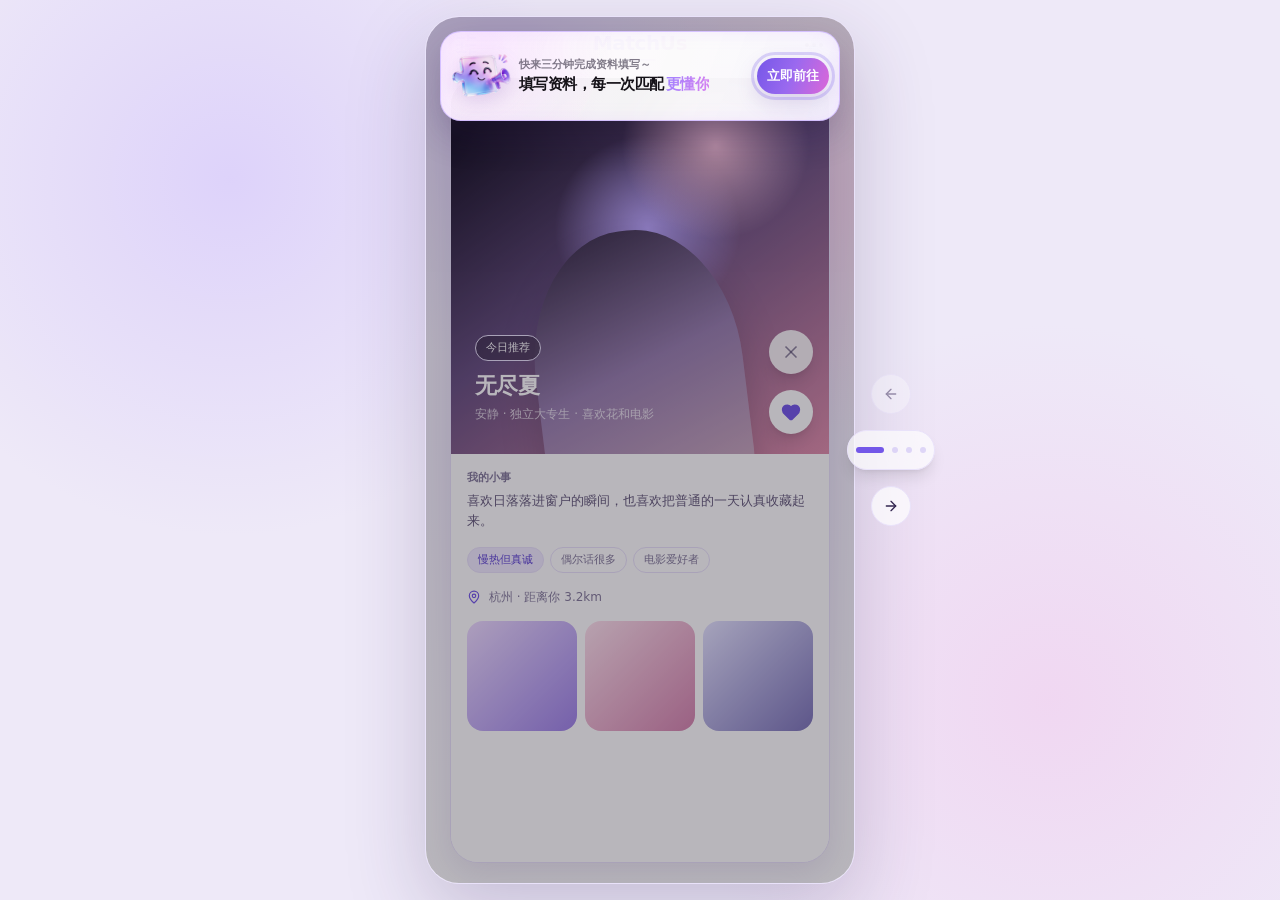
<file: matchus-live/index.html>
<!doctype html>
<html lang="zh-CN">
  <head>
    <meta charset="UTF-8" />
    <meta name="viewport" content="width=device-width, initial-scale=1.0, viewport-fit=cover" />
    <link rel="icon" type="image/png" sizes="149x149" href="./favicon.png" />
    <meta name="theme-color" content="#f8f5ff" />
    <meta name="description" content="MatchUs 交互设计作品集" />
    <title>MatchUs · 交互设计作品集</title>
    <script type="module" crossorigin src="./assets/index-DX_dwEUv.js"></script>
    <link rel="stylesheet" crossorigin href="./assets/index-GriuXpQp.css">
  </head>
  <body>
    <div id="root"></div>
  </body>
</html>
</file>
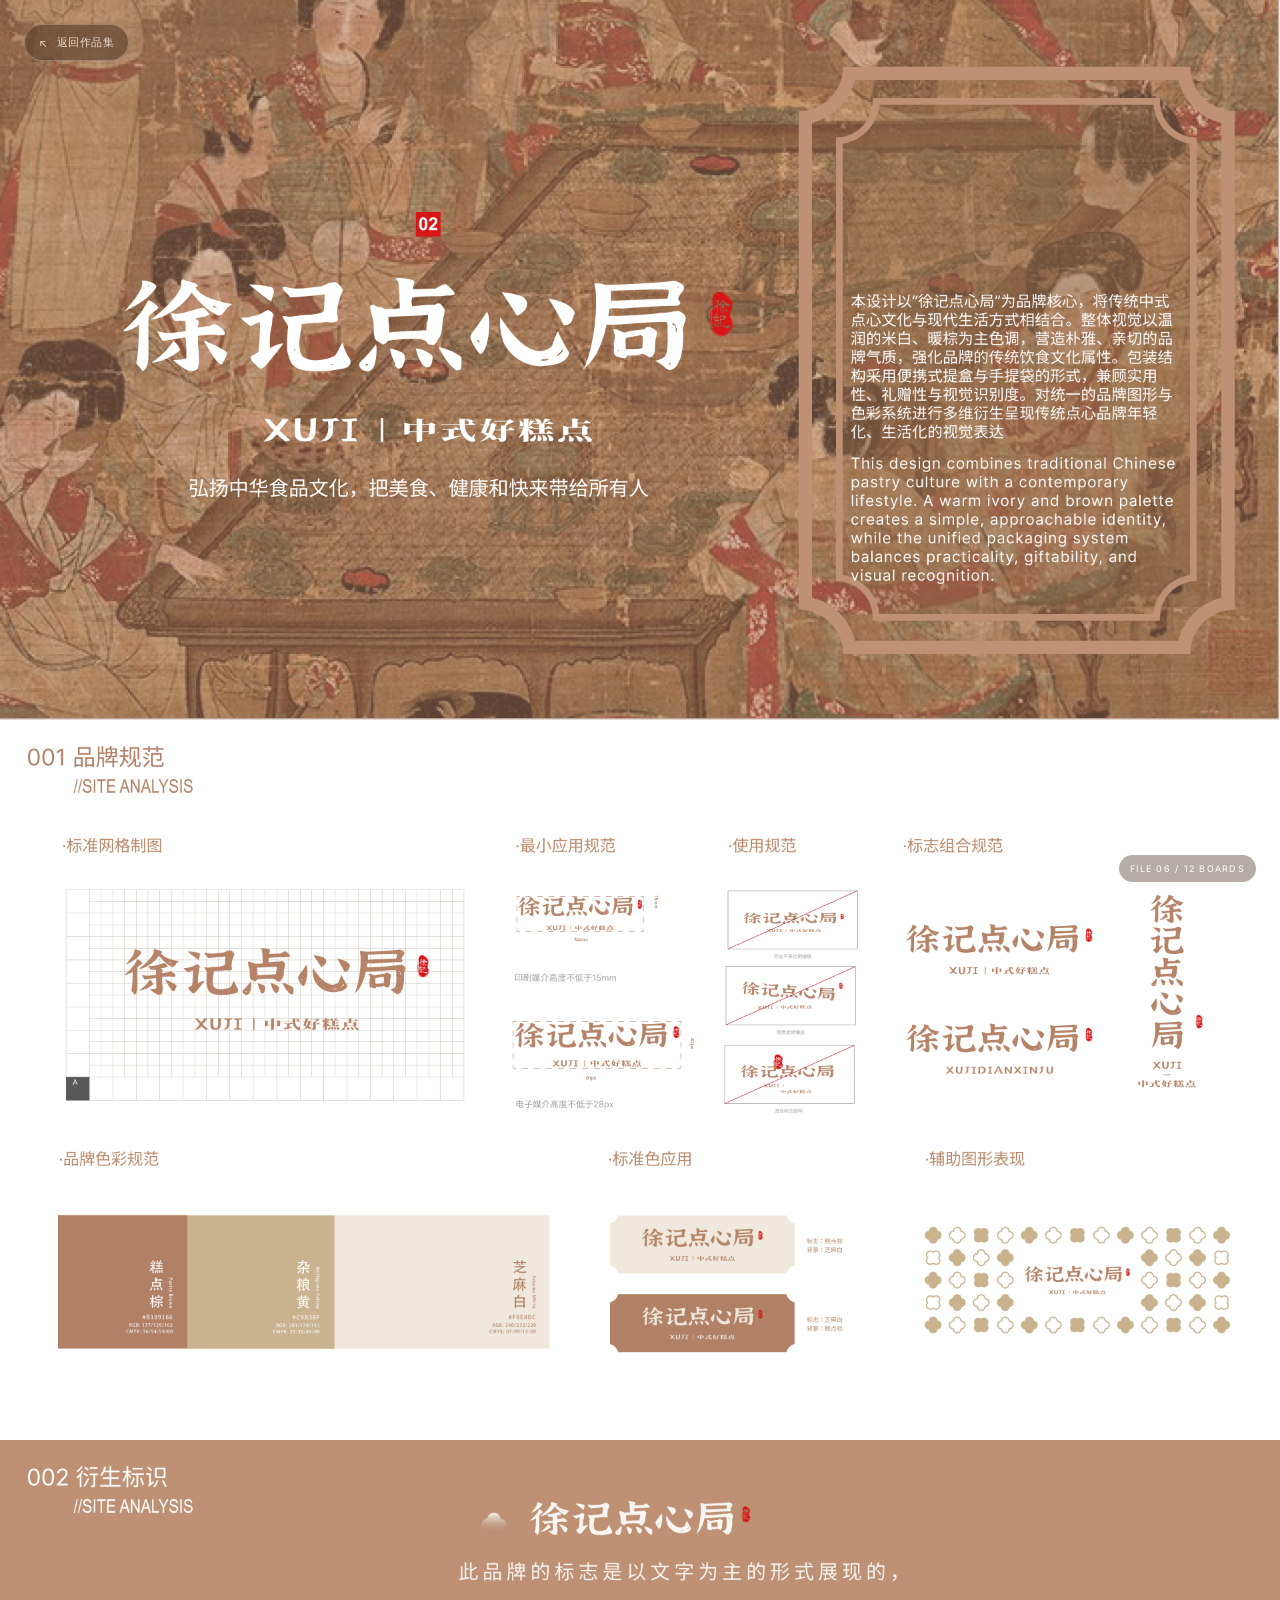
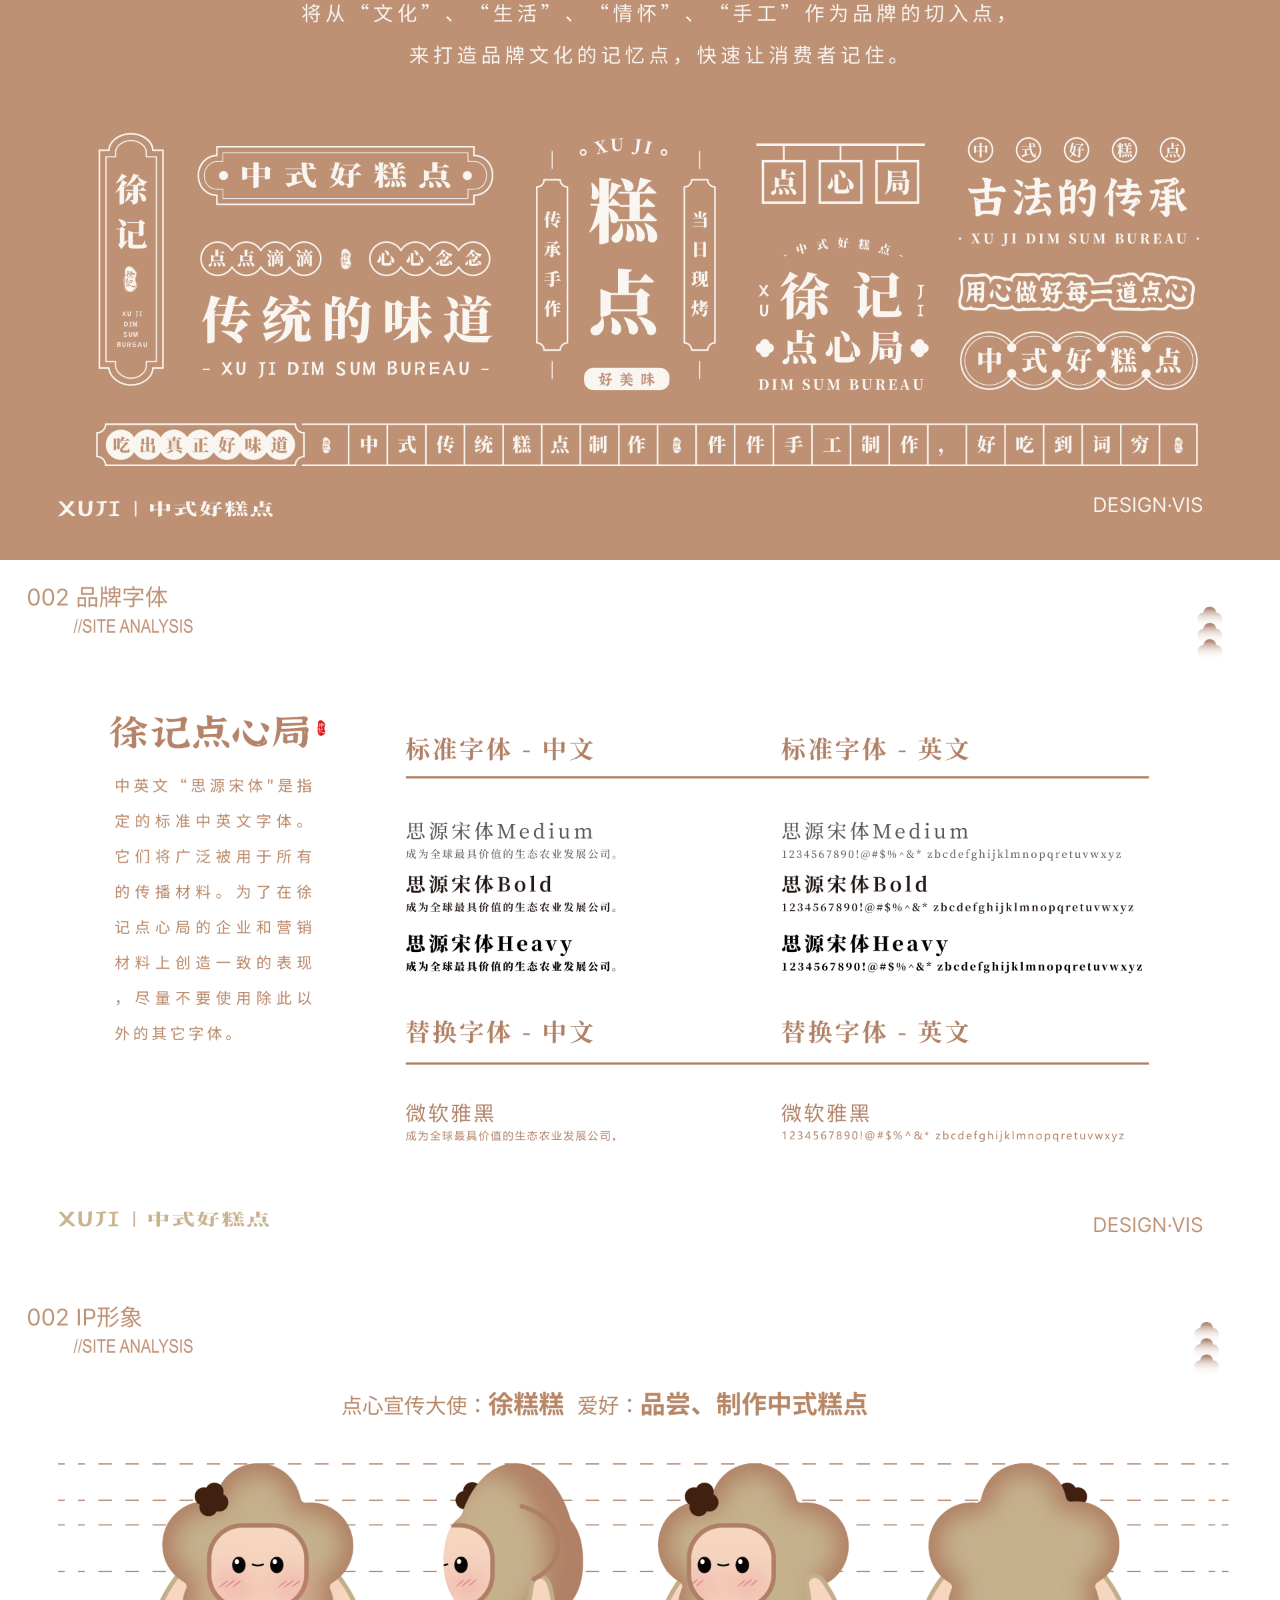
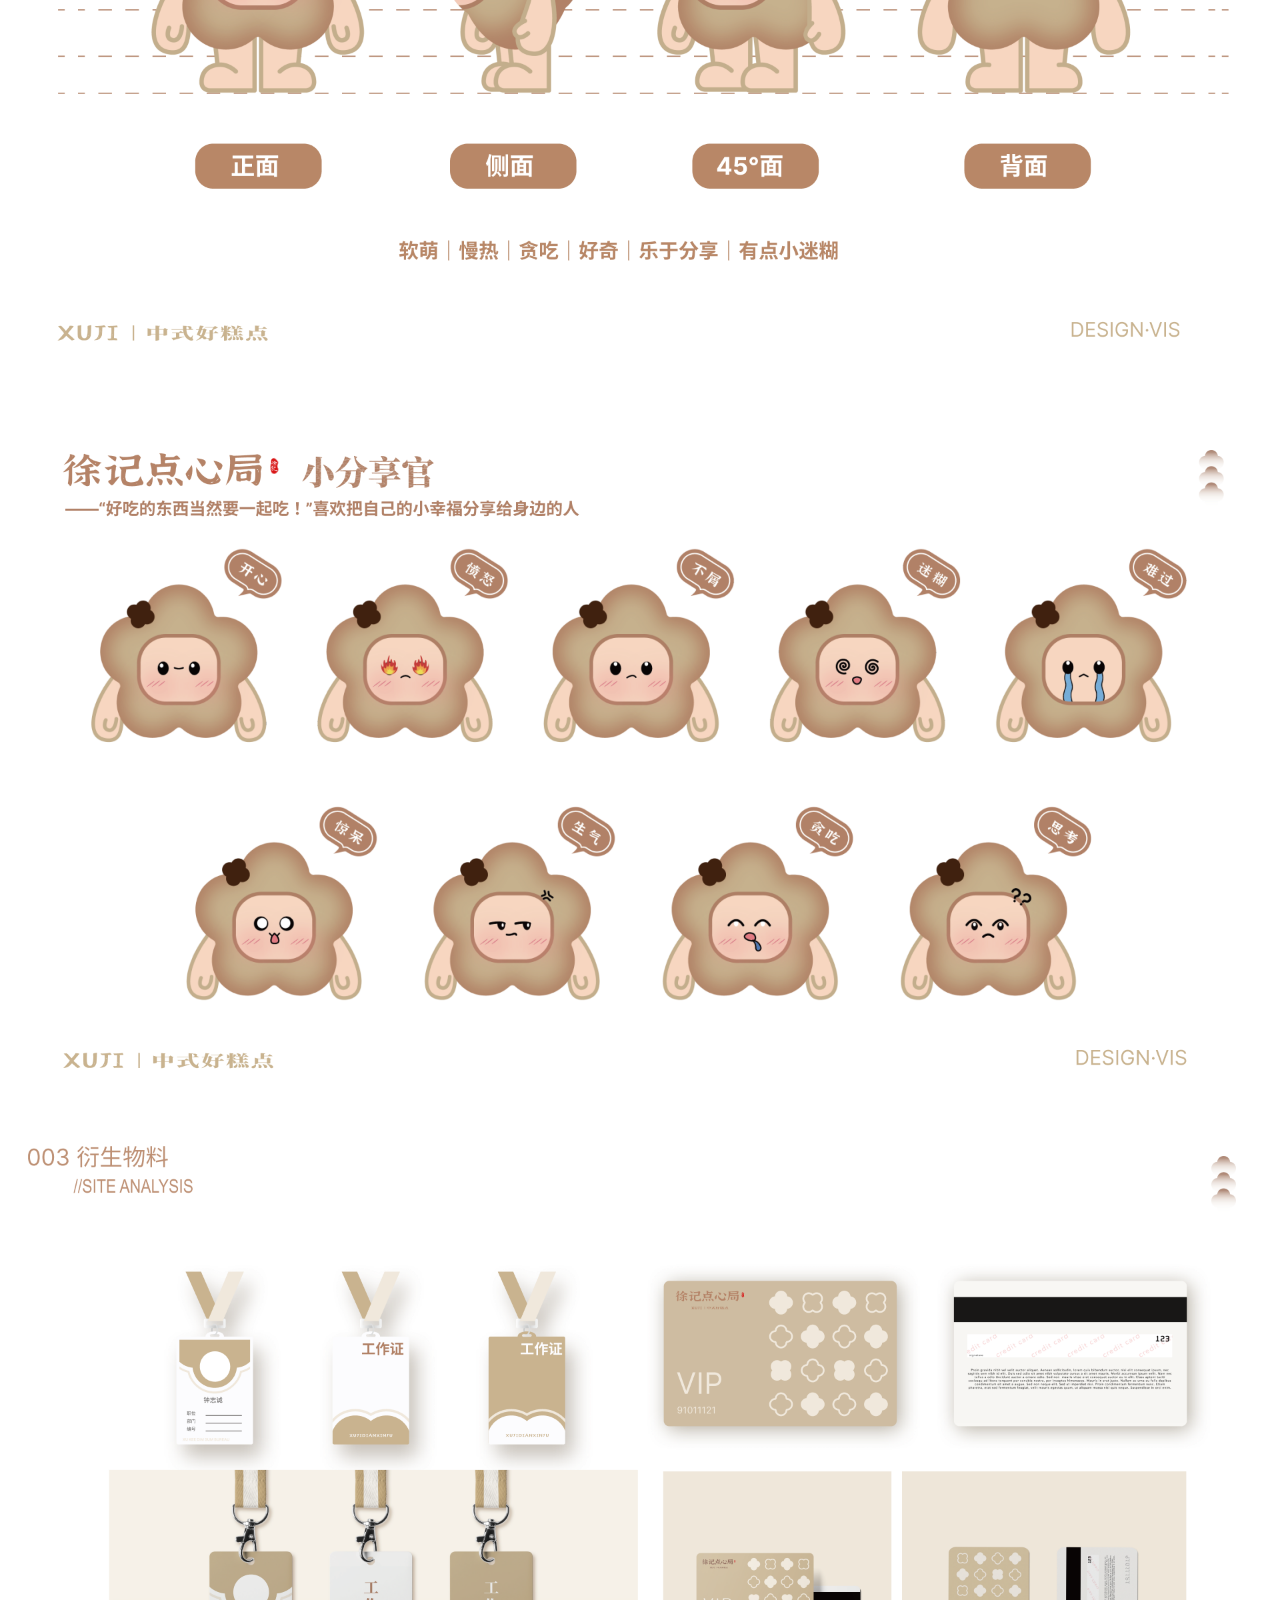
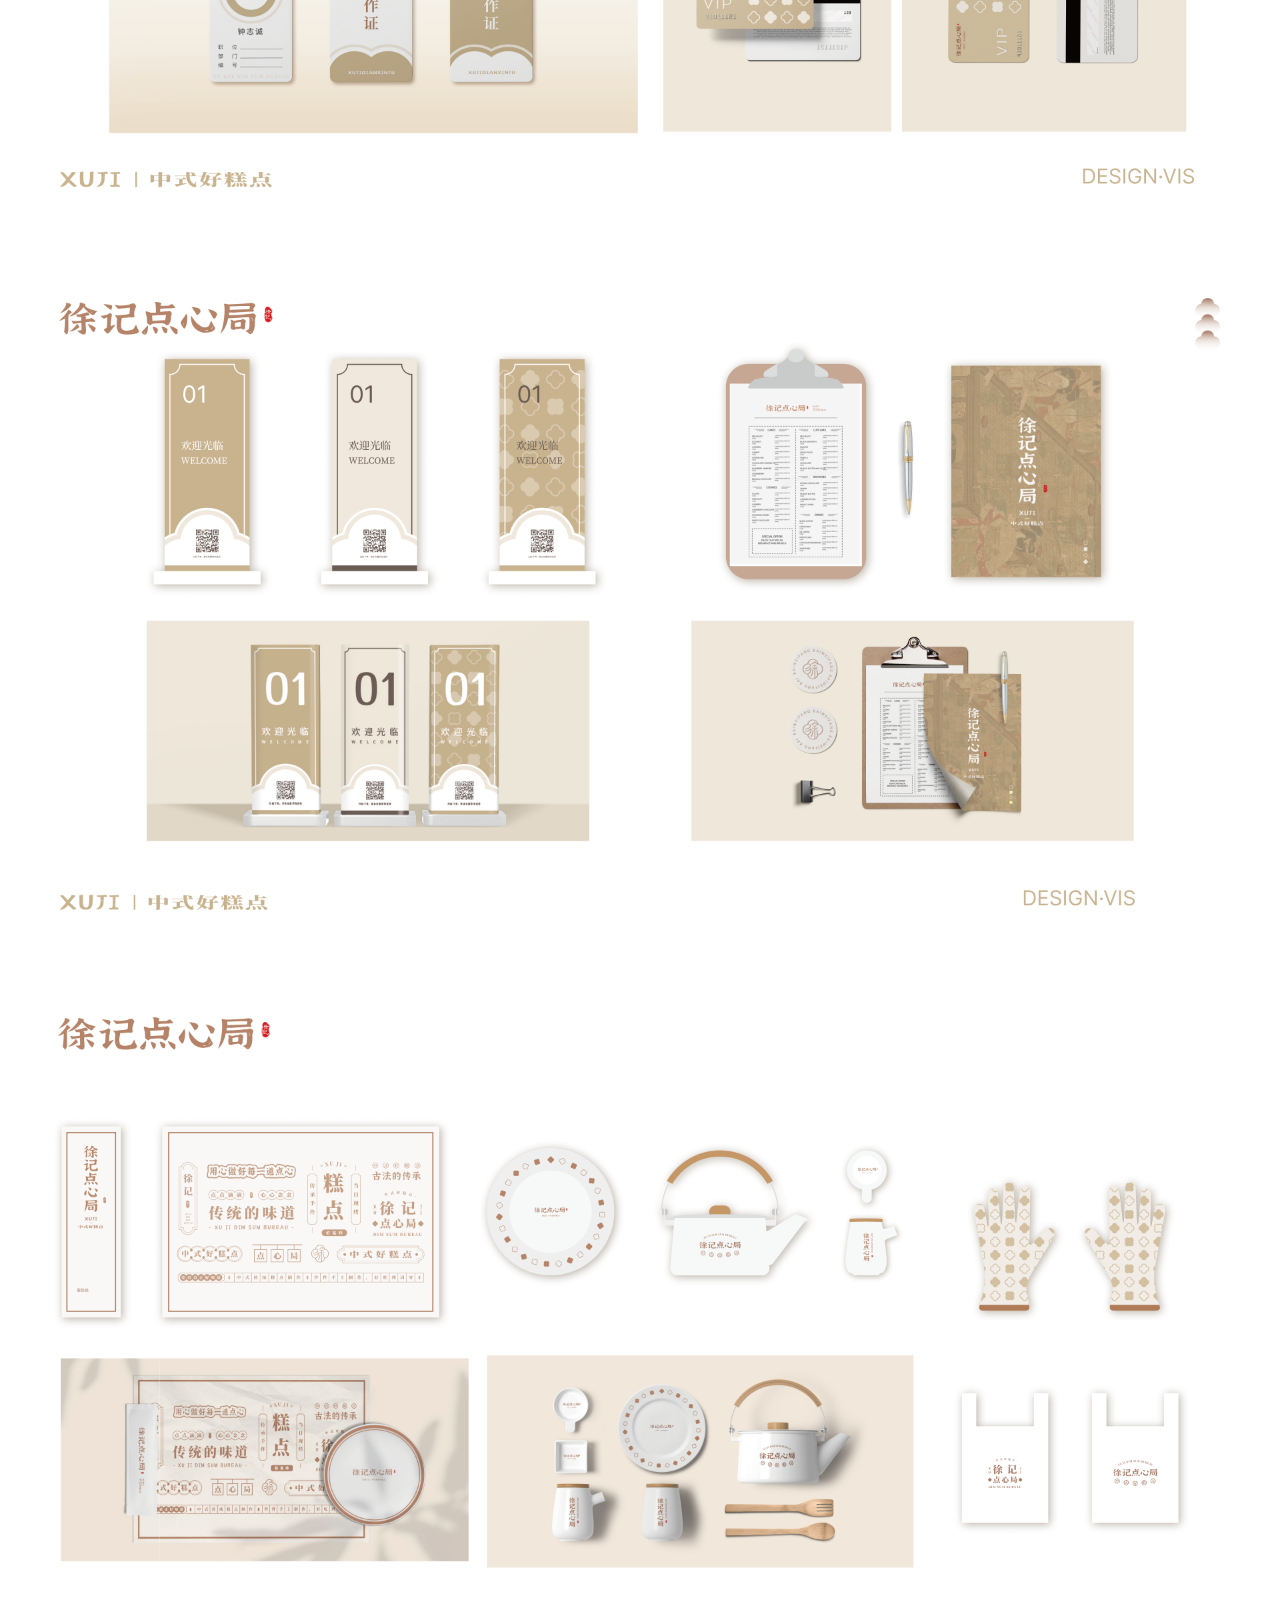
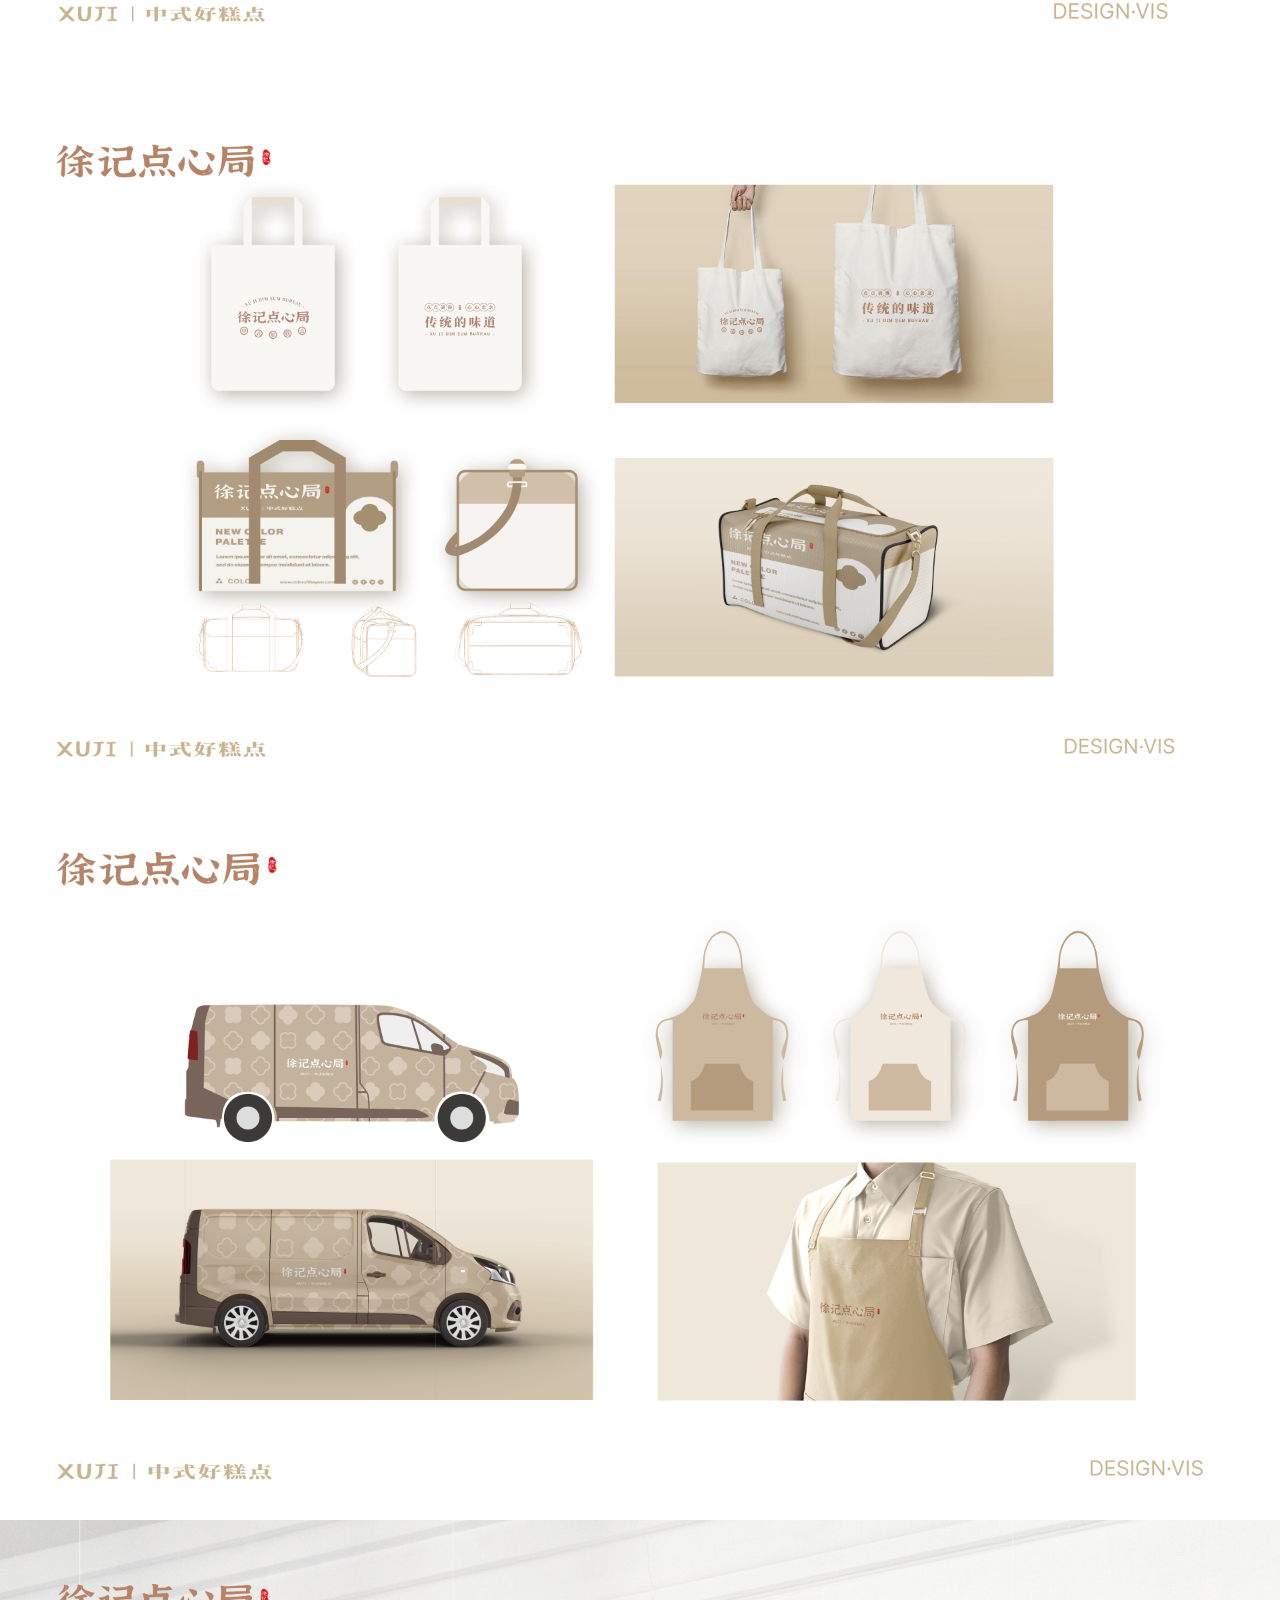
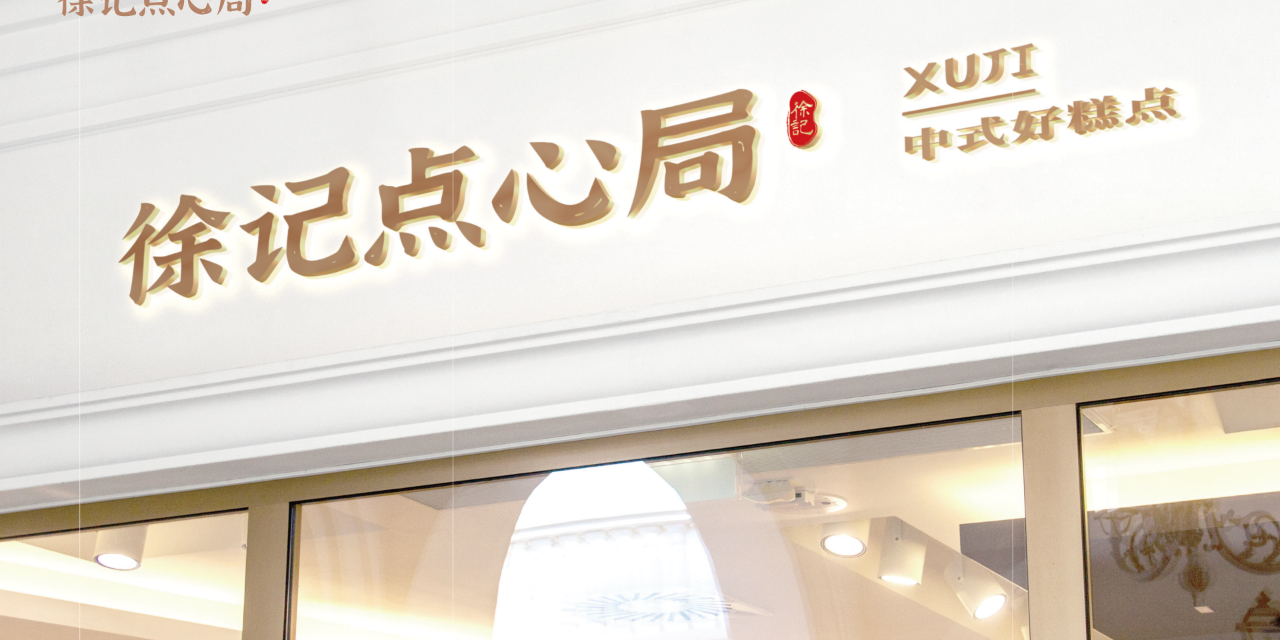
<file: brand-project.html>
<!doctype html>
<html lang="zh-CN">
<head>
  <meta charset="utf-8">
  <meta name="viewport" content="width=device-width,initial-scale=1">
  <meta name="theme-color" content="#8b664f">
  <title>徐记点心局品牌VI设计 — Luella</title>
  <link rel="stylesheet" href="./brand-project.css">
</head>
<body>
  <main class="brand-project" aria-label="徐记点心局品牌VI设计项目">
    <img class="project-board" src="./assets/brand-01.png" alt="徐记点心局品牌VI设计项目封面">
    <img class="project-board" src="./assets/brand-02.png" alt="徐记点心局品牌背景与设计概念" loading="lazy" decoding="async">
    <img class="project-board" src="./assets/brand-03.png" alt="徐记点心局品牌定位与视觉研究" loading="lazy" decoding="async">
    <img class="project-board" src="./assets/brand-04.png" alt="徐记点心局标志设计" loading="lazy" decoding="async">
    <img class="project-board" src="./assets/brand-05.png" alt="徐记点心局标准字与图形系统" loading="lazy" decoding="async">
    <img class="project-board" src="./assets/brand-06.png" alt="徐记点心局品牌色彩系统" loading="lazy" decoding="async">
    <img class="project-board" src="./assets/brand-07.png" alt="徐记点心局辅助图形应用" loading="lazy" decoding="async">
    <img class="project-board" src="./assets/brand-08.png" alt="徐记点心局包装应用展示一" loading="lazy" decoding="async">
    <img class="project-board" src="./assets/brand-09.png" alt="徐记点心局包装应用展示二" loading="lazy" decoding="async">
    <img class="project-board" src="./assets/brand-10.png" alt="徐记点心局品牌物料展示" loading="lazy" decoding="async">
    <img class="project-board" src="./assets/brand-11.png" alt="徐记点心局品牌场景展示" loading="lazy" decoding="async">
    <img class="project-board" src="./assets/brand-12.png" alt="徐记点心局品牌VI项目总结" loading="lazy" decoding="async">
  </main>
  <a class="project-back" href="./design-work.html" aria-label="返回设计作品列表"><span>↖</span> 返回作品集</a>
  <p class="project-index" aria-hidden="true">FILE 06 / 12 BOARDS</p>
</body>
</html>
</file>
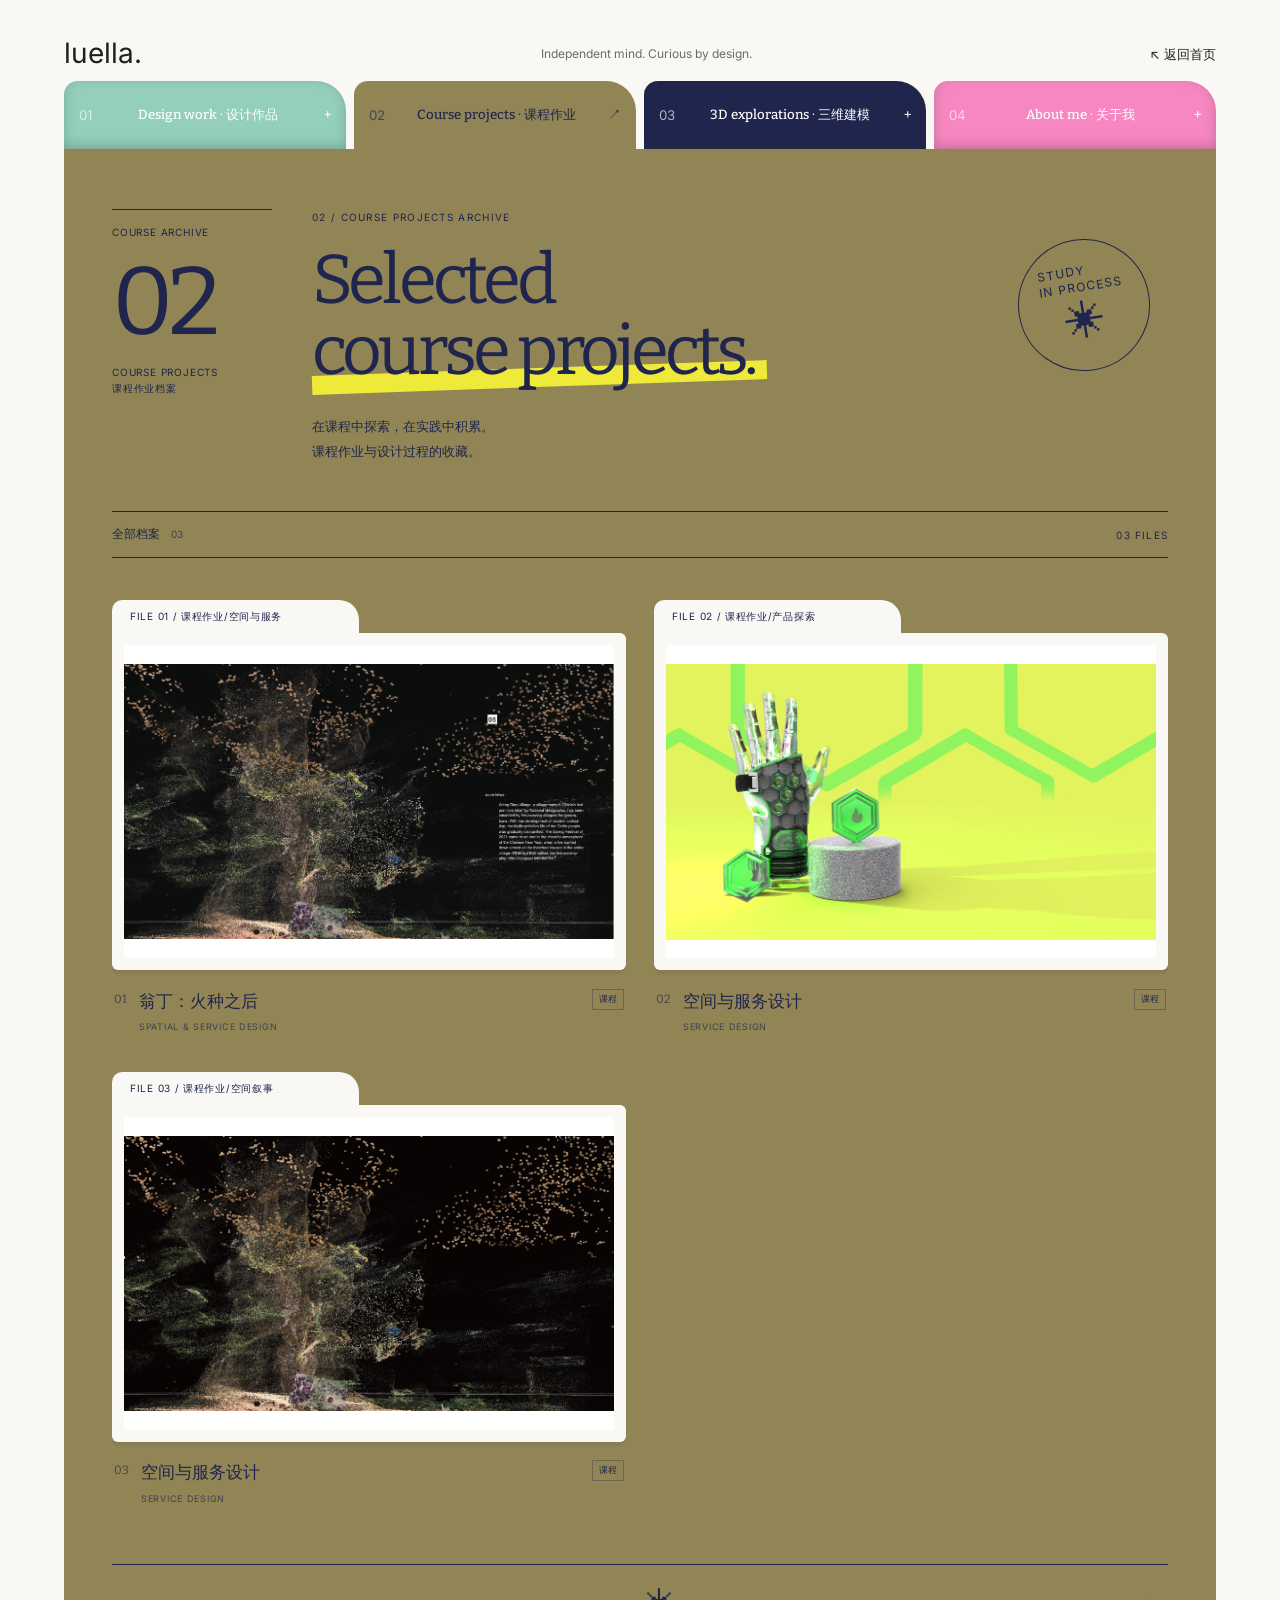
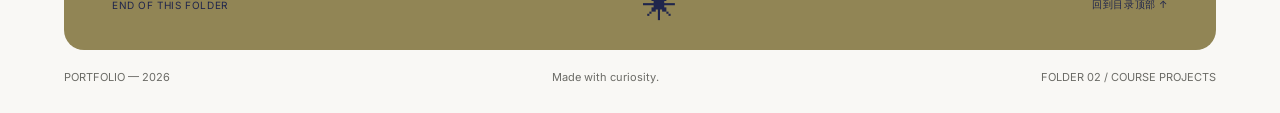
<file: course-projects.html>
<!doctype html>
<html lang="zh-CN">
<head>
  <meta charset="utf-8"><meta name="viewport" content="width=device-width,initial-scale=1">
  <meta name="theme-color" content="#918555">
  <title>Course projects — Luella’s archive</title>
  <link rel="stylesheet" href="./home.css"><link rel="stylesheet" href="./archive.css"><link rel="stylesheet" href="./project-detail.css"><link rel="stylesheet" href="./course-projects.css">
</head>
<body>
<main class="page archive-page course-page" data-theme="course">
  <header><a class="logo" href="./">luella.</a><small>Independent mind. Curious by design.</small><a class="back-home" href="./">↖ 返回首页</a></header>
  <nav class="tabs archive-tabs" aria-label="作品集栏目">
    <a class="tab" data-theme="design" href="./design-work.html"><small>01</small><span class="label">Design work<span class="separator"> · </span><span>设计作品</span></span><span>+</span></a>
    <a class="tab" data-theme="course" href="./course-projects.html" aria-current="page"><small>02</small><span class="label">Course projects<span class="separator"> · </span><span>课程作业</span></span><span>↗</span></a>
    <a class="tab" data-theme="explorations" href="./?theme=explorations"><small>03</small><span class="label">3D explorations<span class="separator"> · </span><span>三维建模</span></span><span>+</span></a>
    <a class="tab" data-theme="about" href="./?theme=about"><small>04</small><span class="label">About me<span class="separator"> · </span><span>关于我</span></span><span>+</span></a>
  </nav>
  <section class="archive course-archive" aria-labelledby="course-title">
    <div class="archive-heading">
      <div class="folder-index"><span>COURSE ARCHIVE</span><strong>02</strong><span>COURSE PROJECTS<br>课程作业档案</span></div>
      <div class="heading-copy"><p class="eyebrow">02 / COURSE PROJECTS ARCHIVE</p><h1 id="course-title">Selected<br><em>course projects.</em></h1><p class="archive-intro">在课程中探索，在实践中积累。<br>课程作业与设计过程的收藏。</p></div>
      <div class="archive-stamp" aria-hidden="true">STUDY<br>IN PROCESS<span>✳</span></div>
    </div>
    <div class="archive-toolbar"><div class="course-filter-label">全部档案 <span>03</span></div><span class="result-count" role="status">03 FILES</span></div>
    <div class="project-grid course-grid" id="course-projects">
      <article class="project course-project">
        <div class="file-tab">FILE 01 / 课程作业/空间与服务</div>
        <a class="cover-button" href="./wengding-project.html" aria-label="查看翁丁空间与服务设计项目"><div class="cover-art project-image"><img src="./assets/wengding-01.jpg" alt="翁丁空间与服务设计项目封面"></div><span class="project-cursor">查看项目 ↗</span></a>
        <div class="project-meta"><span class="project-number">01</span><div><h2>翁丁：火种之后</h2><p>SPATIAL &amp; SERVICE DESIGN</p></div><span class="sample-tag">课程</span></div>
      </article>
      <article class="project course-project">
        <div class="file-tab">FILE 02 / 课程作业/产品探索</div>
        <button class="cover-button course-card-button" type="button" aria-label="查看课程项目二" data-image="./assets/course-02-cover.png" data-title="空间与服务设计 02"><div class="cover-art project-image"><img src="./assets/course-02-cover.png" alt="课程项目二封面"></div><span class="project-cursor">查看项目 ↗</span></button>
        <div class="project-meta"><span class="project-number">02</span><div><h2>空间与服务设计</h2><p>SERVICE DESIGN</p></div><span class="sample-tag">课程</span></div>
      </article>
      <article class="project course-project">
        <div class="file-tab">FILE 03 / 课程作业/空间叙事</div>
        <button class="cover-button course-card-button" type="button" aria-label="查看课程项目三" data-image="./assets/course-03-cover.png" data-title="空间与服务设计 03"><div class="cover-art project-image"><img src="./assets/course-03-cover.png" alt="课程项目三封面"></div><span class="project-cursor">查看项目 ↗</span></button>
        <div class="project-meta"><span class="project-number">03</span><div><h2>空间与服务设计</h2><p>SERVICE DESIGN</p></div><span class="sample-tag">课程</span></div>
      </article>
    </div>
    <div class="archive-end"><span>END OF THIS FOLDER</span><span class="end-star" aria-hidden="true">✳</span><a href="#course-title">回到目录顶部 ↑</a></div>
  </section>
  <footer><span>PORTFOLIO — 2026</span><span>Made with curiosity.</span><span>FOLDER 02 / COURSE PROJECTS</span></footer>
</main>
<dialog class="cover-dialog" aria-labelledby="course-preview-title"><button class="close-preview" type="button" aria-label="关闭项目预览">关闭 ×</button><div class="preview-art"><img alt=""></div><div class="preview-caption"><span class="eyebrow">COURSE PROJECT / 课程项目</span><h2 id="course-preview-title"></h2><p>课程作业封面预览</p></div></dialog>
<script type="module" src="./course-projects.js"></script>
</body>
</html>
</file>
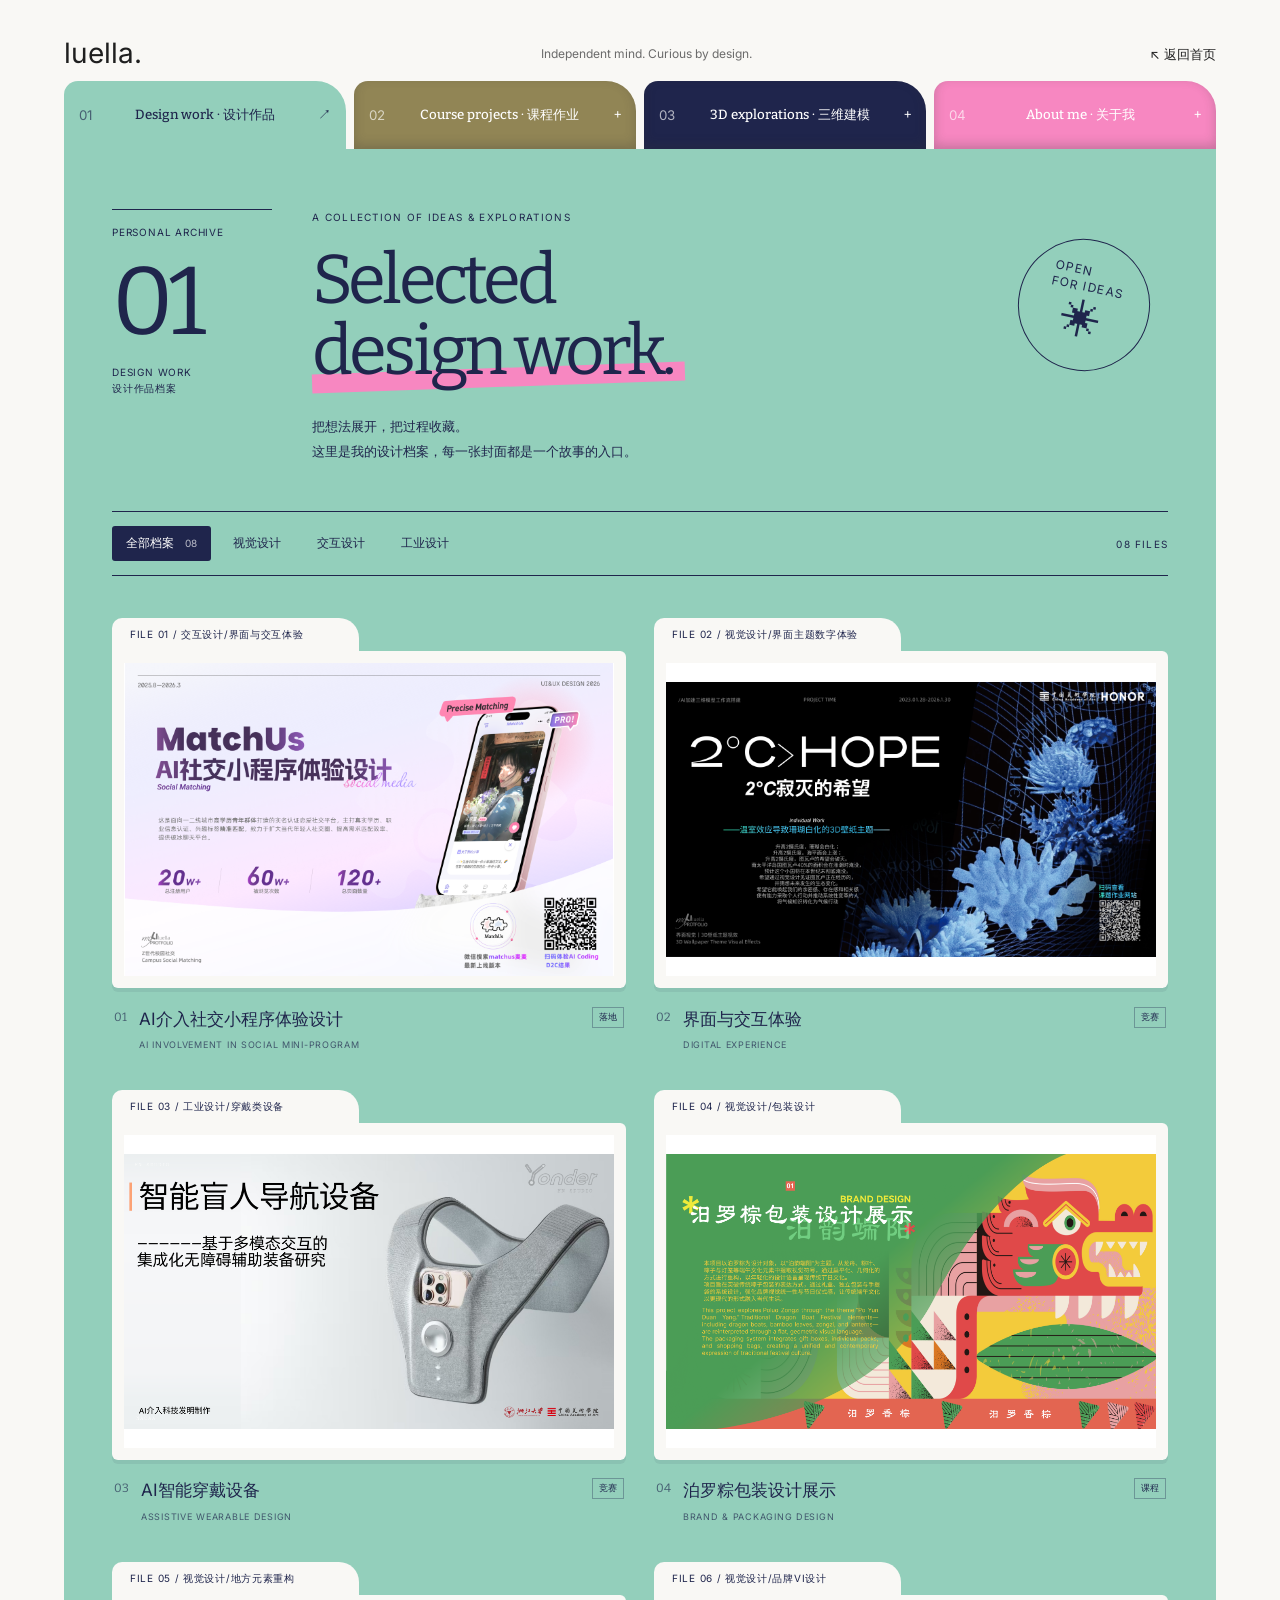
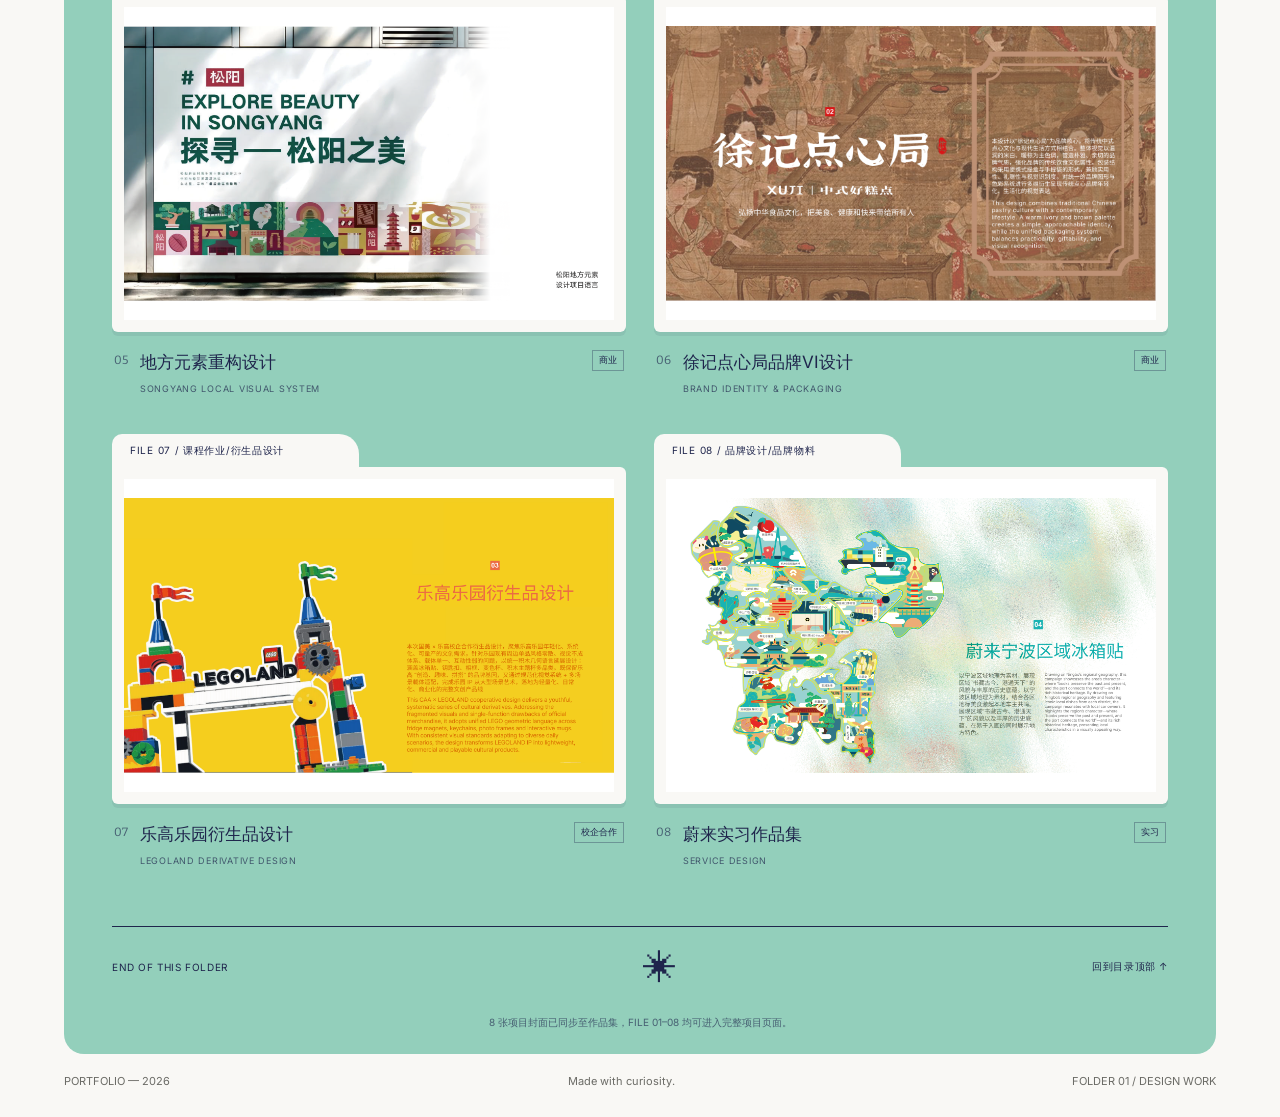
<file: design-work.html>
<!doctype html>
<html lang="zh-CN">
<head>
  <meta charset="utf-8"><meta name="viewport" content="width=device-width,initial-scale=1">
  <title>Design work — Luella’s archive</title>
  <link rel="stylesheet" href="./home.css"><link rel="stylesheet" href="./archive.css"><link rel="stylesheet" href="./project-detail.css">
<script src="https://mcp.figma.com/mcp/html-to-design/capture.js" async></script></head>
<body>
<main class="page archive-page" data-theme="design">
  <header><a class="logo" href="./">luella.</a><small>Independent mind. Curious by design.</small><a class="back-home" href="./">↖ 返回首页</a></header>
  <nav class="tabs archive-tabs" aria-label="作品集栏目">
    <a class="tab" data-theme="design" href="./design-work.html" aria-current="page"><small>01</small><span class="label">Design work<span class="separator"> · </span><span>设计作品</span></span><span>↗</span></a>
    <a class="tab" data-theme="course" href="./course-projects.html"><small>02</small><span class="label">Course projects<span class="separator"> · </span><span>课程作业</span></span><span>+</span></a>
    <a class="tab" data-theme="explorations" href="./?theme=explorations"><small>03</small><span class="label">3D explorations<span class="separator"> · </span><span>三维建模</span></span><span>+</span></a>
    <a class="tab" data-theme="about" href="./?theme=about"><small>04</small><span class="label">About me<span class="separator"> · </span><span>关于我</span></span><span>+</span></a>
  </nav>
  <section class="archive" aria-labelledby="archive-title">
    <div class="archive-heading">
      <div class="folder-index"><span>PERSONAL ARCHIVE</span><strong>01</strong><span>DESIGN WORK<br>设计作品档案</span></div>
      <div class="heading-copy"><p class="eyebrow">A COLLECTION OF IDEAS & EXPLORATIONS</p><h1 id="archive-title">Selected<br><em>design work.</em></h1><p class="archive-intro">把想法展开，把过程收藏。<br>这里是我的设计档案，每一张封面都是一个故事的入口。</p></div>
      <div class="archive-stamp" aria-hidden="true">OPEN<br>FOR IDEAS<span>✳</span></div>
    </div>
    <div class="archive-toolbar"><div class="filters" role="group" aria-label="筛选项目类型"><button type="button" data-filter="all" aria-pressed="true">全部档案 <span>08</span></button><button type="button" data-filter="visual" aria-pressed="false">视觉设计</button><button type="button" data-filter="interactive" aria-pressed="false">交互设计</button><button type="button" data-filter="industrial" aria-pressed="false">工业设计</button></div><span class="result-count" role="status">08 FILES</span></div>
    <div class="project-grid" id="projects"></div>
    <div class="archive-end"><span>END OF THIS FOLDER</span><span class="end-star" aria-hidden="true">✳</span><a href="#archive-title">回到目录顶部 ↑</a></div>
    <p class="sample-note">8 张项目封面已同步至作品集，FILE 01–08 均可进入完整项目页面。</p>
  </section>
  <footer><span>PORTFOLIO — 2026</span><span>Made with curiosity.</span><span>FOLDER 01 / DESIGN WORK</span></footer>
</main>
<dialog class="cover-dialog" aria-labelledby="preview-title"><button class="close-preview" type="button" aria-label="关闭封面预览">关闭 ×</button><div class="preview-art"></div><div class="preview-caption"><span class="eyebrow">COVER PREVIEW / 封面预览</span><h2 id="preview-title"></h2><p>示例封面 · 正式项目内容待补充</p></div></dialog>
<script type="module" src="./archive.js"></script>
</body></html>
</file>
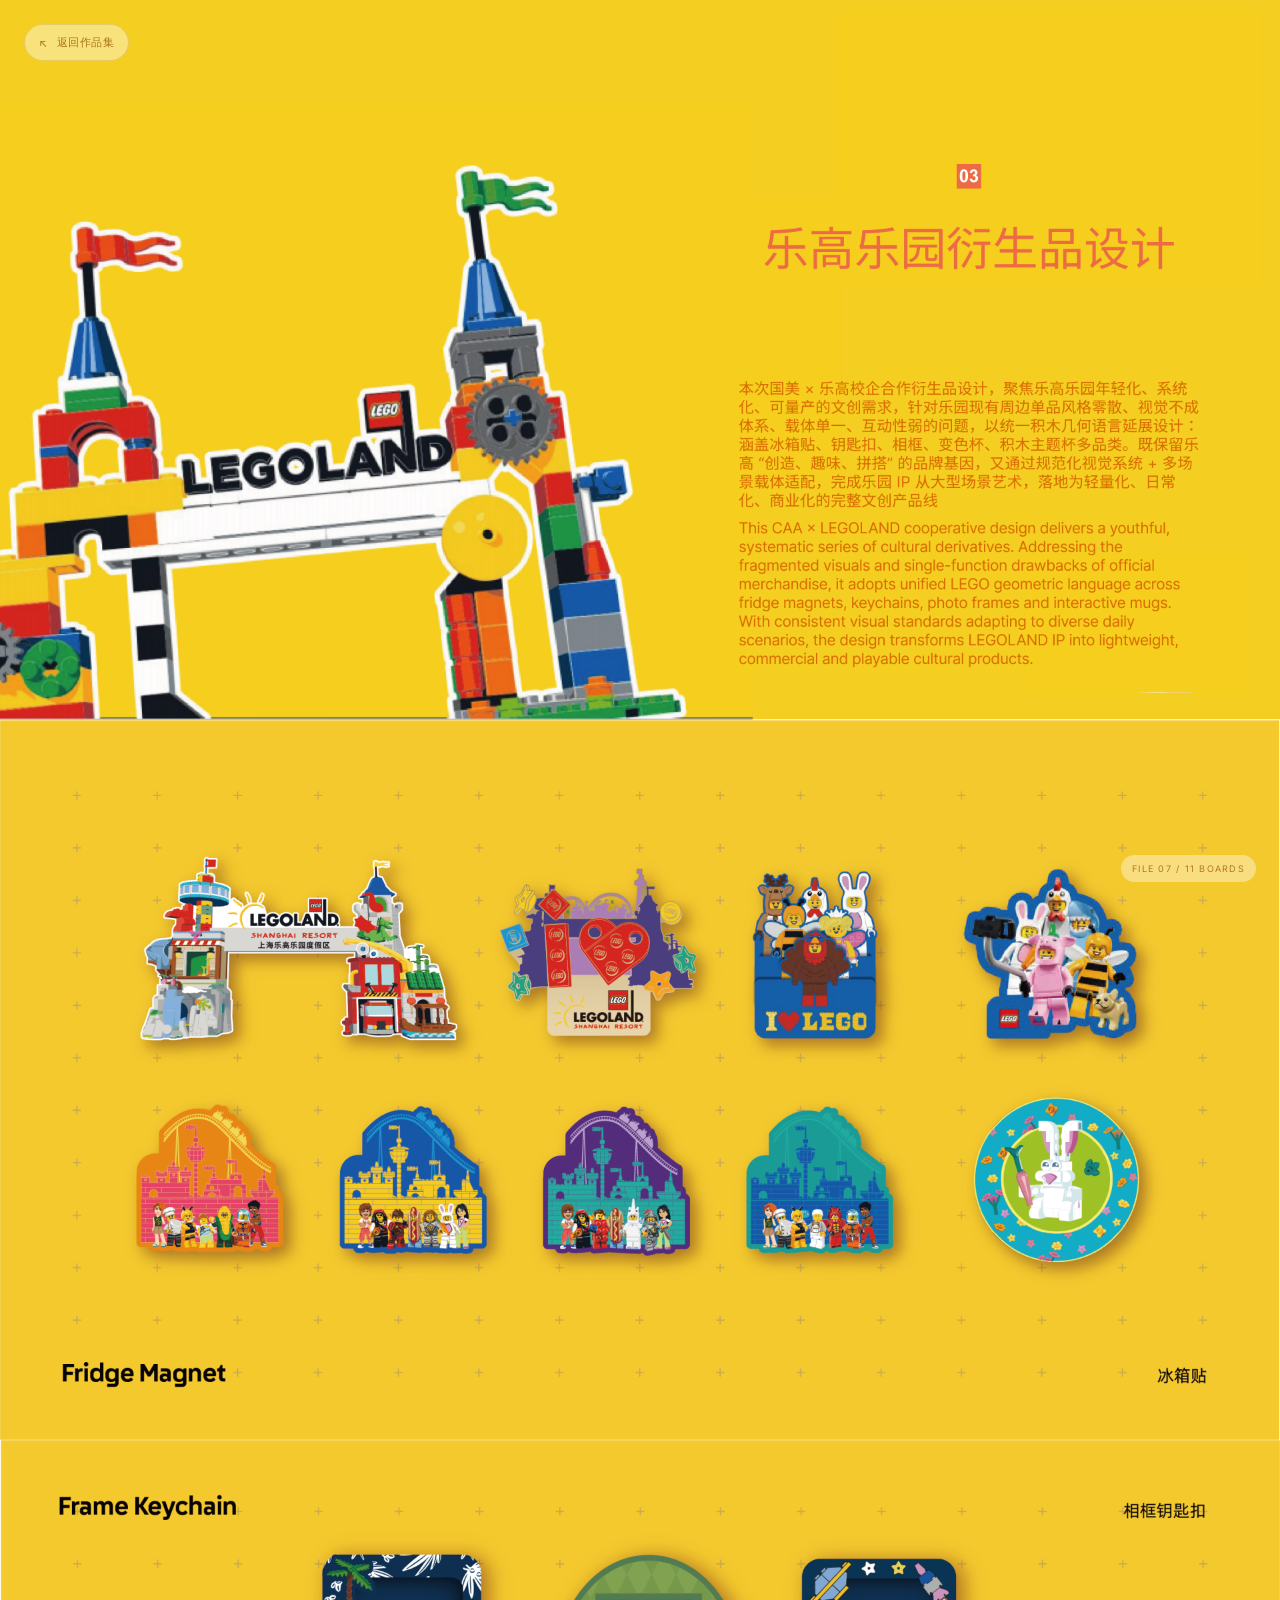
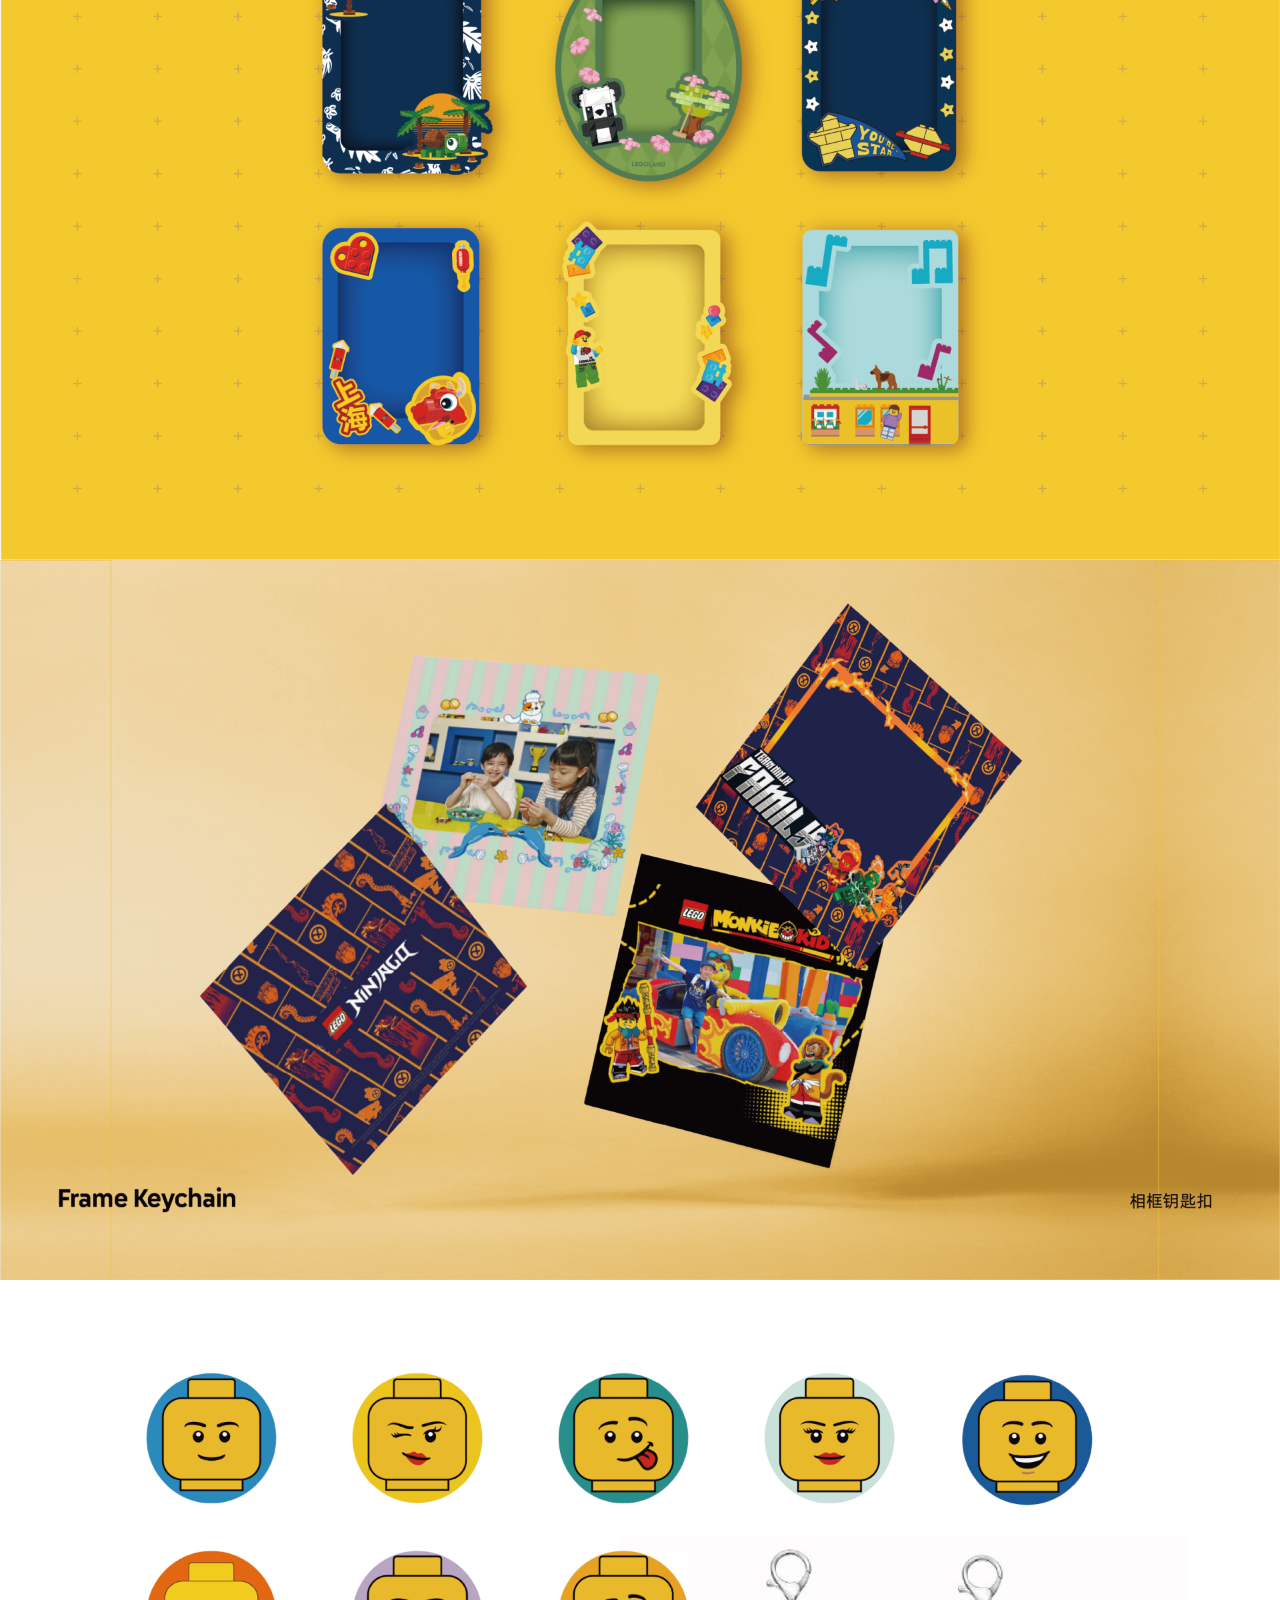
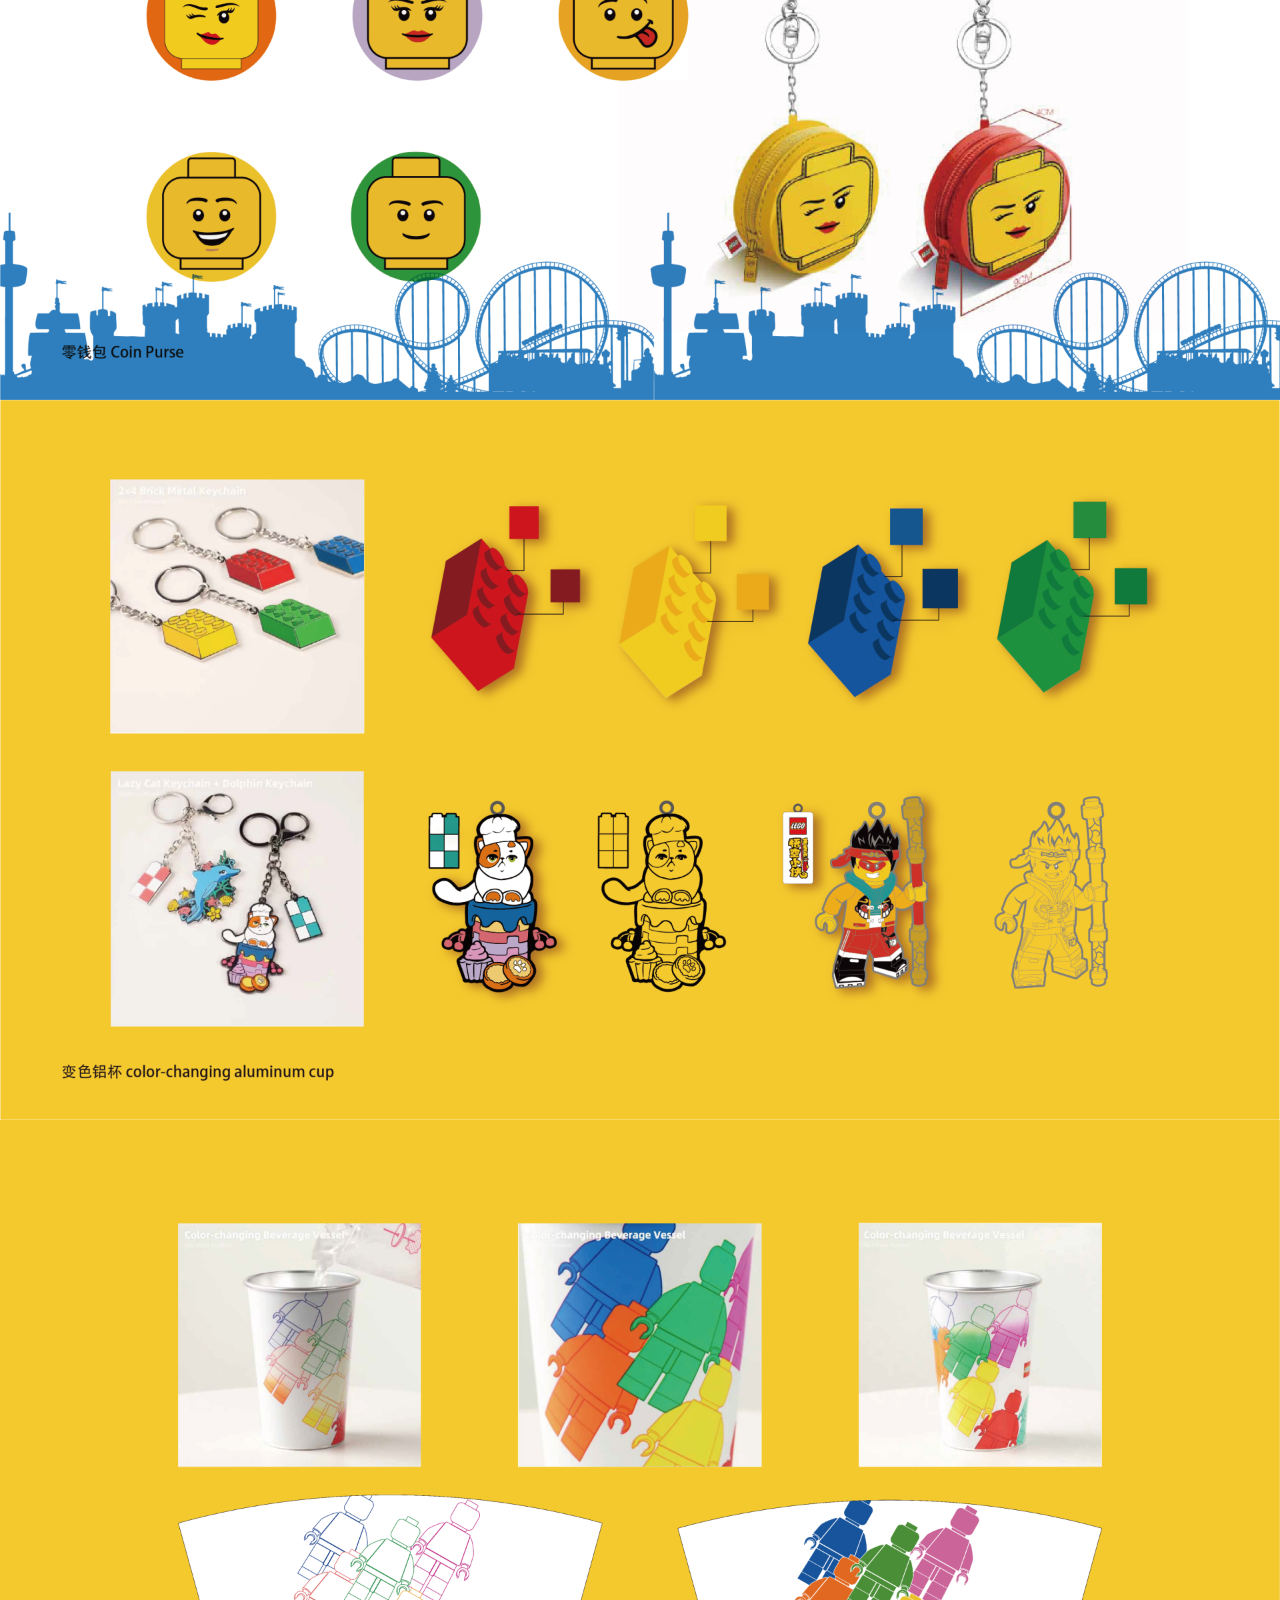
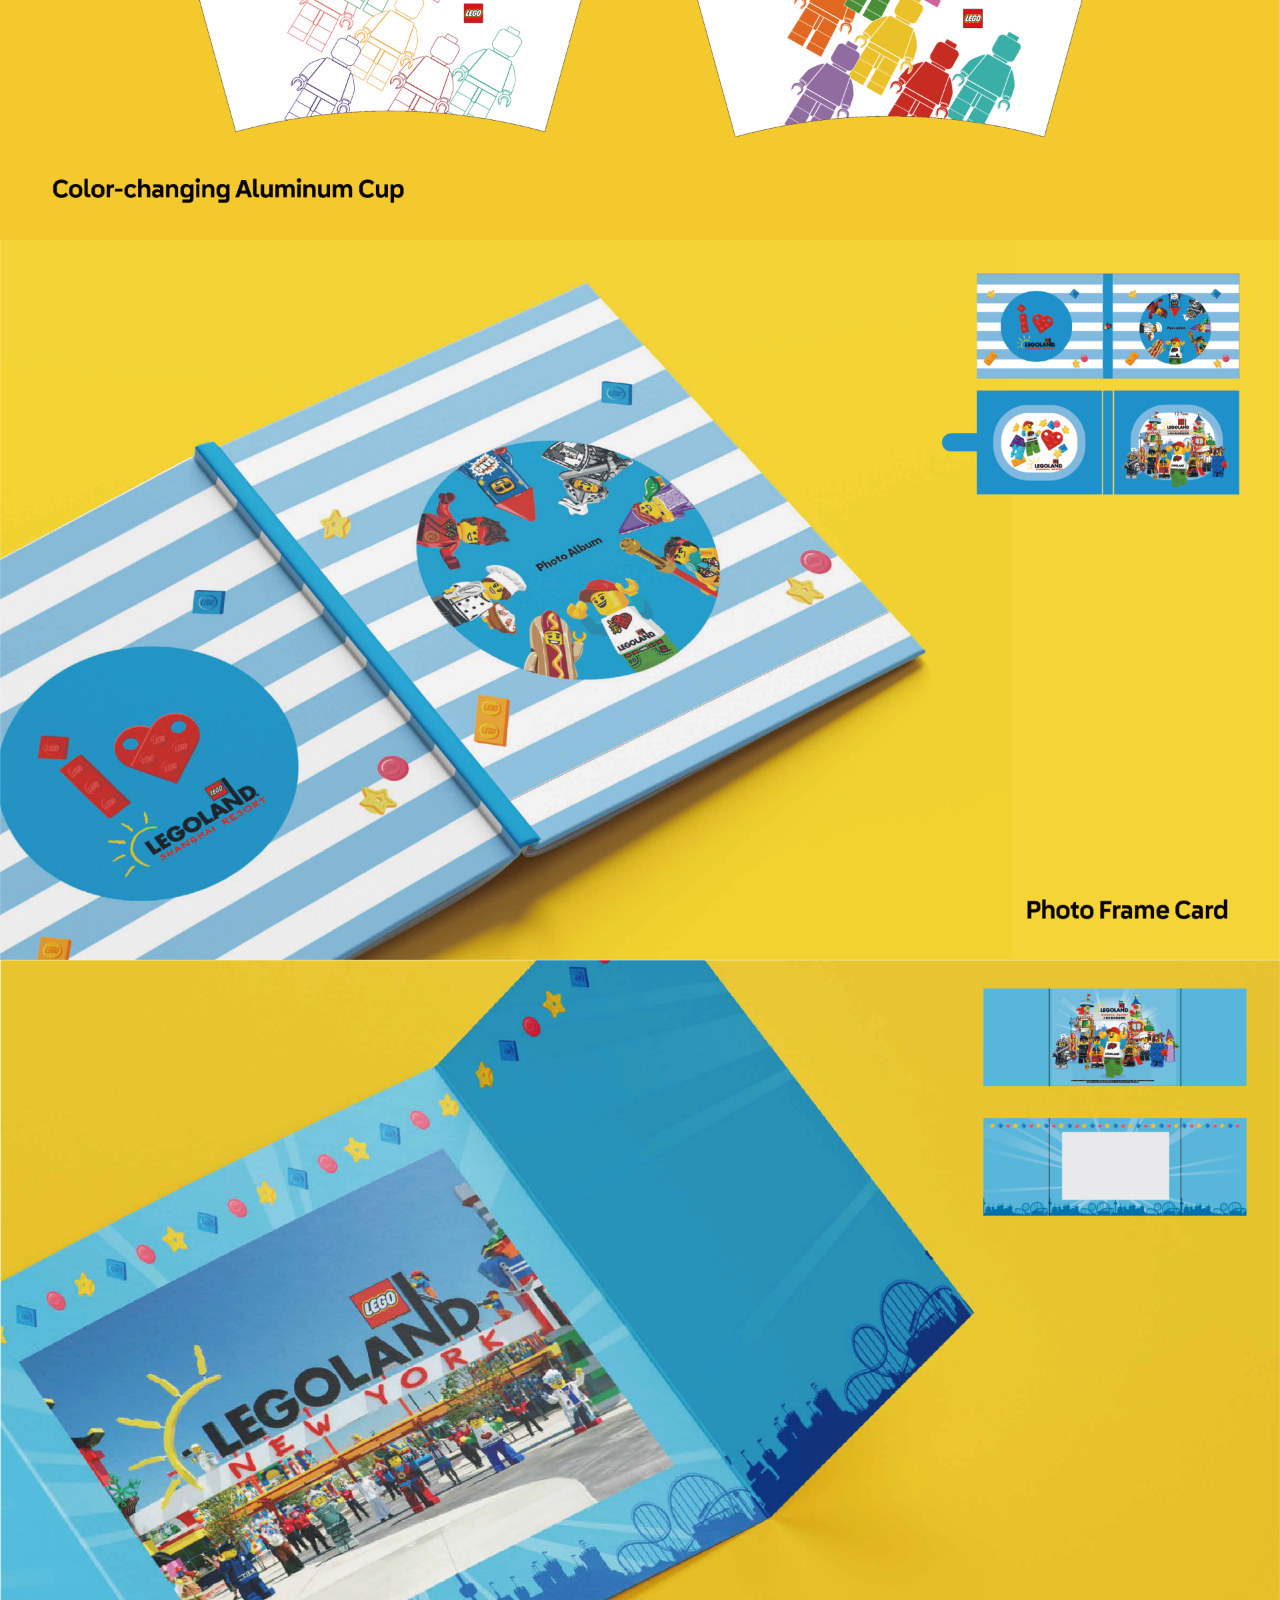
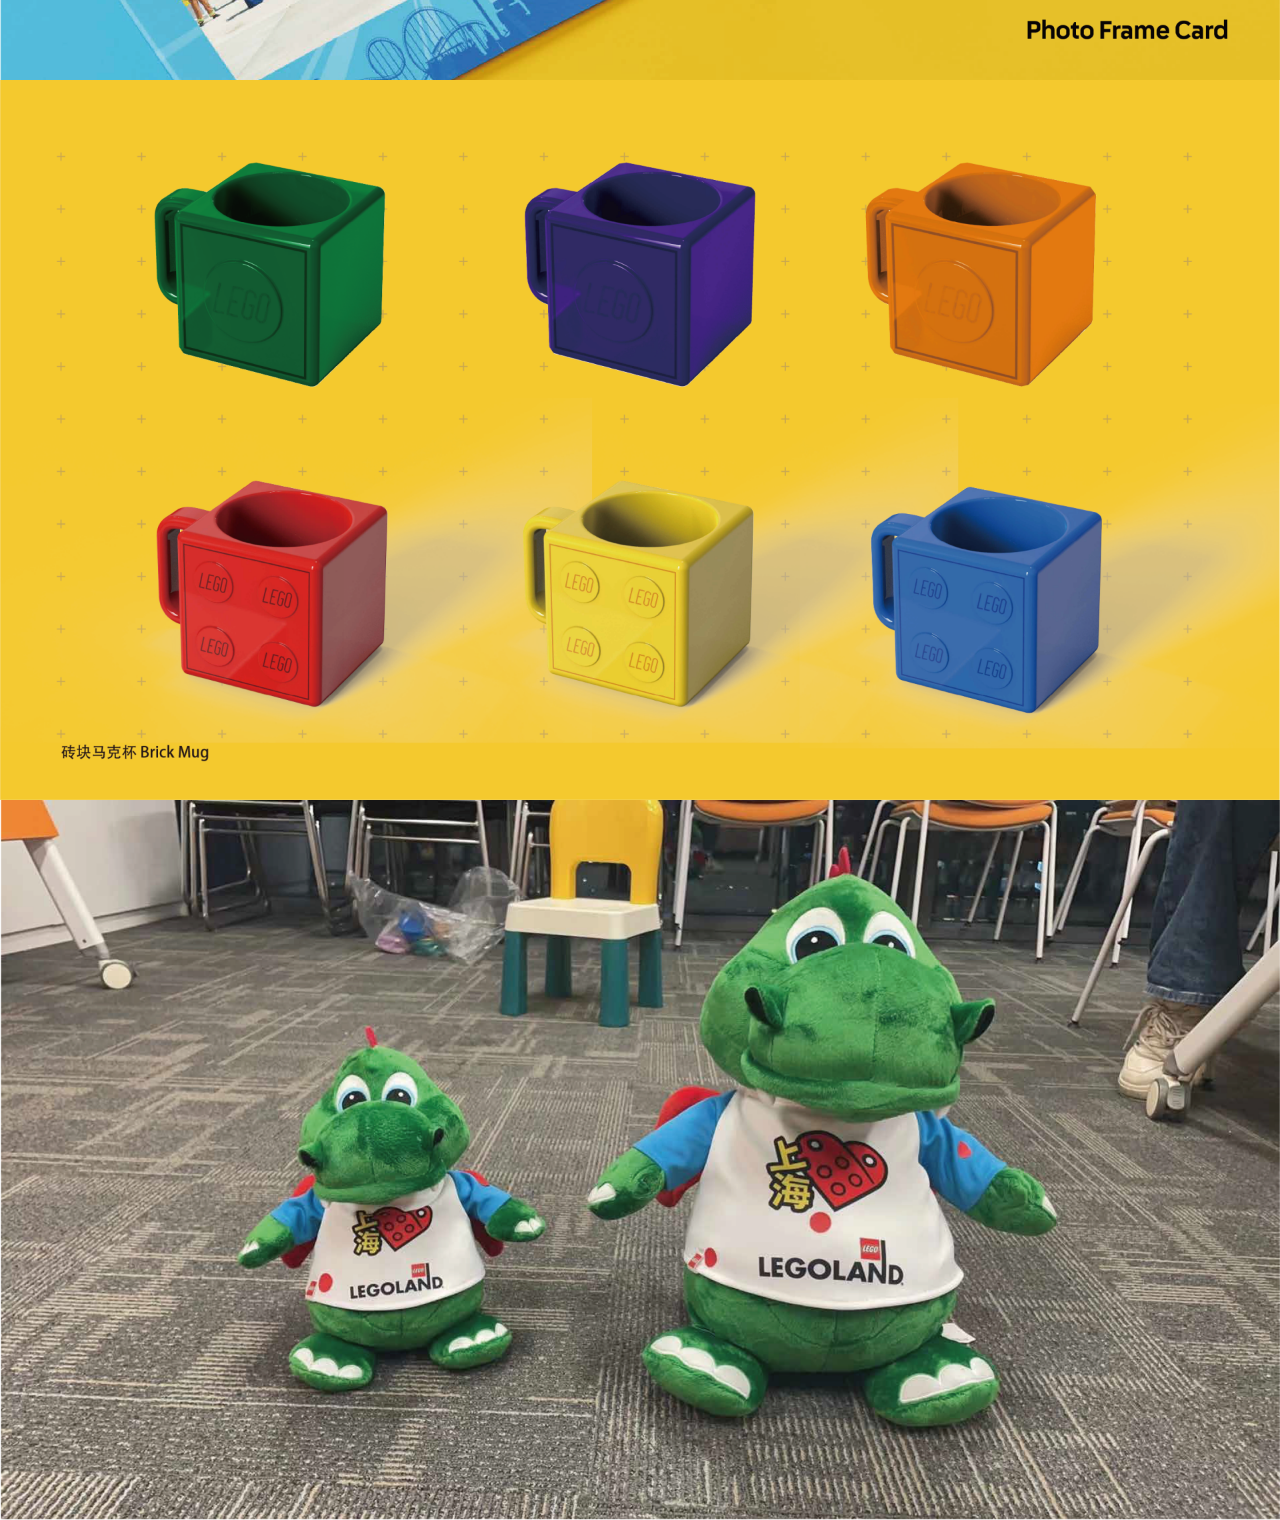
<file: lego-project.html>
<!doctype html>
<html lang="zh-CN">
<head>
  <meta charset="utf-8">
  <meta name="viewport" content="width=device-width,initial-scale=1">
  <meta name="theme-color" content="#fbd51b">
  <title>乐高乐园衍生品设计 — Luella</title>
  <link rel="stylesheet" href="./lego-project.css">
</head>
<body>
  <main class="lego-project" aria-label="乐高乐园衍生品设计项目">
    <img class="project-board" src="./assets/lego-01.png" alt="乐高乐园衍生品设计项目封面">
    <img class="project-board" src="./assets/lego-02.png" alt="乐高乐园项目背景与品牌研究" loading="lazy" decoding="async">
    <img class="project-board" src="./assets/lego-03.png" alt="乐高乐园衍生品概念与视觉语言" loading="lazy" decoding="async">
    <img class="project-board" src="./assets/lego-04.png" alt="乐高乐园衍生品设计方案一" loading="lazy" decoding="async">
    <img class="project-board" src="./assets/lego-05.png" alt="乐高乐园衍生品设计方案二" loading="lazy" decoding="async">
    <img class="project-board" src="./assets/lego-06.png" alt="乐高乐园衍生品设计方案三" loading="lazy" decoding="async">
    <img class="project-board" src="./assets/lego-07.png" alt="乐高乐园衍生品应用展示一" loading="lazy" decoding="async">
    <img class="project-board" src="./assets/lego-08.png" alt="乐高乐园衍生品应用展示二" loading="lazy" decoding="async">
    <img class="project-board" src="./assets/lego-09.png" alt="乐高乐园衍生品应用展示三" loading="lazy" decoding="async">
    <img class="project-board" src="./assets/lego-10.png" alt="乐高乐园衍生品系列展示" loading="lazy" decoding="async">
    <img class="project-board" src="./assets/lego-11.png" alt="乐高乐园衍生品项目总结" loading="lazy" decoding="async">
  </main>
  <a class="project-back" href="./design-work.html" aria-label="返回设计作品列表"><span>↖</span> 返回作品集</a>
  <p class="project-index" aria-hidden="true">FILE 07 / 11 BOARDS</p>
</body>
</html>
</file>
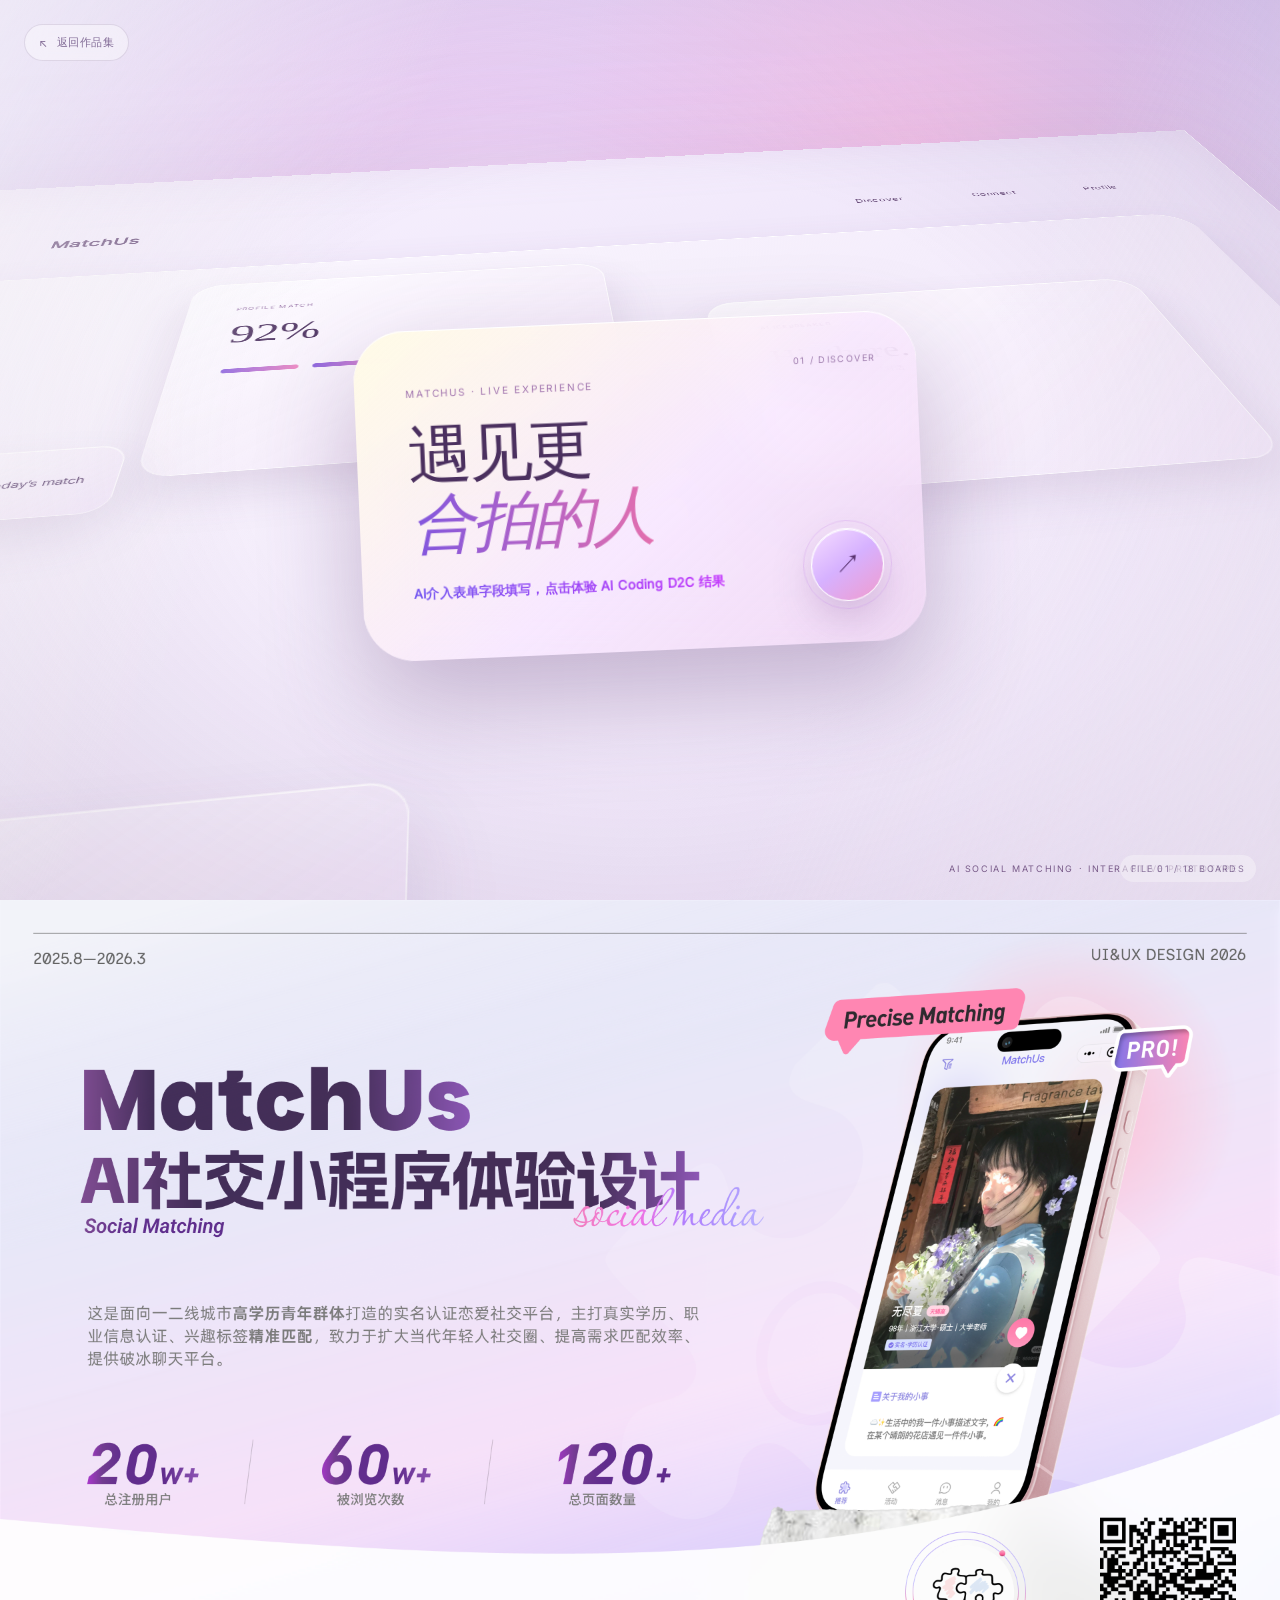
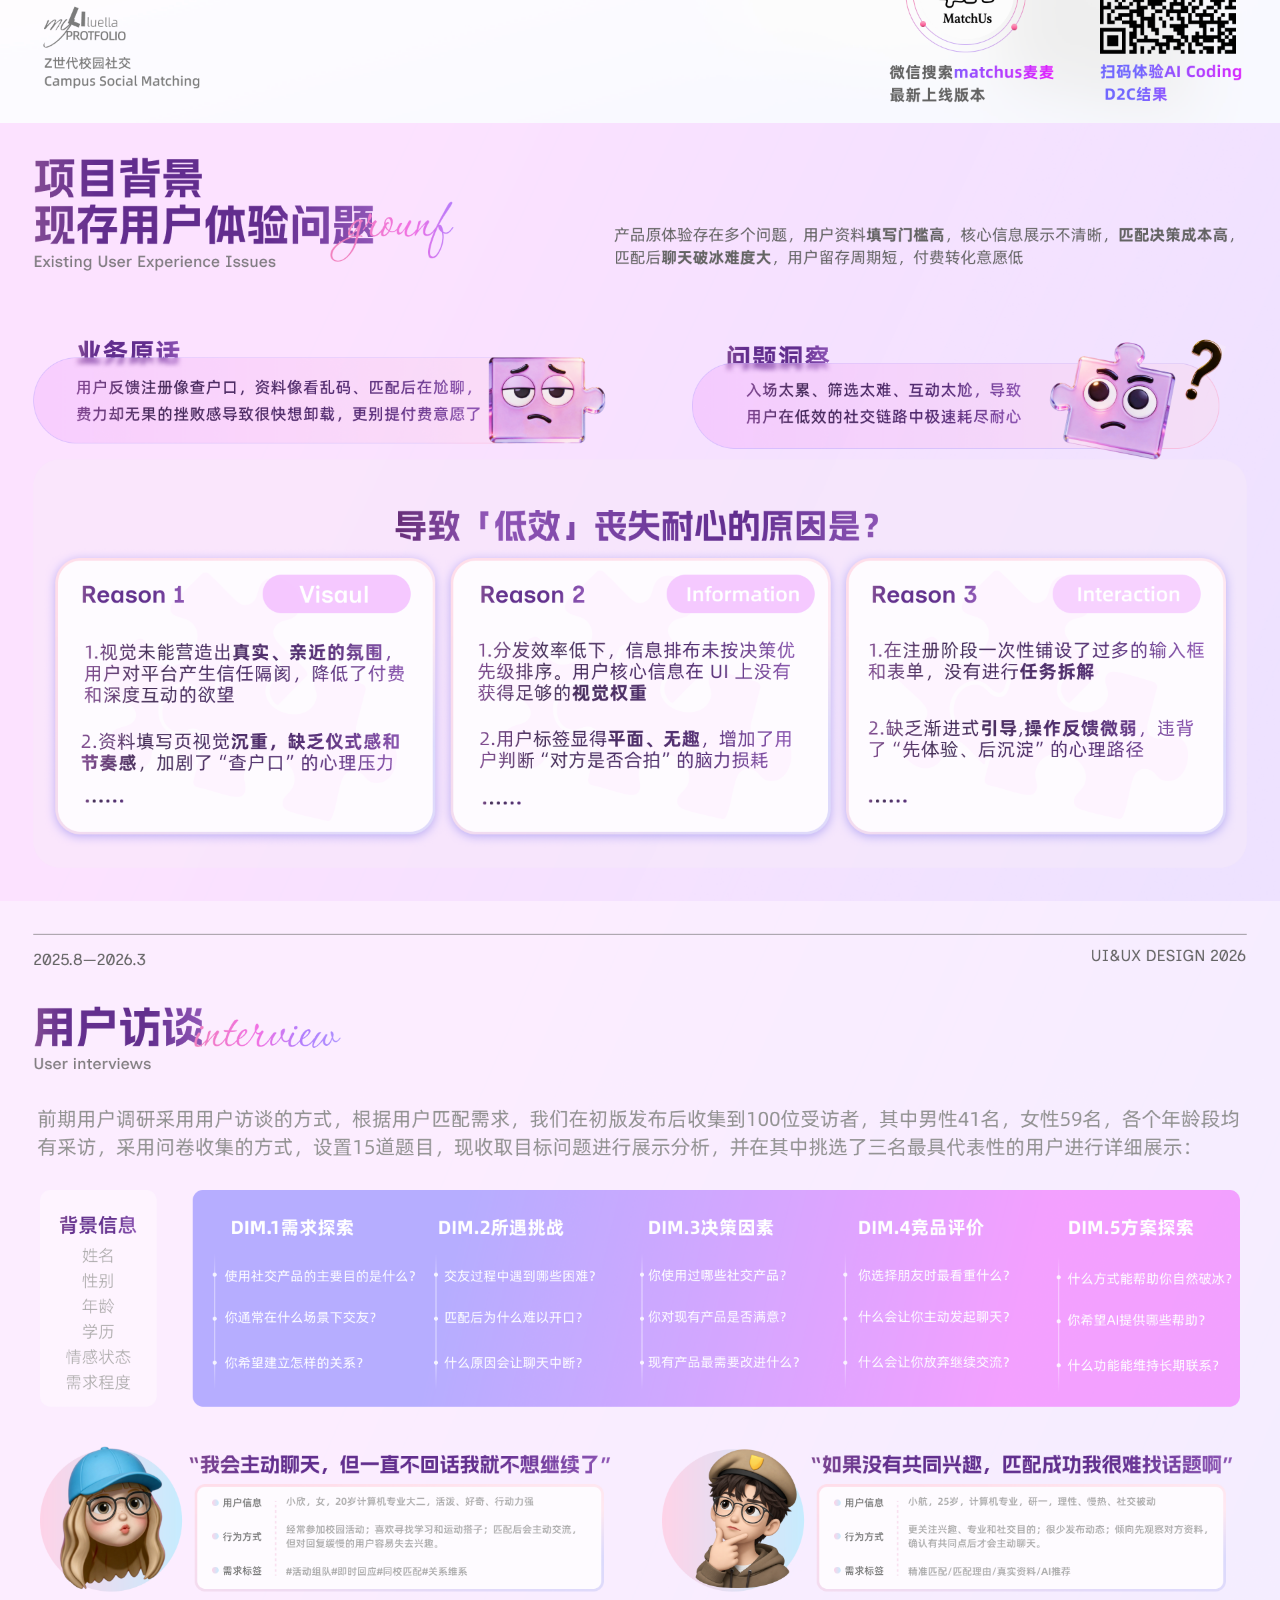
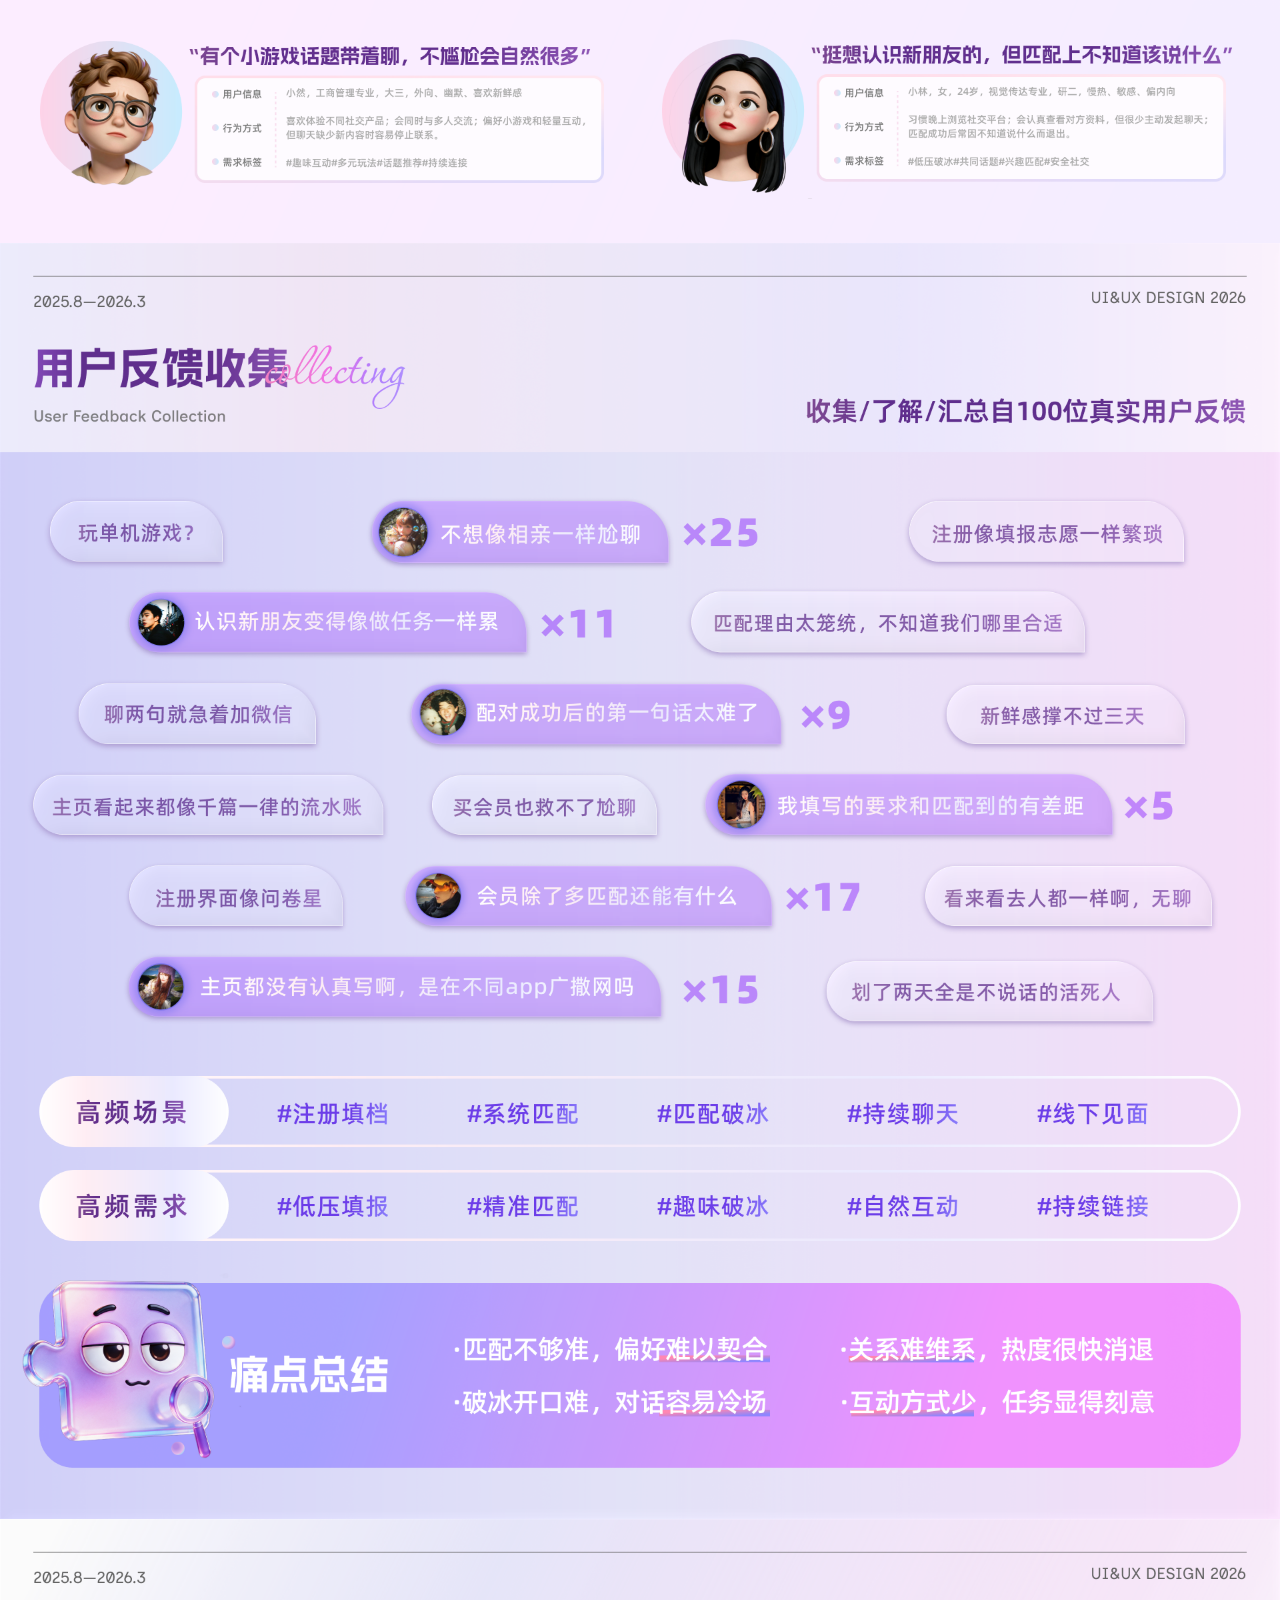
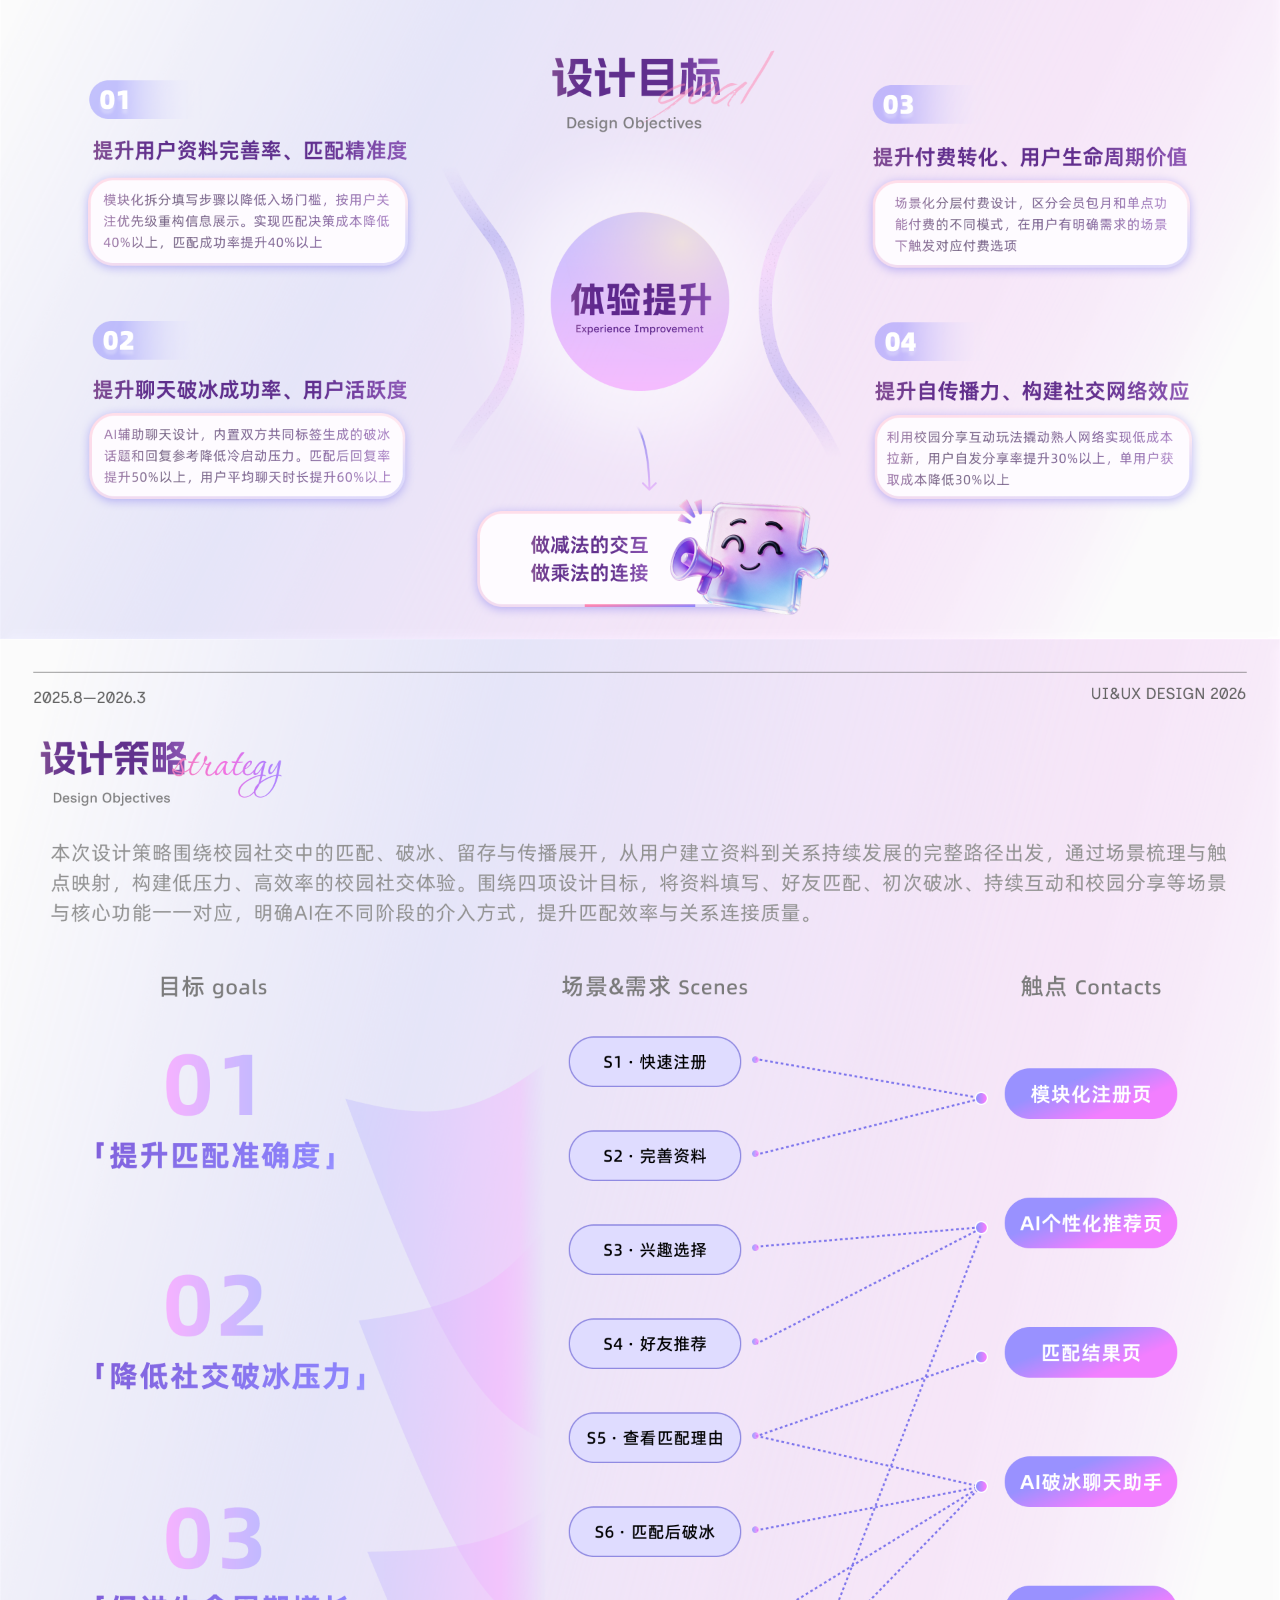
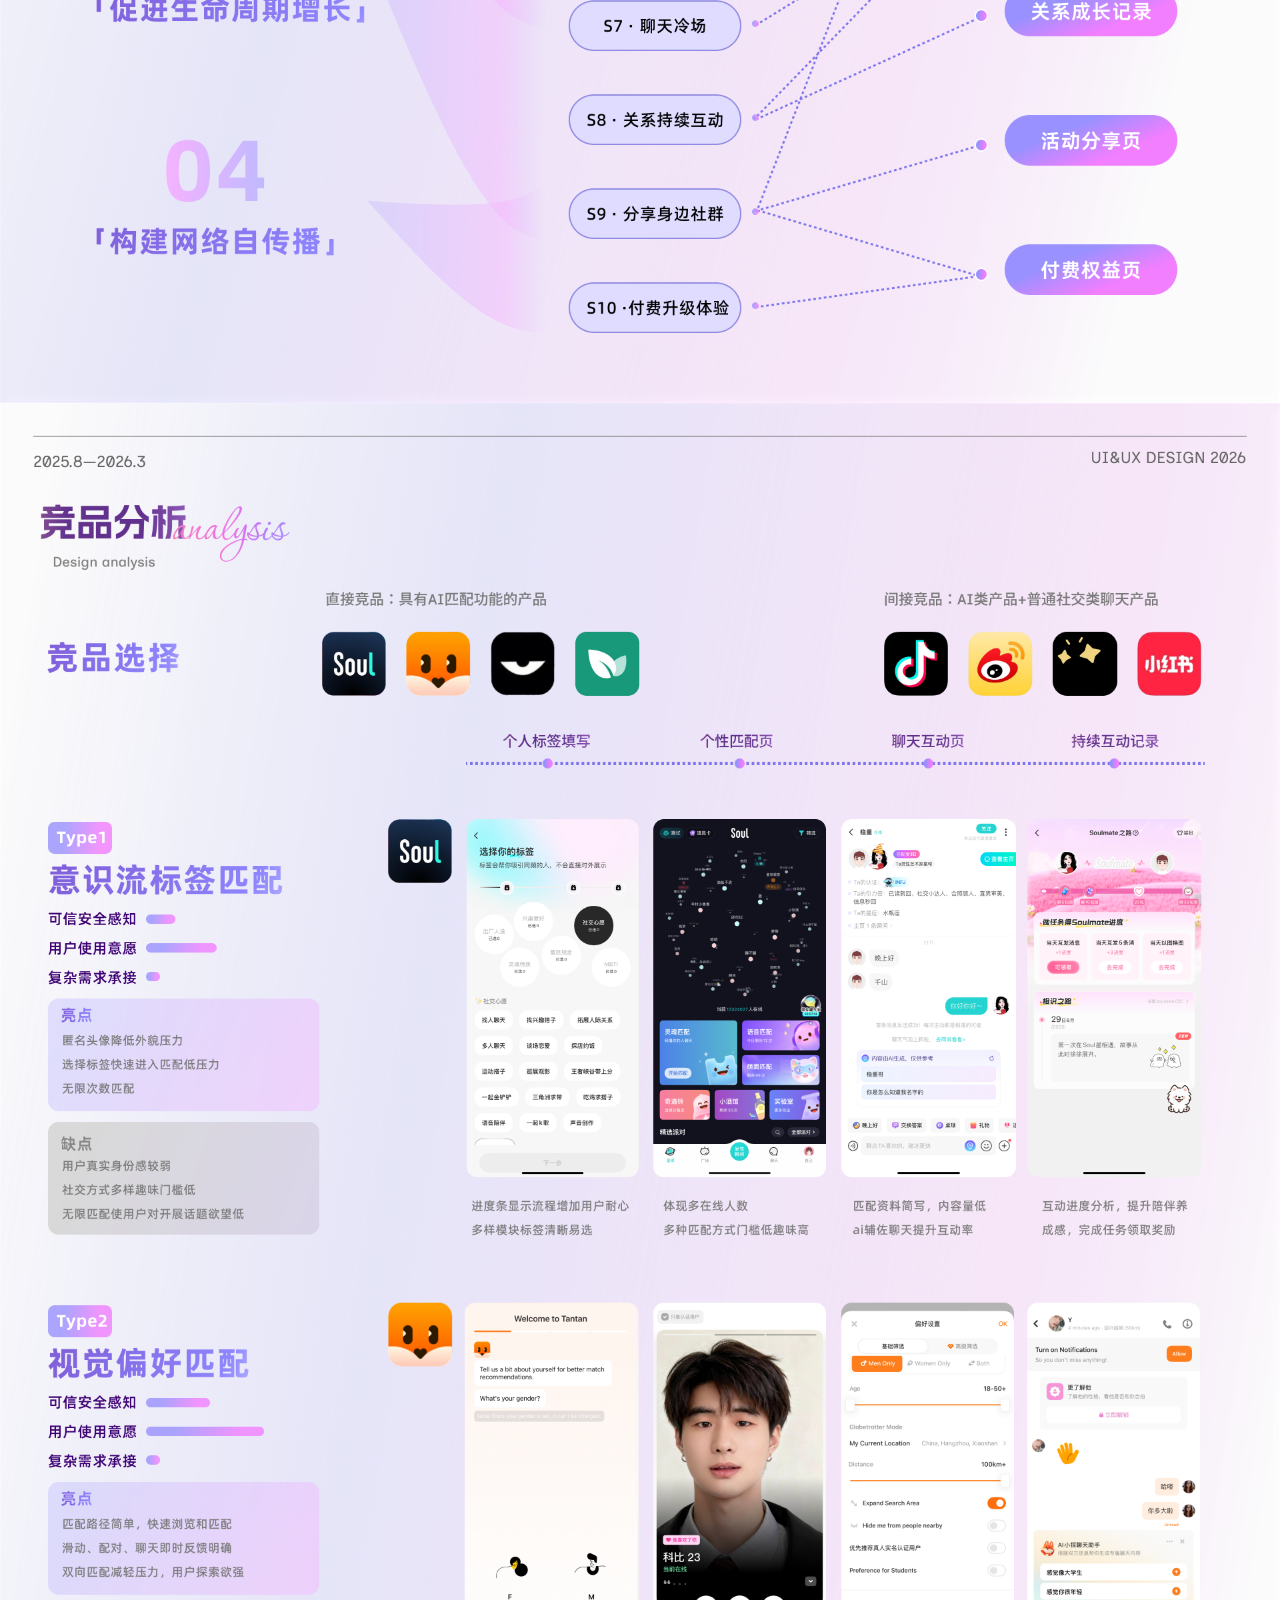
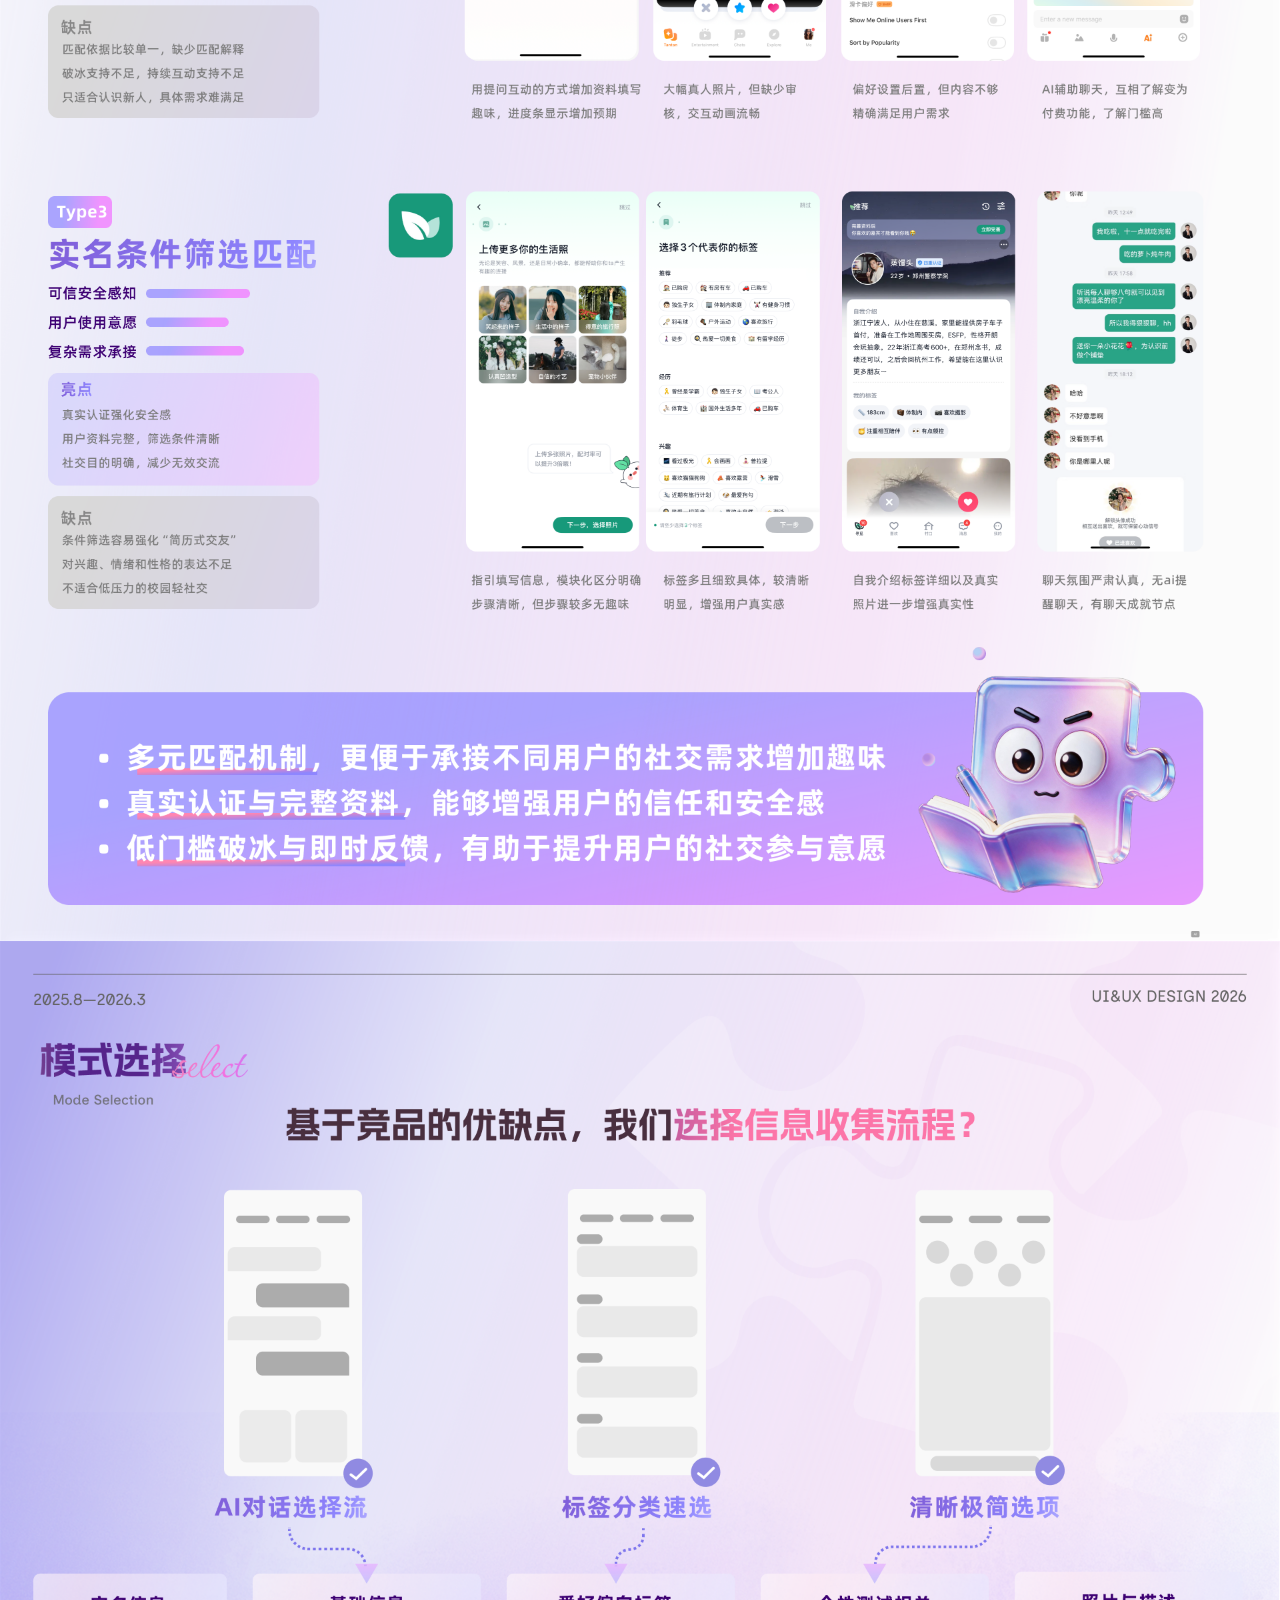
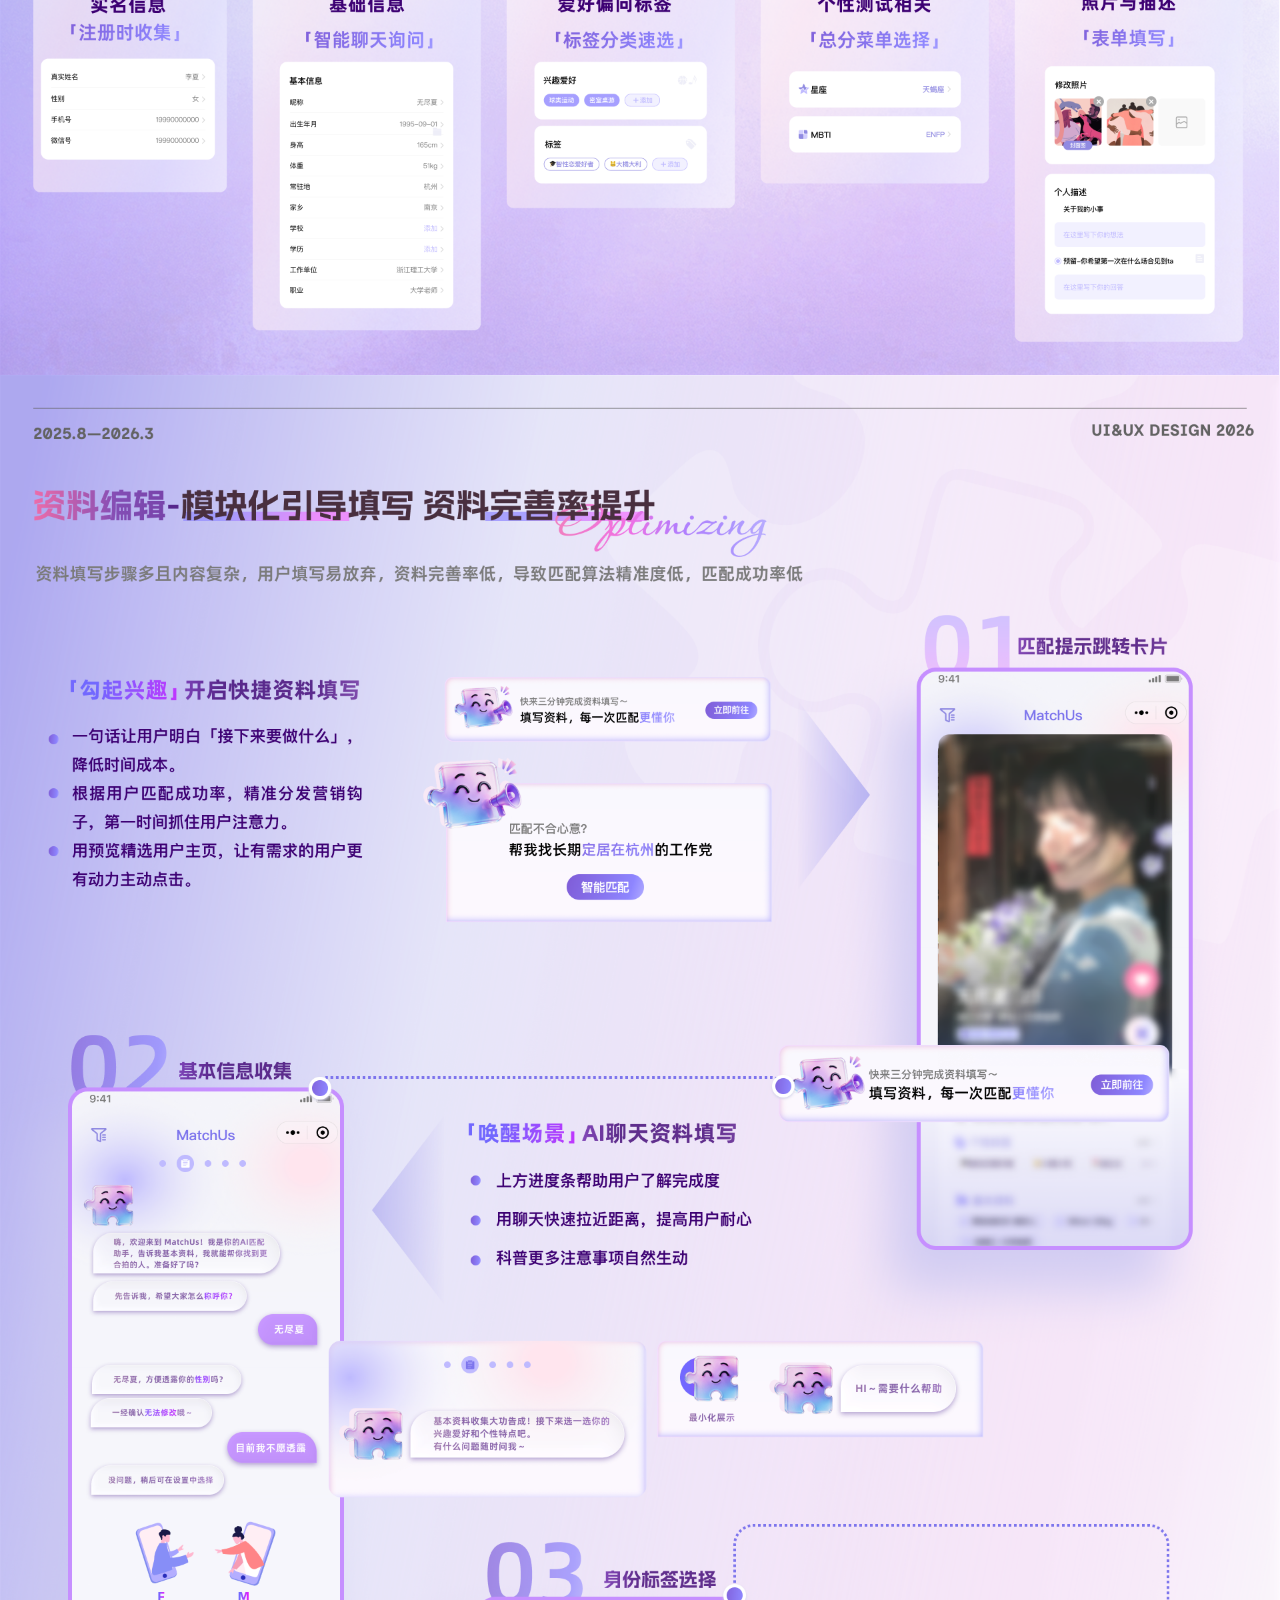
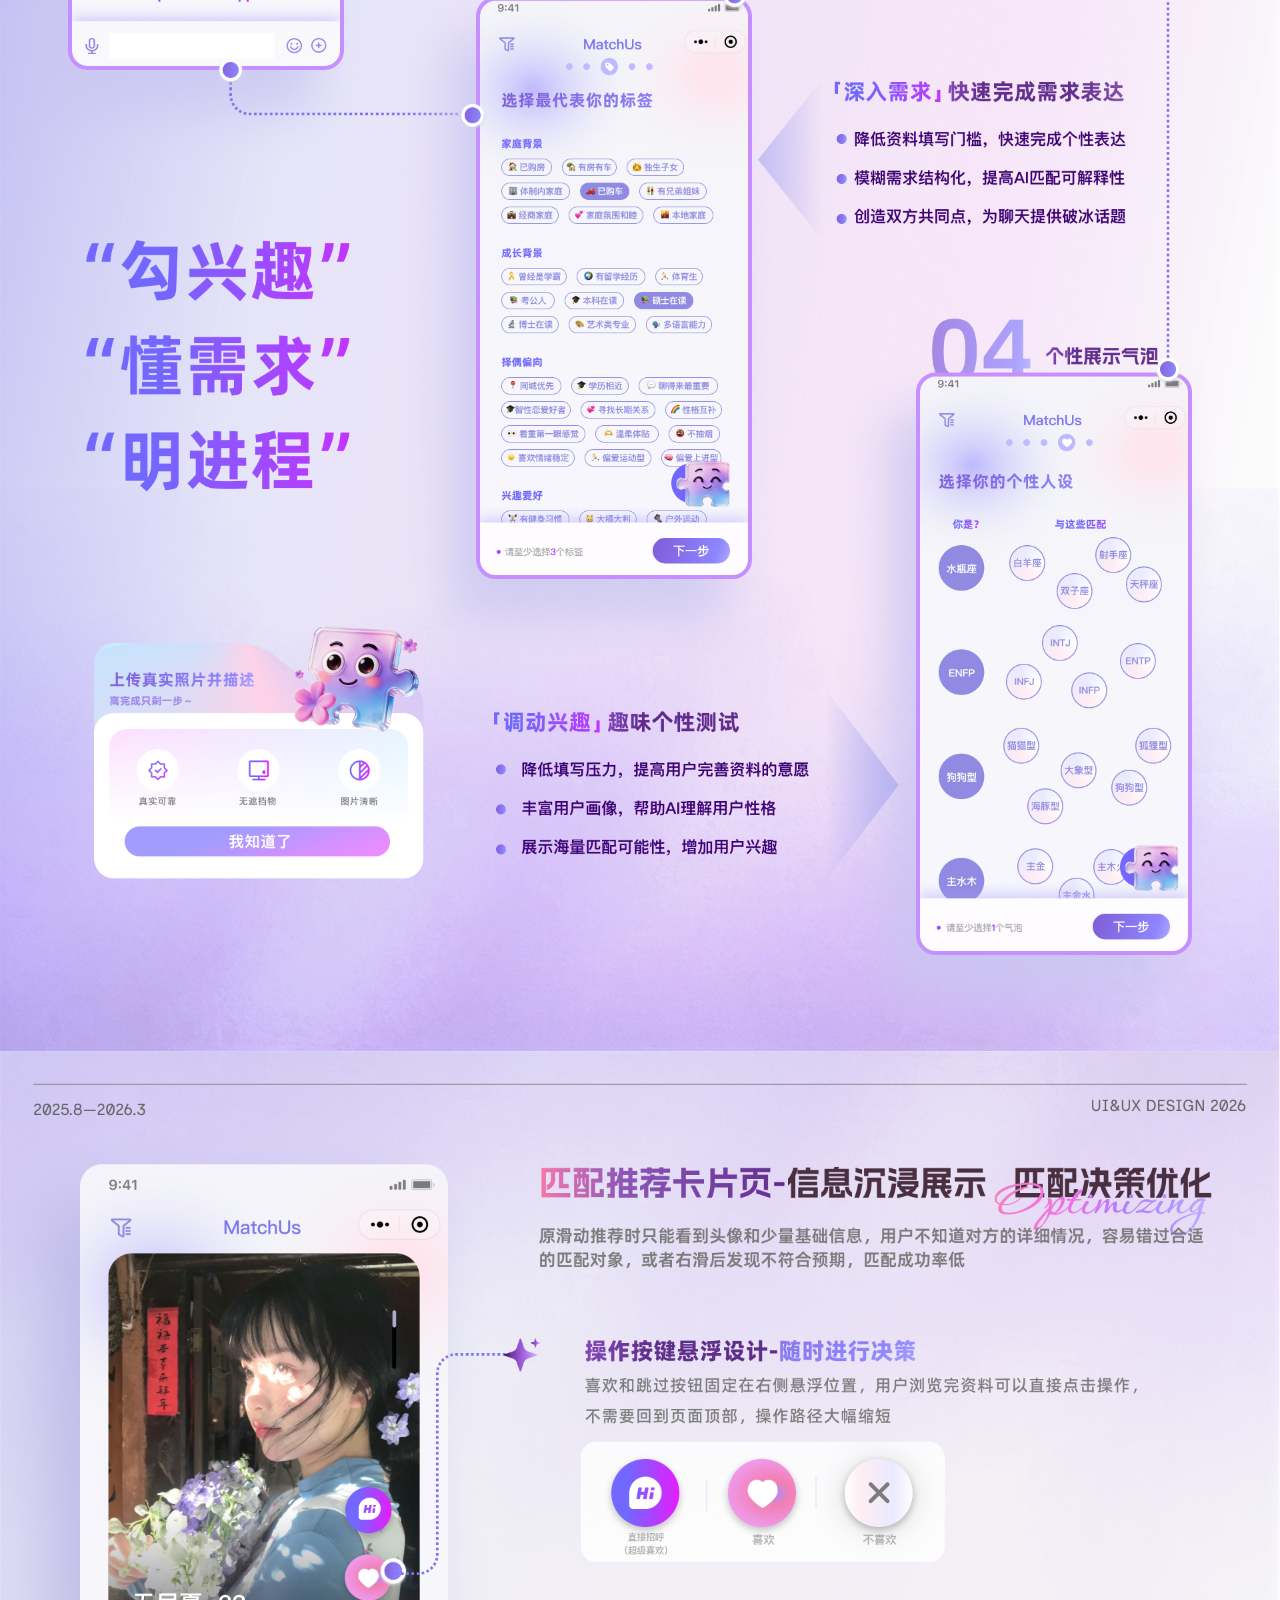
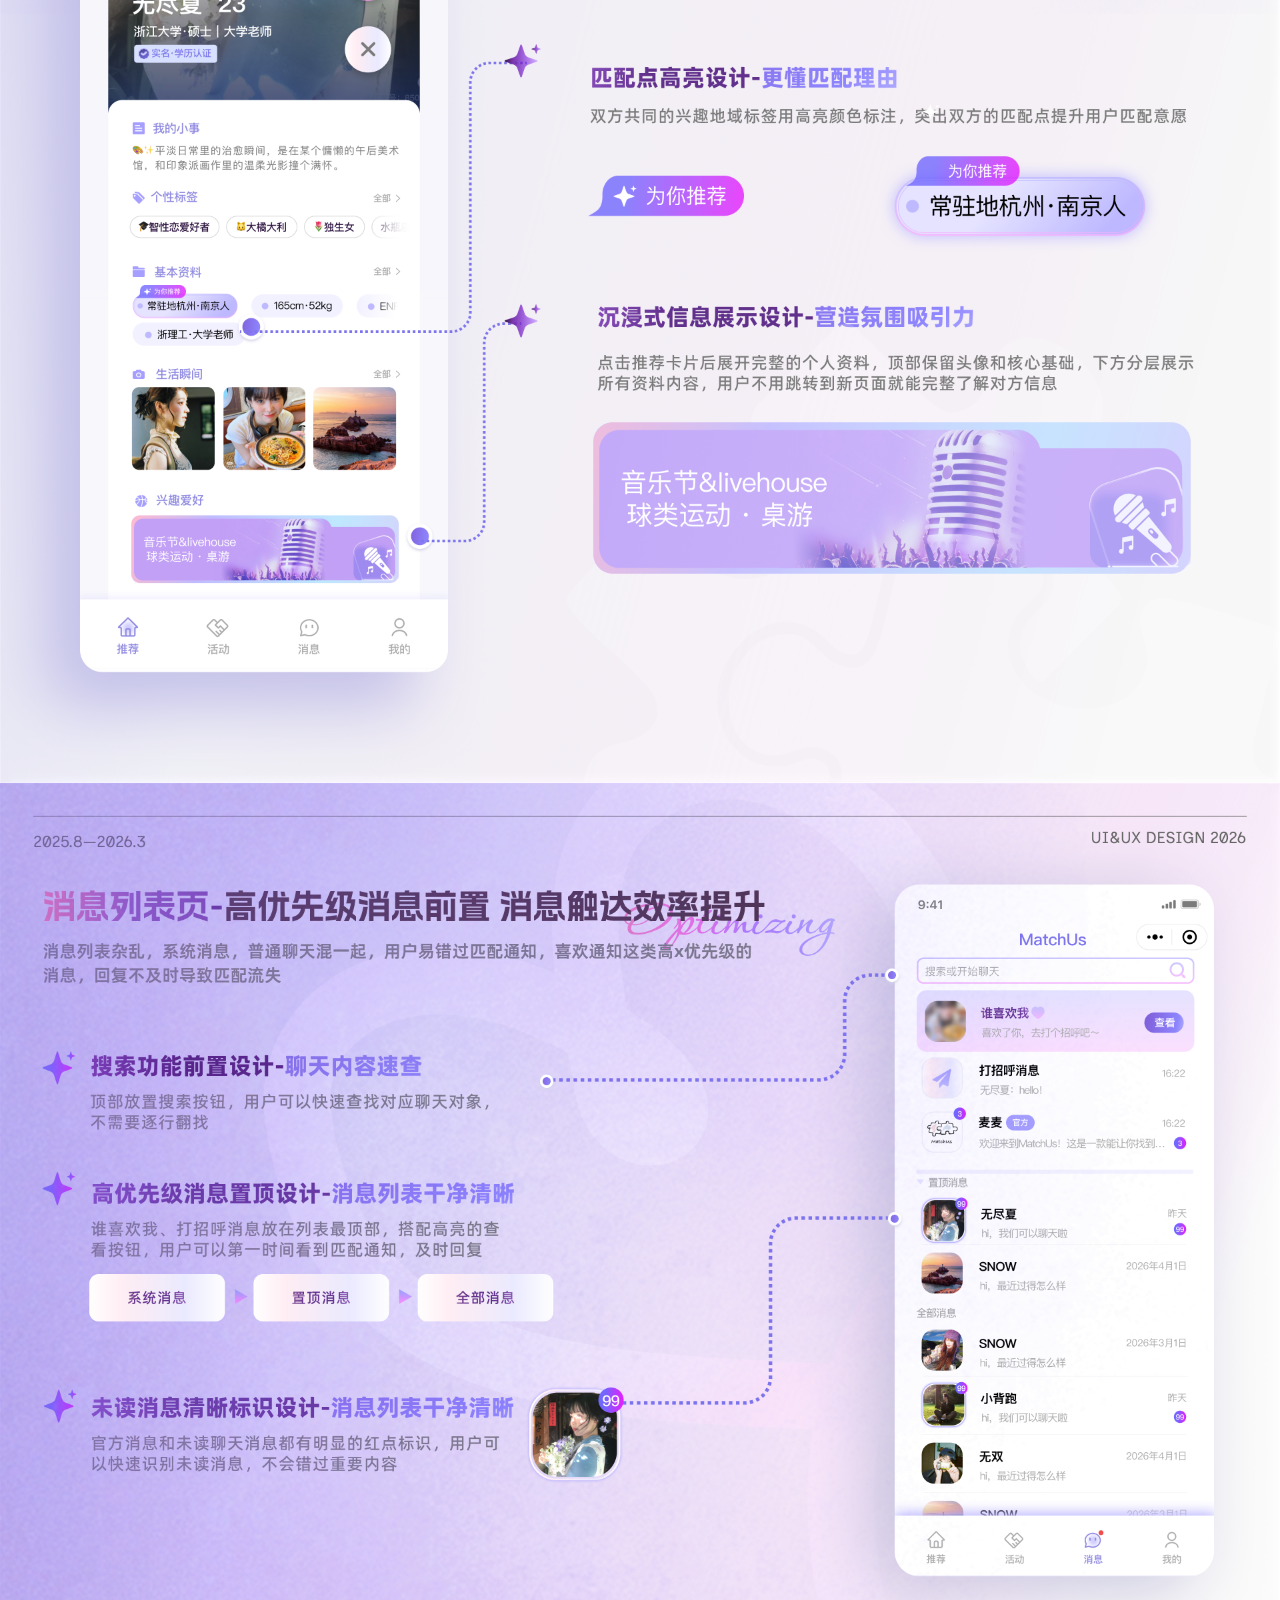
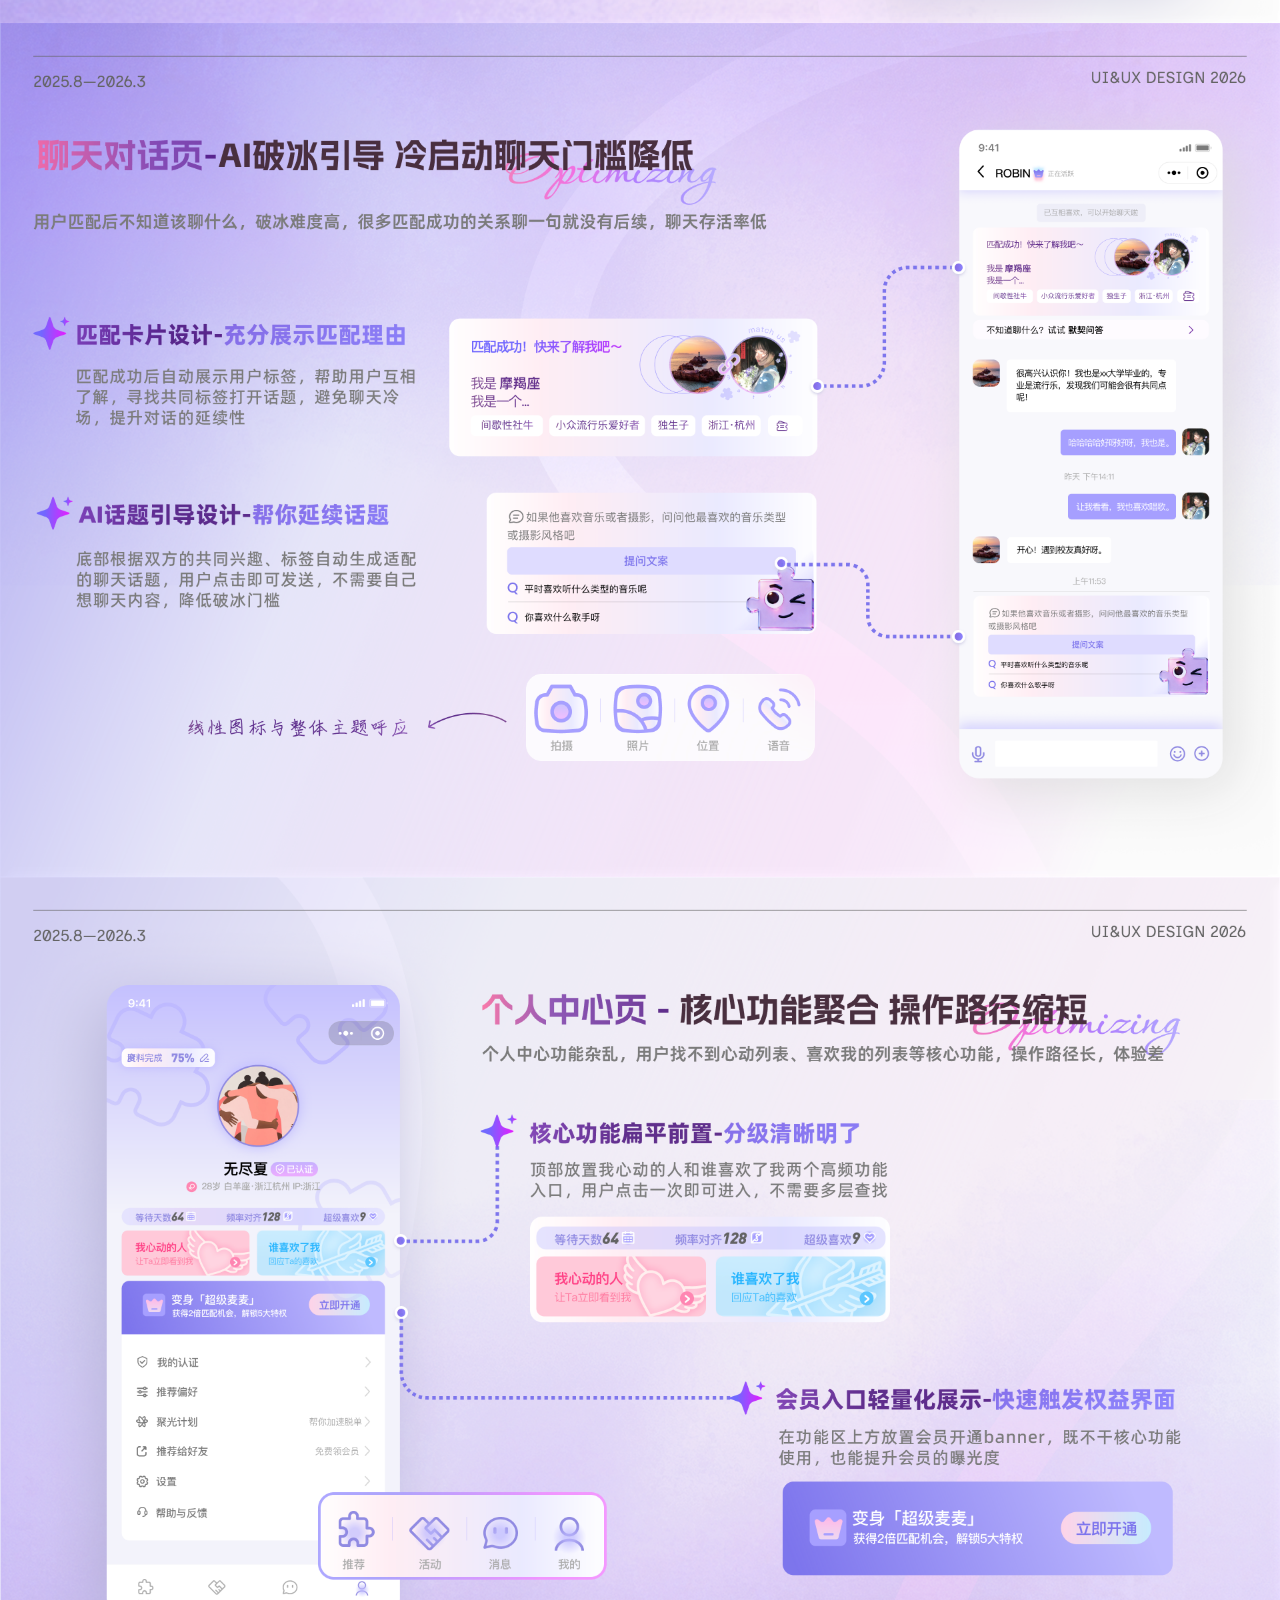
<file: matchus-project.html>
<!doctype html>
<html lang="zh-CN">
<head>
  <meta charset="utf-8">
  <meta name="viewport" content="width=device-width,initial-scale=1">
  <meta name="theme-color" content="#f1effb">
  <title>MatchUs — AI社交小程序体验设计</title>
  <link rel="stylesheet" href="./matchus-project.css">
</head>
<body>
  <main class="matchus-project" aria-label="MatchUs AI社交小程序体验设计项目">
    <section class="matchus-live" aria-labelledby="matchus-live-title">
      <div class="scene-glow" aria-hidden="true"></div>
      <div class="scene-camera" aria-hidden="true">
        <div class="scene-plane">
          <div class="scene-topbar"><span>MatchUs</span><span>Discover</span><span>Connect</span><span>Profile</span></div>
          <div class="scene-back back-profile"><span>PROFILE MATCH</span><strong>92%</strong><i></i><i></i><i></i></div>
          <div class="scene-back back-chat"><span>AI ICEBREAKER</span><strong>Hi, there.</strong><p>从共同兴趣开始一段自然对话</p></div>
          <div class="scene-avatar"><div class="avatar-orb">M</div><span>Today’s match</span></div>
          <div class="scene-metric"><span>CONNECTION RATE</span><strong>86.4%</strong></div>
          <div class="scene-filter"><span>同城</span><span>电影</span><span>生活方式</span></div>
        </div>
      </div>
      <article class="single-glass-panel">
        <span class="panel-kicker">MATCHUS · LIVE EXPERIENCE</span>
        <h1 id="matchus-live-title">遇见更<br><em>合拍的人</em></h1>
        <p>AI介入表单字段填写，点击体验 AI Coding D2C 结果</p>
        <button class="demo-launch" type="button" aria-label="打开 MatchUs 完整互动体验" onclick="document.querySelector('.matchus-live-dialog').showModal()"><span aria-hidden="true">↗</span></button>
        <span class="panel-index">01 / DISCOVER</span>
      </article>
      <p class="live-footnote">AI SOCIAL MATCHING · INTERACTIVE PROTOTYPE</p>
    </section>
    <img class="project-board" src="./assets/matchus-01.png" alt="MatchUs AI社交小程序体验设计项目封面" loading="lazy" decoding="async">
    <img class="project-board" src="./assets/matchus-02.png" alt="MatchUs 项目背景与设计概述" loading="lazy" decoding="async">
    <img class="project-board" src="./assets/matchus-03.png" alt="MatchUs 用户研究与问题分析" loading="lazy" decoding="async">
    <img class="project-board" src="./assets/matchus-04.png" alt="MatchUs 产品目标" loading="lazy" decoding="async">
    <img class="project-board" src="./assets/matchus-05.png" alt="MatchUs 设计目标" loading="lazy" decoding="async">
    <img class="project-board" src="./assets/matchus-06.png" alt="MatchUs 设计策略与信息架构" loading="lazy" decoding="async">
    <img class="project-board" src="./assets/matchus-07.png" alt="MatchUs 核心体验流程" loading="lazy" decoding="async">
    <img class="project-board" src="./assets/matchus-08.png" alt="MatchUs 关键界面方案一" loading="lazy" decoding="async">
    <img class="project-board" src="./assets/matchus-09.png" alt="MatchUs 关键界面方案二" loading="lazy" decoding="async">
    <img class="project-board" src="./assets/matchus-10.png" alt="MatchUs 注册与个性化推荐体验" loading="lazy" decoding="async">
    <img class="project-board" src="./assets/matchus-11.png" alt="MatchUs 个人中心功能设计" loading="lazy" decoding="async">
    <img class="project-board" src="./assets/matchus-12.png" alt="MatchUs 会员权益与付费设计" loading="lazy" decoding="async">
    <img class="project-board" src="./assets/matchus-13.png" alt="MatchUs AI聊天破冰设计" loading="lazy" decoding="async">
    <img class="project-board" src="./assets/matchus-14.png" alt="MatchUs 资料编辑与信息展示" loading="lazy" decoding="async">
    <img class="project-board" src="./assets/matchus-15.png" alt="MatchUs 个人中心界面展示" loading="lazy" decoding="async">
    <img class="project-board" src="./assets/matchus-16.png" alt="MatchUs 完整界面与设计系统" loading="lazy" decoding="async">
    <img class="project-board" src="./assets/matchus-17.png" alt="MatchUs 项目总结" loading="lazy" decoding="async">
  </main>
  <dialog class="matchus-live-dialog" aria-label="MatchUs 竖屏交互体验">
    <div class="phone-shell">
      <div class="phone-bar"><span>MatchUs</span><div><a href="https://matchus-fill-information-sonarx-d3gxchdb8fb9be1d8.webapps.tcloudbase.com/#discover" target="_blank" rel="noopener noreferrer">新窗口 ↗</a><button class="close-live-demo" type="button" aria-label="关闭竖屏体验" onclick="this.closest('dialog').close()">×</button></div></div>
      <iframe title="MatchUs 完整交互页面" src="./matchus-live/index.html#discover" allow="clipboard-read; clipboard-write" loading="lazy"></iframe>
    </div>
  </dialog>
  <a class="project-back" href="./design-work.html" aria-label="返回设计作品列表"><span>↖</span> 返回作品集</a>
  <p class="project-index" aria-hidden="true">FILE 01 / 18 BOARDS</p>
</body>
</html>
</file>
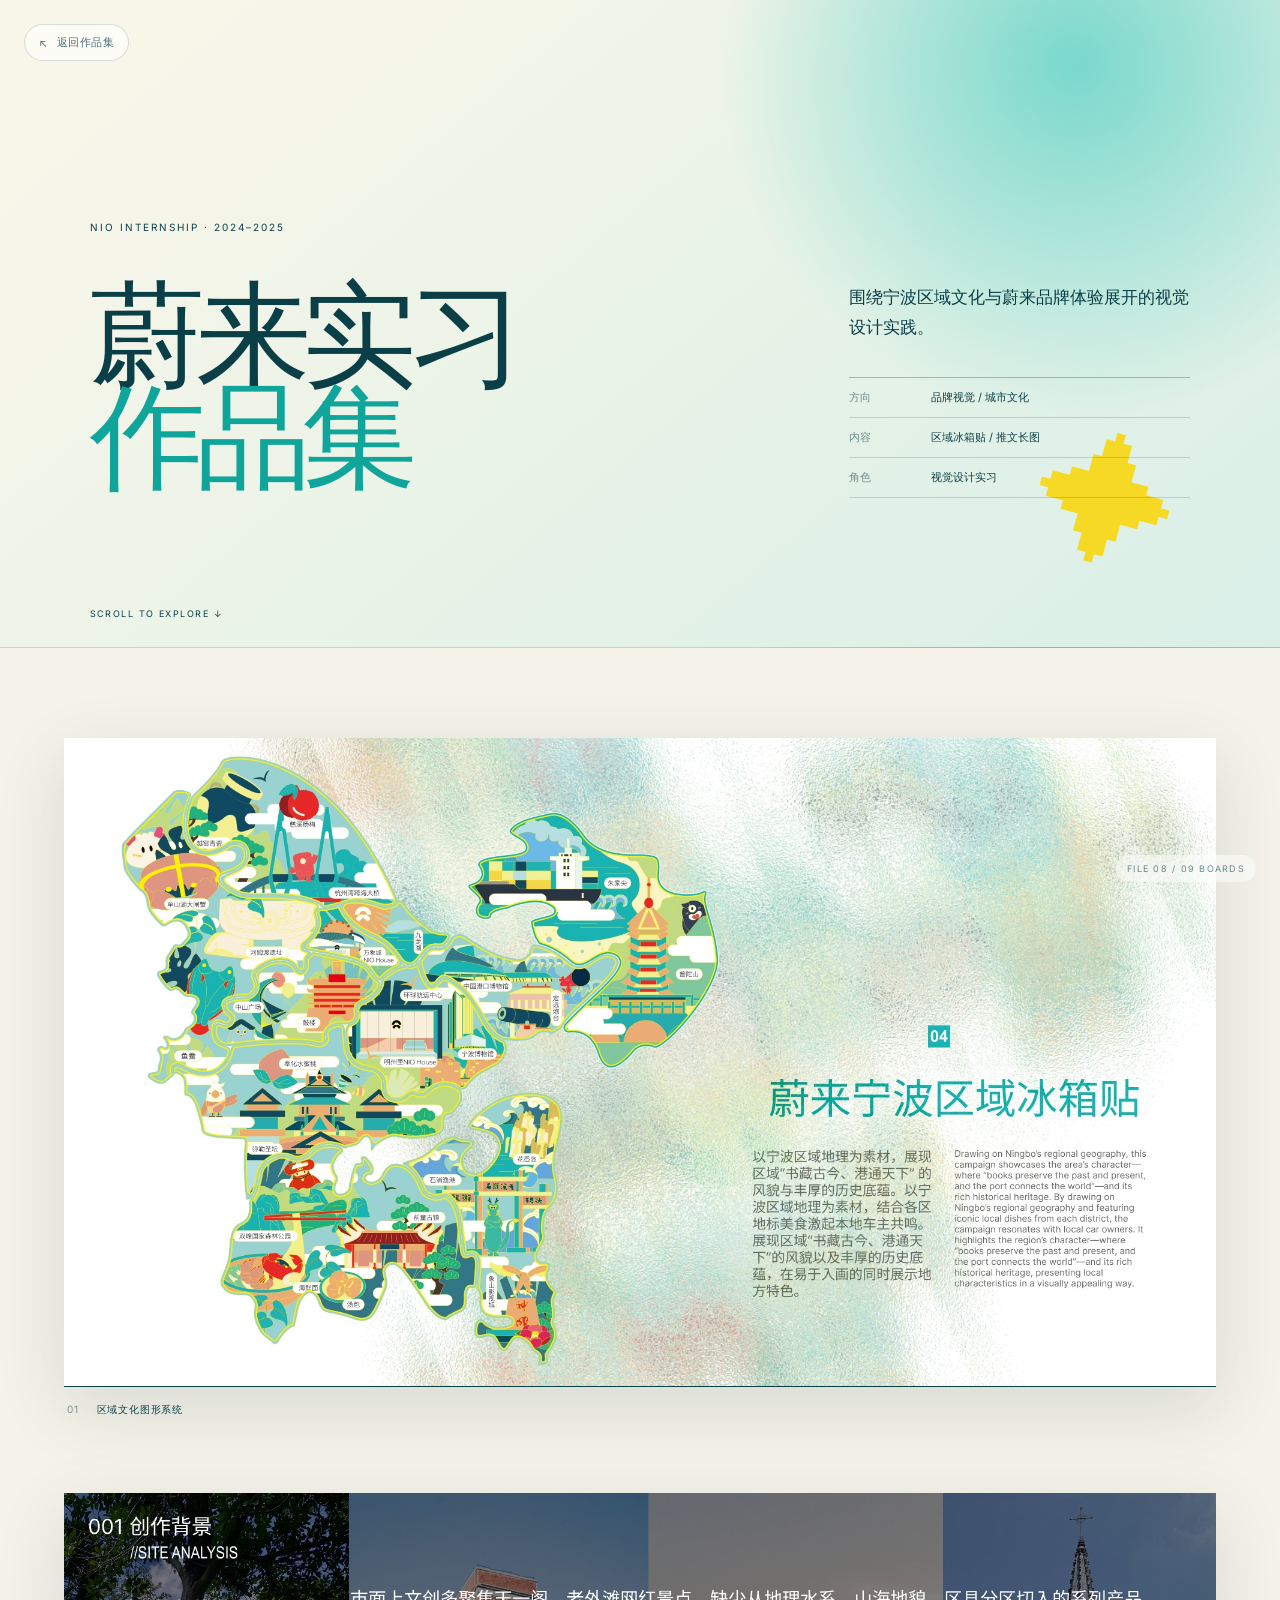
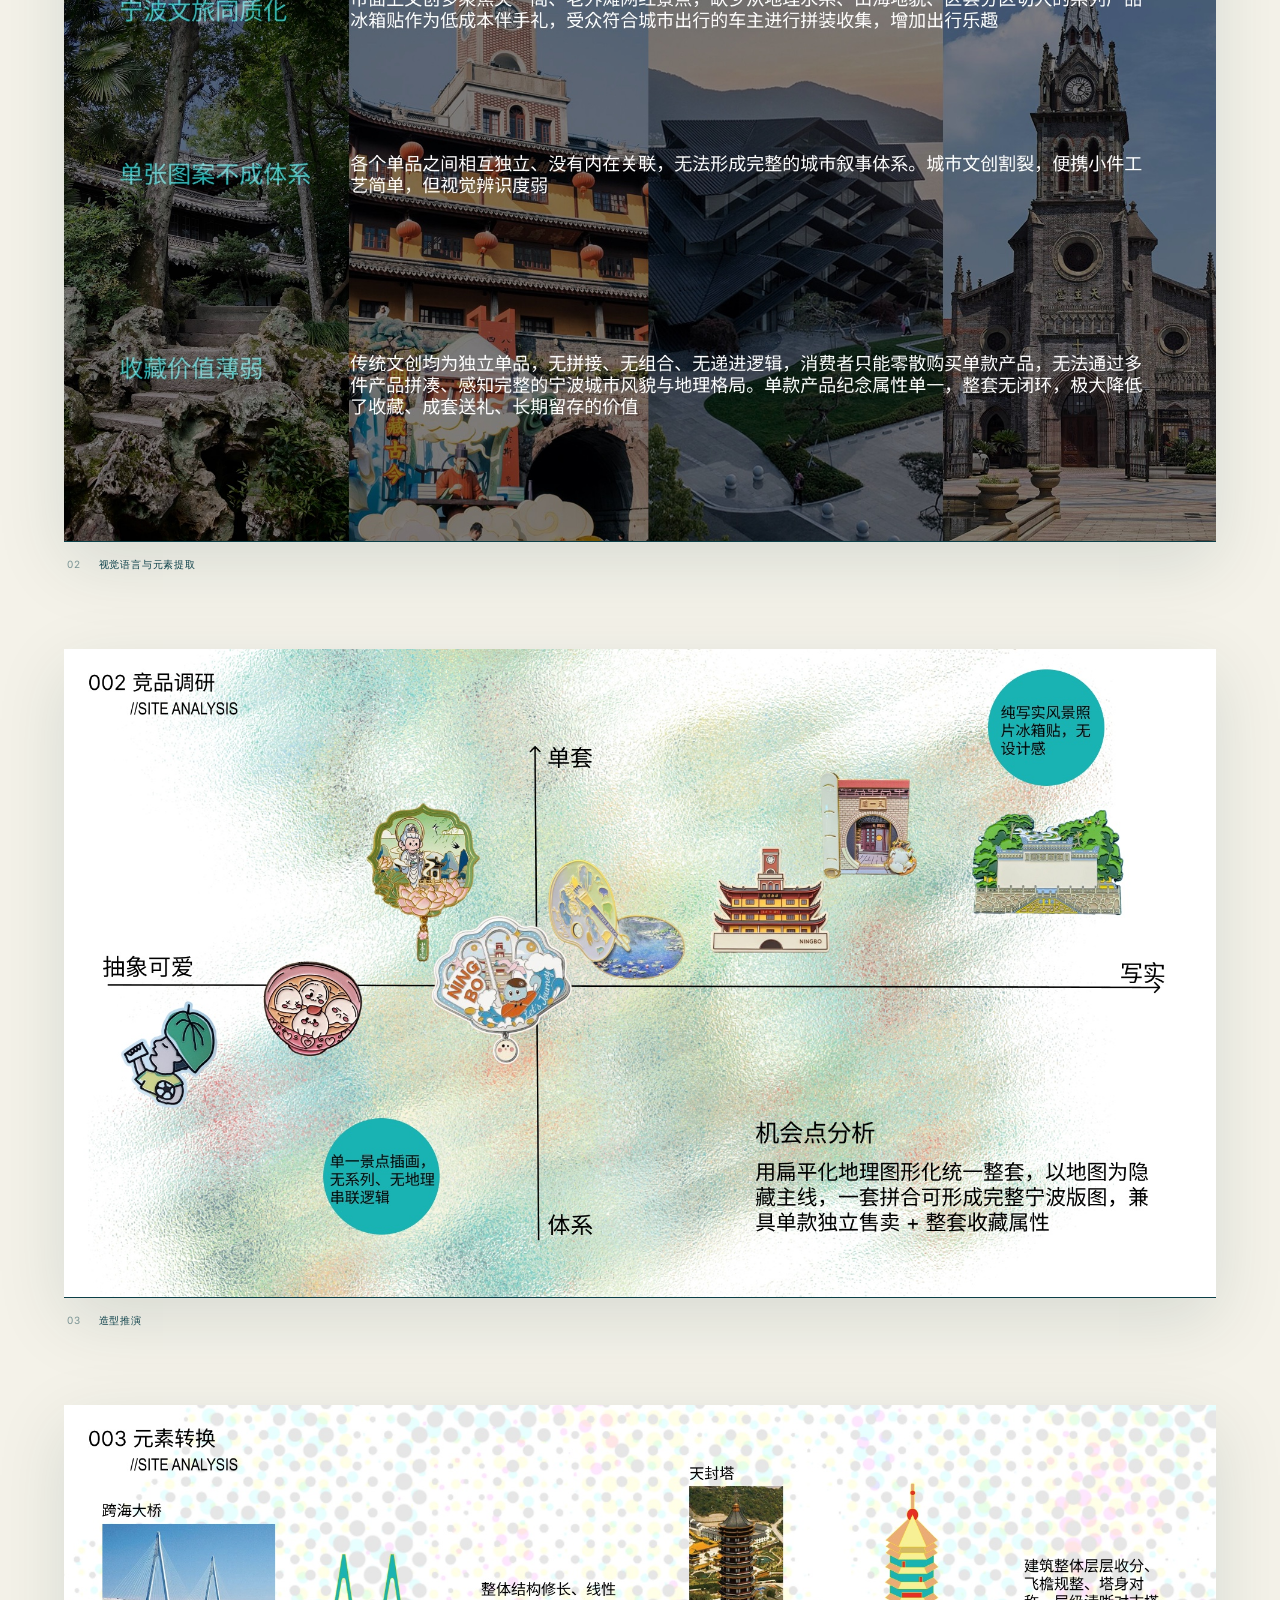
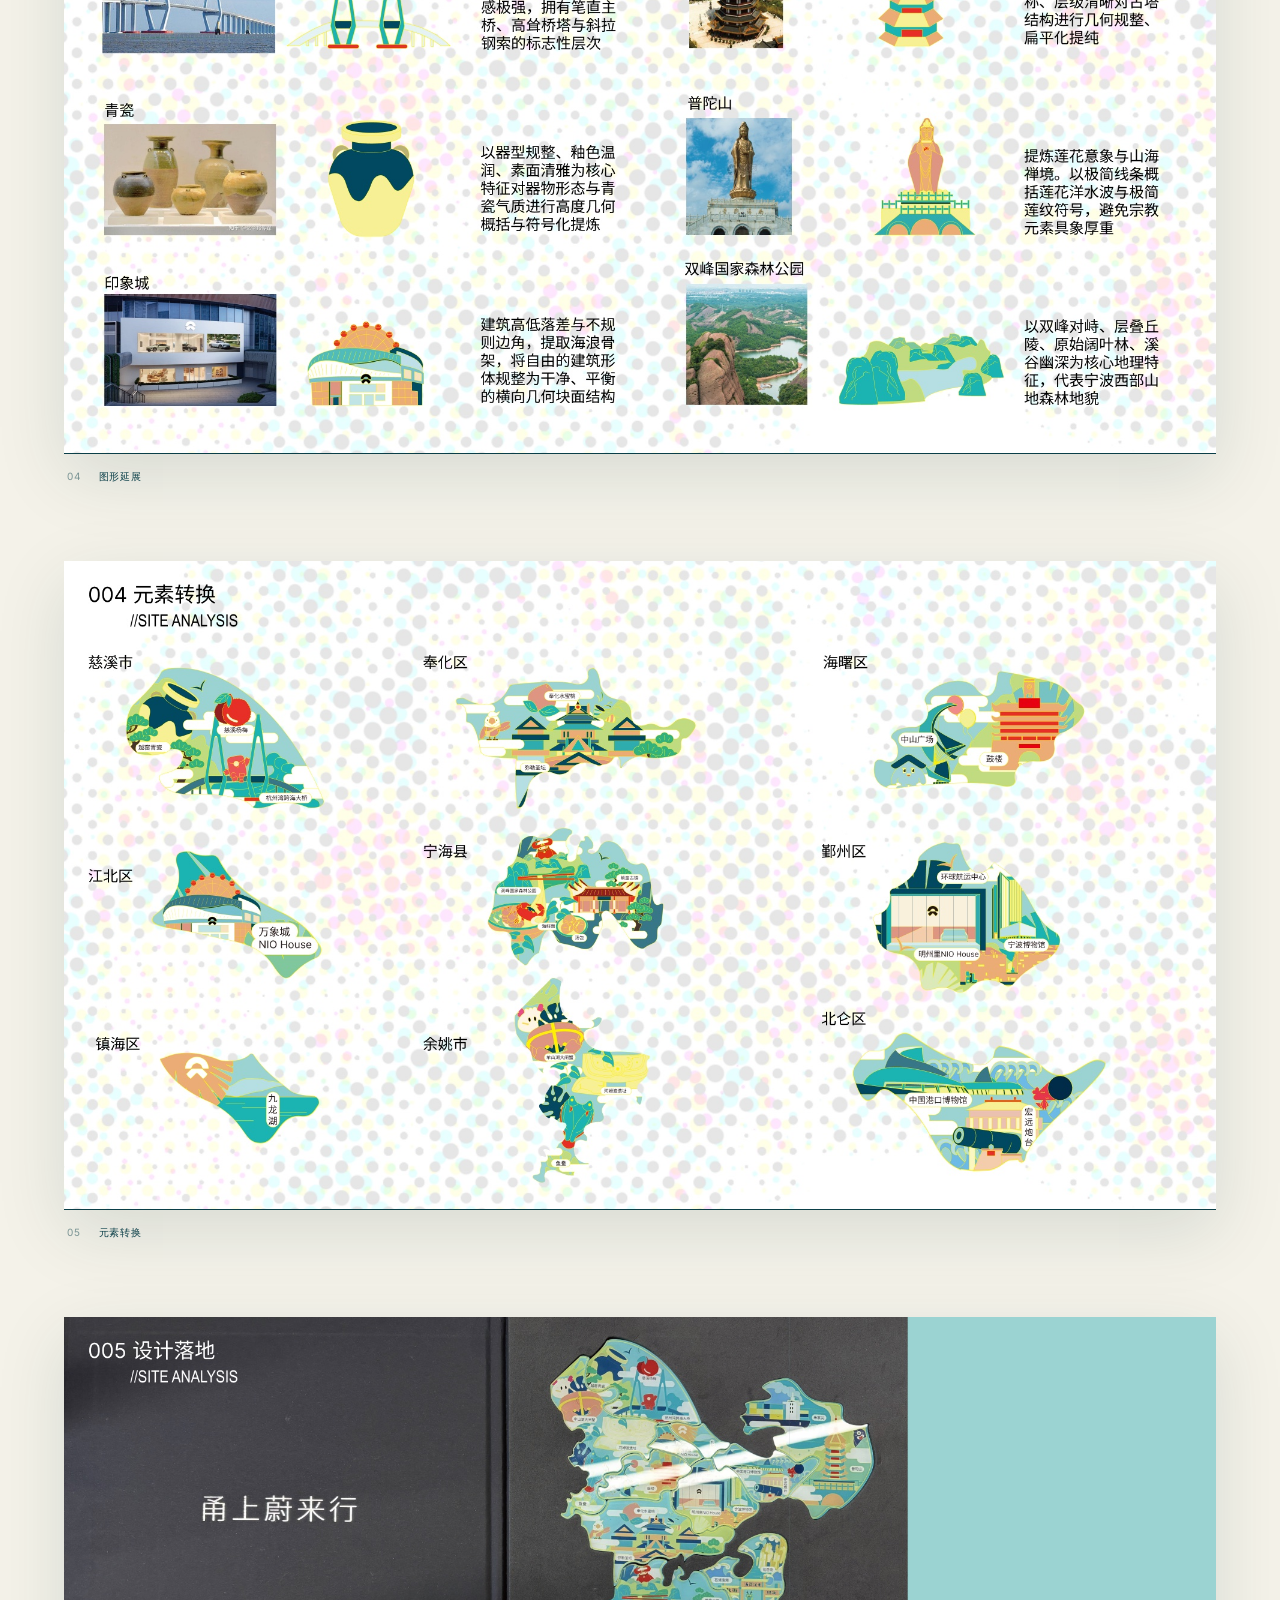
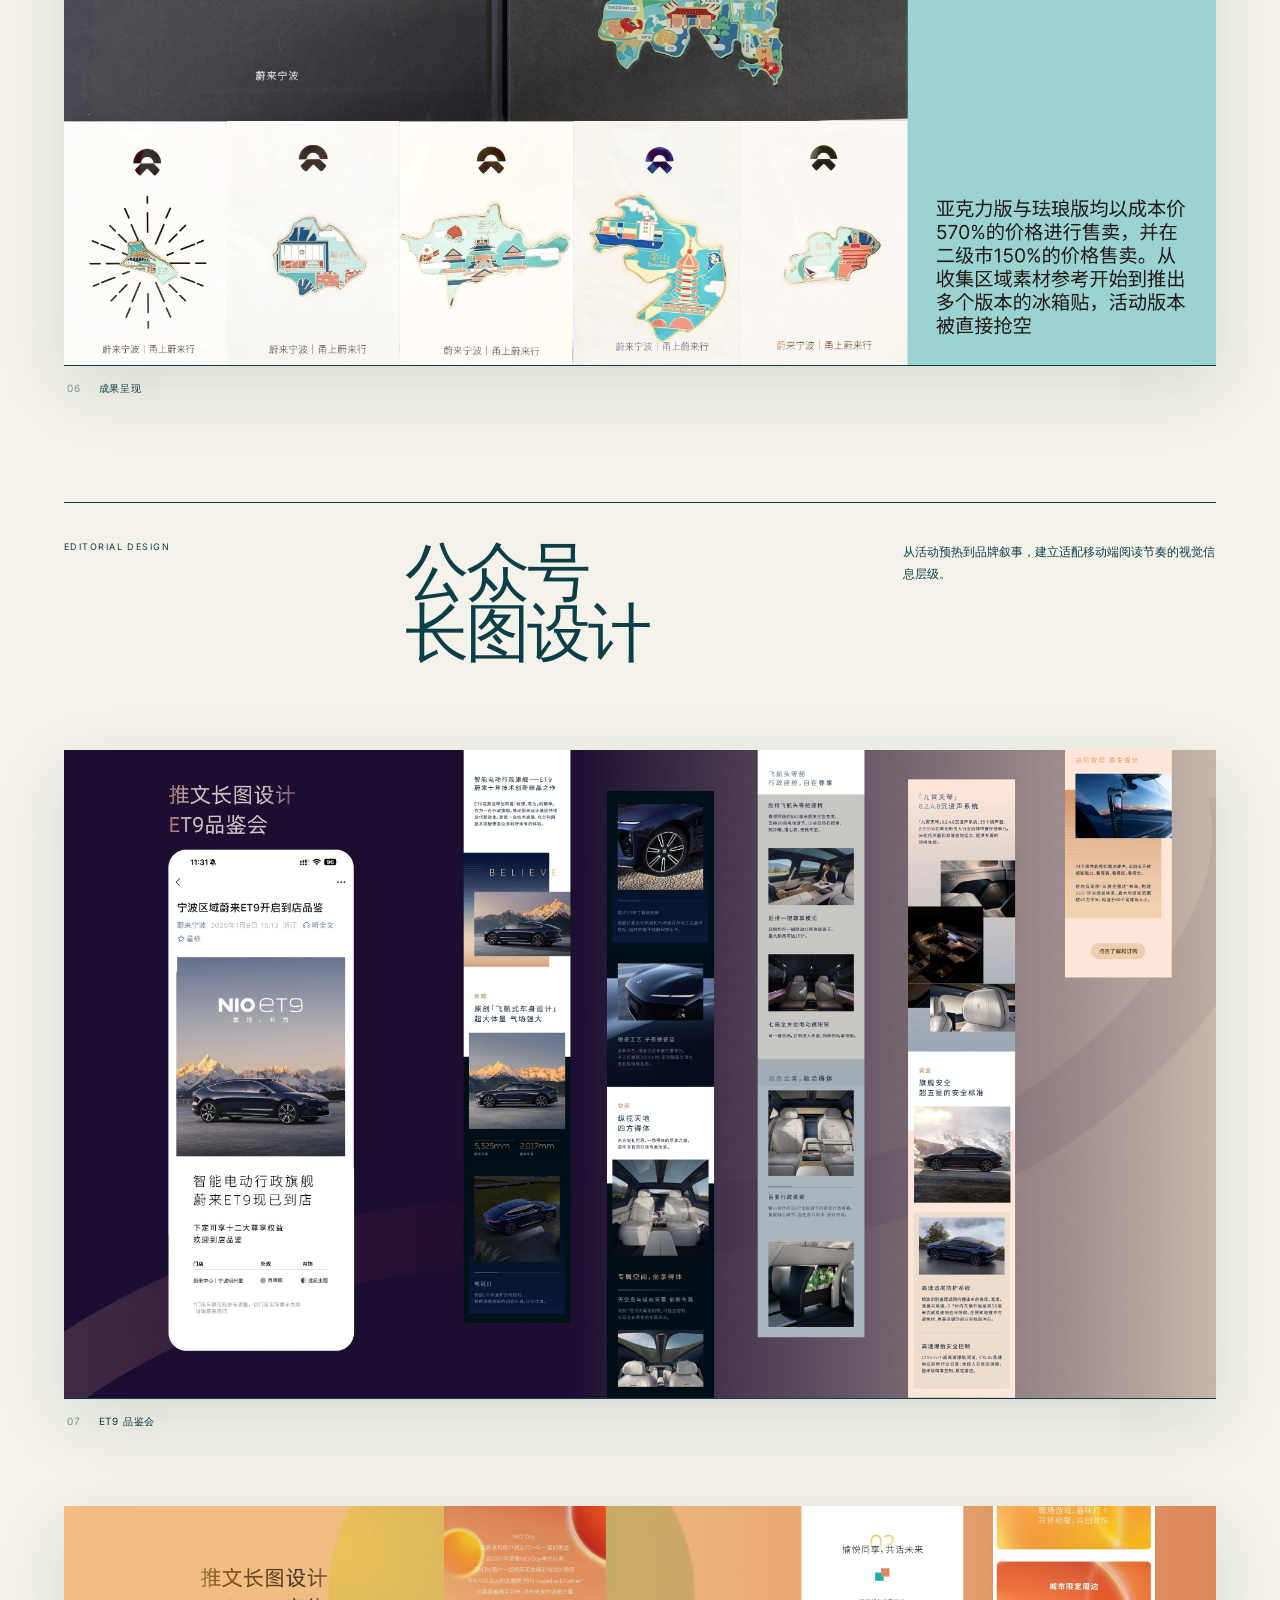
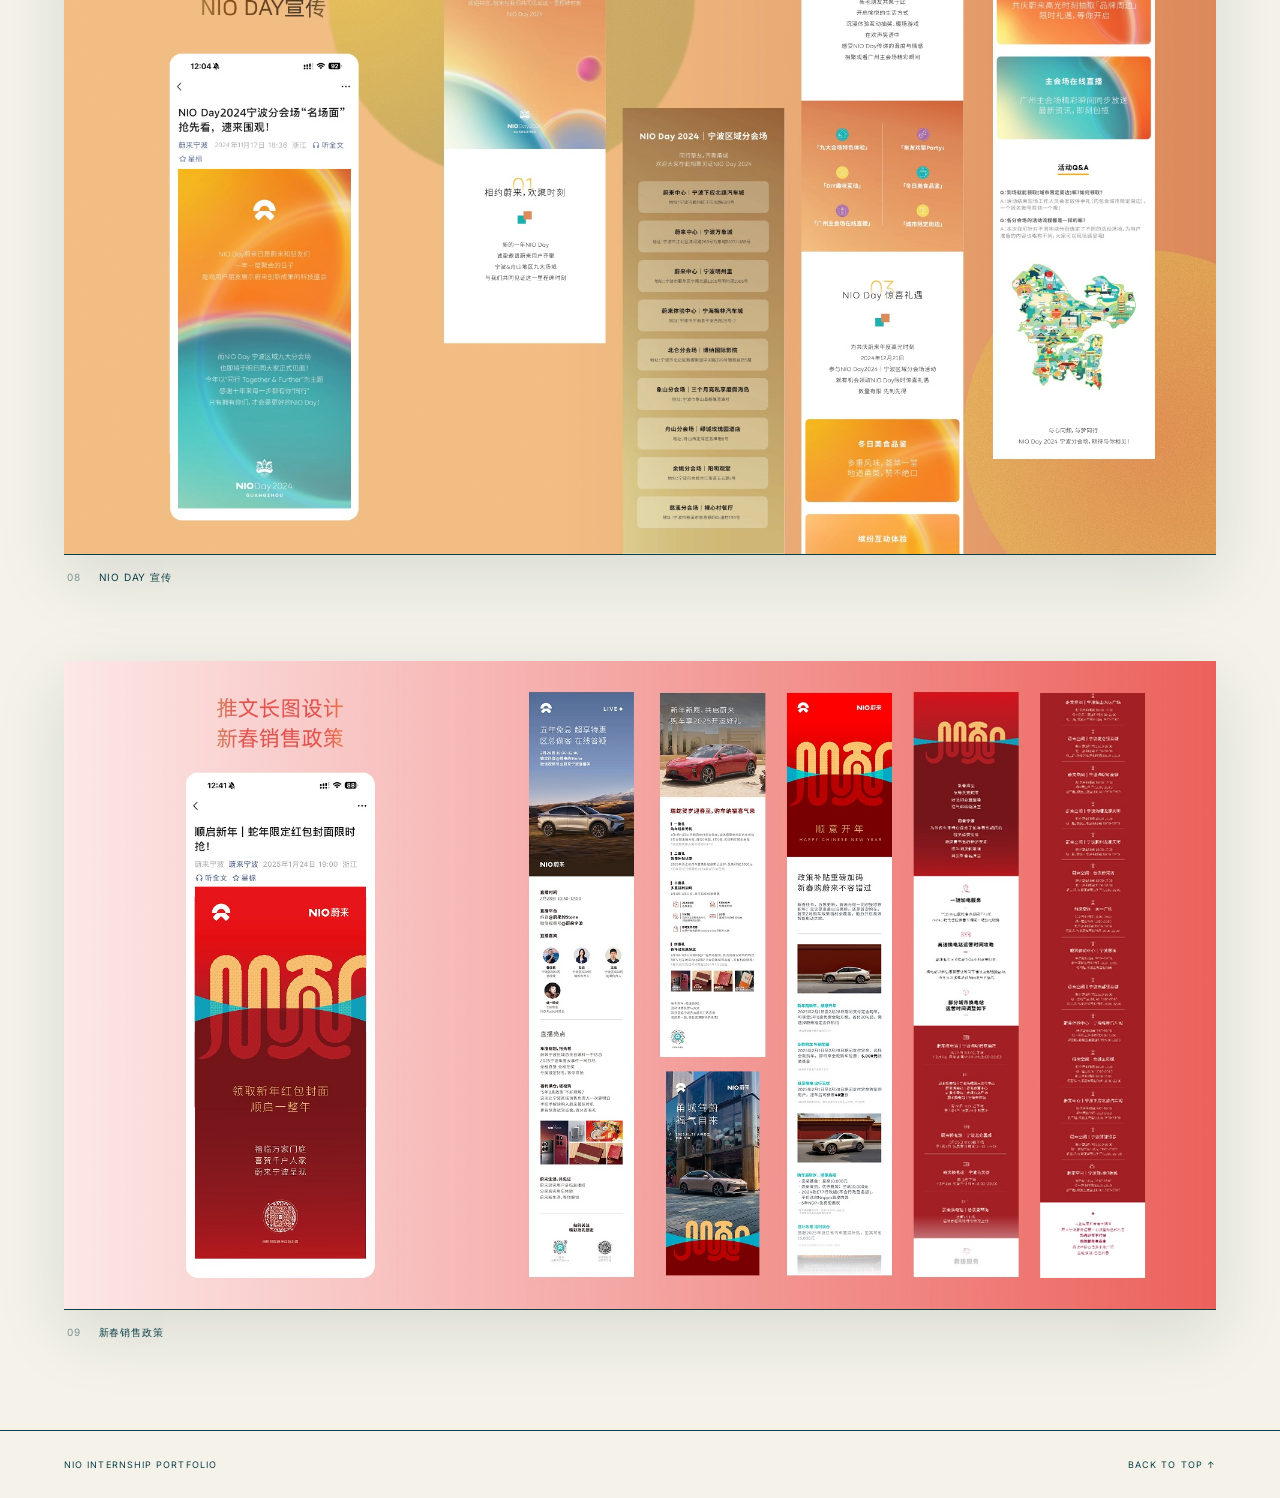
<file: nio-project.html>
<!doctype html>
<html lang="zh-CN">
<head>
  <meta charset="utf-8">
  <meta name="viewport" content="width=device-width,initial-scale=1">
  <meta name="theme-color" content="#f4f2e9">
  <meta name="description" content="Luella 蔚来实习作品集：区域冰箱贴、视觉延展与公众号长图设计。">
  <title>蔚来实习作品集 — Luella</title>
  <link rel="stylesheet" href="./nio-project.css">
</head>
<body>
  <main class="nio-project" aria-label="蔚来实习作品集">
    <header class="project-intro">
      <p class="project-kicker">NIO INTERNSHIP · 2024–2025</p>
      <h1>蔚来实习<br><em>作品集</em></h1>
      <div class="project-summary">
        <p>围绕宁波区域文化与蔚来品牌体验展开的视觉设计实践。</p>
        <dl><div><dt>方向</dt><dd>品牌视觉 / 城市文化</dd></div><div><dt>内容</dt><dd>区域冰箱贴 / 推文长图</dd></div><div><dt>角色</dt><dd>视觉设计实习</dd></div></dl>
      </div>
      <span class="scroll-note">SCROLL TO EXPLORE ↓</span>
    </header>
    <section class="boards" aria-label="项目画板">
      <figure><img src="./assets/nio/nio-01.jpg" alt="蔚来宁波区域冰箱贴设计总览"><figcaption><span>01</span>区域文化图形系统</figcaption></figure>
      <figure><img src="./assets/nio/nio-02.jpg" alt="蔚来宁波区域冰箱贴视觉研究" loading="lazy" decoding="async"><figcaption><span>02</span>视觉语言与元素提取</figcaption></figure>
      <figure><img src="./assets/nio/nio-03.jpg" alt="蔚来宁波区域冰箱贴设计过程" loading="lazy" decoding="async"><figcaption><span>03</span>造型推演</figcaption></figure>
      <figure><img src="./assets/nio/nio-04.jpg" alt="蔚来宁波区域冰箱贴设计延展" loading="lazy" decoding="async"><figcaption><span>04</span>图形延展</figcaption></figure>
      <figure><img src="./assets/nio/nio-05.jpg" alt="蔚来宁波区域文化元素转换" loading="lazy" decoding="async"><figcaption><span>05</span>元素转换</figcaption></figure>
      <figure><img src="./assets/nio/nio-06.jpg" alt="蔚来宁波区域冰箱贴成品展示" loading="lazy" decoding="async"><figcaption><span>06</span>成果呈现</figcaption></figure>
      <div class="section-label"><span>EDITORIAL DESIGN</span><strong>公众号<br>长图设计</strong><p>从活动预热到品牌叙事，建立适配移动端阅读节奏的视觉信息层级。</p></div>
      <figure><img src="./assets/nio/nio-07.jpg" alt="蔚来 ET9 品鉴会公众号长图设计" loading="lazy" decoding="async"><figcaption><span>07</span>ET9 品鉴会</figcaption></figure>
      <figure><img src="./assets/nio/nio-08.jpg" alt="蔚来 NIO DAY 宣传公众号长图设计" loading="lazy" decoding="async"><figcaption><span>08</span>NIO DAY 宣传</figcaption></figure>
      <figure><img src="./assets/nio/nio-09.jpg" alt="蔚来新春销售政策公众号长图设计" loading="lazy" decoding="async"><figcaption><span>09</span>新春销售政策</figcaption></figure>
    </section>
    <footer><span>NIO INTERNSHIP PORTFOLIO</span><a href="#top" onclick="window.scrollTo({top:0,behavior:'smooth'});return false">BACK TO TOP ↑</a></footer>
  </main>
  <a class="project-back" href="./design-work.html" aria-label="返回设计作品列表"><span>↖</span> 返回作品集</a>
  <p class="project-index" aria-hidden="true">FILE 08 / 09 BOARDS</p>
</body>
</html>
</file>
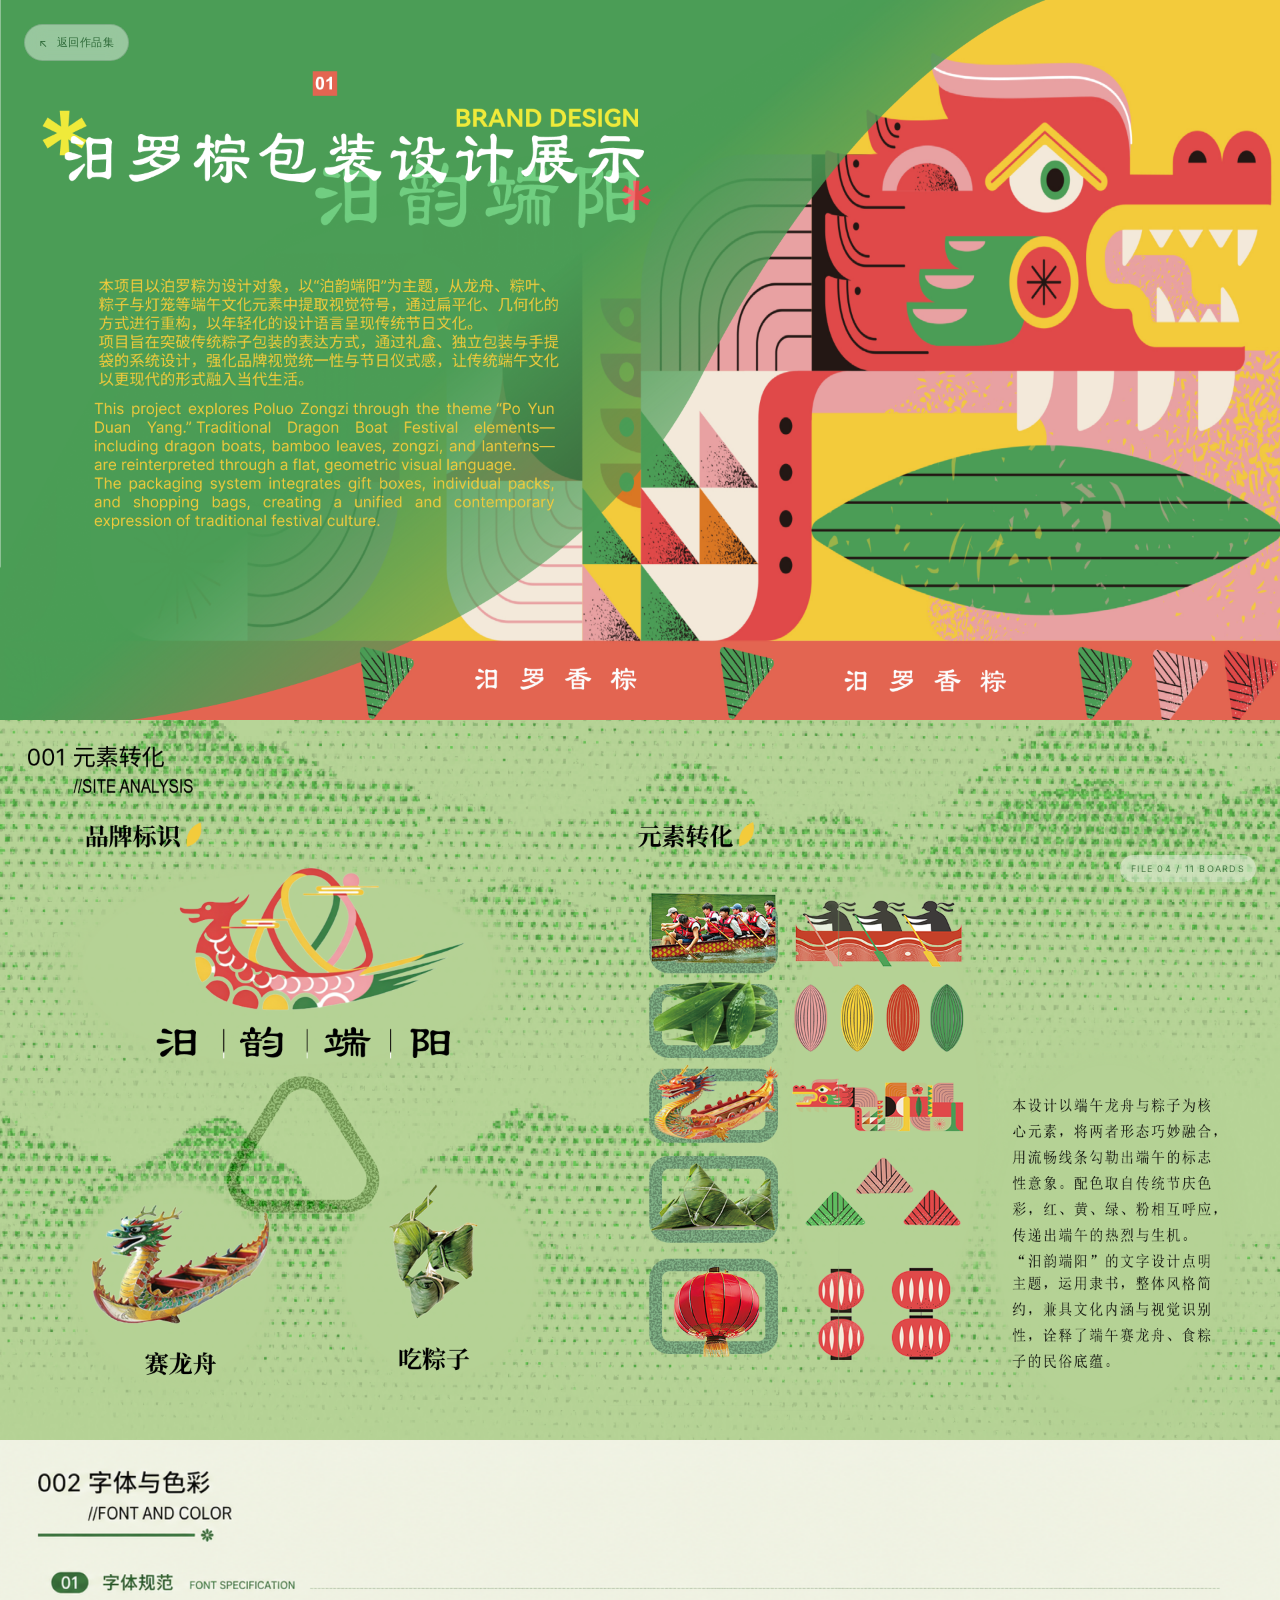
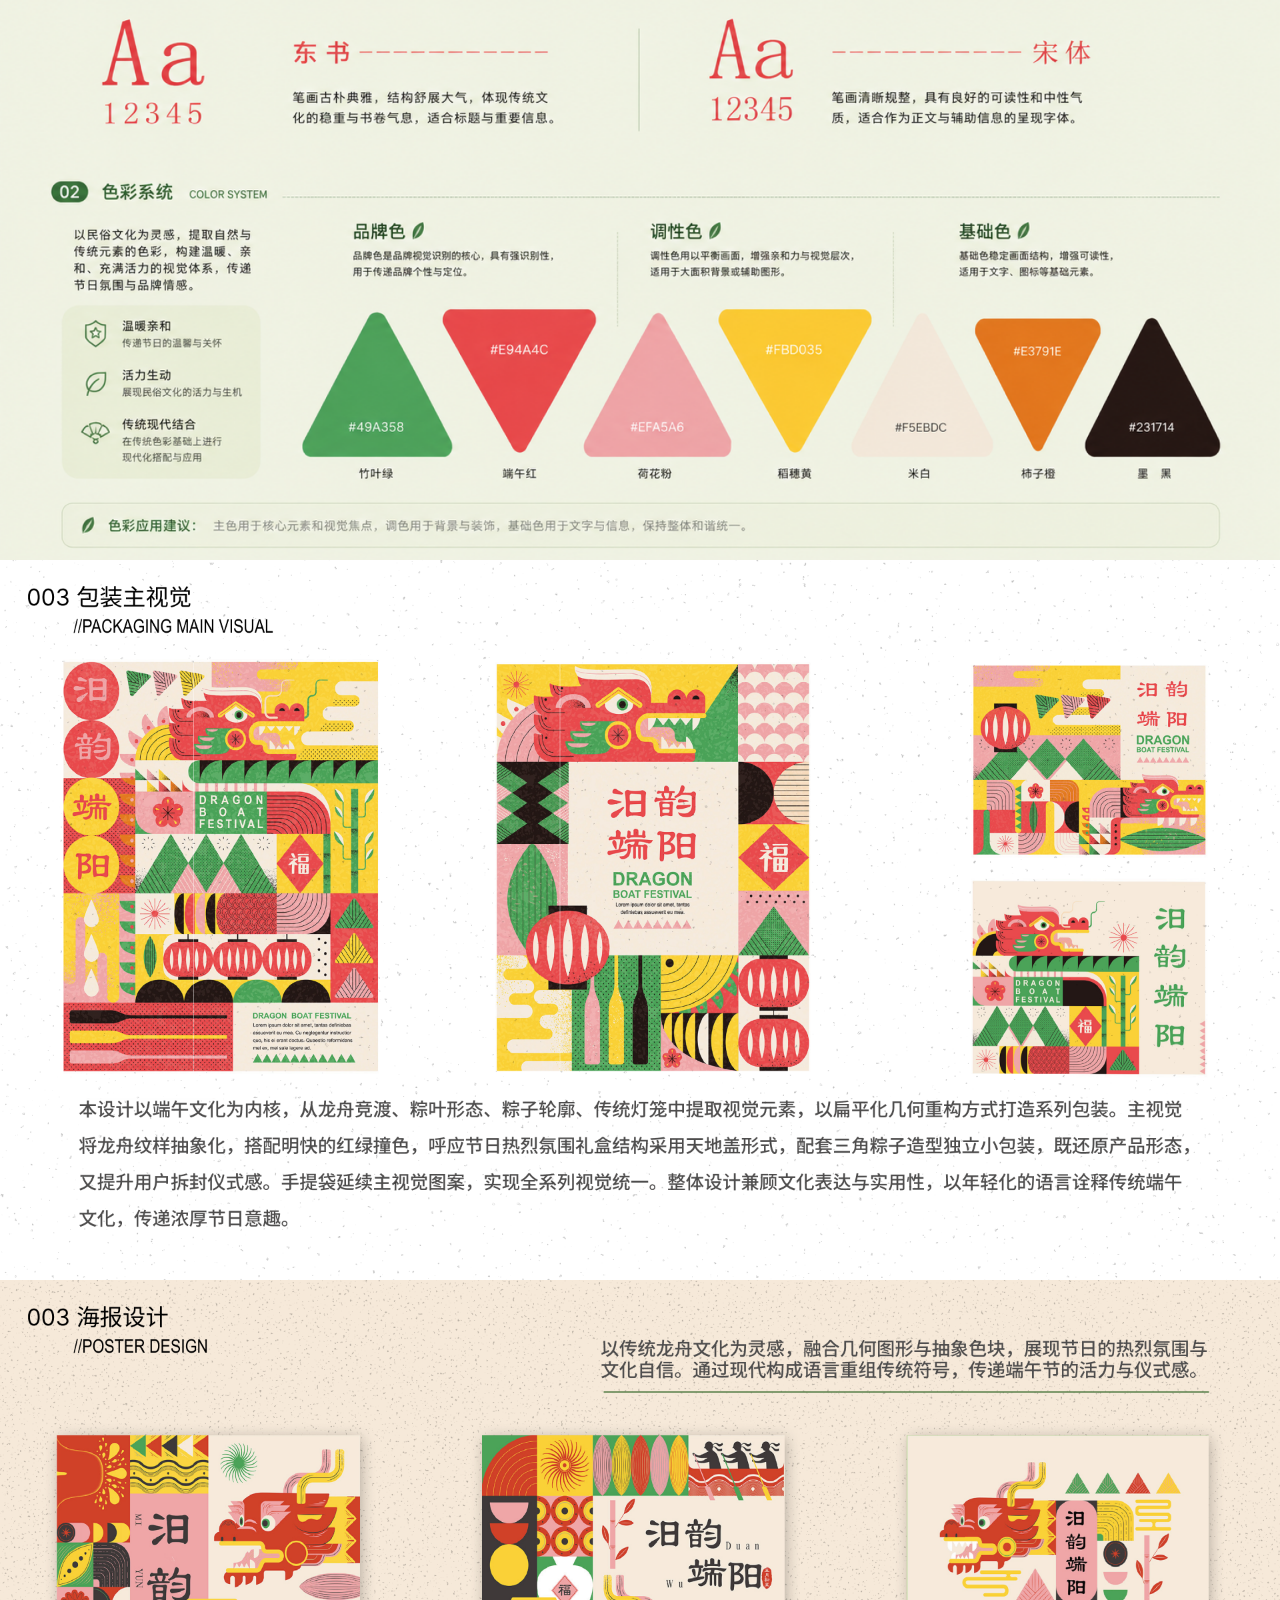
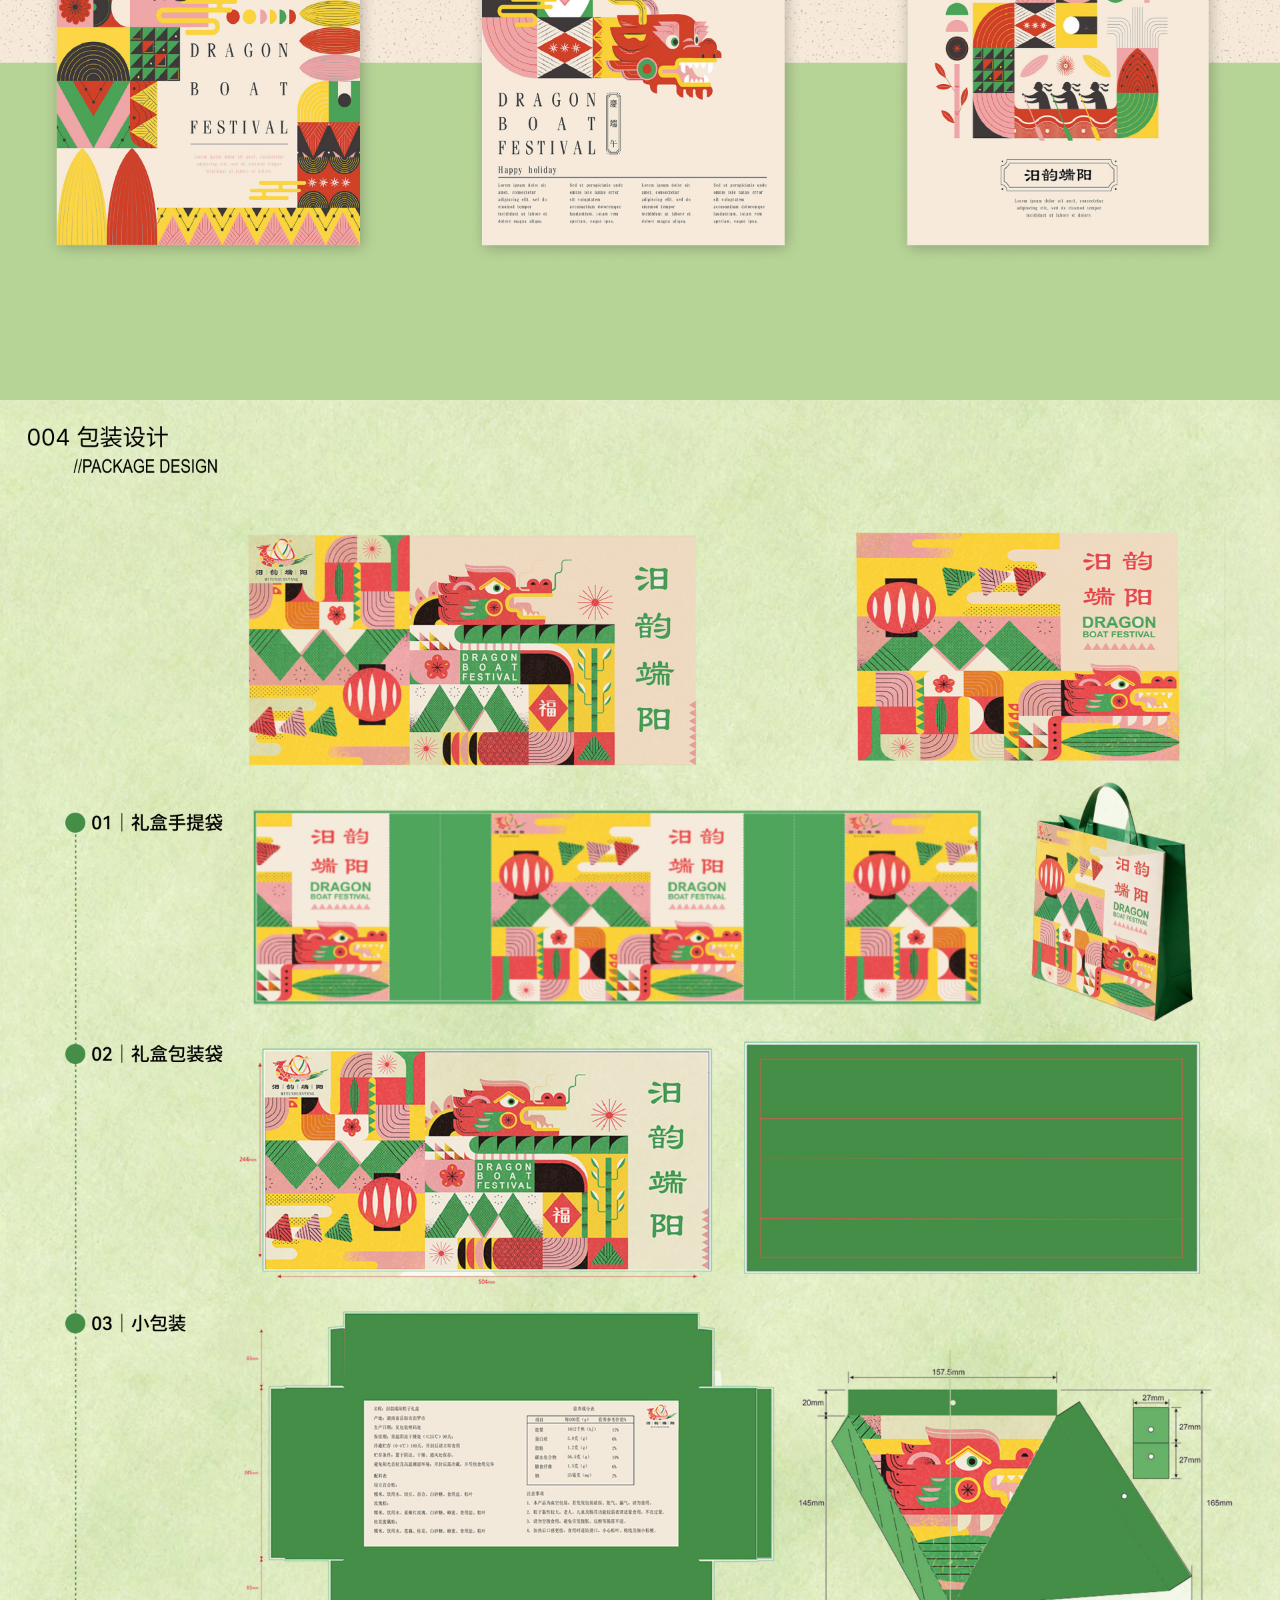
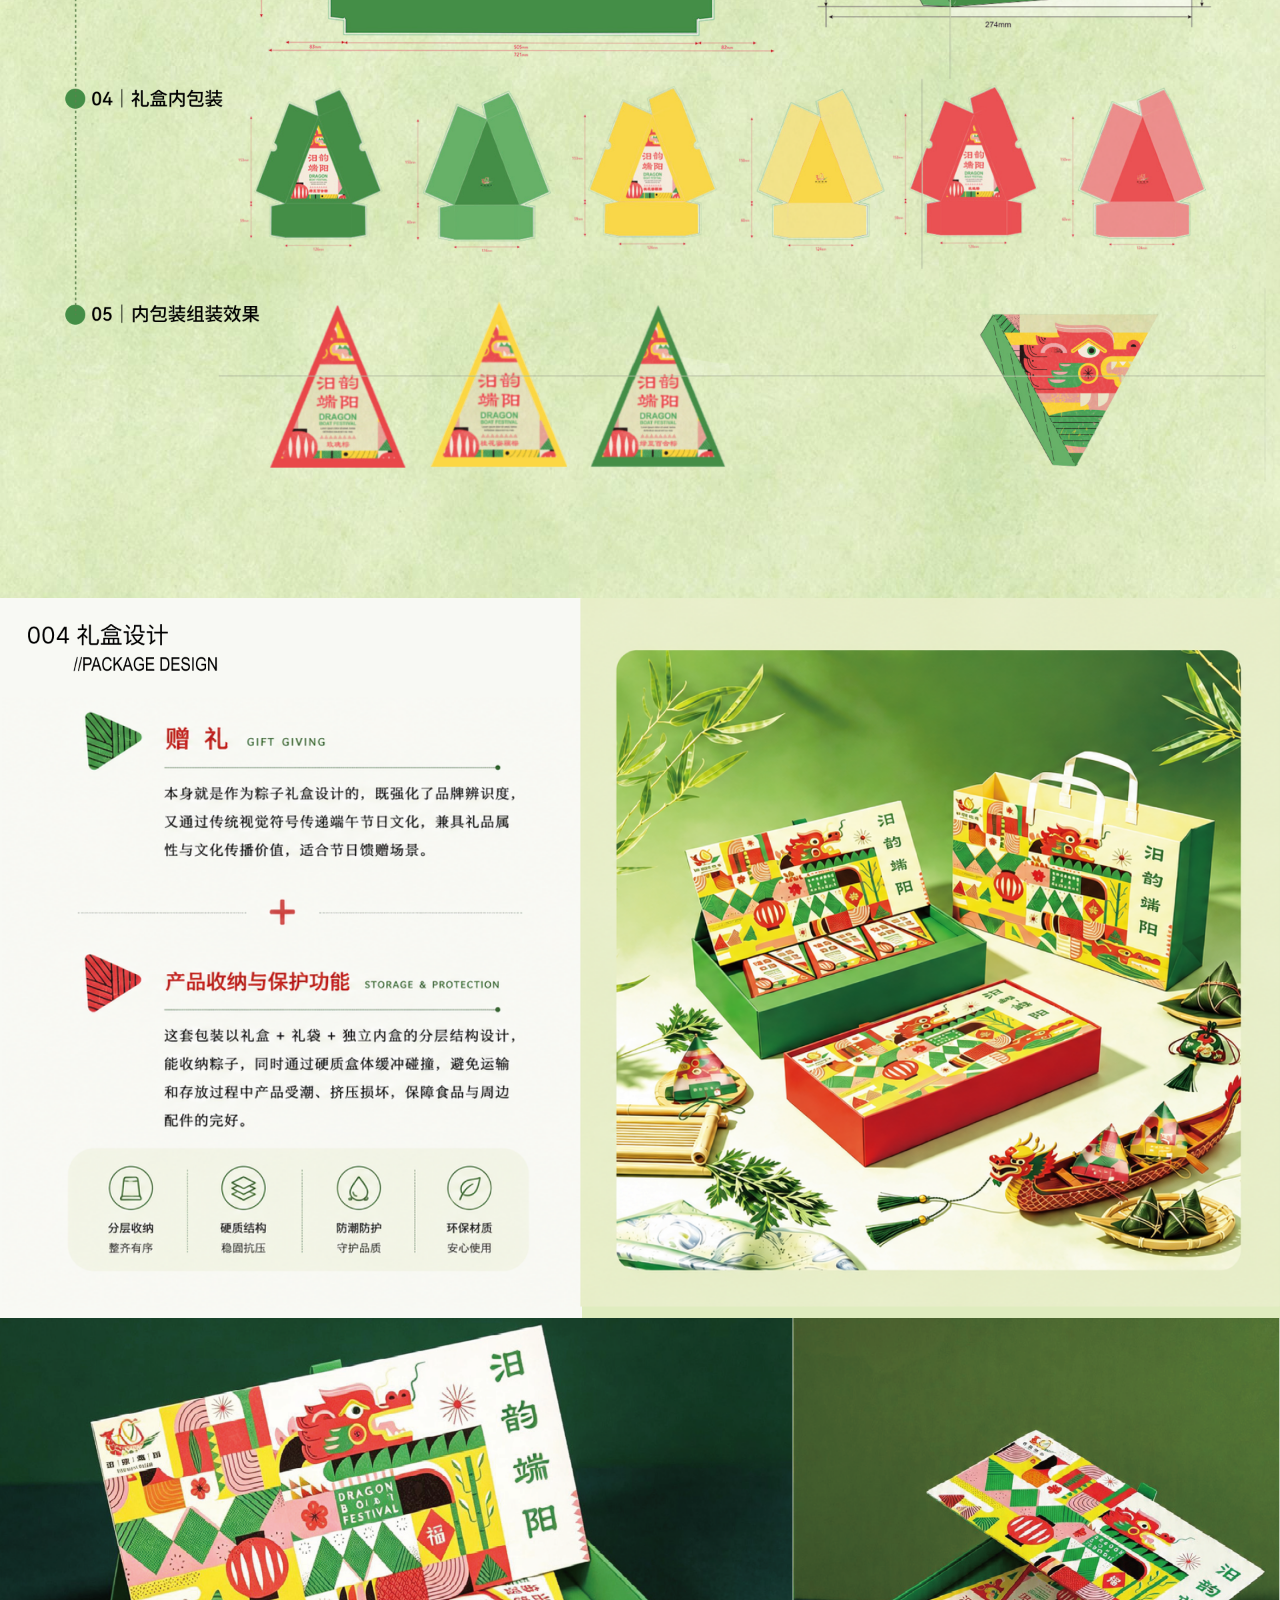
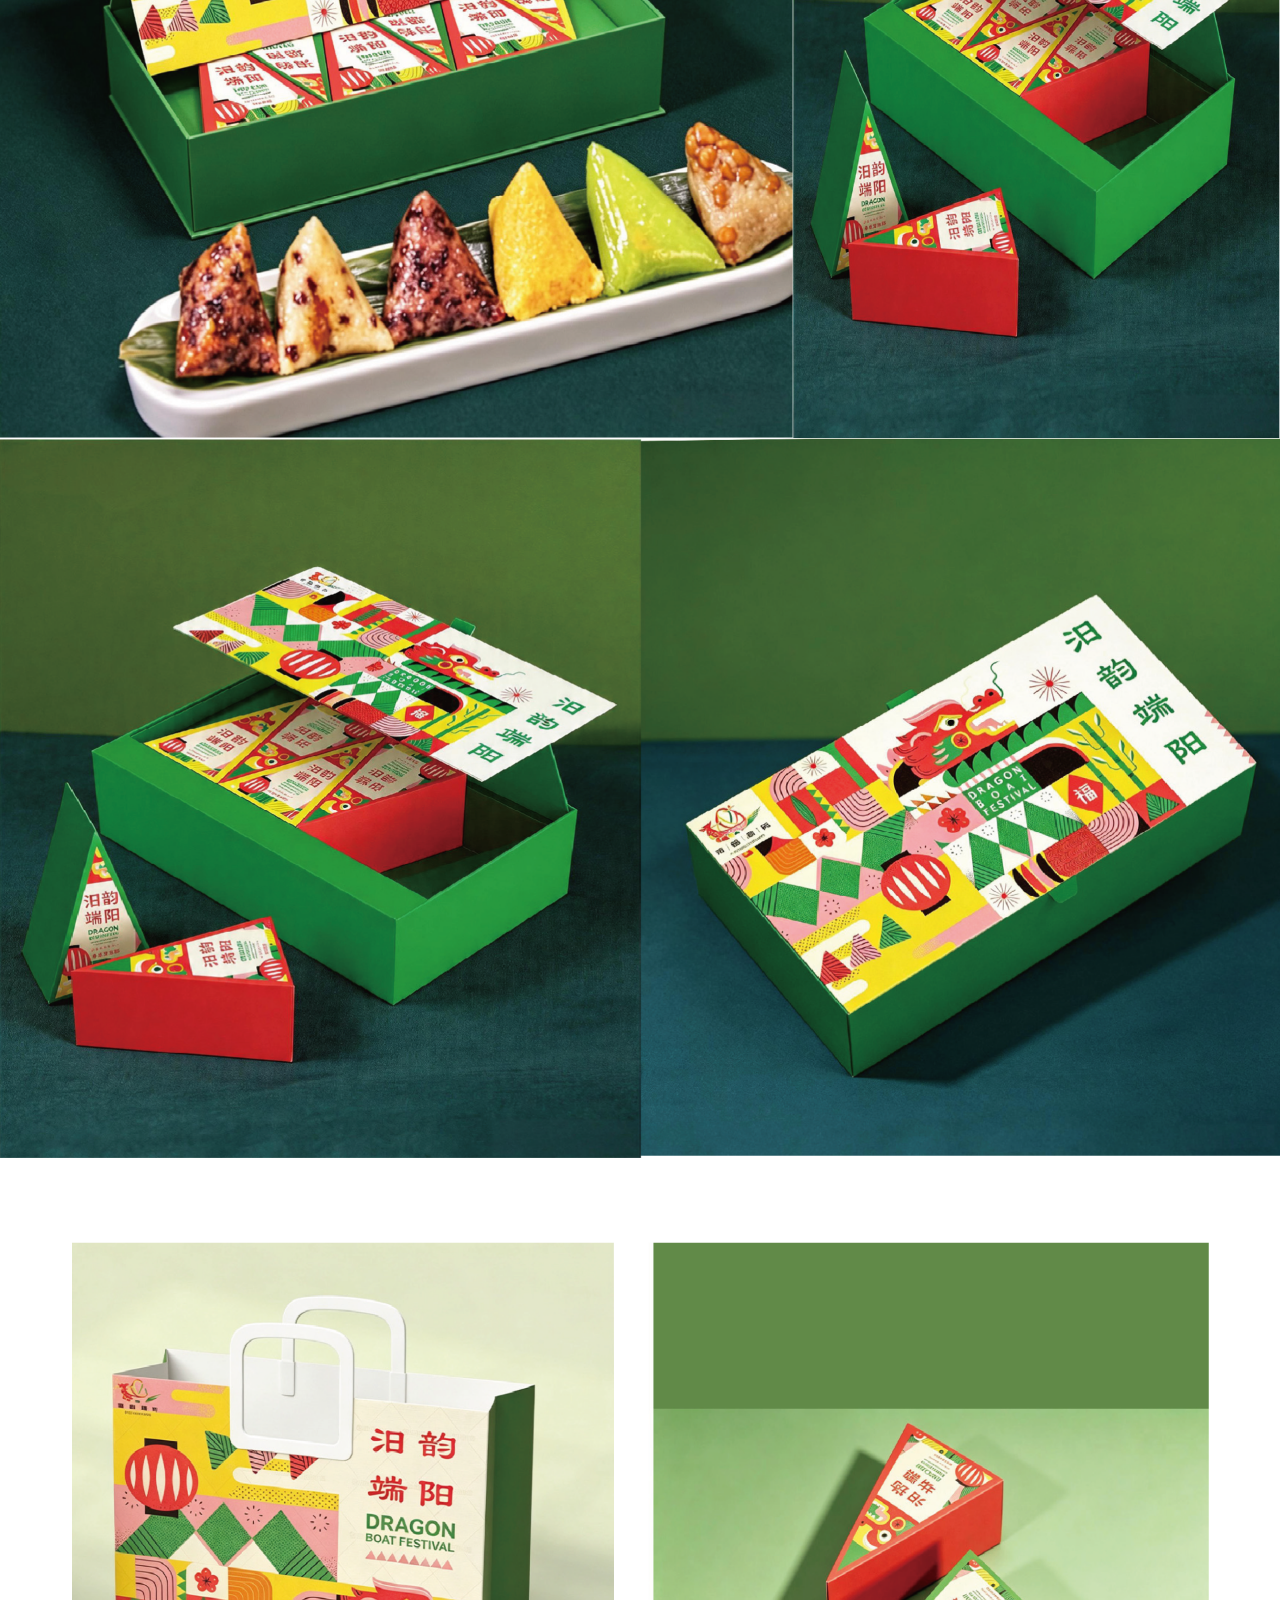
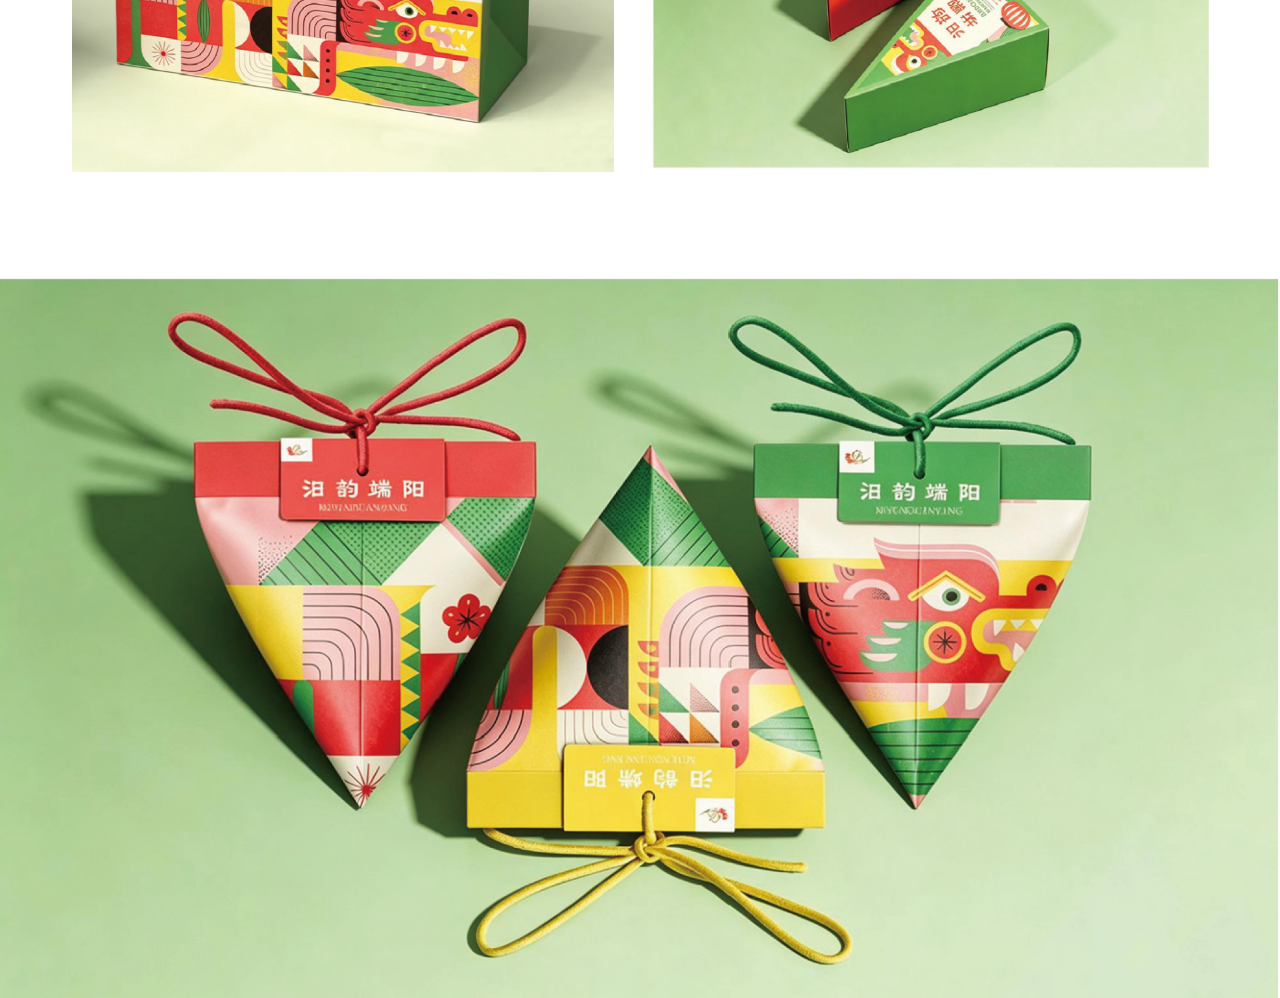
<file: packaging-project.html>
<!doctype html>
<html lang="zh-CN">
<head>
  <meta charset="utf-8">
  <meta name="viewport" content="width=device-width,initial-scale=1">
  <meta name="theme-color" content="#4b9d56">
  <title>泊罗粽包装设计展示 — Luella</title>
  <link rel="stylesheet" href="./packaging-project.css">
</head>
<body>
  <main class="packaging-project" aria-label="泊罗粽包装设计展示项目">
    <img class="project-board" src="./assets/packaging-01.png" alt="泊罗粽包装设计项目封面">
    <img class="project-board" src="./assets/packaging-02.png" alt="泊罗粽品牌背景与设计研究" loading="lazy" decoding="async">
    <img class="project-board" src="./assets/packaging-03.png" alt="泊罗粽品牌视觉概念" loading="lazy" decoding="async">
    <img class="project-board" src="./assets/packaging-04.png" alt="泊罗粽包装图形与色彩系统" loading="lazy" decoding="async">
    <img class="project-board" src="./assets/packaging-05.png" alt="泊罗粽包装结构设计" loading="lazy" decoding="async">
    <img class="project-board" src="./assets/packaging-06.png" alt="泊罗粽完整包装系统展示" loading="lazy" decoding="async">
    <img class="project-board" src="./assets/packaging-07.png" alt="泊罗粽礼盒设计展示" loading="lazy" decoding="async">
    <img class="project-board" src="./assets/packaging-08.png" alt="泊罗粽独立包装展示" loading="lazy" decoding="async">
    <img class="project-board" src="./assets/packaging-09.png" alt="泊罗粽手提袋与物料展示" loading="lazy" decoding="async">
    <img class="project-board" src="./assets/packaging-10.png" alt="泊罗粽品牌应用场景" loading="lazy" decoding="async">
    <img class="project-board" src="./assets/packaging-11.png" alt="泊罗粽包装设计项目总结" loading="lazy" decoding="async">
  </main>
  <a class="project-back" href="./design-work.html" aria-label="返回设计作品列表"><span>↖</span> 返回作品集</a>
  <p class="project-index" aria-hidden="true">FILE 04 / 11 BOARDS</p>
</body>
</html>
</file>
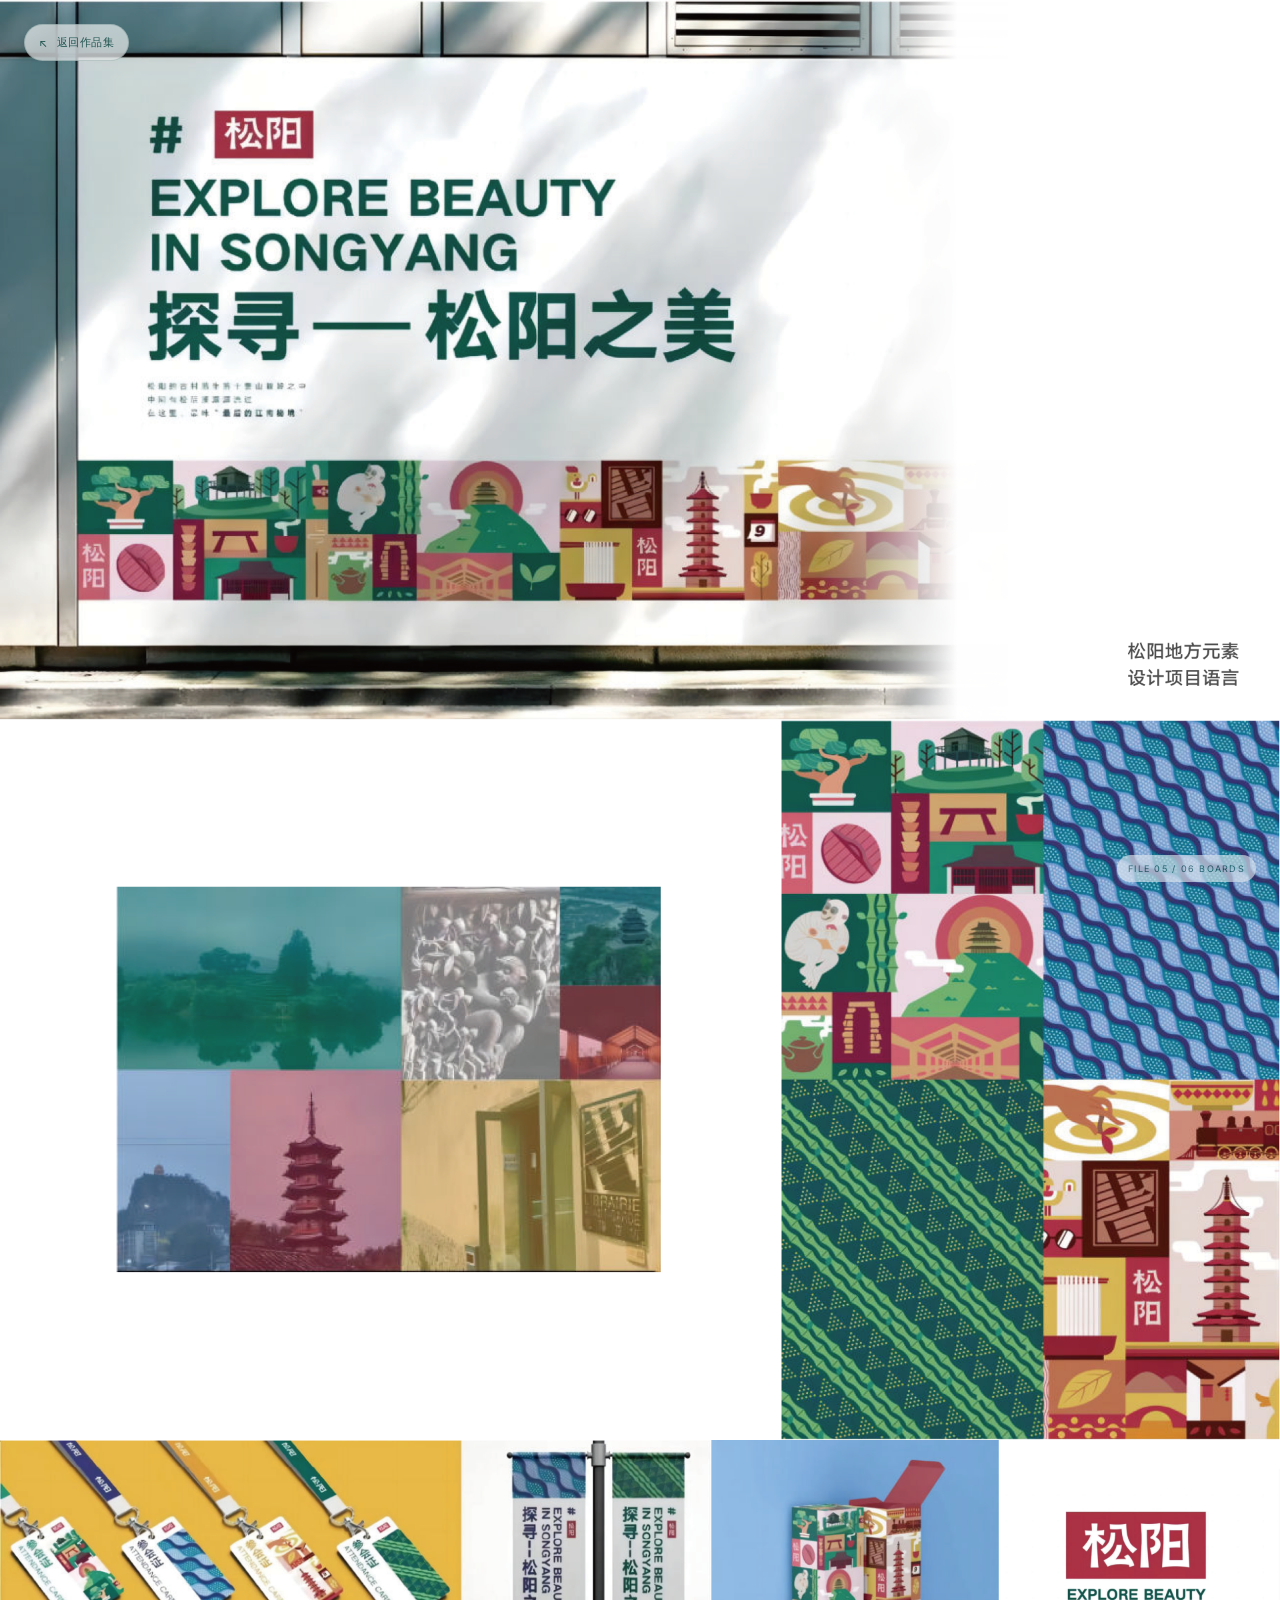
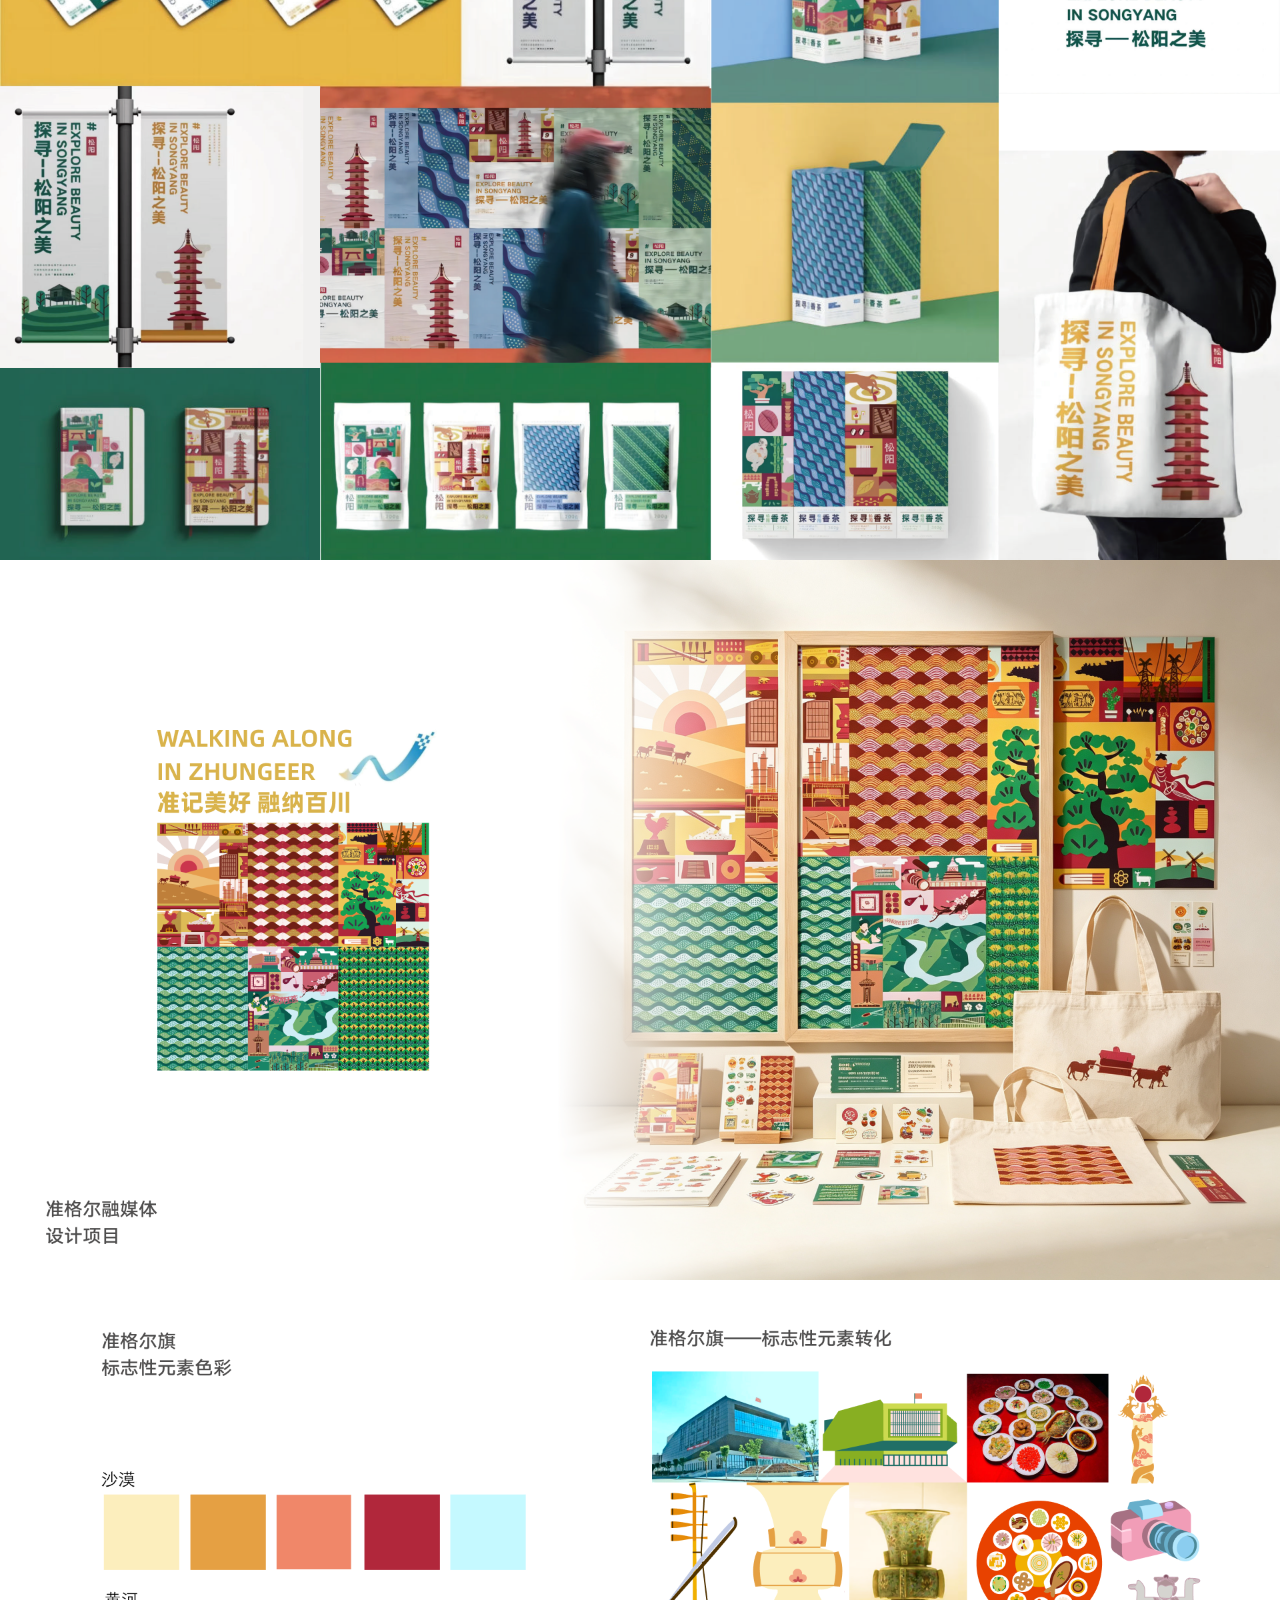
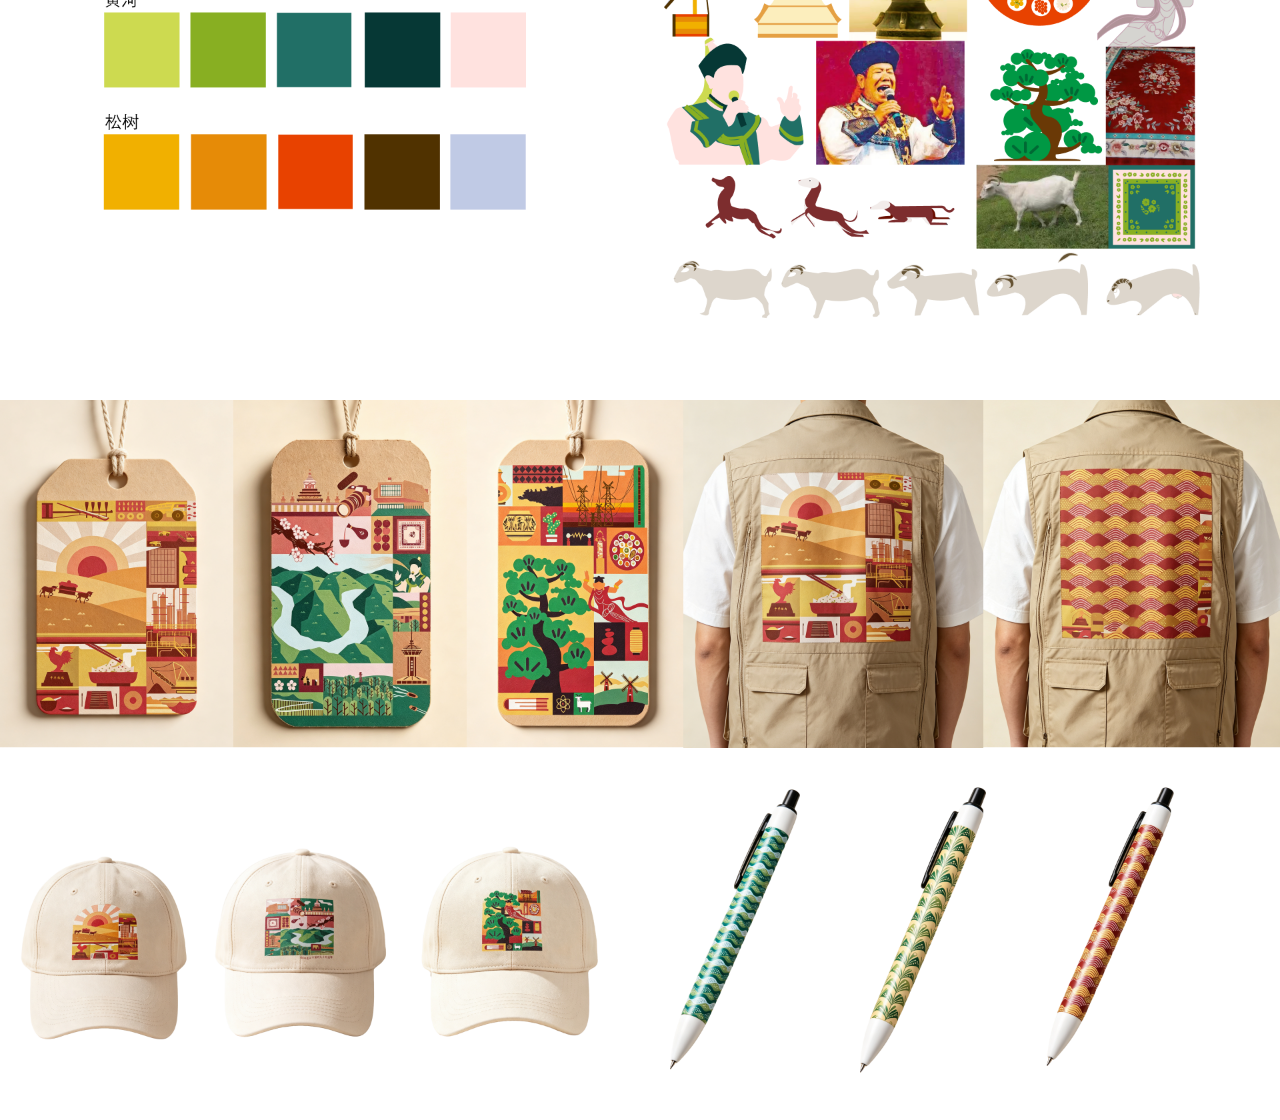
<file: songyang-project.html>
<!doctype html>
<html lang="zh-CN">
<head>
  <meta charset="utf-8">
  <meta name="viewport" content="width=device-width,initial-scale=1">
  <meta name="theme-color" content="#f5f5ef">
  <title>地方元素重构设计 — 松阳</title>
  <link rel="stylesheet" href="./songyang-project.css">
</head>
<body>
  <main class="songyang-project" aria-label="松阳地方元素重构设计项目">
    <img class="project-board" src="./assets/songyang-01.png" alt="探寻松阳之美项目封面">
    <img class="project-board" src="./assets/songyang-02.png" alt="松阳地方文化与视觉元素研究" loading="lazy" decoding="async">
    <img class="project-board" src="./assets/songyang-03.png" alt="松阳地方元素提取与重构" loading="lazy" decoding="async">
    <img class="project-board" src="./assets/songyang-04.png" alt="松阳视觉图形系统设计" loading="lazy" decoding="async">
    <img class="project-board" src="./assets/songyang-05.png" alt="松阳地方元素应用展示" loading="lazy" decoding="async">
    <img class="project-board" src="./assets/songyang-06.png" alt="松阳地方视觉系统项目总结" loading="lazy" decoding="async">
  </main>
  <a class="project-back" href="./design-work.html" aria-label="返回设计作品列表"><span>↖</span> 返回作品集</a>
  <p class="project-index" aria-hidden="true">FILE 05 / 06 BOARDS</p>
</body>
</html>
</file>
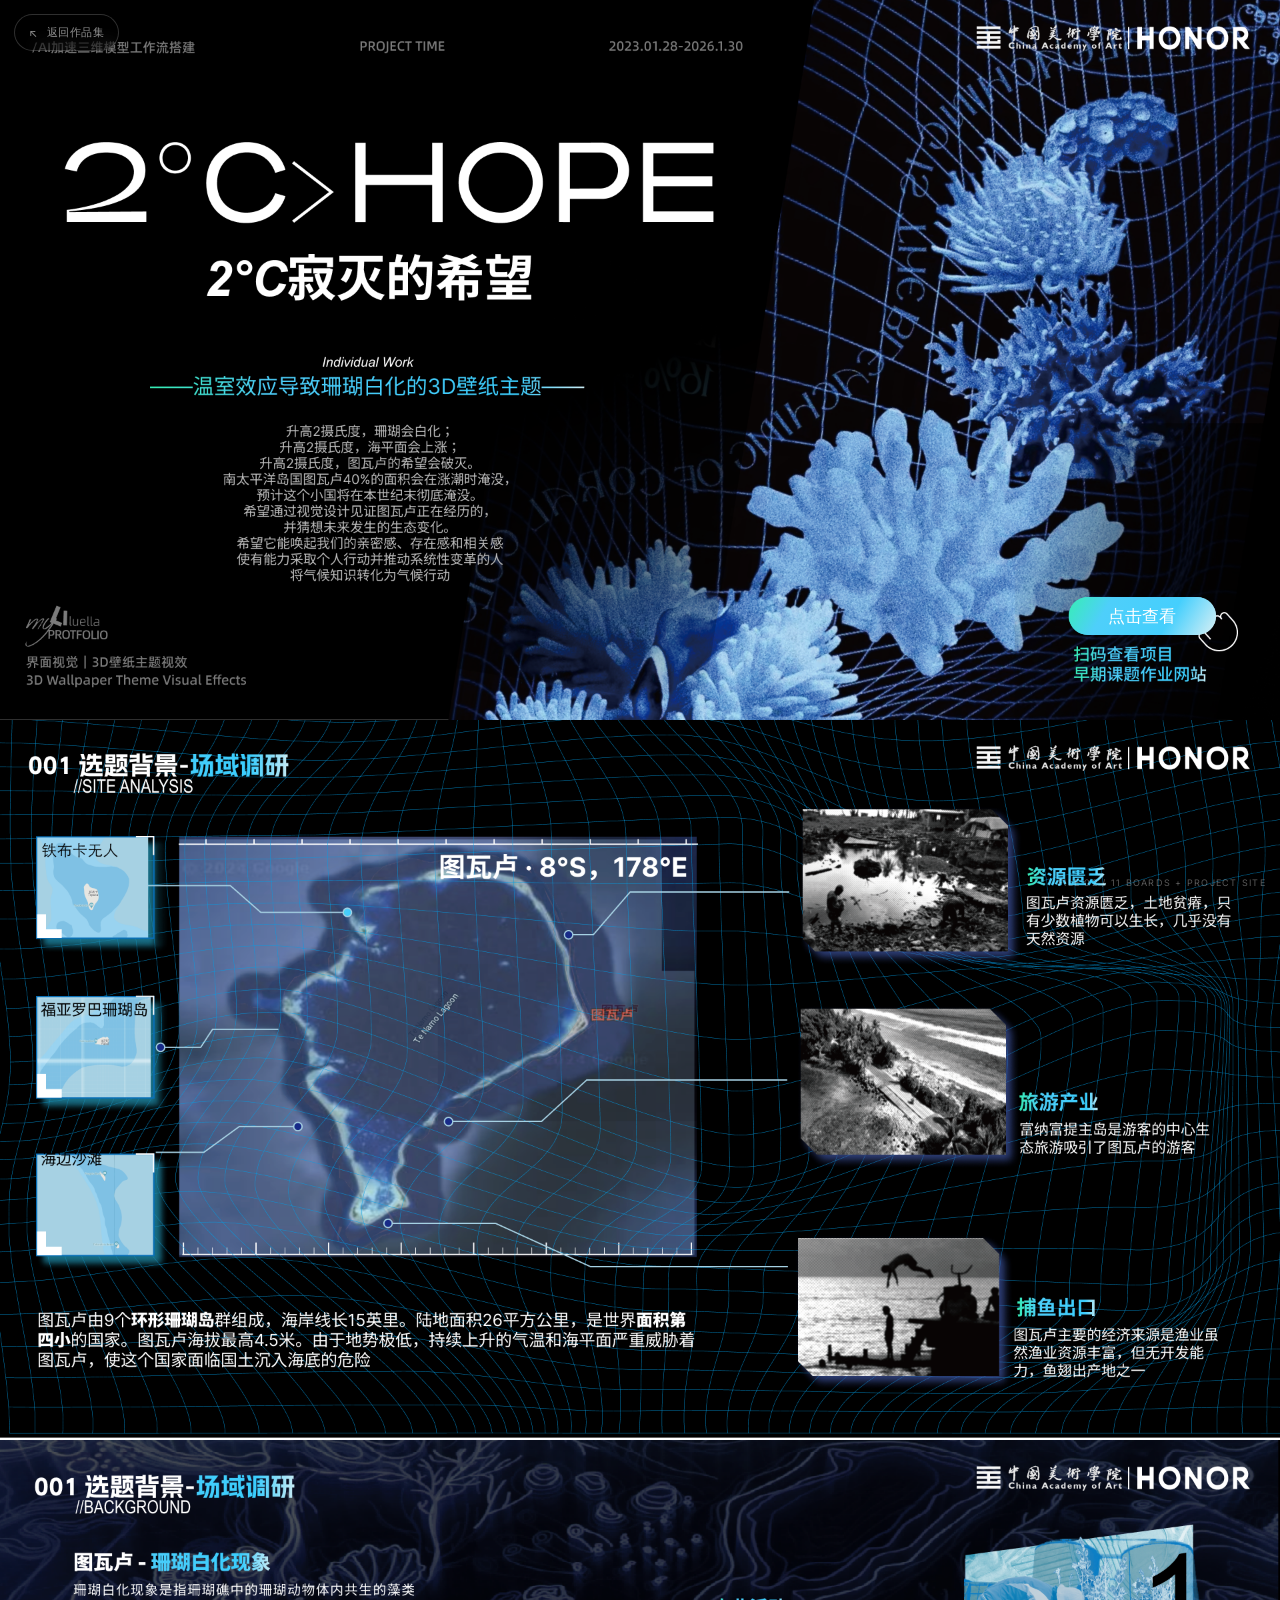
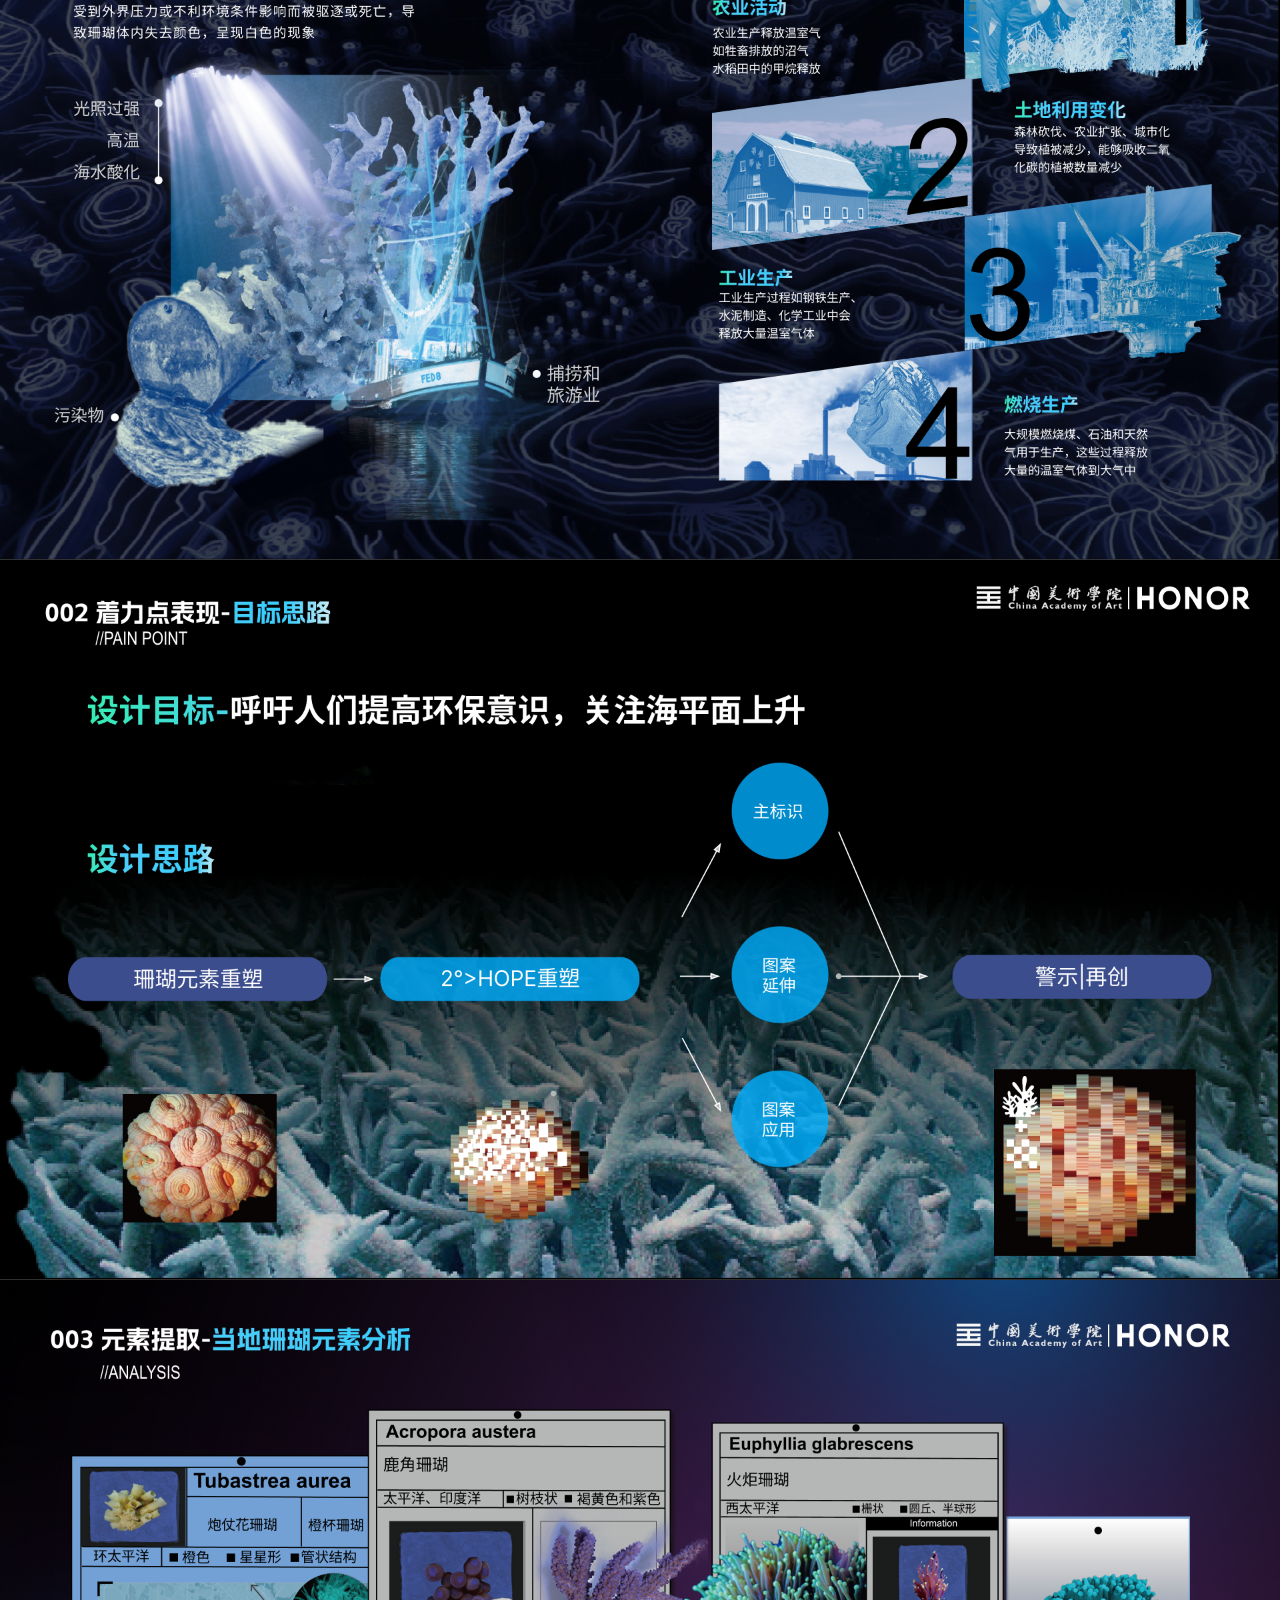
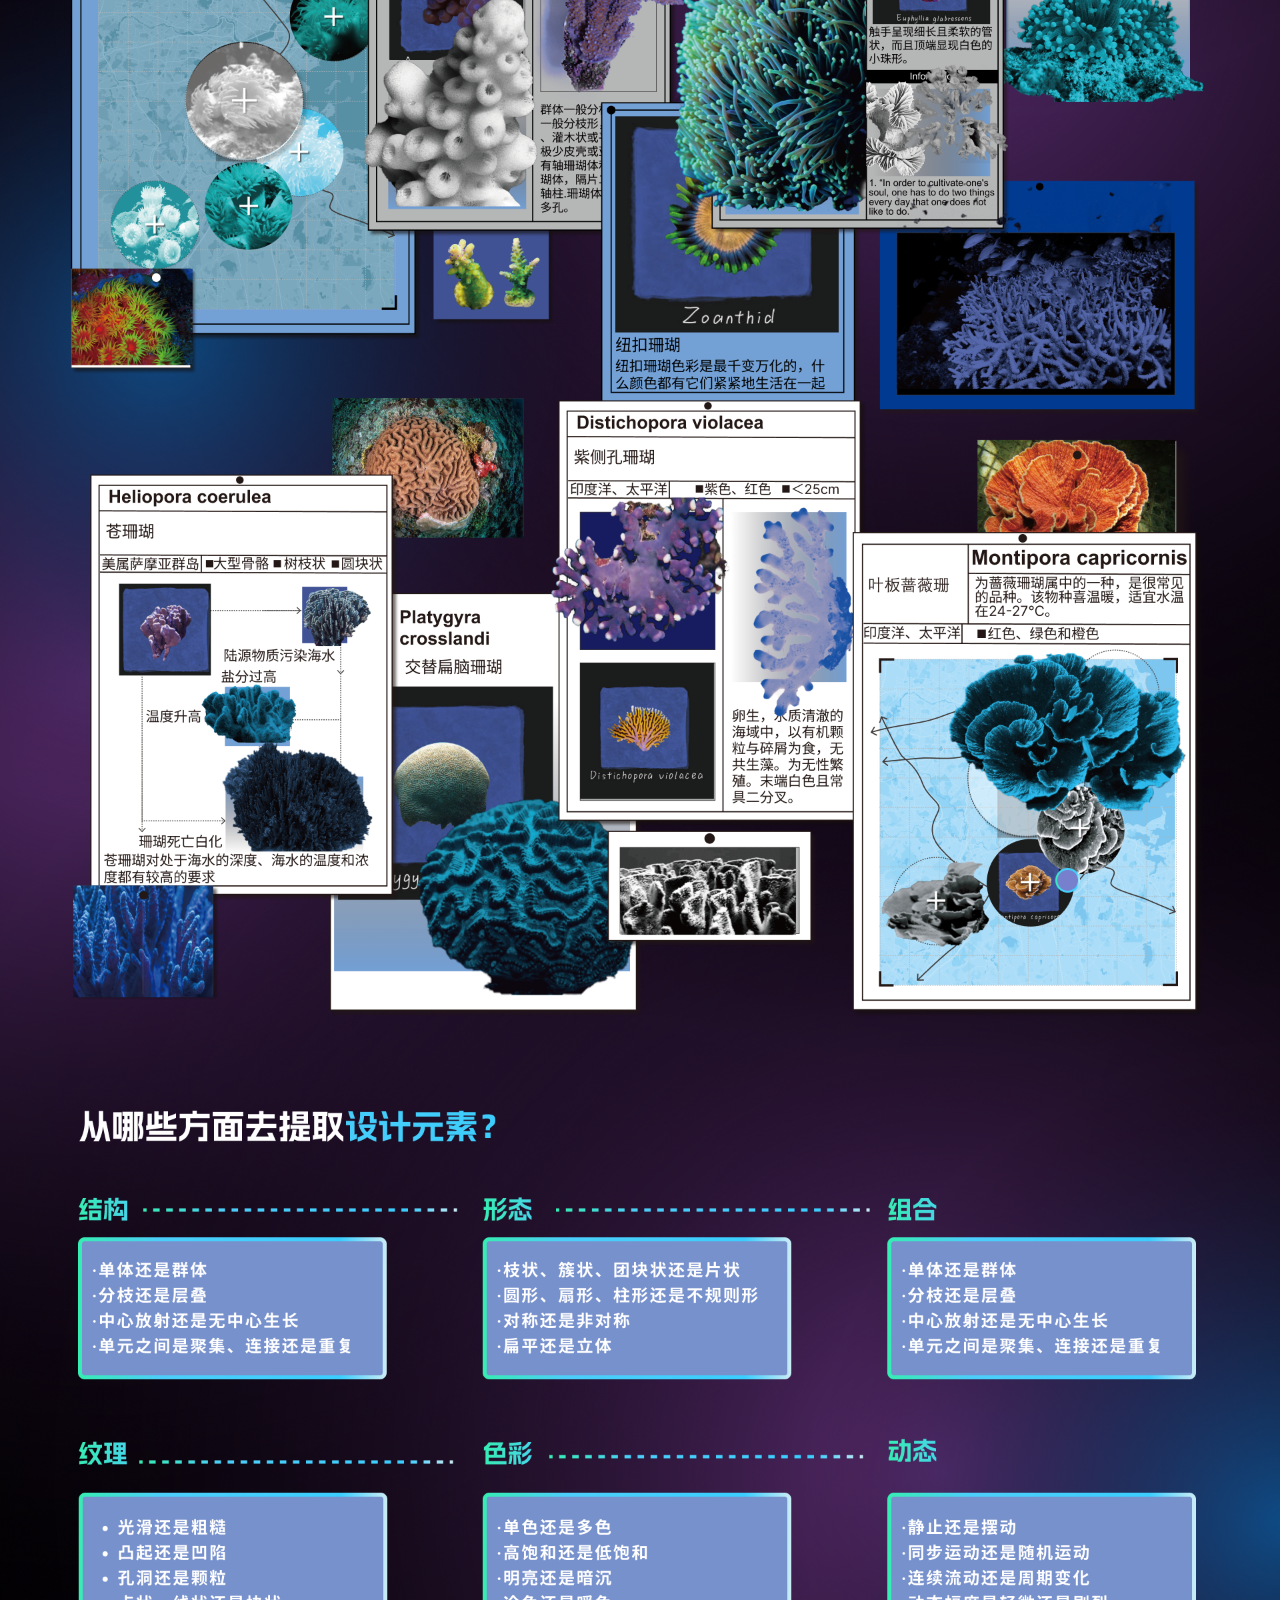
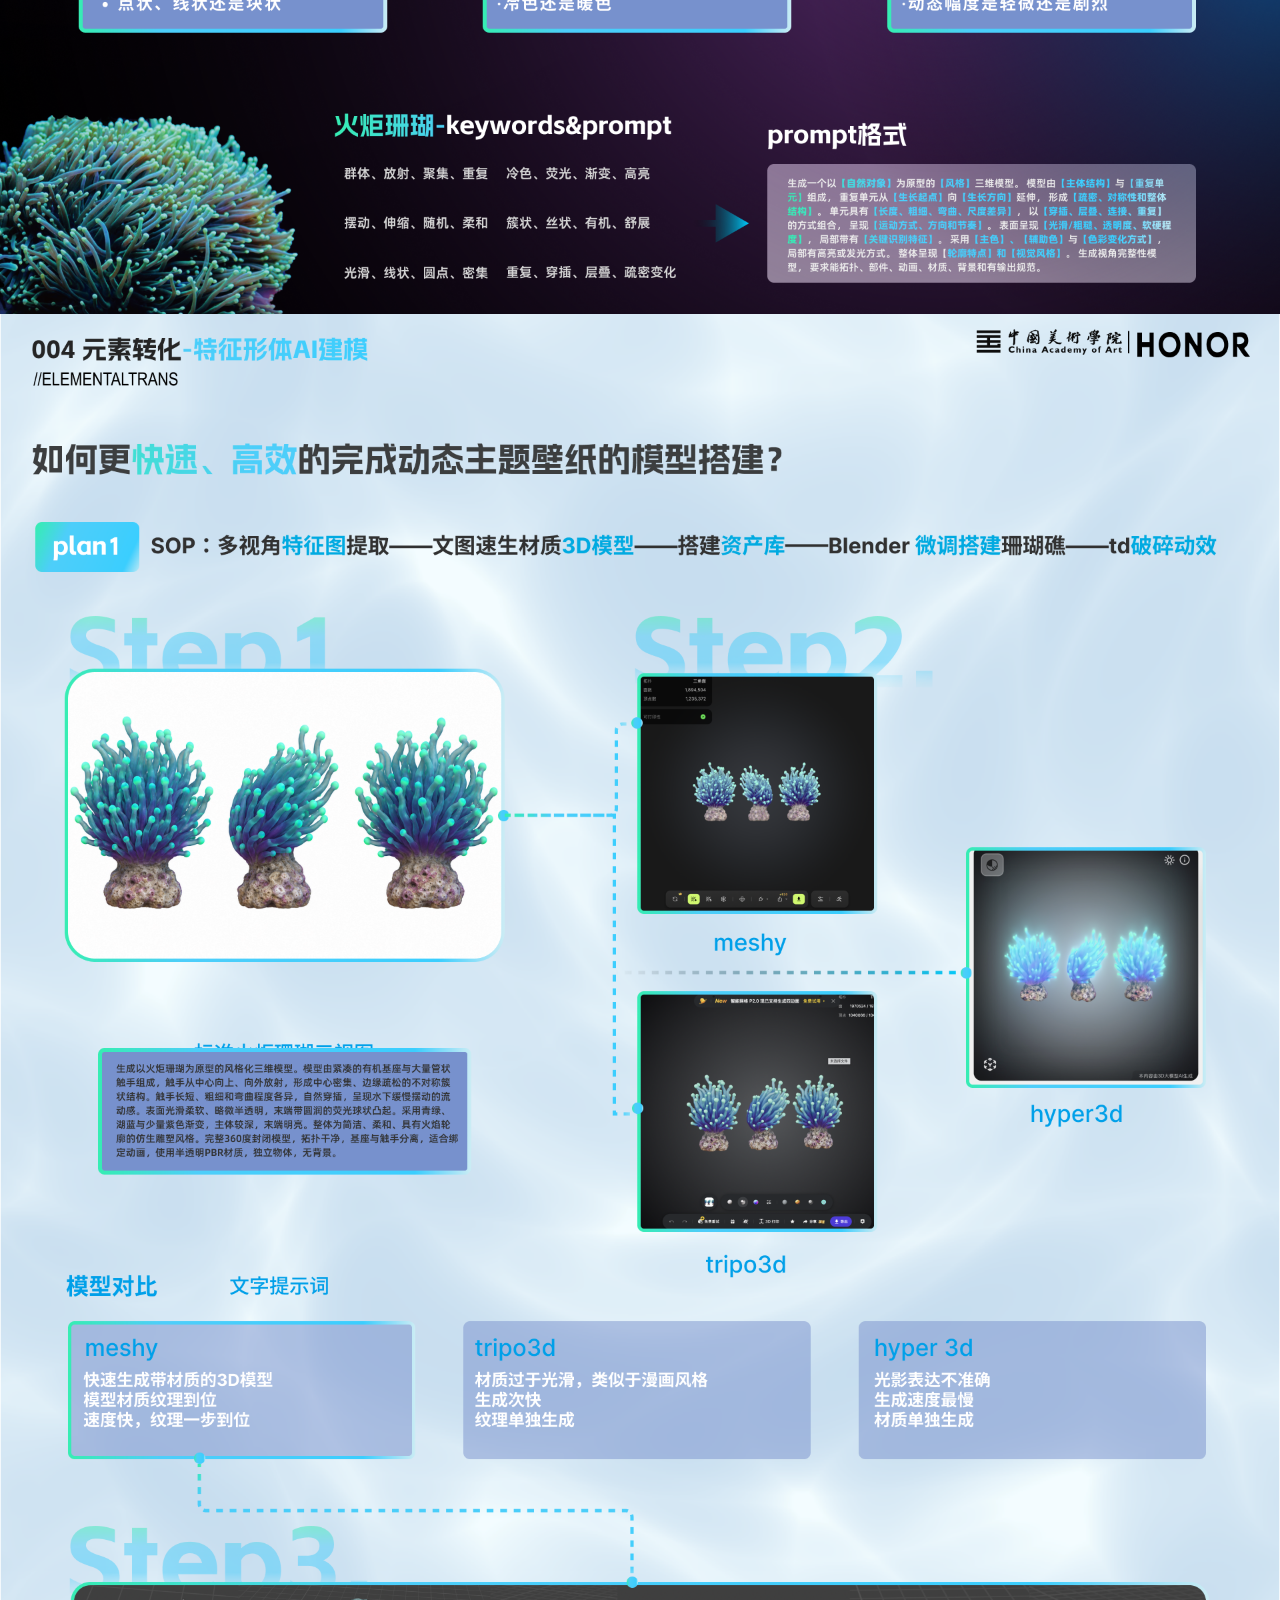
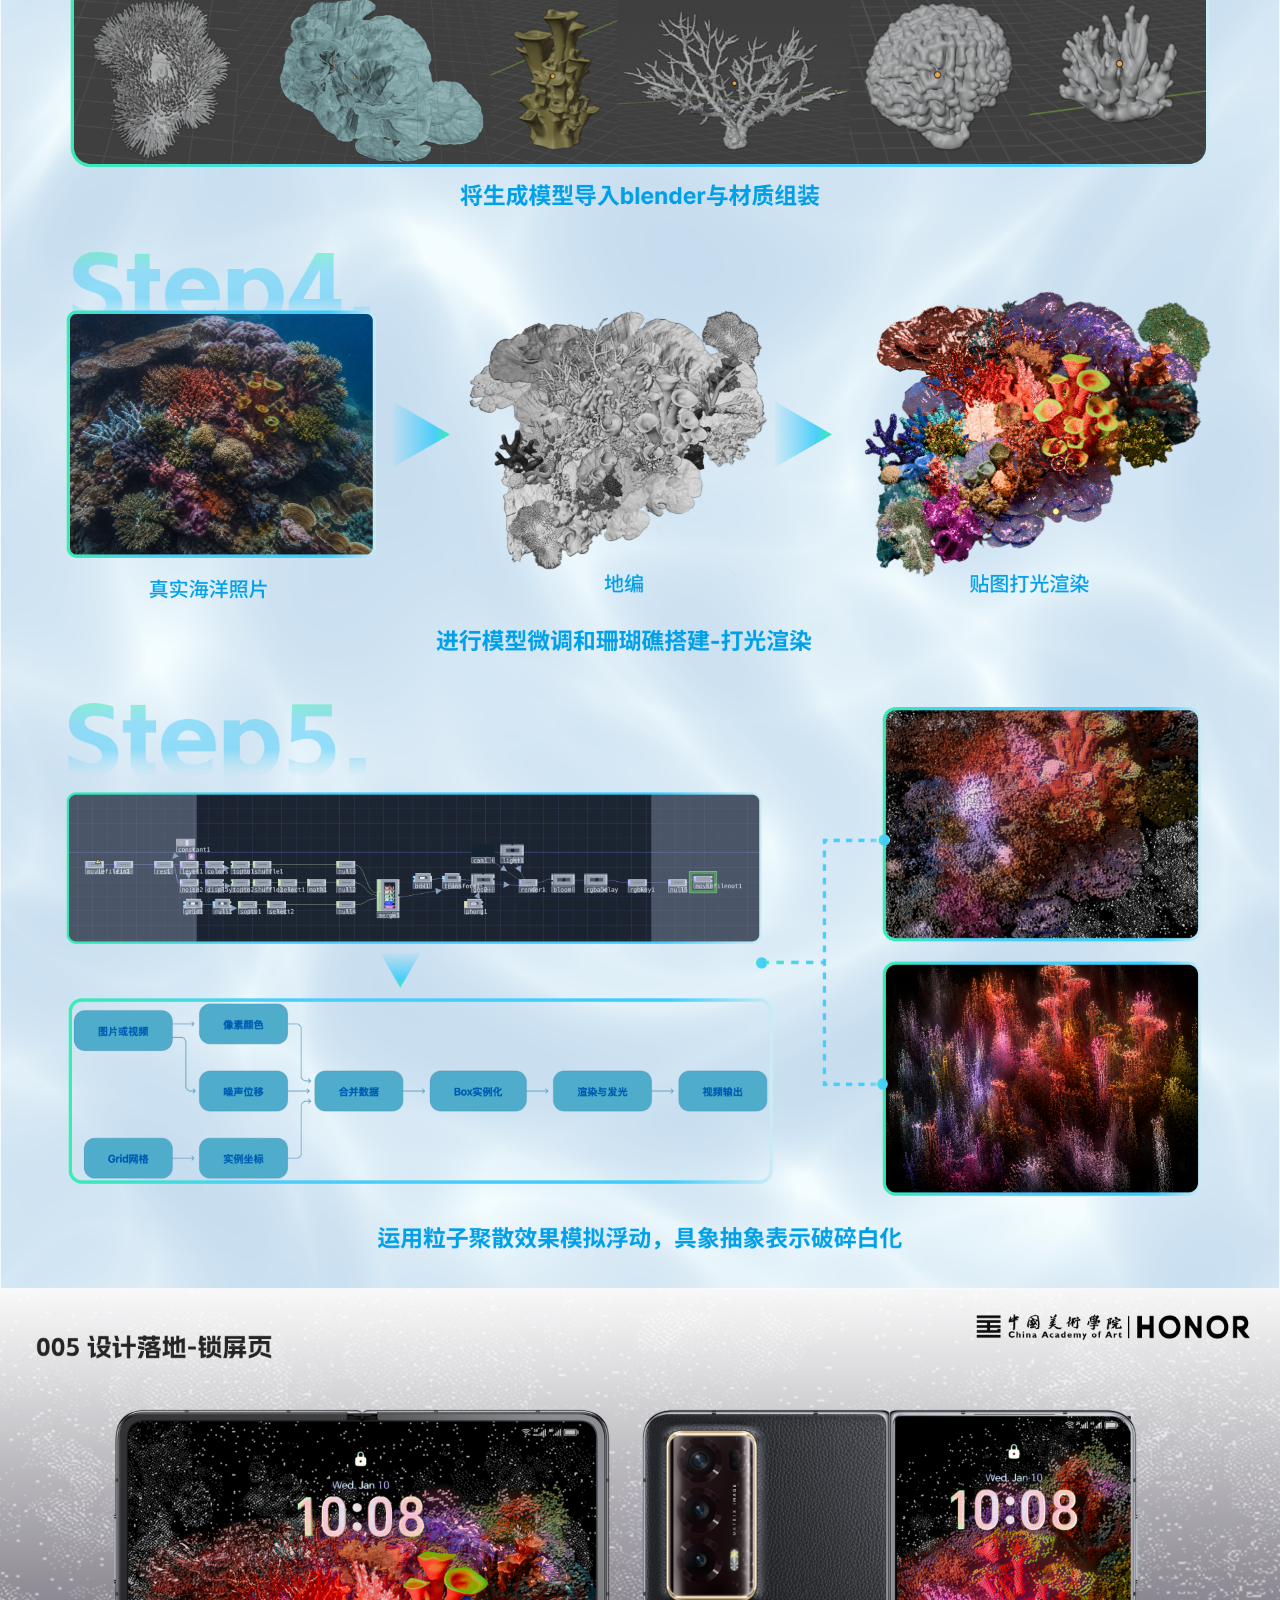
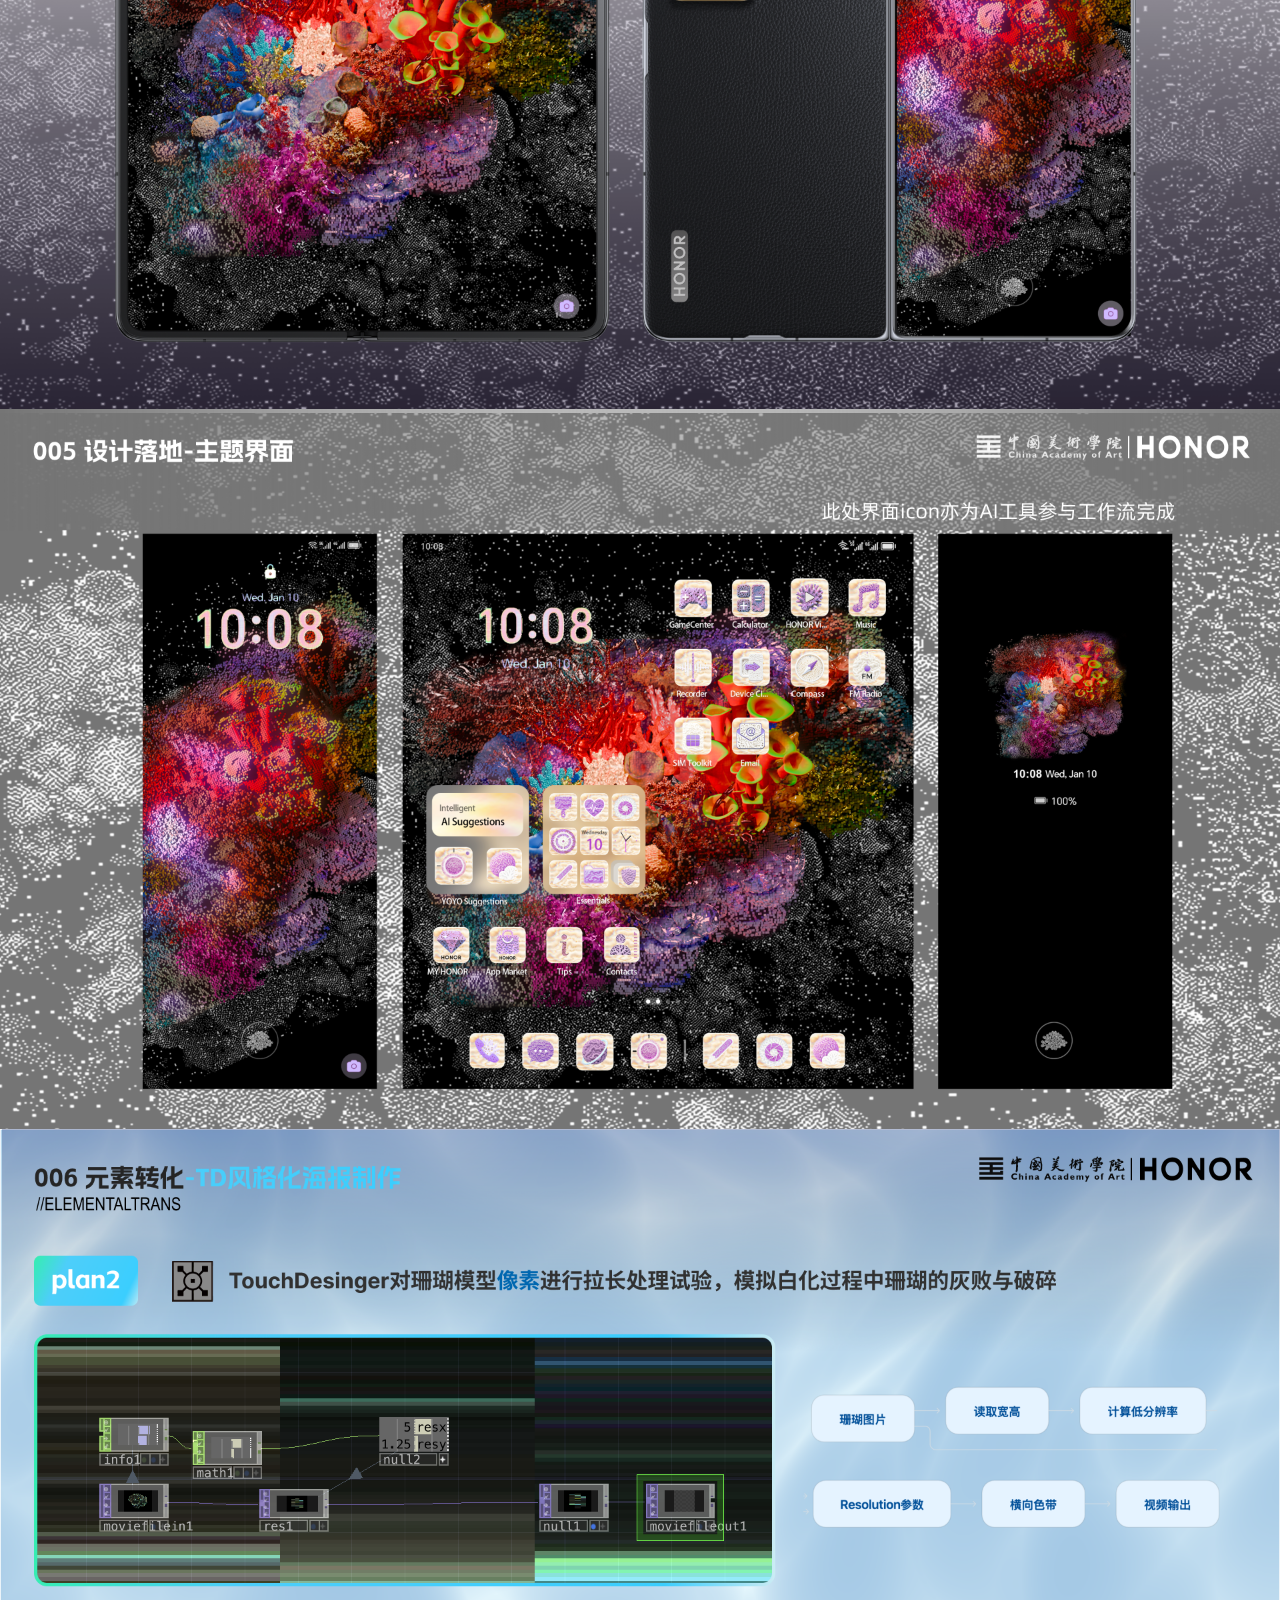
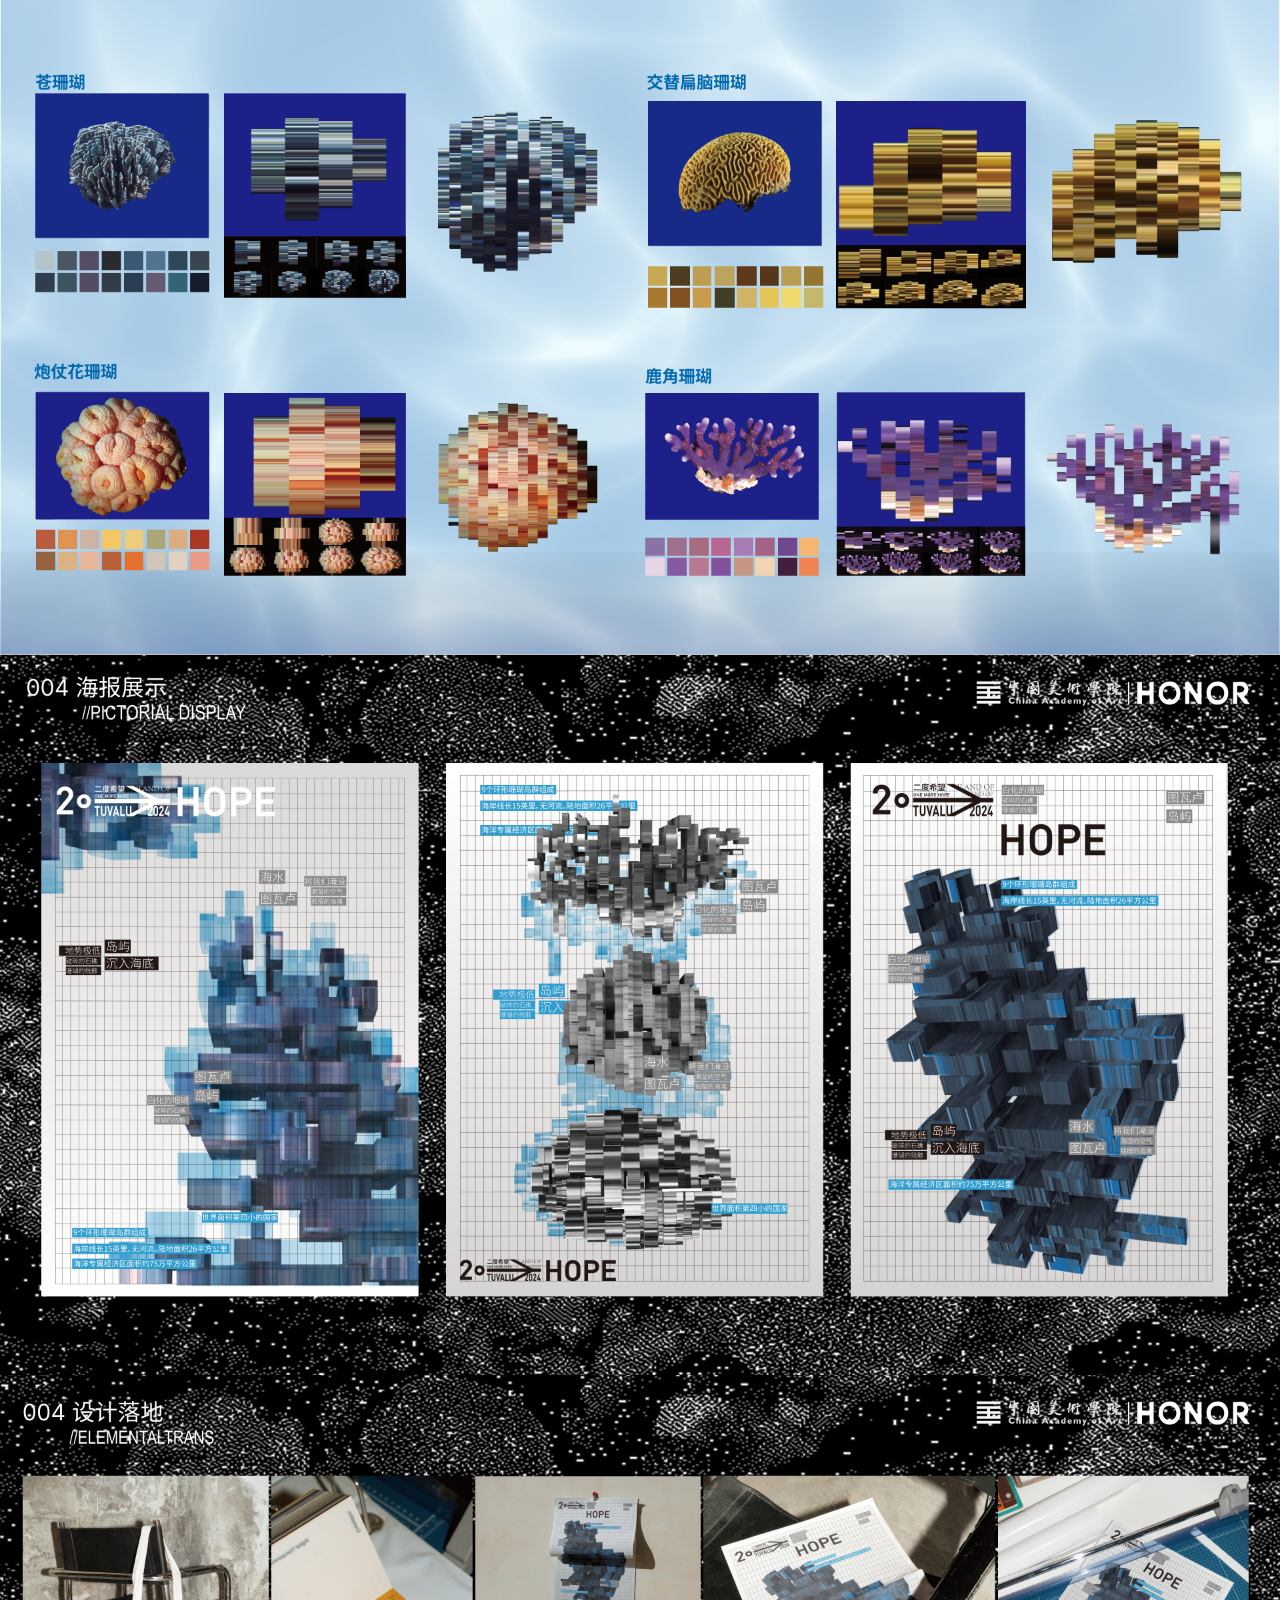
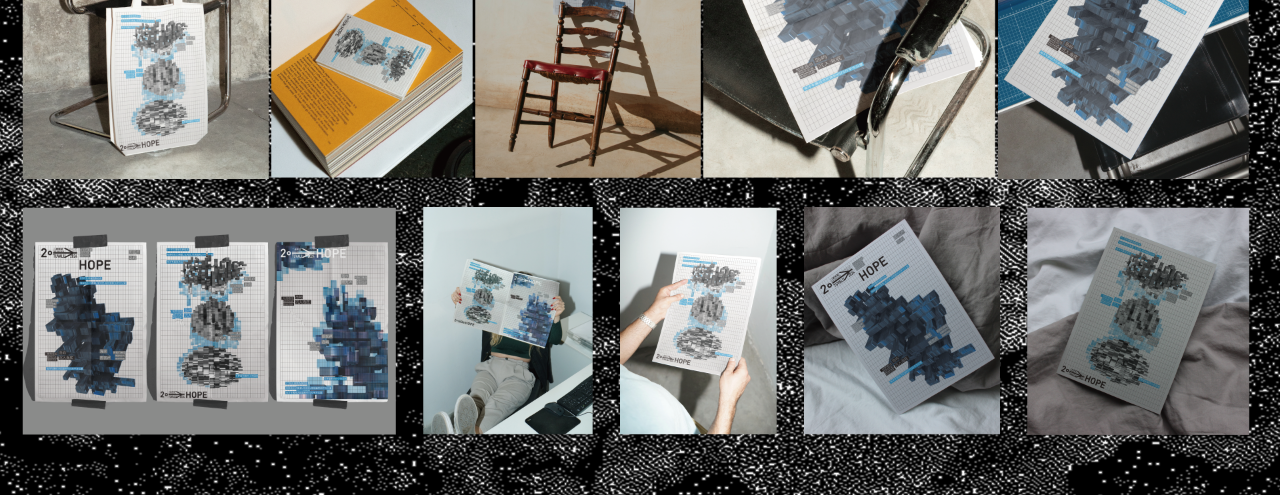
<file: theme-design.html>
<!doctype html>
<html lang="zh-CN">
<head>
  <meta charset="utf-8">
  <meta name="viewport" content="width=device-width,initial-scale=1">
  <meta name="theme-color" content="#000000">
  <title>2°C &gt; HOPE — Luella</title>
  <link rel="stylesheet" href="./theme-design.css">
</head>
<body>
  <main class="theme-project">
    <div class="interactive-cover">
      <img class="theme-artwork" src="./assets/coral-01-web.png" alt="2°C寂灭的希望项目封面">
      <a class="external-project-button" href="https://sdi.caa.edu.cn/youngtoyoung/uploads/users/2022/3200601002/site/index.html" aria-label="查看2°C寂灭的希望完整项目网站">点击查看</a>
    </div>
    <img class="theme-artwork" src="./assets/coral-02.png" alt="2°C寂灭的希望项目背景与议题研究" loading="lazy" decoding="async">
    <img class="theme-artwork" src="./assets/coral-03.png" alt="2°C寂灭的希望项目调研分析" loading="lazy" decoding="async">
    <img class="theme-artwork" src="./assets/coral-04.png" alt="2°C寂灭的希望视觉概念" loading="lazy" decoding="async">
    <img class="theme-artwork" src="./assets/coral-05.png" alt="珊瑚元素分析与设计元素提取" loading="lazy" decoding="async">
    <img class="theme-artwork" src="./assets/coral-06.png" alt="珊瑚三维建模与动态视觉制作过程" loading="lazy" decoding="async">
    <img class="theme-artwork" src="./assets/coral-07.png" alt="2°C寂灭的希望界面设计展示" loading="lazy" decoding="async">
    <img class="theme-artwork" src="./assets/coral-08.png" alt="2°C寂灭的希望动态主题展示" loading="lazy" decoding="async">
    <img class="theme-artwork" src="./assets/coral-09.png" alt="TouchDesigner 珊瑚像素风格化制作过程" loading="lazy" decoding="async">
    <img class="theme-artwork" src="./assets/coral-10.png" alt="2°C寂灭的希望粒子视觉效果" loading="lazy" decoding="async">
    <img class="theme-artwork" src="./assets/coral-11.png" alt="2°C寂灭的希望最终粒子花视觉" loading="lazy" decoding="async">
  </main>
  <a class="project-back" href="./design-work.html" aria-label="返回设计作品列表"><span>↖</span> 返回作品集</a>
  <p class="project-index" aria-hidden="true">FILE 02 / 11 BOARDS + PROJECT SITE</p>
</body>
</html>
</file>
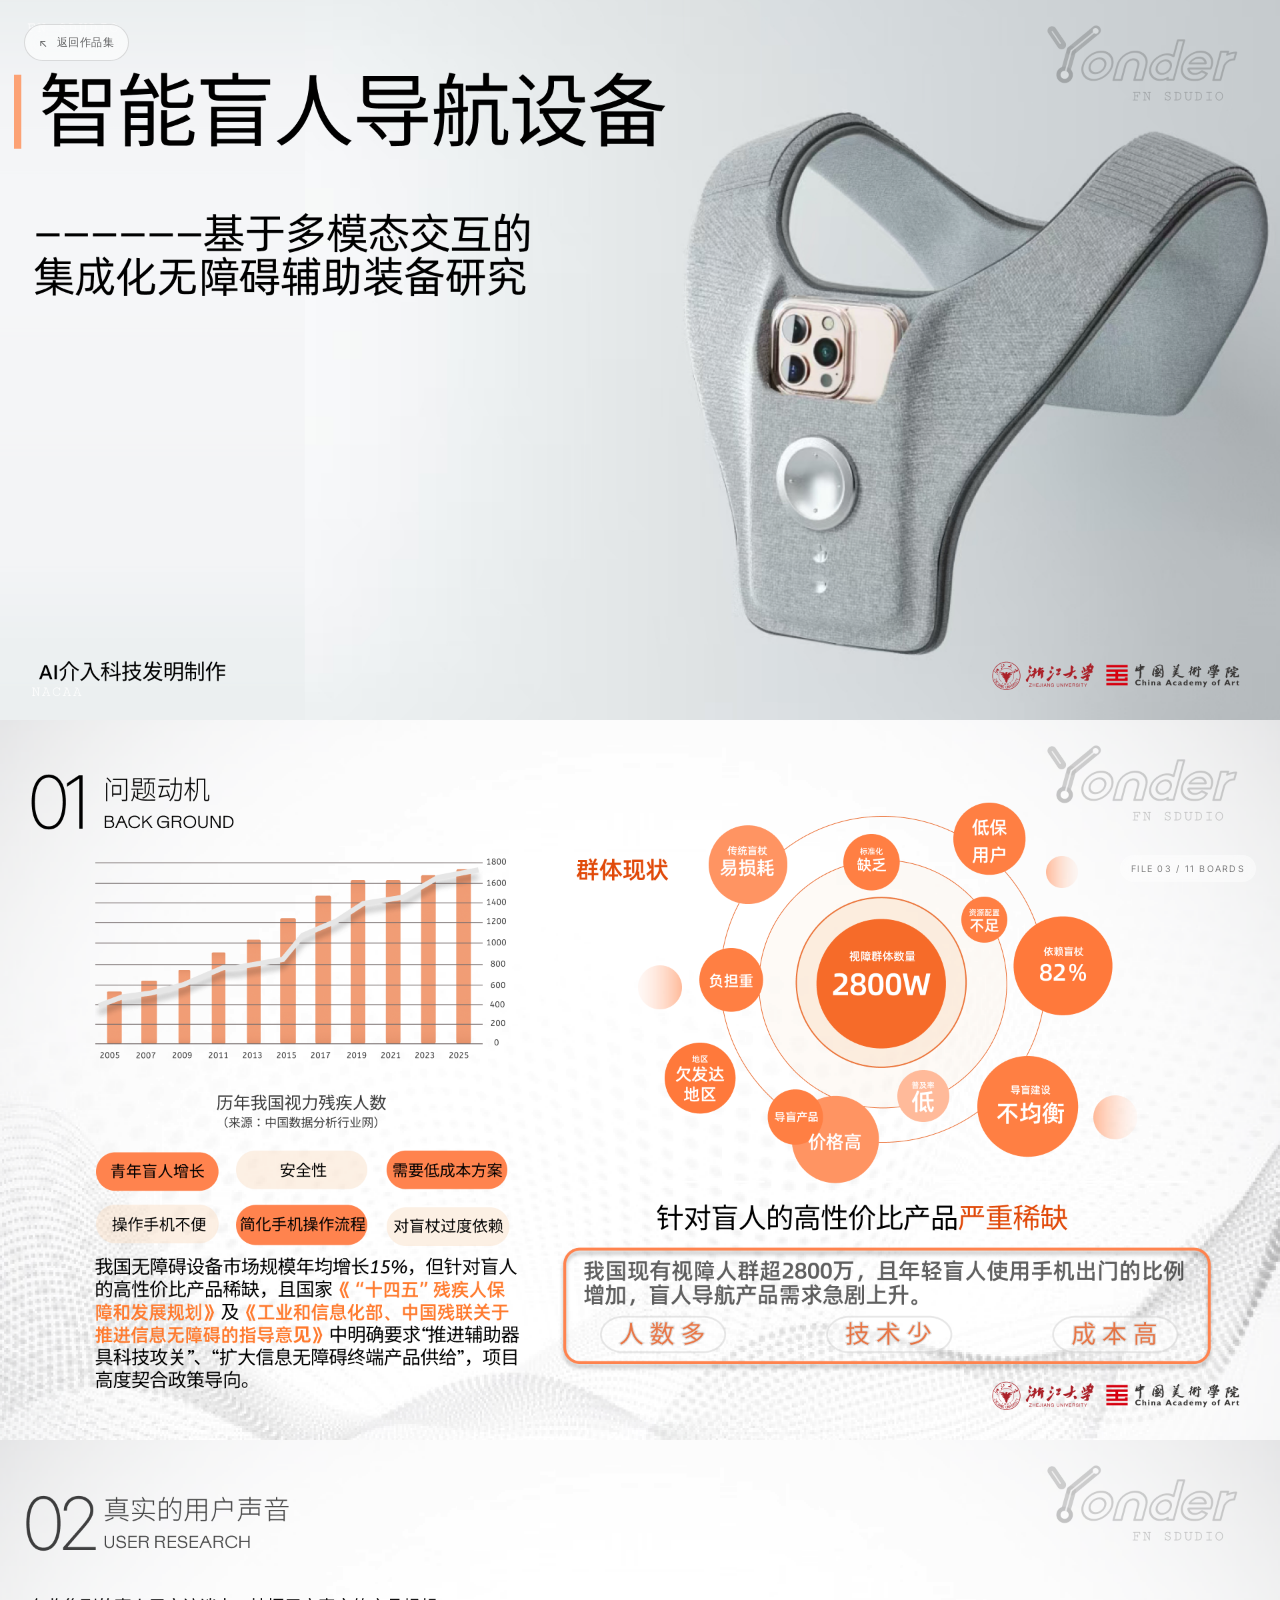
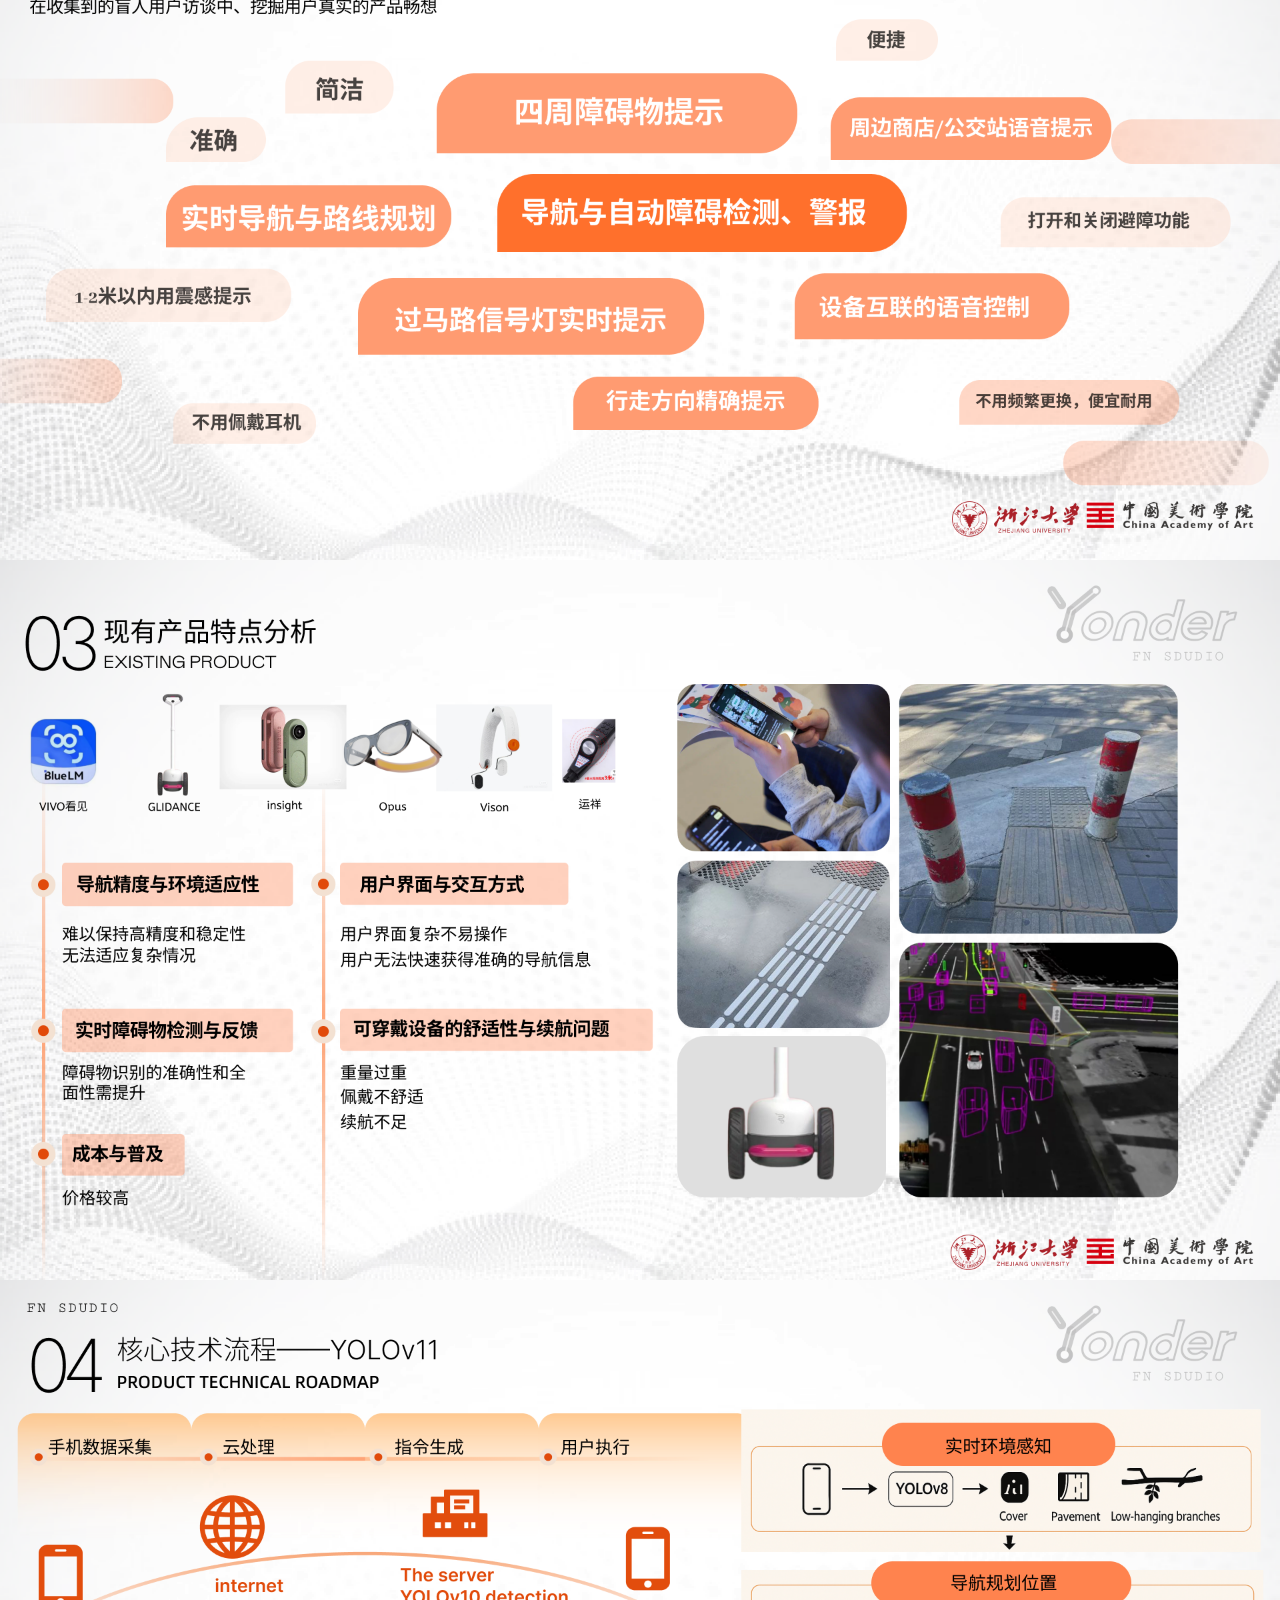
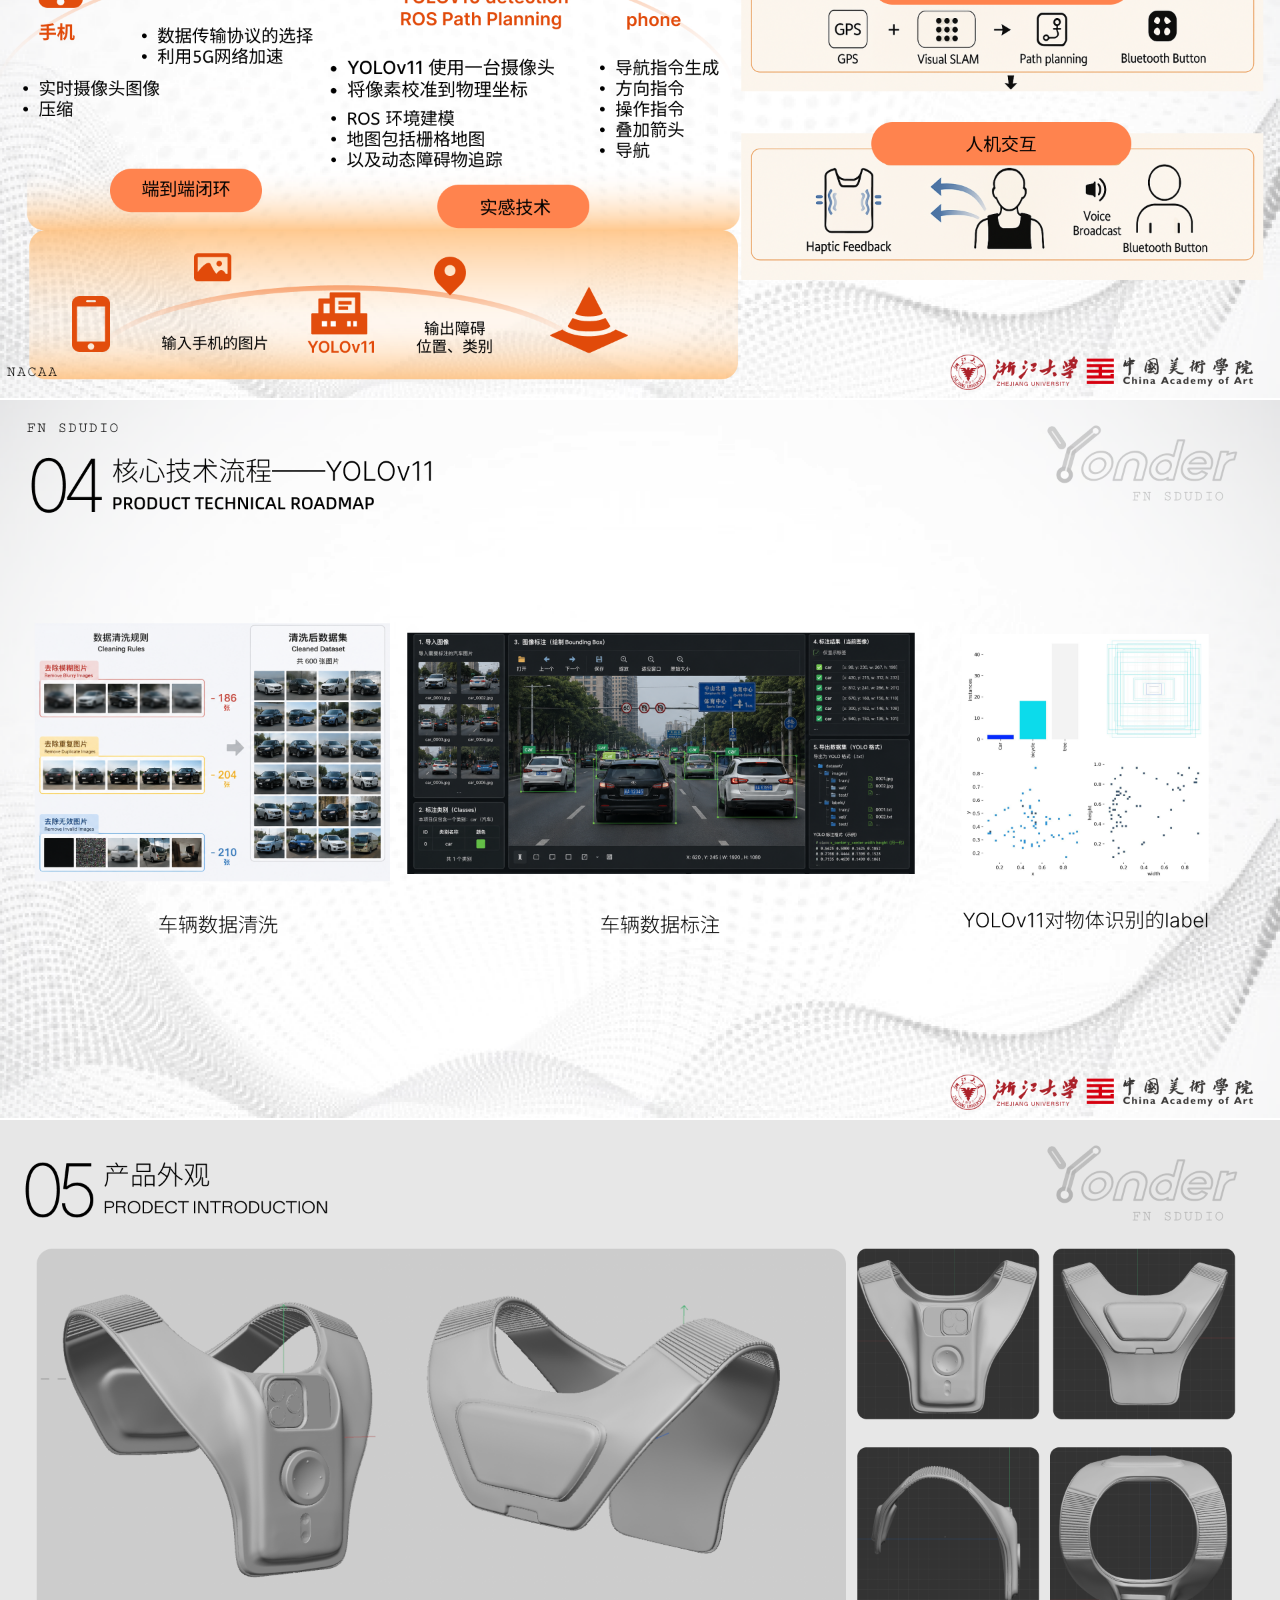
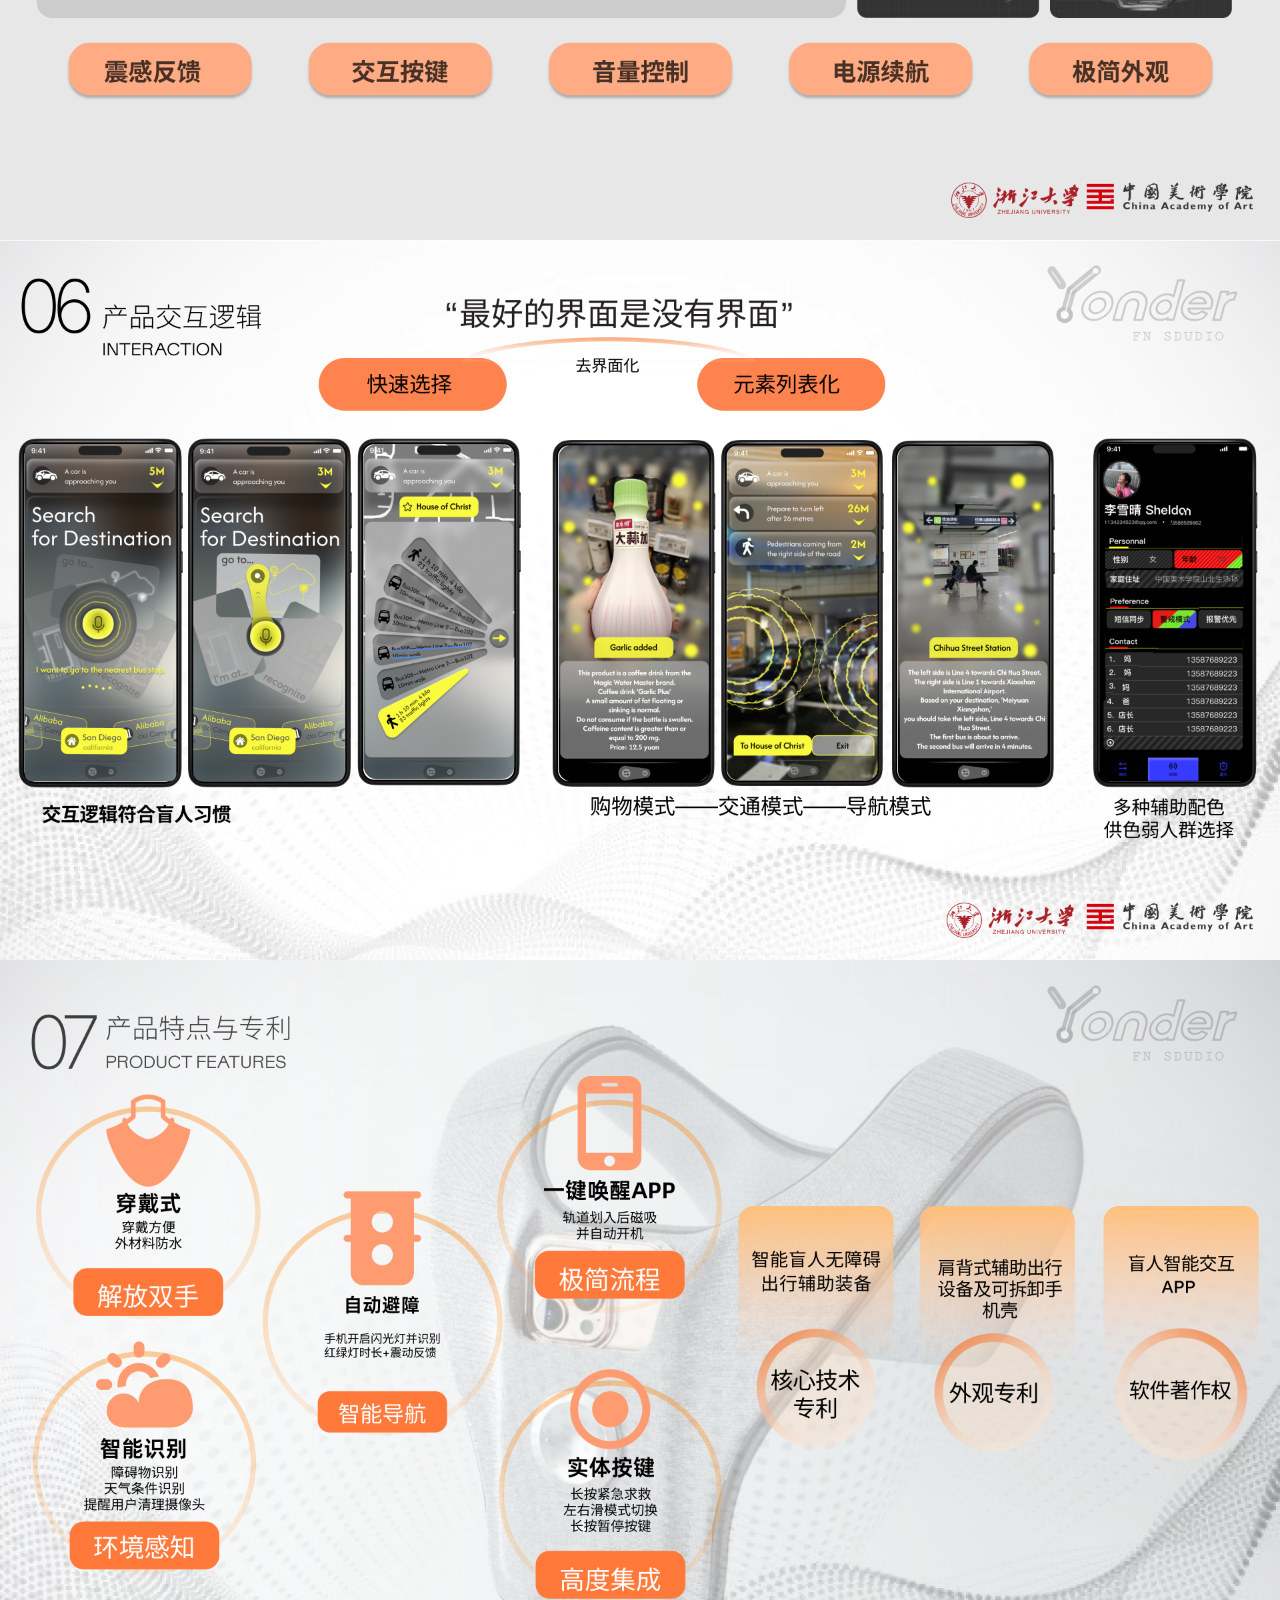
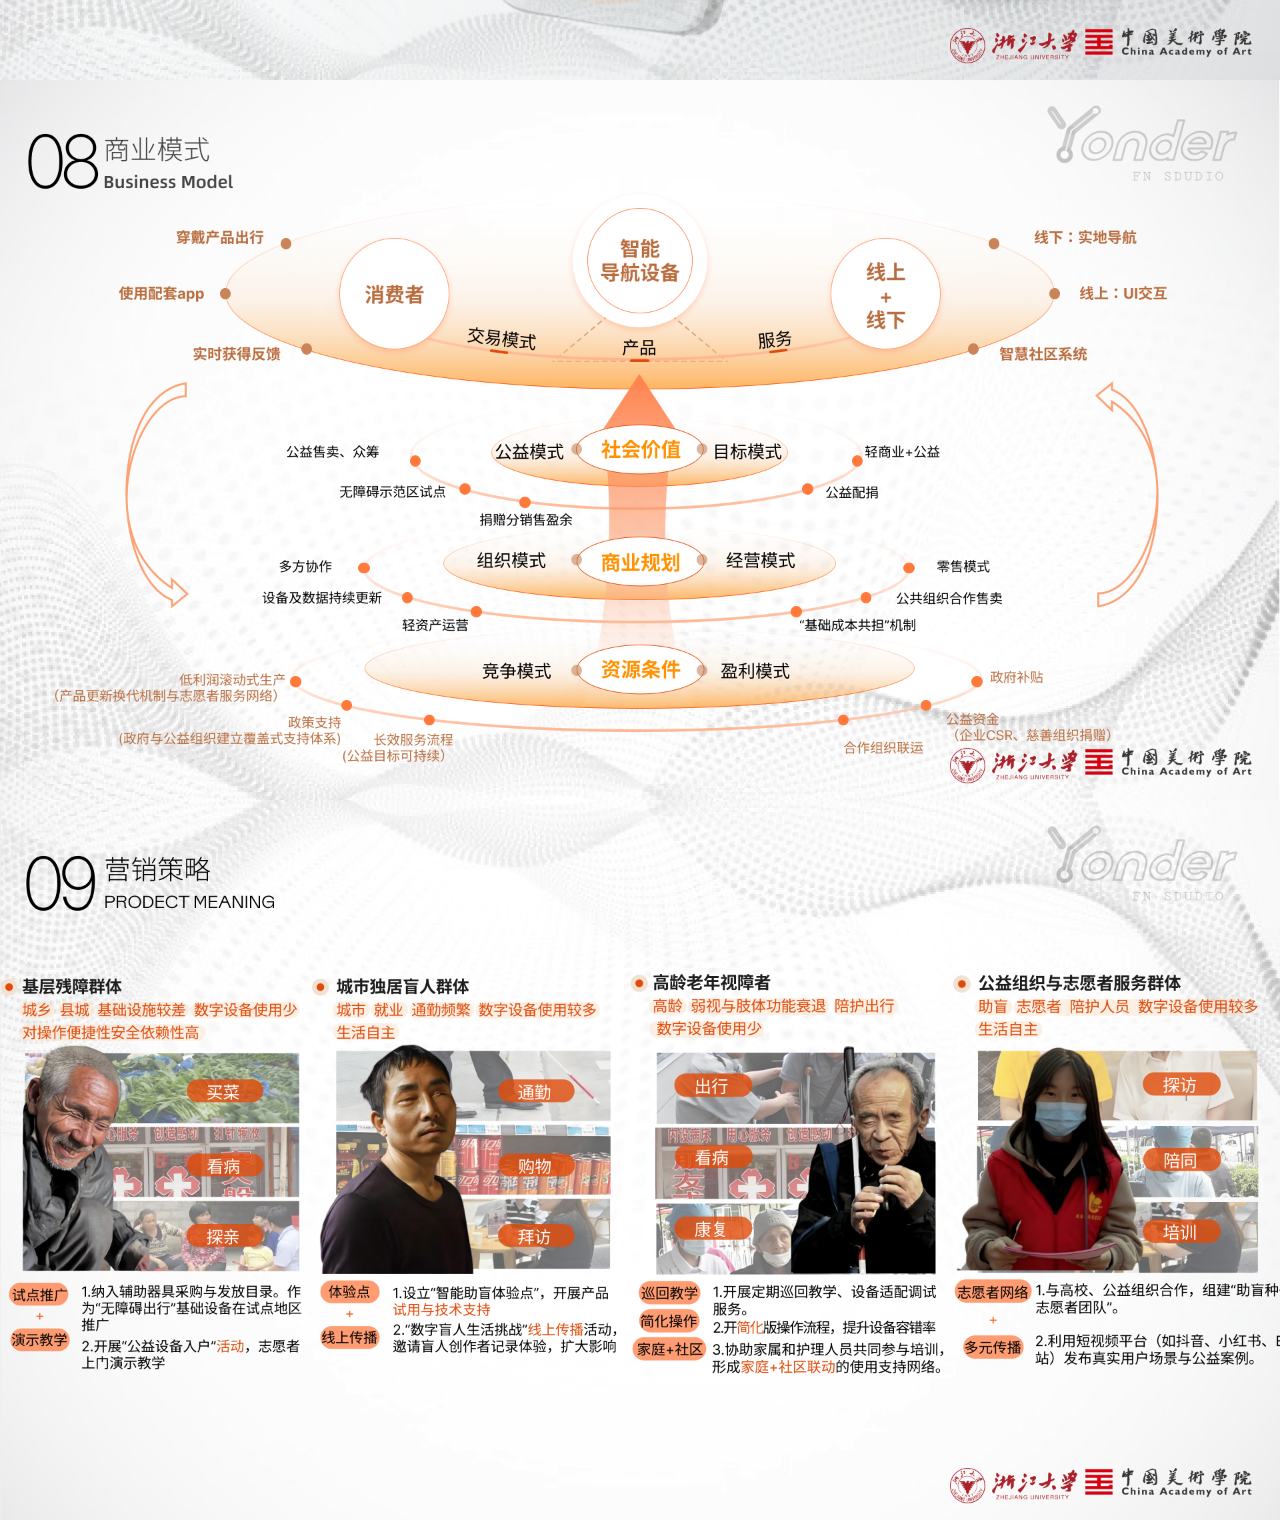
<file: wearable-project.html>
<!doctype html>
<html lang="zh-CN">
<head>
  <meta charset="utf-8">
  <meta name="viewport" content="width=device-width,initial-scale=1">
  <meta name="theme-color" content="#eef1f2">
  <title>AI智能穿戴设备 — Luella</title>
  <link rel="stylesheet" href="./wearable-project.css">
</head>
<body>
  <main class="wearable-project" aria-label="AI智能穿戴设备项目">
    <img class="project-board" src="./assets/wearable-01.png" alt="AI智能盲人导航设备项目封面">
    <img class="project-board" src="./assets/wearable-02.png" alt="无障碍导航项目背景研究" loading="lazy" decoding="async">
    <img class="project-board" src="./assets/wearable-03.png" alt="视障用户需求与痛点分析" loading="lazy" decoding="async">
    <img class="project-board" src="./assets/wearable-04.png" alt="智能穿戴设备设计机会点" loading="lazy" decoding="async">
    <img class="project-board" src="./assets/wearable-05.png" alt="多模态交互设计方案" loading="lazy" decoding="async">
    <img class="project-board" src="./assets/wearable-06.png" alt="智能导航设备功能架构" loading="lazy" decoding="async">
    <img class="project-board" src="./assets/wearable-07.png" alt="智能穿戴设备结构设计" loading="lazy" decoding="async">
    <img class="project-board" src="./assets/wearable-08.png" alt="智能穿戴设备造型与材料" loading="lazy" decoding="async">
    <img class="project-board" src="./assets/wearable-09.png" alt="智能穿戴设备使用场景" loading="lazy" decoding="async">
    <img class="project-board" src="./assets/wearable-10.png" alt="智能穿戴设备细节展示" loading="lazy" decoding="async">
    <img class="project-board" src="./assets/wearable-11.png" alt="AI智能穿戴设备项目总结" loading="lazy" decoding="async">
  </main>
  <a class="project-back" href="./design-work.html" aria-label="返回设计作品列表"><span>↖</span> 返回作品集</a>
  <p class="project-index" aria-hidden="true">FILE 03 / 11 BOARDS</p>
</body>
</html>
</file>
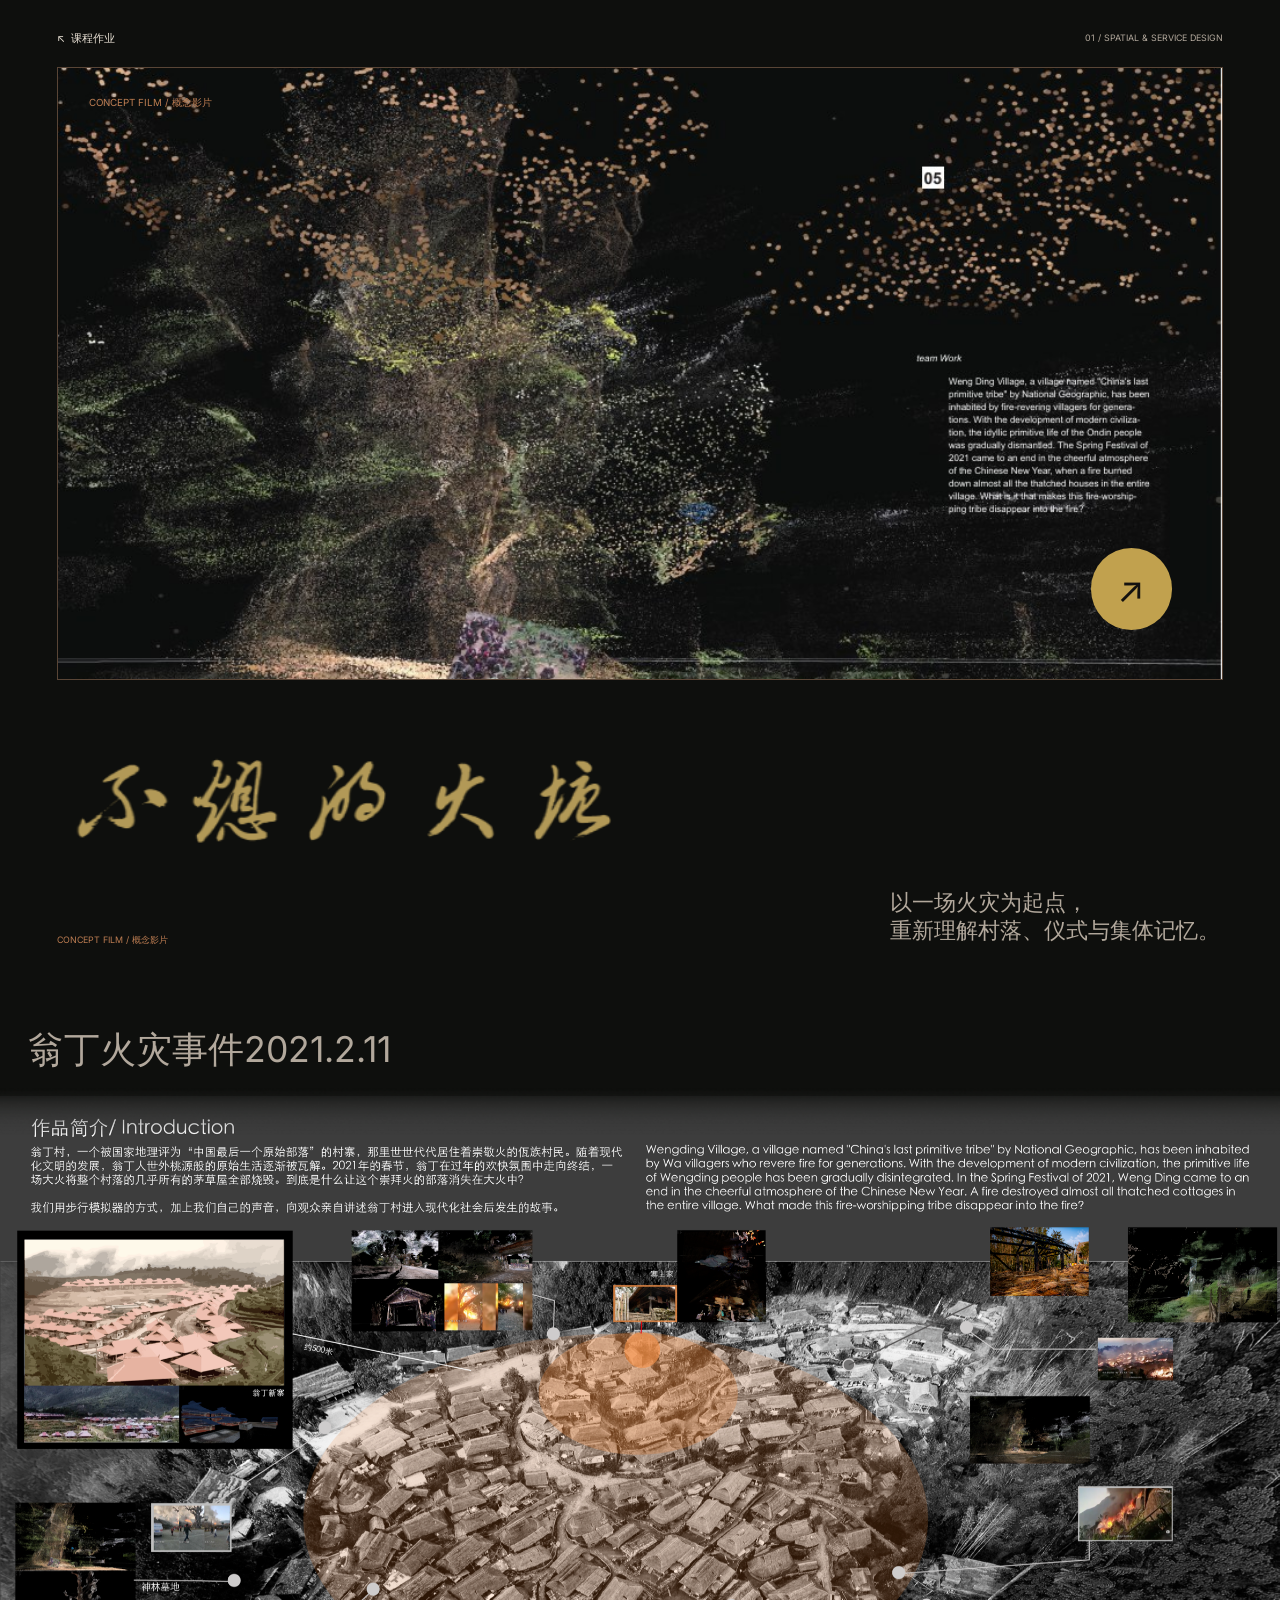
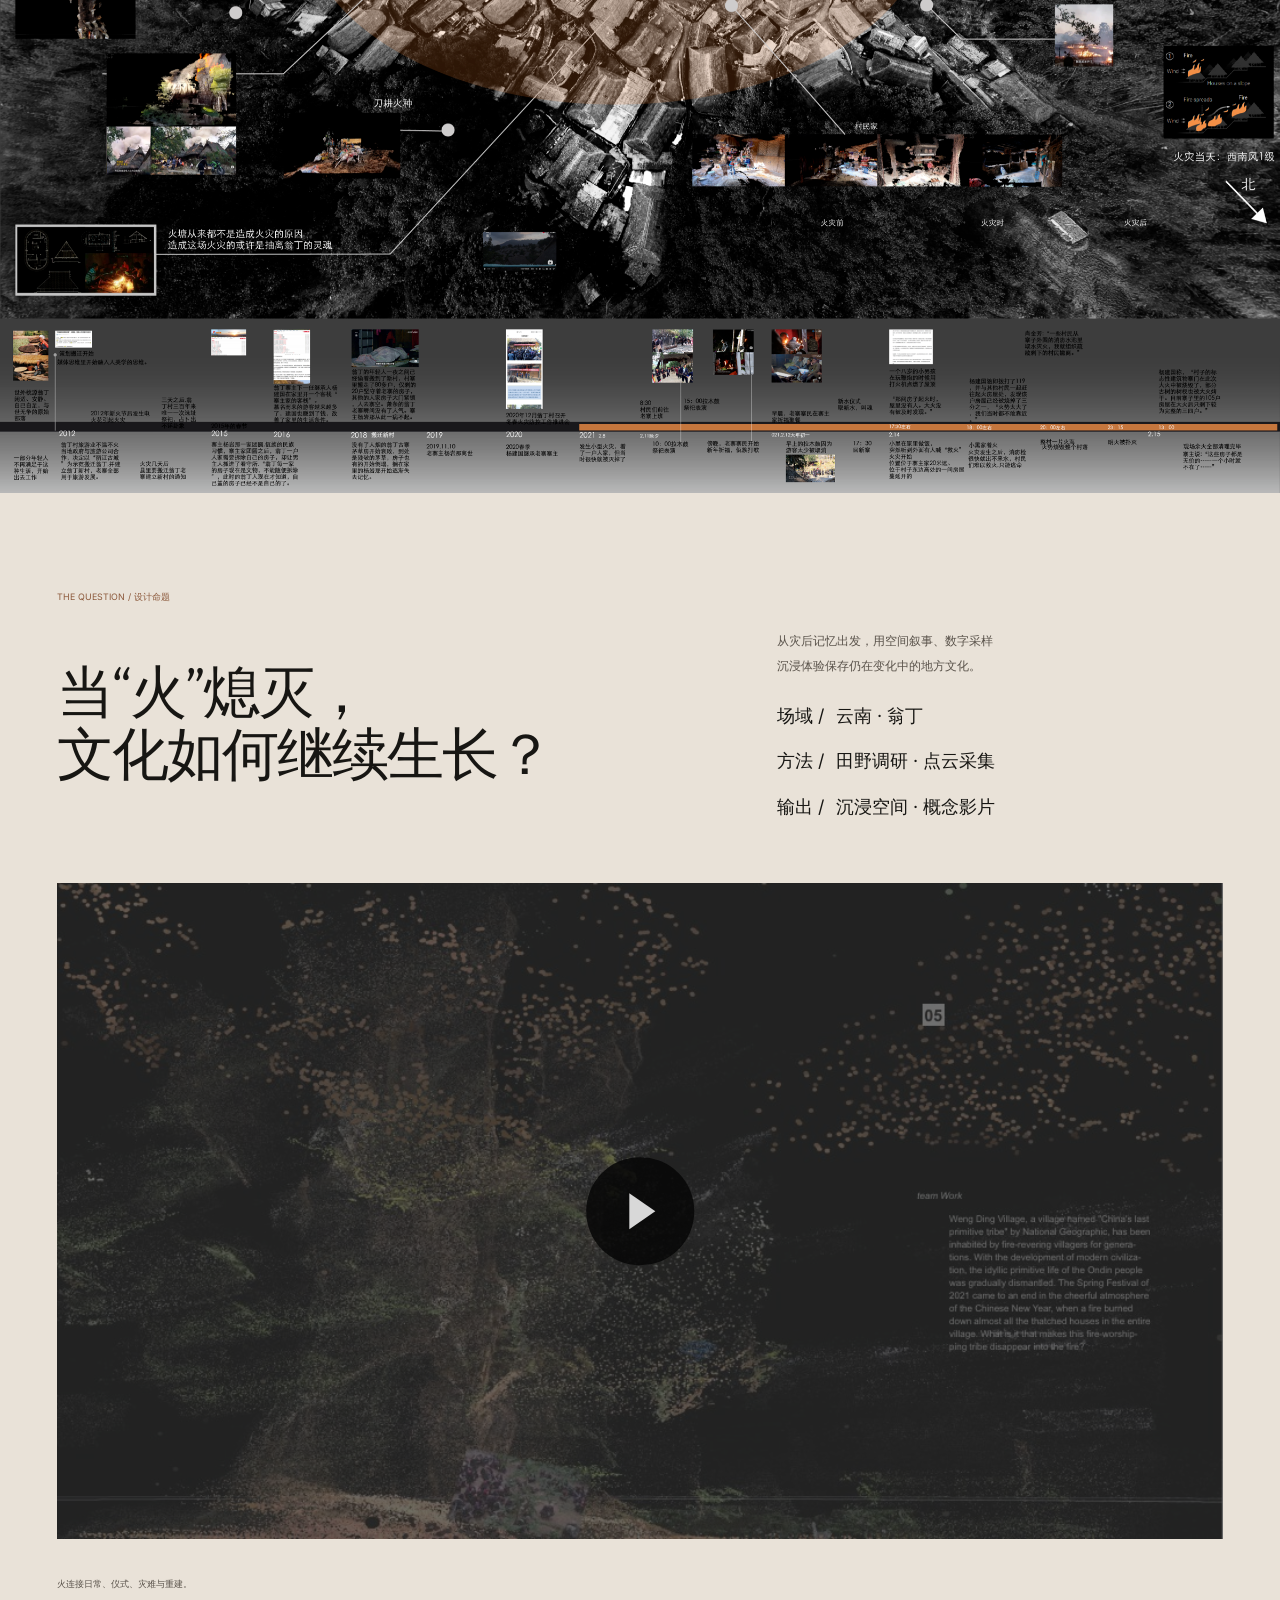
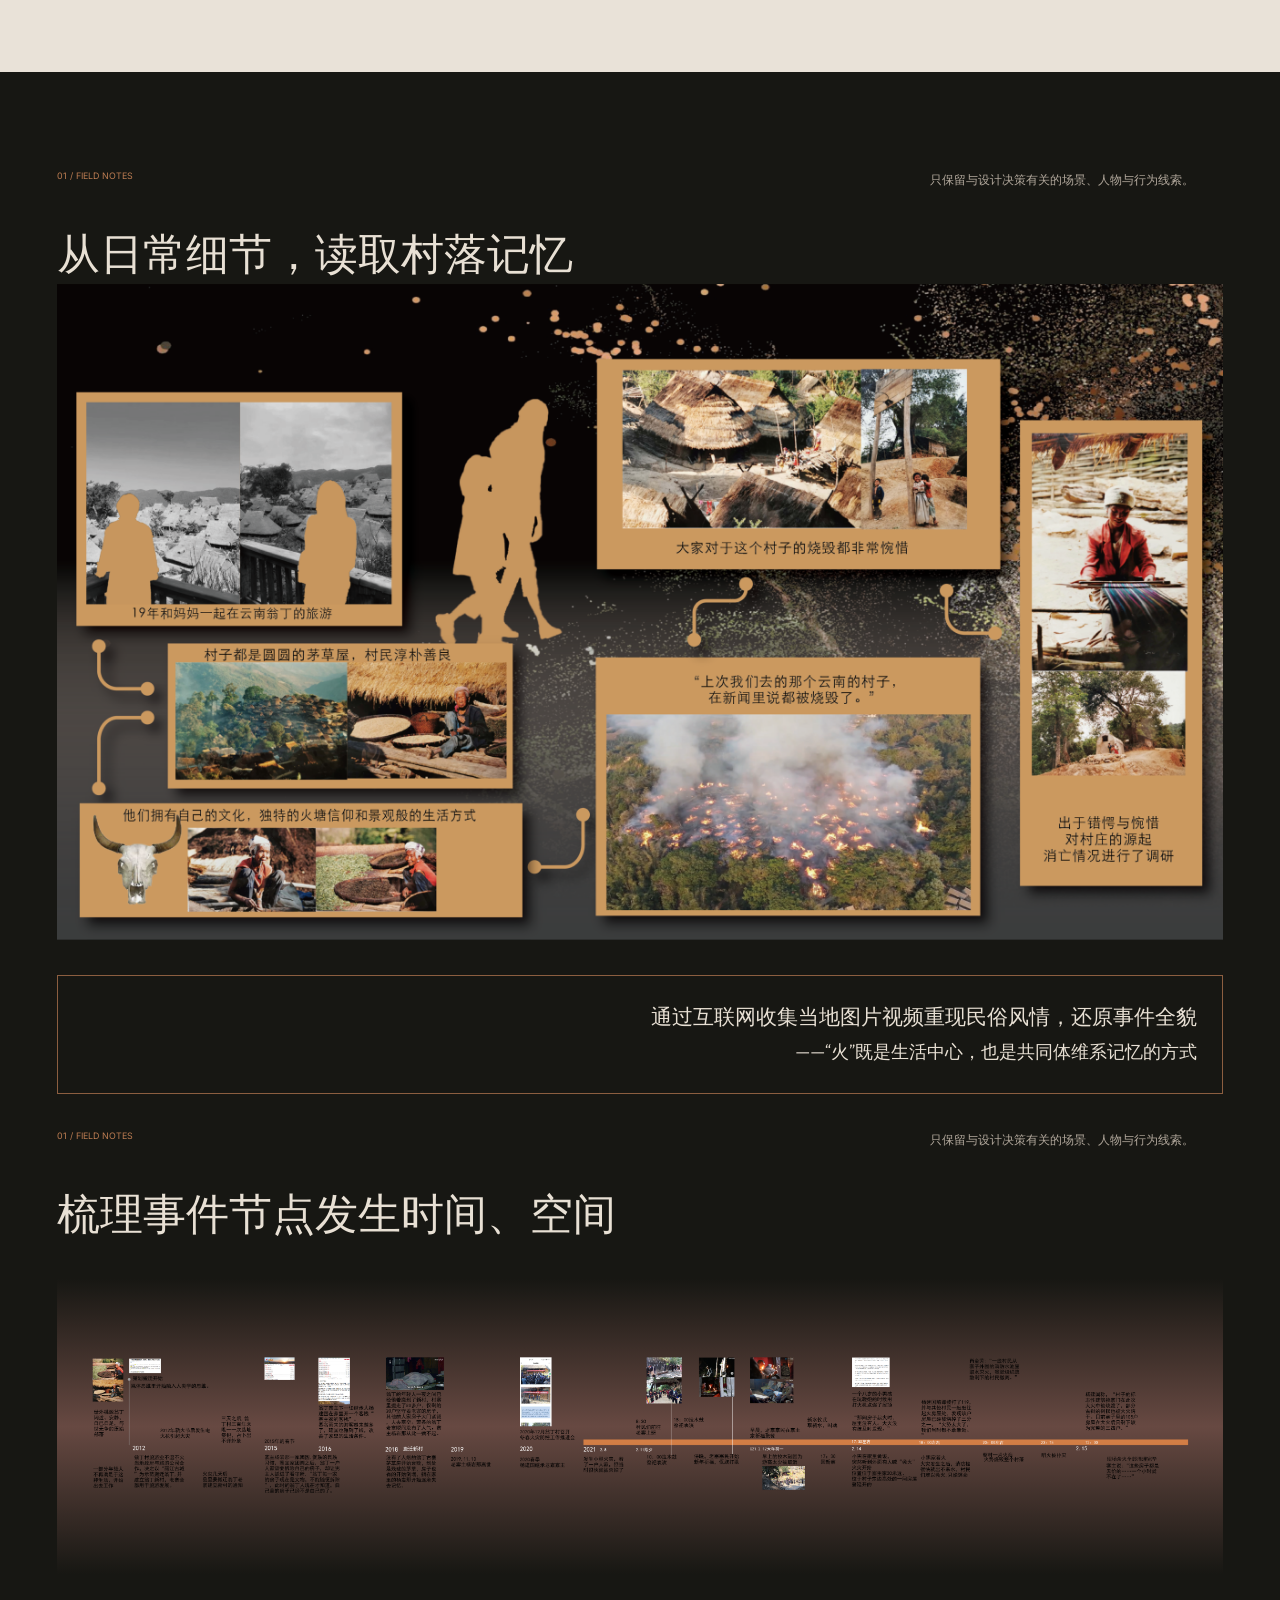
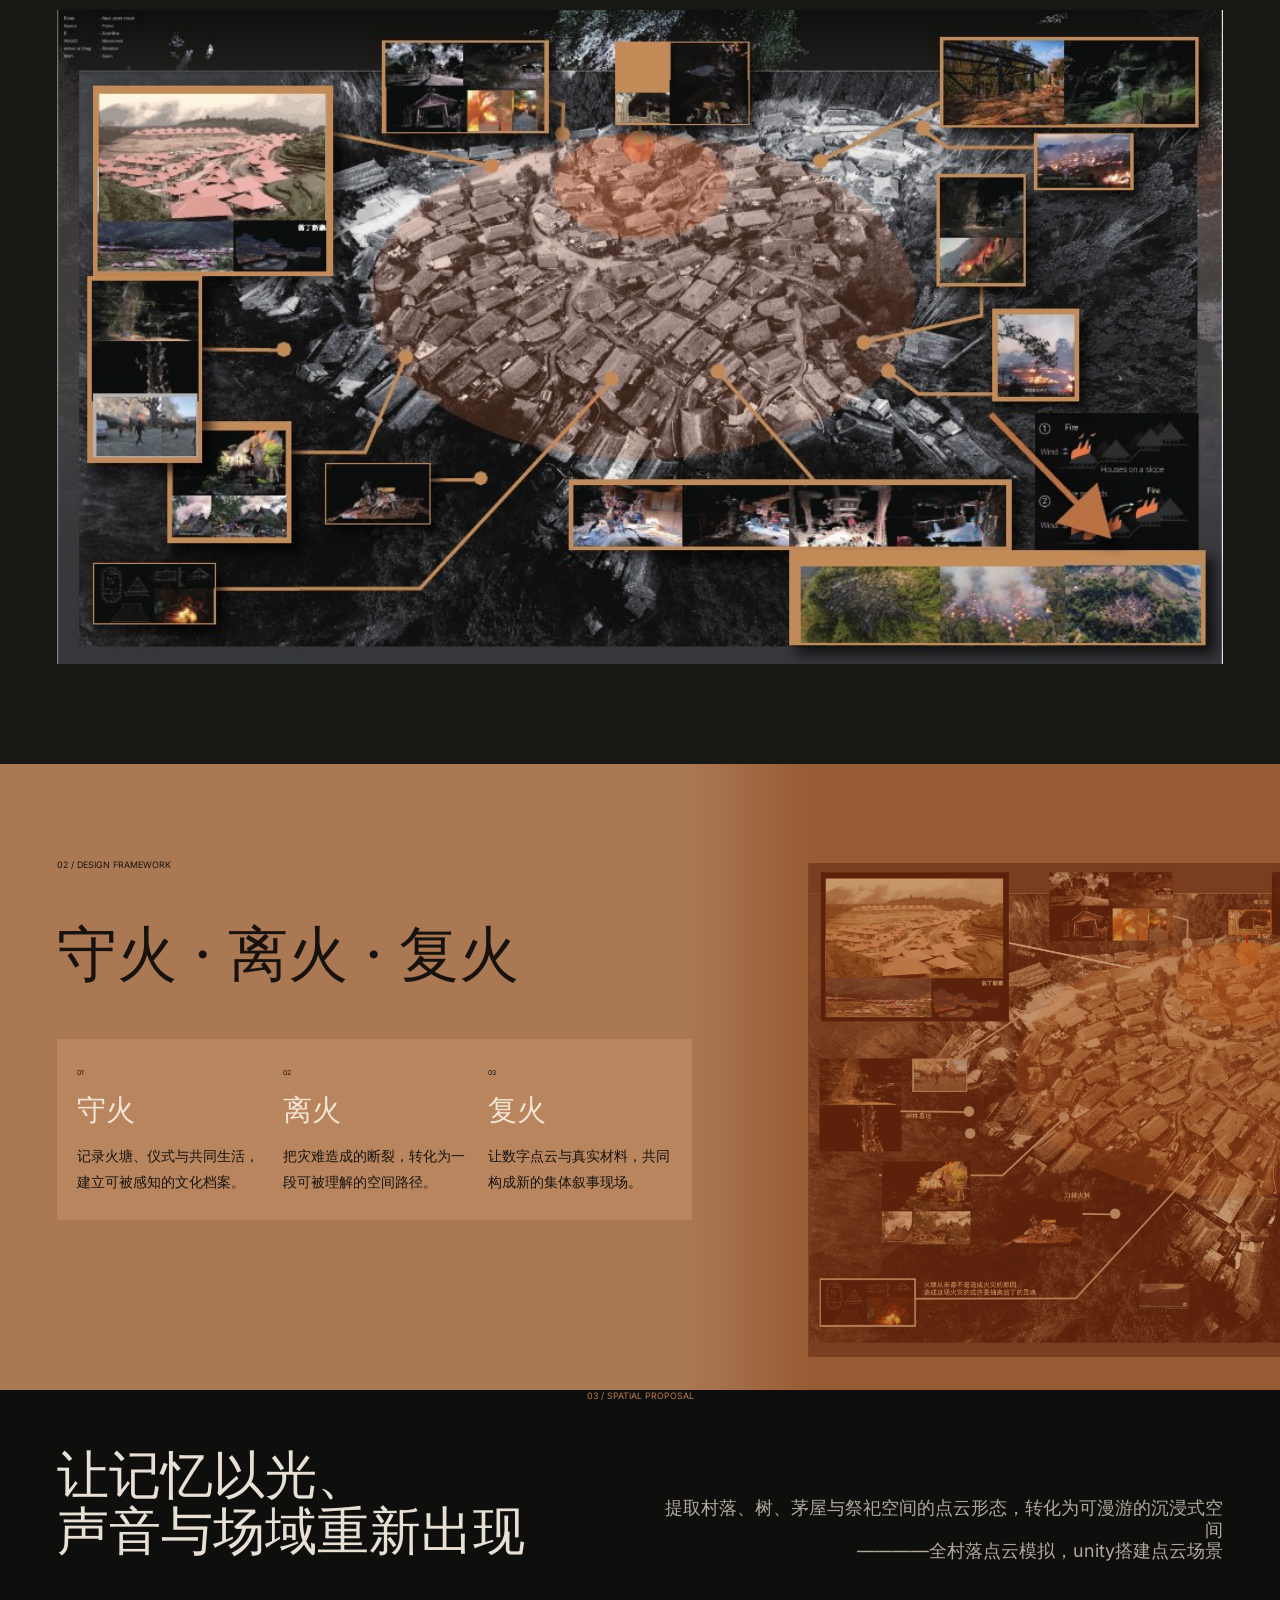
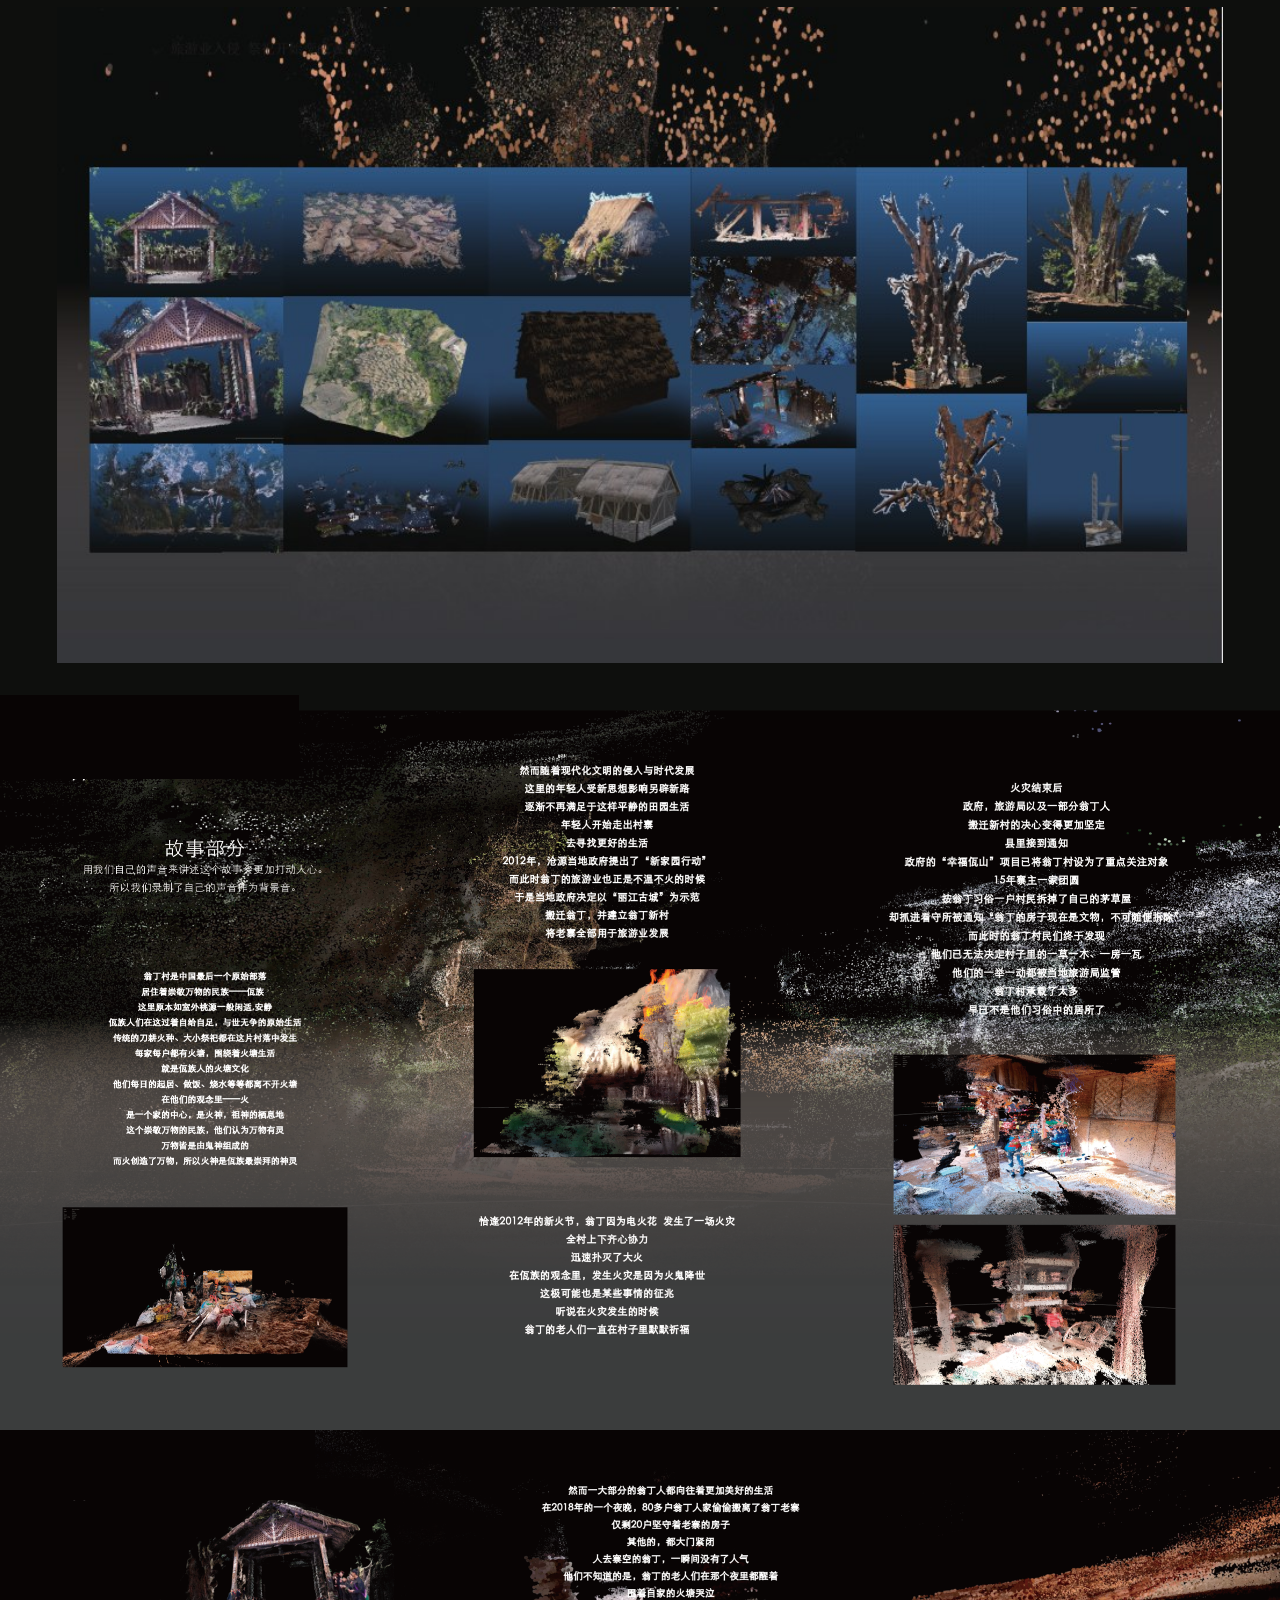
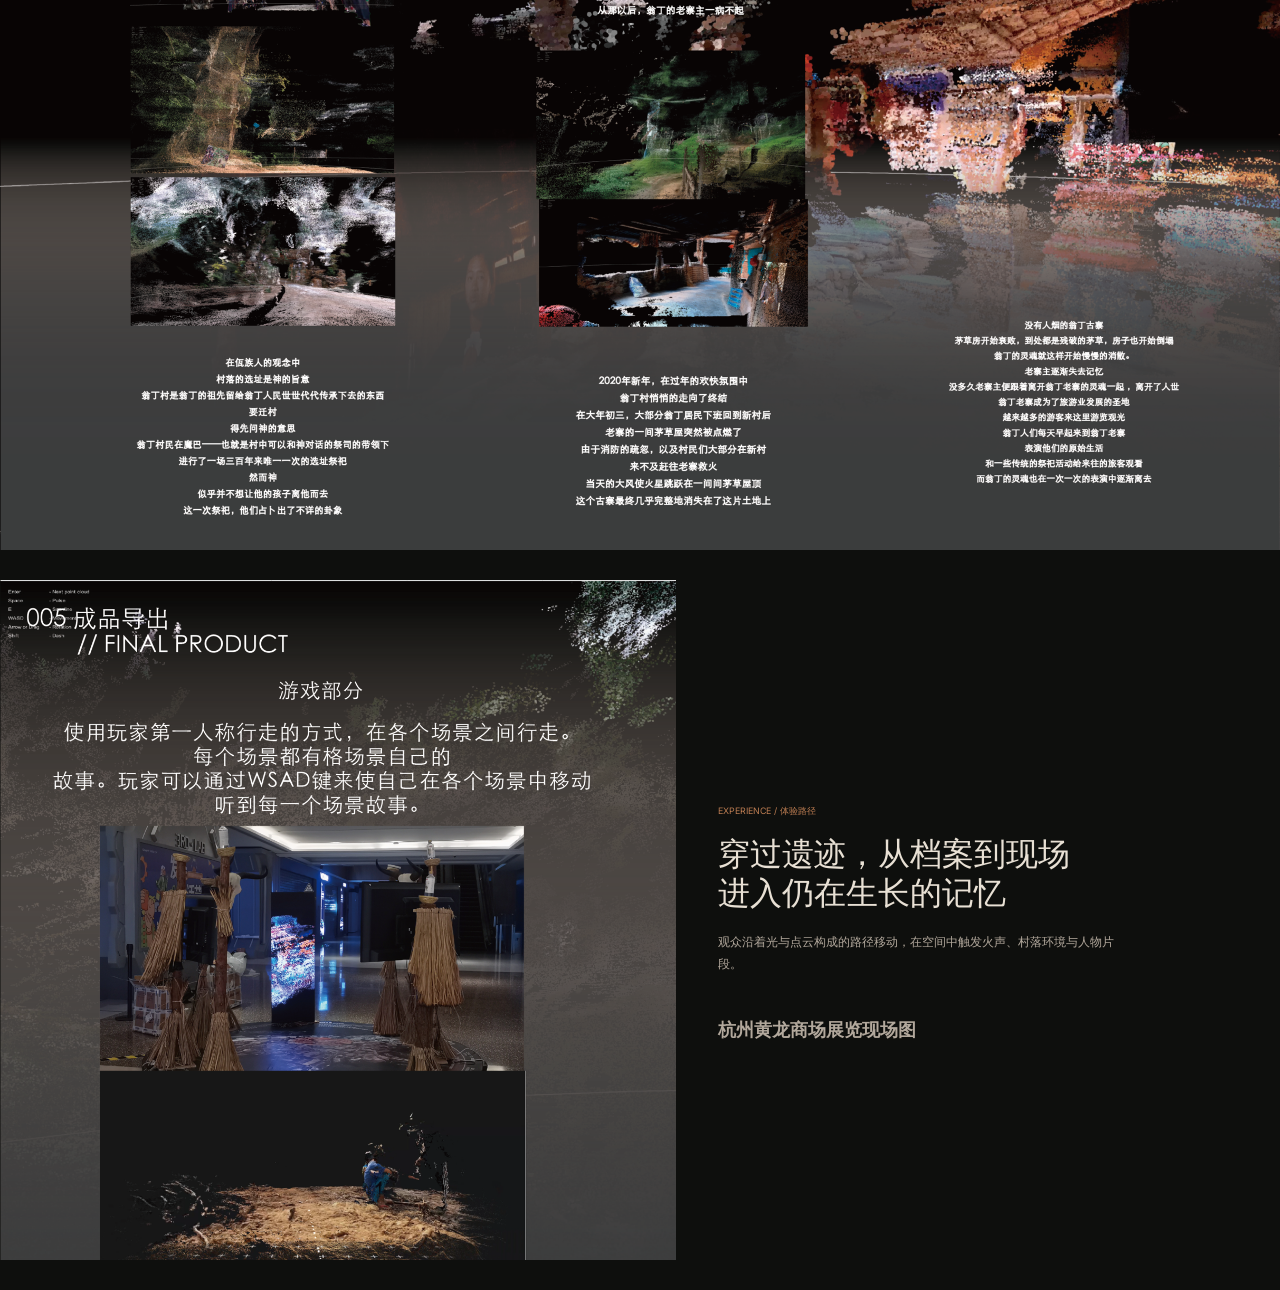
<file: wengding-project.html>
<!doctype html>
<html lang="zh-CN">
<head>
  <meta charset="UTF-8">
  <meta name="viewport" content="width=device-width,initial-scale=1,viewport-fit=cover">
  <meta name="description" content="翁丁空间与服务设计：火种之后，一段关于村落、仪式与集体记忆的沉浸式叙事。">
  <title>翁丁 · 火种之后</title>
  <link rel="stylesheet" href="./wengding-project.css">
</head>
<body>
  <main class="artboard">
    <section class="opening" aria-labelledby="opening-title">
      <header class="opening__head">
        <a href="./course-projects.html" aria-label="返回课程作业">↖&nbsp; 课程作业</a>
        <span>01 / SPATIAL &amp; SERVICE DESIGN</span>
      </header>
      <button class="opening__visual" type="button" data-video-launch aria-label="播放概念影片">
        <img src="./assets/wengding-hero.png" alt="翁丁村落点云视觉">
        <span class="opening__label">CONCEPT FILM / 概念影片</span>
        <span class="opening__arrow">↗</span>
      </button>
      <div class="opening__footer">
        <div>
          <img id="opening-title" class="opening__title" src="./assets/wengding-title.png" alt="不熄的火塘">
          <span>CONCEPT FILM / 概念影片</span>
        </div>
        <p>以一场火灾为起点，<br>重新理解村落、仪式与集体记忆。</p>
      </div>
    </section>

    <figure class="event-board">
      <img src="./assets/wengding-event-board.png" alt="翁丁火灾事件背景、调研资料与信息图">
      <div class="event-board__cover" aria-hidden="true"></div>
      <img class="event-board__grain" src="./assets/wengding-event-grain.png" alt="" aria-hidden="true">
      <figcaption>翁丁火灾事件2021.2.11</figcaption>
    </figure>

    <section class="question" aria-labelledby="question-title">
      <p class="eyebrow">THE QUESTION / 设计命题</p>
      <div class="question__intro">
        <h1 id="question-title">当“火”熄灭，<br>文化如何继续生长？</h1>
        <div class="question__meta">
          <p>从灾后记忆出发，用空间叙事、数字采样<br>沉浸体验保存仍在变化中的地方文化。</p>
          <dl>
            <div><dt>场域</dt><dd>云南 · 翁丁</dd></div>
            <div><dt>方法</dt><dd>田野调研 · 点云采集</dd></div>
            <div><dt>输出</dt><dd>沉浸空间 · 概念影片</dd></div>
          </dl>
        </div>
      </div>
      <div class="video-shell" data-video-shell>
        <video id="concept-film" poster="./assets/wengding-hero.png" preload="metadata" playsinline>
          <source src="./assets/remix-web.m4v" type="video/mp4">
          你的浏览器暂不支持视频播放。
        </video>
        <div class="video-shell__shade" aria-hidden="true"></div>
        <button class="video-shell__play" type="button" aria-label="播放概念影片"><span></span></button>
      </div>
      <p class="question__caption">火连接日常、仪式、灾难与重建。</p>
    </section>

    <section class="field-heading">
      <div><span>01 / FIELD NOTES</span><p>只保留与设计决策有关的场景、人物与行为线索。</p></div>
      <h2>从日常细节，读取村落记忆</h2>
    </section>

    <section class="field-detail">
      <img class="field-detail__collage" src="./assets/wengding-field-collage.png" alt="翁丁民俗与村落生活调研拼贴">
      <blockquote>通过互联网收集当地图片视频重现民俗风情，还原事件全貌<br><small>——“火”既是生活中心，也是共同体维系记忆的方式</small></blockquote>
      <div class="field-detail__subhead"><span>01 / FIELD NOTES</span><p>只保留与设计决策有关的场景、人物与行为线索。</p></div>
      <h2>梳理事件节点发生时间、空间</h2>
      <div class="timeline"><img src="./assets/wengding-timeline.png" alt="翁丁事件时间线"></div>
      <img class="field-detail__map" src="./assets/wengding-field-map.png" alt="翁丁火灾空间与行为线索图">
    </section>

    <section class="framework">
      <div class="framework__ring" aria-hidden="true"><img src="./assets/wengding-framework-ring.png" alt=""></div>
      <span>02 / DESIGN FRAMEWORK</span>
      <h2>守火 · 离火 · 复火</h2>
      <div class="framework__cards">
        <article><small>01</small><h3>守火</h3><p>记录火塘、仪式与共同生活，建立可被感知的文化档案。</p></article>
        <article><small>02</small><h3>离火</h3><p>把灾难造成的断裂，转化为一段可被理解的空间路径。</p></article>
        <article><small>03</small><h3>复火</h3><p>让数字点云与真实材料，共同构成新的集体叙事现场。</p></article>
      </div>
    </section>

    <section class="proposal">
      <span>03 / SPATIAL PROPOSAL</span>
      <div class="proposal__head">
        <h2>让记忆以光、<br>声音与场域重新出现</h2>
        <p>提取村落、树、茅屋与祭祀空间的点云形态，转化为可漫游的沉浸式空间<br>————全村落点云模拟，unity搭建点云场景</p>
      </div>
      <img class="proposal__cloud" src="./assets/wengding-pointcloud.png" alt="翁丁建筑与自然物的点云采集研究">
      <i class="proposal__mask" aria-hidden="true"></i>
      <img class="proposal__story" src="./assets/wengding-story.png" alt="翁丁火文化空间叙事设计">
    </section>

    <figure class="story-panel"><i class="story-panel__mask" aria-hidden="true"></i><img src="./assets/wengding-story-2.png" alt="翁丁空间叙事最终方案"></figure>

    <section class="experience">
      <div class="experience__photo"><img src="./assets/wengding-exhibition.png" alt="杭州黄龙商场展览现场"></div>
      <div class="experience__copy">
        <span>EXPERIENCE / 体验路径</span>
        <h2>穿过遗迹，从档案到现场<br>进入仍在生长的记忆</h2>
        <p>观众沿着光与点云构成的路径移动，在空间中触发火声、村落环境与人物片段。</p>
        <strong>杭州黄龙商场展览现场图</strong>
      </div>
    </section>
  </main>
  <script src="./wengding-project.js"></script>
</body>
</html>
</file>
<file: brand-project.css>
@font-face{font-family:Inter;src:url('./assets/inter-regular.ttf') format('truetype');font-weight:400;font-display:swap}
*{box-sizing:border-box}
html{background:#8b664f}
body{margin:0;min-width:320px;background:#8b664f;color:#fff;font-family:Inter,'PingFang SC',sans-serif}
.brand-project{width:100%;min-height:100svh;overflow:hidden;background:#8b664f}
.project-board{display:block;width:100%;height:auto;max-width:none;background:#8b664f}.project-board:first-child{animation:project-reveal .9s cubic-bezier(.2,.75,.2,1) both}
.project-back{position:fixed;z-index:2;top:24px;left:24px;display:flex;align-items:center;gap:8px;padding:10px 14px;border:1px solid #ffffff55;border-radius:999px;background:#3d2519a8;backdrop-filter:blur(10px);color:#fff;text-decoration:none;font-size:11px;letter-spacing:.05em;opacity:.68;transition:opacity .2s,transform .2s,background .2s}.project-back:hover,.project-back:focus-visible{opacity:1;transform:translateX(-3px);background:#3d2519e6}.project-back:focus-visible{outline:2px solid #e6c3a6;outline-offset:3px}
.project-index{position:fixed;z-index:2;right:24px;bottom:18px;margin:0;padding:8px 11px;border-radius:999px;background:#3d2519a8;backdrop-filter:blur(10px);color:#fff;font-size:9px;letter-spacing:.14em;opacity:.58}
@keyframes project-reveal{from{opacity:0;transform:scale(1.018)}to{opacity:1;transform:scale(1)}}
@media(max-width:600px){.project-back{top:14px;left:14px}.project-index{right:14px;bottom:12px}}
@media(prefers-reduced-motion:reduce){.project-board{animation:none}.project-back{transition:none}}
</file>
<file: home.css>
@font-face{font-family:Bitter;src:url('./assets/bitter-regular.ttf') format('truetype');font-weight:400;font-display:swap}
@font-face{font-family:Bitter;src:url('./assets/bitter-medium.ttf') format('truetype');font-weight:500;font-display:swap}
@font-face{font-family:Inter;src:url('./assets/inter-regular.ttf') format('truetype');font-weight:400;font-display:swap}
*{box-sizing:border-box}
body{margin:0;background:#f9f8f5;color:#1f1f1f;font-family:Inter,'PingFang SC',sans-serif}
.page{--surface:#93cfbb;--ink:#1f1f1f;--highlight:#f787c1;max-width:1728px;margin:auto;min-height:100svh;padding:36px 64px 28px;display:flex;flex-direction:column}
.page[data-theme=course]{--surface:#918555}
.page[data-theme=explorations]{--surface:#1f254c;--ink:#fff}
.page[data-theme=about]{--surface:#f787c1;--ink:#fff;--highlight:#93cfbb}
header{height:45px;display:flex;align-items:flex-start;justify-content:space-between;padding-bottom:11px;flex-shrink:0}
.logo{font-size:28px;line-height:34px}header small{font-size:12px;color:#6b6b6b;margin-top:10px}.contact{font-size:14px;margin-top:9px}
.tabs{display:grid;grid-template-columns:repeat(4,minmax(0,1fr));gap:8px;flex-shrink:0;position:relative;z-index:2}
.tab{min-width:0;height:68px;border:0;border-radius:14px 30px 0 0;padding:0 clamp(12px,1.15vw,22px);display:flex;gap:8px;justify-content:space-between;align-items:center;font:500 clamp(12px,1.04vw,20px) Bitter,'PingFang SC',serif;cursor:pointer;color:white;box-shadow:inset 0 -4px 11.1px #35353540;transition:box-shadow 180ms}
.tab[data-theme=design]{background:#93cfbb}.tab[data-theme=course]{background:#918555}.tab[data-theme=explorations]{background:#1f254c}.tab[data-theme=about]{background:#f787c1}
.tab small,.tab .symbol{font:400 1em Inter,sans-serif;opacity:.65}.tab[aria-selected=true]{box-shadow:none}.tab:focus-visible{outline:2px solid currentColor;outline-offset:-6px}
.hero{position:relative;isolation:isolate;display:grid;grid-template-columns:60% 36%;column-gap:1%;align-items:center;min-height:560px;height:calc(100svh - 252px);max-height:1000px;border-radius:0 0 20px 20px;background:var(--surface);color:var(--ink);overflow:hidden;transition:background-color 220ms,color 220ms}
.object{height:100%;min-width:0;position:relative;display:flex;align-items:center;justify-content:center}
.viewport{width:100%;height:calc(100% - 42px);position:relative;z-index:1}.viewport canvas{width:100%;height:100%;display:block}.poster{position:absolute;width:100%;height:100%;object-fit:contain;pointer-events:none}.poster[hidden]{display:none}
.star{position:absolute;pointer-events:none;height:auto;aspect-ratio:auto;z-index:2;transition:fill 220ms;width:clamp(54px,15%,140px)}.star-1{left:13%;top:22%;fill:var(--star-one,#f787c1);aspect-ratio:196.8021/179.9487}.star-2{right:7%;bottom:20%;fill:var(--star-two,#918555);aspect-ratio:202.493/212.921}.page[data-theme=course]{--star-one:#1f254c;--star-two:#f787c1}.page[data-theme=explorations]{--star-one:#918555;--star-two:#93cfbb}.page[data-theme=about]{--star-one:#93cfbb;--star-two:#918555}
.caption{position:absolute;z-index:3;bottom:10px;left:0;right:0;display:flex;justify-content:center;align-items:center;gap:8px;font-size:10px;color:var(--ink)}.motion-button{border:0;background:none;color:inherit;cursor:pointer;font:18px Inter;padding:6px;min-width:32px}.motion-button:focus-visible{outline:2px solid currentColor;border-radius:4px}.error{position:absolute;bottom:44px;left:20px;right:20px;z-index:4;font-size:12px}.error:empty{display:none}
.intro{align-self:start;padding-top:clamp(90px,8.59vw,165px);min-width:0;height:100%;position:relative;z-index:3}
h1{font-family:Bitter,Georgia,serif;font-size:clamp(38px,3.96vw,76px);font-weight:400;line-height:1.08;letter-spacing:-.01em;margin:0;white-space:nowrap}h1 .highlight{display:block;margin-top:1.08em;color:var(--highlight);transition:color 220ms}
.explore{text-decoration:none;position:absolute;left:0;top:83.2%;display:inline-flex;align-items:center;gap:14px;border:0;border-bottom:1px solid currentColor;padding:8px 5px;background:none;color:inherit;font:20px Inter,'PingFang SC',sans-serif}.explore .arrow{font-size:24px}
.resume{position:absolute;right:4.27%;bottom:3.99%;width:10.3%;height:auto;opacity:.65;mix-blend-mode:soft-light;pointer-events:none}
footer{display:flex;justify-content:space-between;gap:16px;padding-top:20px;color:#6b6b66;font-size:11px;line-height:15px}
@media(min-width:1920px){h1{font-size:76px}}
@media(max-width:1200px){.page{padding:28px 40px}.tab{padding:0 12px}.tab small{font-size:11px}.tab .label{display:flex;flex-direction:column;gap:3px;text-align:center}.tab .separator{display:none}.hero{min-height:580px}.intro{padding-top:30%}h1{font-size:clamp(34px,3.9vw,48px)}}
@media(max-width:1023px){.page{padding:20px}.contact{font-size:12px}header small{display:none}.tabs{grid-template-columns:repeat(2,minmax(0,1fr));gap:6px}.tab{height:60px;font-size:13px}.hero{height:auto;max-height:none;min-height:0;display:flex;flex-direction:column;padding-top:32px}.intro{order:0;width:100%;padding:0 28px;height:auto}h1{font-size:clamp(30px,6.8vw,48px);white-space:normal}h1 .highlight{margin-top:.5em}.explore{position:static;margin-top:24px;font-size:16px}.object{order:1;width:100%;height:clamp(500px,90vw,780px);margin-top:12px}.caption{bottom:12px}.resume{width:80px;right:20px;bottom:44px}footer{flex-wrap:wrap;font-size:9px;padding-top:16px}footer span:last-child{margin-left:auto}}
@media(prefers-reduced-motion:reduce){*,*::before,*::after{transition:none!important}}

@media(min-width:768px) and (max-width:1023px){.page{padding:28px 32px}.intro{padding:0 40px}h1{font-size:52px}.object{height:760px}}
@media(max-width:480px){.resume{display:none}.star{width:18%}.star-1{left:5%;top:25%}.star-2{right:3%;bottom:24%}.caption{font-size:9px;gap:4px}.intro{padding:0 24px}}
</file>
<file: archive.css>
a{color:inherit;text-decoration:none}.archive-page{max-width:1728px}.back-home{font-size:13px;padding-top:10px}.archive-tabs .tab[aria-current]{box-shadow:none;color:#1f254c}.archive{background:#93cfbb;border-radius:0 0 20px 20px;padding:48px 48px 24px;color:#1f254c}.archive-heading{display:grid;grid-template-columns:160px 1fr 150px;gap:40px;padding:12px 0 48px;align-items:start}.folder-index{border-top:1px solid #1f254c;padding-top:14px;display:flex;flex-direction:column;gap:14px;font-size:10px;line-height:1.6;letter-spacing:.08em}.folder-index strong{font:96px/1 Bitter,serif;letter-spacing:-.06em}.eyebrow{font:10px/1.6 Inter,sans-serif;letter-spacing:.13em;margin:0 0 20px}.archive h1{font-size:clamp(50px,5.4vw,84px);line-height:1.02;white-space:normal;letter-spacing:-.055em}.archive h1 em{font-style:normal;color:#1f254c;position:relative;z-index:0}.archive h1 em:after{content:'';position:absolute;bottom:4px;left:0;right:-12px;height:23%;background:#f787c1;z-index:-1;transform:rotate(-2deg)}.archive-intro{font-size:13px;line-height:1.9;margin:28px 0 0}.archive-stamp{margin-top:30px;border:1px solid #1f254c;border-radius:50%;width:132px;height:132px;display:flex;flex-direction:column;justify-content:center;align-items:center;font:12px/1.3 Inter;letter-spacing:.1em;transform:rotate(12deg)}.archive-stamp span{font-size:40px;color:#1f254c}.archive-toolbar{border-top:1px solid #1f254c;border-bottom:1px solid #1f254c;display:flex;justify-content:space-between;align-items:center;gap:16px;padding:14px 0;margin-bottom:42px}.filters{display:flex;gap:8px;flex-wrap:wrap}.filters button{border:0;background:none;color:#1f254c;padding:9px 14px;border-radius:3px;font:12px Inter,sans-serif;cursor:pointer}.filters button[aria-pressed=true]{background:#1f254c;color:#fff}.filters button span{font-size:10px;opacity:.7;margin-left:8px}.result-count{font-size:10px;letter-spacing:.12em;white-space:nowrap}.project-grid{display:grid;grid-template-columns:repeat(2,minmax(0,1fr));gap:40px 28px}.project[hidden]{display:none}.file-tab{display:inline-block;min-width:48%;padding:10px 18px 9px;background:#f9f8f5;border-radius:10px 20px 0 0;font-size:10px;letter-spacing:.07em}.cover-button{display:block;width:100%;border:0;border-radius:0 6px 6px 6px;padding:12px;background:#f9f8f5;position:relative;text-align:left;cursor:pointer;box-shadow:0 4px 0 #1f254c12;transition:transform .22s,box-shadow .22s}.cover-button:hover{transform:translateY(-4px);box-shadow:0 9px 0 #1f254c18}.cover-art{aspect-ratio:4/3;position:relative;overflow:hidden;isolation:isolate;color:#1f254c;background:#f787c1}.cover-series,.cover-bottom{position:absolute;left:7%;font:9px Inter;letter-spacing:.13em;z-index:2}.cover-series{top:7%}.cover-bottom{bottom:7%}.cover-word{position:absolute;left:7%;top:35%;font:clamp(25px,3.1vw,48px)/1 Bitter,serif;letter-spacing:-.04em;white-space:pre-line;z-index:2}.cover-mark{position:absolute;font:240px/1 Bitter,serif;right:-3%;top:12%;z-index:0;color:#93cfbb;transform:rotate(-12deg)}.identity:after{content:'';position:absolute;width:40%;height:120%;right:10%;top:-10%;border:1px solid #1f254c66;transform:rotate(23deg);border-radius:50%}.digital{background:#1f254c;color:#f9f8f5}.digital .cover-word{top:23%;font-size:clamp(24px,2.8vw,42px)}.digital .cover-mark{color:#93cfbb;font-size:200px;top:28%;right:5%}.digital:after{content:'';position:absolute;width:25%;height:52%;border:5px solid #f9f8f5;background:linear-gradient(145deg,#f787c1 45%,#93cfbb 45%);border-radius:18px;right:10%;top:26%;transform:rotate(14deg);box-shadow:12px 12px 0 #0002}.editorial{background:#eae4d7}.editorial .cover-word{font-size:clamp(35px,5vw,74px);left:12%;top:18%;writing-mode:vertical-rl;line-height:1.15;letter-spacing:.12em}.editorial .cover-mark{font-size:clamp(100px,14vw,210px);color:#f787c1;top:30%;right:6%}.editorial:after{content:'';position:absolute;inset:0;background:repeating-linear-gradient(0deg,transparent 0 35px,#1f254c14 35px 36px);z-index:-1}.spatial{background:#918555;color:#fff}.spatial .cover-word{top:22%;font-size:clamp(25px,2.7vw,40px)}.spatial .cover-mark{font-size:180px;top:34%;right:8%;color:#f787c1}.spatial:after{content:'';position:absolute;width:42%;height:75%;border:1px solid #eae4d7;right:12%;bottom:-10%;border-radius:50% 50% 0 0;box-shadow:14px -14px 0 #1f254c,28px -28px 0 #93cfbb}.packaging{background:#ead3bf}.packaging .cover-word{top:32%;left:10%;font-size:clamp(25px,2.8vw,42px)}.packaging .cover-mark{color:#1f254c;font-size:150px;top:29%;right:3%}.packaging:after{content:'';position:absolute;width:35%;height:76%;background:#93cfbb;right:8%;top:14%;transform:rotate(-10deg);box-shadow:9px 10px 0 #1f254c24;z-index:-1}.service{background:#dbe299}.service .cover-word{top:23%}.service .cover-mark{font-size:250px;color:#f787c1;right:5%;top:15%}.service:after{content:'';position:absolute;width:38%;aspect-ratio:1;border:26px solid #1f254c;border-radius:50%;right:-12%;bottom:-20%;z-index:-1}.preview-hint{position:absolute;bottom:24px;right:24px;background:#f9f8f5;color:#1f254c;border-radius:50px;padding:10px 14px;font-size:10px;opacity:0;transform:translateY(5px);transition:.2s}.cover-button:hover .preview-hint,.cover-button:focus-visible .preview-hint{opacity:1;transform:none}.project-meta{display:flex;align-items:start;gap:12px;padding:18px 2px 0}.project-number{font:12px Bitter;opacity:.65;padding-top:3px}.project-meta h2{margin:0;font-size:17px;font-weight:400;line-height:1.5}.project-meta p{font-size:9px;letter-spacing:.08em;margin:7px 0 0;opacity:.7}.sample-tag{font-size:9px;border:1px solid #1f254c55;padding:3px 6px;margin-left:auto;white-space:nowrap}.archive-end{margin-top:60px;border-top:1px solid #1f254c;display:flex;align-items:center;justify-content:space-between;padding-top:20px;font-size:10px;letter-spacing:.06em}.end-star{font-size:34px}.sample-note{font-size:10px;opacity:.65;margin:28px 0 0;text-align:center}.cover-dialog{border:0;padding:52px 20px 20px;background:#f9f8f5;color:#1f254c;border-radius:8px;width:min(760px,calc(100% - 32px));max-height:90svh;overflow:auto}.cover-dialog::backdrop{background:#1f254cc9;backdrop-filter:blur(4px)}.close-preview{position:absolute;right:20px;top:14px;background:none;border:0;font-size:13px;color:inherit;cursor:pointer;padding:5px}.preview-caption{padding:24px 4px 0}.preview-caption h2{font-size:22px;font-weight:400;margin:0}.preview-caption p{font-size:12px;color:#686868}.preview-caption .eyebrow{display:block;margin-bottom:10px}.cover-dialog .cover-word{font-size:clamp(28px,5vw,58px)}button:focus-visible,a:focus-visible{outline:2px solid #1f254c;outline-offset:4px}.explore{text-decoration:none}
@media(max-width:1100px){.archive{padding:32px}.archive-heading{grid-template-columns:100px 1fr;gap:28px}.archive-stamp{display:none}.folder-index strong{font-size:76px}.archive h1{font-size:64px}.cover-mark{font-size:160px}.archive-tabs{grid-template-columns:repeat(2,minmax(0,1fr))}.archive-tabs .label{display:flex;flex-direction:column}.archive-tabs .separator{display:none}}
@media(max-width:600px){.archive{padding:28px 18px 20px}.archive-heading{display:block;padding-bottom:28px}.folder-index{flex-direction:row;align-items:center;justify-content:space-between;gap:12px;margin-bottom:28px;font-size:8px}.folder-index strong{font-size:36px;order:1}.folder-index span:last-child{display:none}.archive h1{font-size:clamp(40px,11vw,58px)}.eyebrow{font-size:8px;letter-spacing:.08em}.archive-intro{font-size:12px}.archive-toolbar{align-items:start;margin-bottom:30px}.filters{gap:2px}.filters button{padding:8px;font-size:10px}.result-count{display:none}.project-grid{grid-template-columns:1fr;gap:30px}.cover-word{font-size:32px}.project-meta h2{font-size:15px}.cover-art .cover-mark{font-size:150px}.digital .cover-word,.spatial .cover-word,.packaging .cover-word{font-size:28px}.editorial .cover-word{font-size:50px}.cover-series,.cover-bottom{font-size:7px}.archive-end{margin-top:40px;font-size:8px}.sample-note{font-size:9px}.cover-dialog .cover-word{font-size:30px}}
</file>
<file: project-detail.css>
.project-image{aspect-ratio:574/367;background:#fff}
.project-image img{display:block;width:100%;height:100%;object-fit:contain;transition:transform .45s cubic-bezier(.2,.8,.2,1),filter .3s}
.cover-button:has(.project-image){transform:perspective(900px) rotateX(var(--tilt-x,0deg)) rotateY(var(--tilt-y,0deg));transform-style:preserve-3d;will-change:transform}
.cover-button:has(.project-image):hover{transform:perspective(900px) translateY(-4px) rotateX(var(--tilt-x,0deg)) rotateY(var(--tilt-y,0deg))}
.cover-button:hover .project-image img,.cover-button:focus-visible .project-image img{transform:scale(1.035);filter:brightness(.82)}
.project-cursor{position:absolute;z-index:4;left:var(--pointer-x,50%);top:var(--pointer-y,50%);width:82px;height:82px;margin:-41px 0 0 -41px;border-radius:50%;display:grid;place-items:center;background:#93cfbb;color:#1f254c;font-size:10px;letter-spacing:.04em;pointer-events:none;opacity:0;transform:scale(.72);transition:opacity .18s,transform .28s cubic-bezier(.2,.8,.2,1);box-shadow:0 8px 28px #0004}
.cover-button:hover .project-cursor,.cover-button:focus-visible .project-cursor{opacity:1;transform:scale(1)}
@media(pointer:coarse){.project-cursor{display:none}}
@media(prefers-reduced-motion:reduce){.cover-button:has(.project-image),.cover-button:has(.project-image):hover{transform:none}.project-image img,.project-cursor{transition:none}.cover-button:hover .project-image img{transform:none}}
</file>
<file: course-projects.css>
.course-archive{background:#918555}.course-page .archive-tabs .tab[aria-current]{color:#1f254c}.course-page .archive h1 em:after{background:#efea3a}.course-filter-label{font:12px Inter,sans-serif}.course-filter-label span{font-size:10px;opacity:.7;margin-left:8px}.course-page .project-cursor{background:#efea3a}.course-page .cover-dialog{background:#f9f8f5}.course-page .preview-art img{display:block;width:100%;height:auto;background:#fff}.course-page .course-project:nth-child(3){grid-column:1}.course-page .archive-stamp{transform:rotate(-9deg)}
@media(max-width:600px){.course-page .course-project:nth-child(3){grid-column:auto}}
</file>
<file: lego-project.css>
@font-face{font-family:Inter;src:url('./assets/inter-regular.ttf') format('truetype');font-weight:400;font-display:swap}
*{box-sizing:border-box}
html{background:#fbd51b}
body{margin:0;min-width:320px;background:#fbd51b;color:#6f3b00;font-family:Inter,'PingFang SC',sans-serif}
.lego-project{width:100%;min-height:100svh;overflow:hidden;background:#fbd51b}
.project-board{display:block;width:100%;height:auto;max-width:none;background:#fbd51b}.project-board:first-child{animation:project-reveal .9s cubic-bezier(.2,.75,.2,1) both}
.project-back{position:fixed;z-index:2;top:24px;left:24px;display:flex;align-items:center;gap:8px;padding:10px 14px;border:1px solid #8b4c1838;border-radius:999px;background:#fff9;backdrop-filter:blur(10px);color:#8b4c18;text-decoration:none;font-size:11px;letter-spacing:.05em;opacity:.7;transition:opacity .2s,transform .2s,background .2s}.project-back:hover,.project-back:focus-visible{opacity:1;transform:translateX(-3px);background:#fff}.project-back:focus-visible{outline:2px solid #ec6a44;outline-offset:3px}
.project-index{position:fixed;z-index:2;right:24px;bottom:18px;margin:0;padding:8px 11px;border-radius:999px;background:#fff9;backdrop-filter:blur(10px);color:#8b4c18;font-size:9px;letter-spacing:.14em;opacity:.65}
@keyframes project-reveal{from{opacity:0;transform:scale(1.018)}to{opacity:1;transform:scale(1)}}
@media(max-width:600px){.project-back{top:14px;left:14px}.project-index{right:14px;bottom:12px}}
@media(prefers-reduced-motion:reduce){.project-board{animation:none}.project-back{transition:none}}
</file>
<file: matchus-project.css>
@font-face{font-family:Inter;src:url('./assets/inter-regular.ttf') format('truetype');font-weight:400;font-display:swap}
*{box-sizing:border-box}html{background:#f1effb}body{margin:0;min-width:320px;background:#f1effb;color:#39234d;font-family:Inter,'PingFang SC',sans-serif}.matchus-project{width:100%;min-height:100svh;overflow:hidden;background:#f1effb}.project-board{display:block;width:100%;height:auto;max-width:none;background:#f1effb}.project-board:first-of-type{animation:project-reveal .9s cubic-bezier(.2,.75,.2,1) both}
.project-back{position:fixed;z-index:20;top:24px;left:24px;display:flex;align-items:center;gap:8px;padding:10px 14px;border:1px solid #51336a33;border-radius:999px;background:#fff9;backdrop-filter:blur(10px);color:#51336a;text-decoration:none;font-size:11px;letter-spacing:.05em;opacity:.68;transition:.2s}.project-back:hover,.project-back:focus-visible{opacity:1;transform:translateX(-3px);background:#fff}.project-index{position:fixed;z-index:20;right:24px;bottom:18px;margin:0;padding:8px 11px;border-radius:999px;background:#fff9;backdrop-filter:blur(10px);color:#51336a;font-size:9px;letter-spacing:.14em;opacity:.6}
.matchus-live{position:relative;height:100svh;min-height:720px;overflow:hidden;background:radial-gradient(circle at 72% 18%,#f8c7ec 0,transparent 31%),linear-gradient(145deg,#eee7ff,#decdf6 46%,#e9c7e8);isolation:isolate}.matchus-live:after{content:'';position:absolute;inset:0;pointer-events:none;background:linear-gradient(115deg,#fff8,transparent 28% 67%,#fff5),radial-gradient(ellipse at center,transparent 44%,#6d4a8226);z-index:5}.scene-glow{position:absolute;inset:-20%;background:radial-gradient(circle at 42% 46%,#fff 0 4%,#fbc9f388 22%,transparent 46%);filter:blur(30px);opacity:.8}.scene-camera{position:absolute;inset:-22% -16% -28%;perspective:1250px;filter:drop-shadow(0 34px 70px #60427135)}
.scene-plane{position:absolute;inset:0;background:linear-gradient(155deg,#f9f4ff,#e8dcf6 70%,#d8c8e8);border:1px solid #fff8;transform-origin:50% 48%;transform:rotateX(52deg) rotateZ(-7deg) scale(1.08);box-shadow:inset 0 0 130px #aa83ca25}.scene-plane:before{content:'';position:absolute;inset:18% 7% 10%;border-radius:46px;background:linear-gradient(135deg,#fff8,#f3e8fb8a);box-shadow:0 35px 90px #68447c22,inset 0 1px #fff}.scene-topbar{position:absolute;z-index:1;left:12%;right:10%;top:11%;display:flex;gap:7vw;align-items:center;color:#684c79;font-size:clamp(11px,1.05vw,18px);letter-spacing:.04em}.scene-topbar span:first-child{margin-right:auto;font-weight:700;font-size:clamp(18px,1.8vw,31px)}
.scene-back,.scene-avatar,.scene-metric,.scene-filter{position:absolute;z-index:2;border:1px solid #fff9;background:linear-gradient(140deg,#ffffffb3,#f0e2f89c);box-shadow:0 28px 60px #69477f25,inset 0 1px #fff;backdrop-filter:blur(18px);color:#563c69}.scene-back span,.scene-metric span{display:block;font-size:clamp(8px,.65vw,11px);letter-spacing:.16em;color:#9b78ab}.back-profile{left:23%;top:21%;width:27%;height:26%;padding:3%;border-radius:32px}.back-profile strong{display:block;margin:6% 0 10%;font:clamp(32px,4vw,70px)/1 Georgia,serif}.back-profile i{display:inline-block;width:22%;height:8px;margin-right:4%;border-radius:9px;background:linear-gradient(90deg,#8f68df,#ee8fc6)}.back-chat{right:15%;top:29%;width:29%;height:25%;padding:3%;border-radius:34px}.back-chat strong{display:block;margin-top:9%;font:clamp(24px,3vw,52px)/1 Georgia,serif}.back-chat p{font-size:clamp(9px,.75vw,13px);color:#8c7198}
.scene-avatar{left:9%;top:43%;display:flex;align-items:center;gap:18px;padding:20px 28px;border-radius:26px}.avatar-orb{display:grid;place-items:center;width:58px;height:58px;border-radius:22px;background:linear-gradient(145deg,#a97eea,#f39bce);color:white;font:28px Georgia,serif}.scene-avatar span{font-size:13px}.scene-metric{left:13%;bottom:16%;width:25%;padding:28px 34px;border-radius:30px}.scene-metric strong{display:block;margin-top:10px;font:clamp(34px,4vw,72px)/1 Georgia,serif}.scene-filter{right:10%;bottom:15%;display:flex;gap:12px;padding:15px 18px;border-radius:999px}.scene-filter span{padding:8px 18px;border-radius:999px;background:#fff8;font-size:12px}
.single-glass-panel{position:absolute;z-index:8;left:50%;top:54%;width:min(580px,44vw);min-height:330px;padding:clamp(34px,4vw,66px);border:1px solid #fffac;border-radius:clamp(32px,4vw,62px);background:linear-gradient(140deg,#fffbe6,#f9e7ffb0 55%,#efcfef94);box-shadow:0 45px 100px #5f3c7250,inset 0 1px #fff;backdrop-filter:blur(28px) saturate(1.2);transform:translate(-50%,-50%) rotate(-2.5deg);animation:panel-arrive .9s cubic-bezier(.18,.82,.25,1) both}.panel-kicker{font-size:10px;letter-spacing:.18em;color:#a275af}.single-glass-panel h1{margin:20px 0 24px;font:clamp(45px,5vw,82px)/1.08 Georgia,serif;letter-spacing:-.055em;color:#4b305f}.single-glass-panel h1 em{font-style:italic;background:linear-gradient(90deg,#8056df,#e36fae);-webkit-background-clip:text;background-clip:text;color:transparent}.single-glass-panel p{max-width:390px;margin:0;background:linear-gradient(90deg,#765af0,#d52cff);-webkit-background-clip:text;background-clip:text;color:transparent;font-size:clamp(13px,1vw,17px);font-weight:700;line-height:1.65;letter-spacing:.01em}
.demo-launch{position:absolute;right:clamp(28px,3.2vw,54px);bottom:clamp(30px,3.2vw,54px);width:clamp(64px,5.7vw,92px);height:clamp(64px,5.7vw,92px);border:1px solid #fff;border-radius:50%;background:linear-gradient(145deg,#f6ddff,#d6b1ff 48%,#f19bcd);color:#57306d;font-size:clamp(22px,2vw,34px);cursor:pointer;box-shadow:0 18px 40px #754b8d42,inset 0 1px #fff;transition:.25s}.demo-launch:before{content:'';position:absolute;inset:-9px;border:1px solid #c887e777;border-radius:50%;opacity:.65;transition:.25s}.demo-launch:hover,.demo-launch:focus-visible{transform:translateY(-7px) scale(1.05);box-shadow:0 28px 54px #754b8d66}.demo-launch:hover:before,.demo-launch:focus-visible:before{transform:scale(1.12);opacity:1}.panel-index{position:absolute;right:clamp(34px,3.2vw,54px);top:clamp(30px,3.2vw,50px);font-size:9px;letter-spacing:.15em;color:#9d7bac}.live-footnote{position:absolute;z-index:8;right:42px;bottom:26px;margin:0;color:#795b89;font-size:9px;letter-spacing:.18em}
.matchus-live-dialog{border:0;padding:0;background:transparent;overflow:visible;max-width:none;max-height:none}.matchus-live-dialog::backdrop{background:#2a153b99;backdrop-filter:blur(14px)}.phone-shell{width:min(410px,92vw);height:min(840px,88svh);padding:10px;border:1px solid #ffffffaa;border-radius:42px;background:linear-gradient(160deg,#fbeeff,#d7b8ff);box-shadow:0 40px 120px #1b0b2d99;animation:phone-float-in .58s cubic-bezier(.18,.88,.32,1.18) both}.phone-bar{height:46px;display:flex;align-items:center;justify-content:space-between;padding:0 10px 0 16px;color:#58346f;font-size:12px;letter-spacing:.06em}.phone-bar>div{display:flex;align-items:center;gap:8px}.phone-bar a{color:#70468b;text-decoration:none;font-size:10px}.close-live-demo{width:30px;height:30px;border:0;border-radius:50%;background:#fff8;color:#5f3576;font-size:20px;line-height:1;cursor:pointer}.phone-shell iframe{display:block;width:100%;height:calc(100% - 46px);border:0;border-radius:30px;background:#f8f5ff}.matchus-live-dialog[open]{display:grid;place-items:center}
@keyframes project-reveal{from{opacity:0;transform:scale(1.018)}to{opacity:1;transform:scale(1)}}@keyframes panel-arrive{from{opacity:0;transform:translate(-50%,-42%) rotate(-1deg) scale(.92)}to{opacity:1;transform:translate(-50%,-50%) rotate(-2.5deg)}}@keyframes phone-float-in{from{opacity:0;transform:translateY(120px) rotateX(18deg) scale(.8)}to{opacity:1;transform:none}}
@media(max-width:760px){.matchus-live{min-height:700px}.scene-camera{inset:-12% -65% -20%}.single-glass-panel{top:52%;width:86vw;min-height:360px;padding:42px 34px}.single-glass-panel h1{font-size:54px}.single-glass-panel p{max-width:230px}.back-profile{left:20%;width:42%}.back-chat{right:8%;width:42%}.scene-filter{display:none}.live-footnote{right:20px;bottom:18px}.project-back{top:14px;left:14px}.project-index{right:14px;bottom:12px}.phone-shell{border-radius:34px}.phone-shell iframe{border-radius:24px}}
@media(prefers-reduced-motion:reduce){.project-board,.single-glass-panel,.phone-shell{animation:none}.project-back,.demo-launch{transition:none}}
</file>
<file: nio-project.css>
@font-face{font-family:Inter;src:url('./assets/inter-regular.ttf') format('truetype');font-weight:400;font-display:swap}
*{box-sizing:border-box}
html{background:#f4f2e9;scroll-behavior:smooth}
body{margin:0;min-width:320px;background:#f4f2e9;color:#0b3f48;font-family:Inter,'PingFang SC',sans-serif}
.nio-project{min-height:100svh;overflow:hidden}
.project-intro{position:relative;min-height:72svh;padding:clamp(92px,10vw,150px) clamp(24px,7vw,116px) 56px;display:grid;grid-template-columns:minmax(0,1.35fr) minmax(260px,.65fr);gap:50px;align-content:center;background:radial-gradient(circle at 84% 10%,#79d8cc 0,transparent 29%),linear-gradient(140deg,#f8f5e9 12%,#e8f3e7 55%,#d9efe8);border-bottom:1px solid #0b3f4830}
.project-intro:after{content:'✦';position:absolute;right:8%;bottom:11%;font-size:clamp(74px,11vw,180px);line-height:1;color:#f6d924;transform:rotate(15deg)}
.project-kicker{grid-column:1/-1;margin:0;font-size:10px;letter-spacing:.2em}
h1{margin:0;font-size:clamp(58px,9vw,150px);font-weight:400;line-height:.88;letter-spacing:-.075em}h1 em{font-style:normal;color:#10a59a}
.project-summary{align-self:end;position:relative;z-index:1}.project-summary>p{max-width:420px;font-size:clamp(14px,1.3vw,20px);line-height:1.75;margin:0 0 35px}.project-summary dl{margin:0;border-top:1px solid #0b3f4850}.project-summary dl div{display:grid;grid-template-columns:64px 1fr;gap:18px;padding:12px 0;border-bottom:1px solid #0b3f4830;font-size:11px}.project-summary dt{opacity:.55}.project-summary dd{margin:0}
.scroll-note{position:absolute;left:clamp(24px,7vw,116px);bottom:28px;font-size:9px;letter-spacing:.16em}
.boards{padding:clamp(46px,7vw,110px) clamp(16px,5vw,82px);display:grid;gap:clamp(45px,6vw,96px);background:#f4f2e9}
figure{width:min(100%,1600px);margin:0 auto}figure img{display:block;width:100%;height:auto;background:#fff;box-shadow:0 22px 65px #123b3820}figcaption{display:flex;gap:18px;padding:16px 3px 0;border-top:1px solid #0b3f48;font-size:10px;letter-spacing:.08em}figcaption span{opacity:.5}
figure:first-child{animation:reveal .9s cubic-bezier(.2,.75,.2,1) both}
.section-label{width:min(100%,1600px);margin:30px auto -18px;padding:38px 0 28px;border-top:1px solid #0b3f48;display:grid;grid-template-columns:1fr 1.5fr 1fr;gap:28px;align-items:start}.section-label>span{font-size:9px;letter-spacing:.16em}.section-label strong{font-size:clamp(34px,5vw,72px);line-height:.95;font-weight:400;letter-spacing:-.05em}.section-label p{margin:0;font-size:12px;line-height:1.8;max-width:350px}
footer{display:flex;justify-content:space-between;gap:20px;padding:28px clamp(20px,5vw,82px);border-top:1px solid #0b3f48;font-size:9px;letter-spacing:.12em}footer a{color:inherit;text-decoration:none}
.project-back{position:fixed;z-index:3;top:24px;left:24px;display:flex;align-items:center;gap:8px;padding:10px 14px;border:1px solid #0b3f4838;border-radius:999px;background:#ffffffe3;backdrop-filter:blur(12px);color:#0b3f48;text-decoration:none;font-size:11px;letter-spacing:.05em;opacity:.72;transition:.2s}.project-back:hover,.project-back:focus-visible{opacity:1;transform:translateX(-3px)}.project-back:focus-visible{outline:2px solid #10a59a;outline-offset:3px}.project-index{position:fixed;z-index:3;right:24px;bottom:18px;margin:0;padding:8px 11px;border-radius:999px;background:#ffffffe3;backdrop-filter:blur(10px);font-size:9px;letter-spacing:.14em;opacity:.58}
@keyframes reveal{from{opacity:0;transform:translateY(18px)}to{opacity:1;transform:none}}
@media(max-width:760px){.project-intro{min-height:82svh;grid-template-columns:1fr;gap:36px;align-content:start}.project-intro:after{right:4%;bottom:5%}.project-summary{padding-right:18vw}.section-label{grid-template-columns:1fr}.section-label p{max-width:none}.project-back{top:14px;left:14px}.project-index{right:14px;bottom:12px}.boards{gap:52px}figcaption{padding-top:10px}}
@media(prefers-reduced-motion:reduce){html{scroll-behavior:auto}figure:first-child{animation:none}.project-back{transition:none}}
</file>
<file: packaging-project.css>
@font-face{font-family:Inter;src:url('./assets/inter-regular.ttf') format('truetype');font-weight:400;font-display:swap}
*{box-sizing:border-box}
html{background:#4b9d56}
body{margin:0;min-width:320px;background:#4b9d56;color:#173b20;font-family:Inter,'PingFang SC',sans-serif}
.packaging-project{width:100%;min-height:100svh;overflow:hidden;background:#4b9d56}
.project-board{display:block;width:100%;height:auto;max-width:none;background:#4b9d56}.project-board:first-child{animation:project-reveal .9s cubic-bezier(.2,.75,.2,1) both}
.project-back{position:fixed;z-index:2;top:24px;left:24px;display:flex;align-items:center;gap:8px;padding:10px 14px;border:1px solid #173b2038;border-radius:999px;background:#fff9;backdrop-filter:blur(10px);color:#24572e;text-decoration:none;font-size:11px;letter-spacing:.05em;opacity:.72;transition:opacity .2s,transform .2s,background .2s}.project-back:hover,.project-back:focus-visible{opacity:1;transform:translateX(-3px);background:#fff}.project-back:focus-visible{outline:2px solid #efea3a;outline-offset:3px}
.project-index{position:fixed;z-index:2;right:24px;bottom:18px;margin:0;padding:8px 11px;border-radius:999px;background:#fff9;backdrop-filter:blur(10px);color:#24572e;font-size:9px;letter-spacing:.14em;opacity:.66}
@keyframes project-reveal{from{opacity:0;transform:scale(1.018)}to{opacity:1;transform:scale(1)}}
@media(max-width:600px){.project-back{top:14px;left:14px}.project-index{right:14px;bottom:12px}}
@media(prefers-reduced-motion:reduce){.project-board{animation:none}.project-back{transition:none}}
</file>
<file: songyang-project.css>
@font-face{font-family:Inter;src:url('./assets/inter-regular.ttf') format('truetype');font-weight:400;font-display:swap}
*{box-sizing:border-box}
html{background:#f5f5ef}
body{margin:0;min-width:320px;background:#f5f5ef;color:#134f45;font-family:Inter,'PingFang SC',sans-serif}
.songyang-project{width:100%;min-height:100svh;overflow:hidden;background:#f5f5ef}
.project-board{display:block;width:100%;height:auto;max-width:none;background:#f5f5ef}.project-board:first-child{animation:project-reveal .9s cubic-bezier(.2,.75,.2,1) both}
.project-back{position:fixed;z-index:2;top:24px;left:24px;display:flex;align-items:center;gap:8px;padding:10px 14px;border:1px solid #134f4538;border-radius:999px;background:#ffffffe6;backdrop-filter:blur(10px);color:#134f45;text-decoration:none;font-size:11px;letter-spacing:.05em;opacity:.7;transition:opacity .2s,transform .2s,background .2s}.project-back:hover,.project-back:focus-visible{opacity:1;transform:translateX(-3px);background:#fff}.project-back:focus-visible{outline:2px solid #a32c42;outline-offset:3px}
.project-index{position:fixed;z-index:2;right:24px;bottom:18px;margin:0;padding:8px 11px;border-radius:999px;background:#ffffffe6;backdrop-filter:blur(10px);color:#134f45;font-size:9px;letter-spacing:.14em;opacity:.58}
@keyframes project-reveal{from{opacity:0;transform:scale(1.018)}to{opacity:1;transform:scale(1)}}
@media(max-width:600px){.project-back{top:14px;left:14px}.project-index{right:14px;bottom:12px}}
@media(prefers-reduced-motion:reduce){.project-board{animation:none}.project-back{transition:none}}
</file>
<file: theme-design.css>
@font-face{font-family:Inter;src:url('./assets/inter-regular.ttf') format('truetype');font-weight:400;font-display:swap}
*{box-sizing:border-box}
html{background:#000}
body{margin:0;min-width:320px;background:#000;color:#fff;font-family:Inter,'PingFang SC',sans-serif}
.theme-project{width:100%;min-height:100svh;background:#000;overflow:hidden}
.theme-artwork{display:block;width:100%;height:auto;max-width:none;background:#000}.interactive-cover{position:relative;isolation:isolate;animation:project-reveal .9s cubic-bezier(.2,.75,.2,1) both}.external-project-button{position:absolute;z-index:1;left:83.4896%;top:82.963%;width:11.5104%;height:5.1852%;display:flex;align-items:center;justify-content:center;border-radius:999px;background:linear-gradient(121deg,#37eeb4 0%,#4ecffa 26%,#45cffd 67%,#ccedf5 97%);color:#fff;text-decoration:none;font-size:clamp(9px,1.3vw,25px);line-height:1;white-space:nowrap;box-shadow:0 0 0 0 #4ecffa66;transition:transform .2s,box-shadow .25s,filter .2s}.external-project-button:hover{transform:scale(1.05);filter:brightness(1.08);box-shadow:0 0 0 10px #4ecffa22}.external-project-button:focus-visible{outline:3px solid #fff;outline-offset:4px}
.project-back{position:fixed;z-index:2;top:24px;left:24px;display:flex;align-items:center;gap:8px;padding:10px 14px;border:1px solid #ffffff55;border-radius:999px;background:#0008;backdrop-filter:blur(8px);color:#fff;text-decoration:none;font-size:11px;letter-spacing:.05em;opacity:.56;transition:opacity .2s,transform .2s,background .2s}.project-back:hover,.project-back:focus-visible{opacity:1;transform:translateX(-3px);background:#000c}.project-back:focus-visible{outline:2px solid #75fbd4;outline-offset:3px}
.project-index{position:fixed;right:24px;bottom:18px;margin:0;color:#fff;font-size:9px;letter-spacing:.14em;opacity:.35}
@keyframes project-reveal{from{opacity:0;transform:scale(1.018)}to{opacity:1;transform:scale(1)}}
@media(max-aspect-ratio:16/9){.theme-project{min-height:auto}.project-back{top:14px;left:14px}.project-index{right:14px;bottom:12px}}
@media(prefers-reduced-motion:reduce){.interactive-cover{animation:none}.project-back,.external-project-button{transition:none}}
</file>
<file: wearable-project.css>
@font-face{font-family:Inter;src:url('./assets/inter-regular.ttf') format('truetype');font-weight:400;font-display:swap}
*{box-sizing:border-box}
html{background:#eef1f2}
body{margin:0;min-width:320px;background:#eef1f2;color:#111;font-family:Inter,'PingFang SC',sans-serif}
.wearable-project{width:100%;min-height:100svh;overflow:hidden;background:#eef1f2}
.project-board{display:block;width:100%;height:auto;max-width:none;background:#eef1f2}.project-board:first-child{animation:project-reveal .9s cubic-bezier(.2,.75,.2,1) both}
.project-back{position:fixed;z-index:2;top:24px;left:24px;display:flex;align-items:center;gap:8px;padding:10px 14px;border:1px solid #1113;border-radius:999px;background:#ffffffe6;backdrop-filter:blur(10px);color:#222;text-decoration:none;font-size:11px;letter-spacing:.05em;opacity:.68;transition:opacity .2s,transform .2s,background .2s}.project-back:hover,.project-back:focus-visible{opacity:1;transform:translateX(-3px);background:#fff}.project-back:focus-visible{outline:2px solid #fca275;outline-offset:3px}
.project-index{position:fixed;z-index:2;right:24px;bottom:18px;margin:0;padding:8px 11px;border-radius:999px;background:#ffffffe6;backdrop-filter:blur(10px);color:#222;font-size:9px;letter-spacing:.14em;opacity:.55}
@keyframes project-reveal{from{opacity:0;transform:scale(1.018)}to{opacity:1;transform:scale(1)}}
@media(max-width:600px){.project-back{top:14px;left:14px}.project-index{right:14px;bottom:12px}}
@media(prefers-reduced-motion:reduce){.project-board{animation:none}.project-back{transition:none}}
</file>
<file: wengding-project.css>
@font-face{font-family:Inter;src:url('./assets/inter-regular.ttf') format('truetype');font-display:swap}
@font-face{font-family:Bitter;src:url('./assets/bitter-regular.ttf') format('truetype');font-display:swap}
:root{--ink:#171613;--night:#0e0f0d;--paper:#e9e2d8;--copper:#bd7d52;--muted:#b2a89c}
*{box-sizing:border-box}
html{background:var(--night);scroll-behavior:smooth}
body{margin:0;background:#080907;color:#e8e0d4;font-family:Inter,'PingFang SC','Microsoft YaHei',sans-serif}
button,a{font:inherit;color:inherit}
img,video{display:block;width:100%}
.artboard{container-type:inline-size;width:min(100%,1440px);margin-inline:auto;overflow:hidden;background:var(--night);box-shadow:0 0 70px #0006}
.opening{height:77.8472cqw;padding:2.5cqw 4.4444cqw 3.8889cqw;background:var(--night);position:relative}
.opening__head{height:1.0417cqw;display:flex;align-items:flex-start;justify-content:space-between;font-size:.6944cqw;color:var(--muted)}
.opening__head a{font-size:.8333cqw;color:#e8e0d4;text-decoration:none}
.opening__visual{position:relative;display:block;width:100%;height:47.9167cqw;margin-top:1.6667cqw;padding:0;overflow:hidden;border:1px solid #594536;background:#090a08;cursor:pointer}
.opening__visual>img{height:100%;object-fit:cover}
.opening__label{position:absolute;top:2.2917cqw;left:2.4306cqw;color:var(--copper);font-size:.7639cqw}
.opening__arrow{position:absolute;right:3.8889cqw;bottom:3.8194cqw;display:grid;place-items:center;width:6.3889cqw;height:6.3889cqw;border-radius:50%;background:#c1a14e;color:#14120f;font-size:2.7778cqw;transition:transform .3s ease,background .3s ease}
.opening__visual:hover .opening__arrow{transform:translate(5px,-5px);background:#d4b85f}
.opening__footer{display:grid;grid-template-columns:1fr 26.0417cqw;align-items:end;justify-content:space-between;height:20.8333cqw}
.opening__footer>div{align-self:stretch;display:flex;flex-direction:column;justify-content:space-between;padding-top:1.6667cqw}
.opening__title{width:49.0972cqw;height:13.1944cqw;object-fit:contain;object-position:left bottom}
.opening__footer span{color:var(--copper);font-size:.6944cqw}
.opening__footer p{margin:0 0 .2778cqw;font-size:1.7361cqw;line-height:1.24;color:var(--muted)}
.event-board{position:relative;width:100%;height:85.6944cqw;margin:0;background:#111;overflow:hidden}
.event-board img{height:100%;object-fit:cover}
.event-board__cover{position:absolute;z-index:2;left:0;top:0;width:100%;height:7.7778cqw;background:#0e0f0d}
.event-board img.event-board__grain{position:absolute;z-index:3;left:0;top:7.1528cqw;width:100%;height:3.6806cqw;object-fit:cover}
.event-board figcaption{position:absolute;z-index:4;left:2.1528cqw;top:3.0556cqw;margin:0;color:#b2a89c;font-size:2.7778cqw;line-height:2.1528cqw}
.question{height:92.0833cqw;padding:7.6389cqw 4.4444cqw;background:var(--paper);color:var(--ink)}
.eyebrow,.question__caption{margin:0;color:#8c593b;font-size:.6944cqw}
.question__intro{display:grid;grid-template-columns:48.6111cqw 29.1667cqw;gap:7.6389cqw;align-items:center;height:18.75cqw}
.question h1{margin:0;font-family:Bitter,'Songti SC',serif;font-size:4.4444cqw;line-height:1.09375;font-weight:400;letter-spacing:-.035em}
.question__meta>p{margin:0 0 1.9444cqw;color:#59524a;font-size:.9722cqw;line-height:2}
.question dl{margin:0;display:grid;gap:1.6667cqw}
.question dl div{display:flex;gap:.9722cqw;font-size:1.3889cqw}
.question dt:after{content:'  /'}
.question dd{margin:0}
.video-shell{position:relative;height:51.25cqw;margin-top:3.0556cqw;overflow:hidden;background:#161713;isolation:isolate}
.video-shell video{height:100%;object-fit:cover;background:#10110f}
.video-shell__shade{position:absolute;inset:0;z-index:1;background:rgba(45,45,45,.68);pointer-events:none;transition:opacity .3s ease}
.video-shell__play{position:absolute;z-index:2;left:50%;top:50%;width:8.4028cqw;height:8.4028cqw;transform:translate(-50%,-50%);border:0;border-radius:50%;background:#060606d9;cursor:pointer;transition:transform .25s ease,opacity .25s ease}
.video-shell__play span{display:block;width:0;height:0;margin:auto;transform:translateX(8%);border-top:1.4583cqw solid transparent;border-bottom:1.4583cqw solid transparent;border-left:2.0833cqw solid #d8d8d8}
.video-shell__play:hover{transform:translate(-50%,-50%) scale(1.08)}
.video-shell.is-playing .video-shell__shade,.video-shell.is-playing .video-shell__play{opacity:0;pointer-events:none}
.question__caption{margin-top:3.0556cqw;color:#59524a}
.field-heading{height:16.5278cqw;padding:7.6389cqw 4.4444cqw 0;background:#171713}
.field-heading>div,.field-detail__subhead{display:flex;justify-content:space-between;align-items:flex-start;color:var(--muted);font-size:.9028cqw}
.field-heading span,.field-detail__subhead span,.proposal>span,.experience__copy>span{color:var(--copper);font-size:.6944cqw}
.field-heading p,.field-detail__subhead p{width:22.9167cqw;margin:0;line-height:1.85}
.field-heading h2,.field-detail h2{margin:2.7778cqw 0 0;font:400 3.3333cqw/1.333 Bitter,'Songti SC',serif}
.field-detail{height:162.5cqw;padding:0 4.4444cqw 7.6389cqw;background:#171713;position:relative}
.field-detail__collage{height:51.25cqw;object-fit:cover}
.field-detail blockquote{margin:2.7778cqw 0;padding:1.9444cqw;border:1px solid #8c5e40;text-align:right;font:400 1.6667cqw/1.58 Bitter,'Songti SC',serif}
.field-detail blockquote small{font-size:1.3889cqw}
.field-detail h2{margin-top:2.7778cqw}
.timeline{height:23.0556cqw;margin-top:2.7778cqw;background:linear-gradient(#171713,#674942 50%,#171713);display:grid;place-items:center;overflow:hidden}
.timeline img{width:100%;height:15.9722cqw;object-fit:cover}
.field-detail__map{height:51.1111cqw;margin-top:2.7778cqw;object-fit:cover}
.framework{position:relative;height:48.9583cqw;padding:6.9444cqw 4.4444cqw;background:linear-gradient(90deg,#ab7854 0 53.5%,#ab7854 53.5%,#985c34 63.1% 100%);color:#17120e;overflow:hidden}
.framework__ring{position:absolute;right:0;top:7.7778cqw;width:36.9028cqw;height:38.6012cqw;overflow:hidden;mix-blend-mode:soft-light}
.framework__ring img{height:100%;width:110.5cqw;max-width:none;object-fit:cover;object-position:right center}
.framework>span{font-size:.6944cqw}
.framework>h2{margin:3.3333cqw 0;font-size:4.7222cqw;font-weight:400}
.framework__cards{display:flex;width:49.6528cqw;height:14.1667cqw;overflow:hidden}
.framework__cards article{flex:0 0 26.5146cqw;margin-right:-10.4861cqw;padding:1.6cqw;background:#b8855e}
.framework__cards article:last-child{margin-right:0}
.framework__cards small{font-size:.5333cqw}
.framework__cards h3{margin:.95cqw 0;font-size:2.2396cqw;font-weight:400;color:#f2e5d4}
.framework__cards p{width:14.6528cqw;margin:0;font-size:1.1111cqw;line-height:1.82}
.proposal{position:relative;height:128.125cqw;padding:0 4.4444cqw;background:var(--night);text-align:center}
.proposal>span{display:block}
.proposal__head{height:8.8889cqw;margin-top:3.6111cqw;display:flex;justify-content:space-between;align-items:flex-end;text-align:left}
.proposal__head h2{margin:0;font:400 4.0278cqw/1.1 Bitter,'Songti SC',serif}
.proposal__head p{width:44.4444cqw;margin:0;color:var(--muted);font-size:1.3889cqw;line-height:1.2;text-align:right}
.proposal__cloud{height:51.25cqw;margin-top:3.6111cqw;object-fit:cover}
.proposal__mask{position:absolute;z-index:2;left:0;top:70.6944cqw;width:23.3333cqw;height:6.5972cqw;background:#080404}
.proposal__story{width:100cqw;height:56.3194cqw;margin:3.6111cqw 0 0 -4.4444cqw;object-fit:cover}
.story-panel{position:relative;height:56.25cqw;margin:0;background:var(--night)}
.story-panel__mask{position:absolute;z-index:2;left:0;top:0;width:24.5833cqw;height:5.4861cqw;background:#080404}
.story-panel img{height:100%;object-fit:cover}
.experience{height:57.7778cqw;display:grid;grid-template-columns:52.7778cqw 1fr;gap:3.3333cqw;align-items:center;background:var(--night)}
.experience__photo{height:53.125cqw;overflow:hidden}
.experience__photo img{width:105.5556cqw;height:59.375cqw;object-fit:cover;object-position:left bottom}
.experience__copy{width:32cqw}
.experience__copy h2{margin:1.3889cqw 0;font:400 2.5cqw/1.22 Bitter,'Songti SC',serif}
.experience__copy p{width:31.9444cqw;margin:0;color:var(--muted);font-size:.9028cqw;line-height:1.92}
.experience__copy strong{display:block;margin-top:3.3333cqw;color:var(--muted);font-size:1.3889cqw}
@media(max-width:700px){
  .artboard{container-type:normal;width:100%;box-shadow:none}
  .opening{height:auto;min-height:100svh;padding:22px 18px 36px;display:flex;flex-direction:column}
  .opening__head{height:auto;font-size:9px}.opening__head a{font-size:11px}
  .opening__visual{height:auto;aspect-ratio:1312/690;margin-top:22px}.opening__label{top:14px;left:14px;font-size:8px}.opening__arrow{right:16px;bottom:16px;width:58px;height:58px;font-size:26px}
  .opening__footer{height:auto;min-height:260px;grid-template-columns:1fr;align-content:space-between;padding-top:24px}.opening__footer>div{gap:48px;padding:0}.opening__title{width:min(100%,520px);height:auto}.opening__footer span{font-size:9px}.opening__footer p{margin-top:40px;font-size:20px}
  .event-board{height:auto}.event-board>img:first-child{height:auto}.event-board__cover{height:9.08vw}.event-board img.event-board__grain{top:8.35vw;height:4.3vw}.event-board figcaption{left:2.5vw;top:3.57vw;font-size:3.25vw;line-height:2.5vw}
  .question{height:auto;padding:72px 18px}.eyebrow,.question__caption{font-size:9px}.question__intro{height:auto;grid-template-columns:1fr;gap:32px;margin:38px 0}.question h1{font-size:clamp(38px,11vw,62px);line-height:1.08}.question__meta>p{font-size:13px;line-height:1.8}.question dl{gap:14px}.question dl div{font-size:16px}.video-shell{height:auto;aspect-ratio:16/9;margin-top:40px}.video-shell__play{width:84px;height:84px}.video-shell__play span{border-top-width:14px;border-bottom-width:14px;border-left-width:21px}.question__caption{margin-top:18px}
  .field-heading{height:auto;padding:72px 18px 34px}.field-heading>div,.field-detail__subhead{font-size:11px;gap:30px}.field-heading span,.field-detail__subhead span,.proposal>span,.experience__copy>span{font-size:9px}.field-heading p,.field-detail__subhead p{width:48%;line-height:1.7}.field-heading h2,.field-detail h2{margin-top:32px;font-size:38px;line-height:1.2}
  .field-detail{height:auto;padding:0 18px 72px}.field-detail__collage,.field-detail__map{height:auto}.field-detail blockquote{margin:22px 0;padding:22px;font-size:20px;line-height:1.55}.field-detail blockquote small{font-size:14px}.timeline{height:auto;margin-top:26px;padding:18px 0}.timeline img{height:auto}.field-detail__map{margin-top:26px}
  .framework{height:auto;padding:72px 18px;background:#ab7854}.framework__ring{display:none}.framework>span{font-size:9px}.framework>h2{margin:30px 0 36px;font-size:44px}.framework__cards{width:100%;height:auto;display:grid;gap:1px}.framework__cards article{width:auto;height:auto;margin:0;padding:24px}.framework__cards small{font-size:9px}.framework__cards h3{margin:16px 0;font-size:32px}.framework__cards p{width:auto;font-size:14px}
  .proposal{height:auto;padding:72px 18px 0}.proposal__head{height:auto;margin-top:32px;display:grid;gap:26px}.proposal__head h2{font-size:40px}.proposal__head p{width:auto;font-size:13px;line-height:1.7;text-align:left}.proposal__cloud{height:auto;margin-top:38px}.proposal__mask{display:none}.proposal__story{width:calc(100% + 36px);height:auto;margin:24px 0 0 -18px}.story-panel{height:auto}.story-panel__mask{display:none}.story-panel img{height:auto}
  .experience{height:auto;grid-template-columns:1fr;gap:0;padding-bottom:72px}.experience__photo{height:auto}.experience__photo img{width:100%;height:auto;object-fit:contain}.experience__copy{width:auto;padding:52px 18px 0}.experience__copy h2{margin:20px 0;font-size:34px}.experience__copy p{width:auto;font-size:13px}.experience__copy strong{margin-top:34px;font-size:15px}
}
@media(prefers-reduced-motion:reduce){html{scroll-behavior:auto}.opening__arrow,.video-shell__shade,.video-shell__play{transition:none}}
</file>
<file: matchus-live/assets/index-GriuXpQp.css>
/*! tailwindcss v4.3.3 | MIT License | https://tailwindcss.com */
@layer properties{@supports (((-webkit-hyphens:none)) and (not (margin-trim:inline))) or ((-moz-orient:inline) and (not (color:rgb(from red r g b)))){*,:before,:after,::backdrop{--tw-translate-x:0;--tw-translate-y:0;--tw-translate-z:0;--tw-scale-x:1;--tw-scale-y:1;--tw-scale-z:1;--tw-space-y-reverse:0;--tw-border-style:solid;--tw-gradient-position:initial;--tw-gradient-from:#0000;--tw-gradient-via:#0000;--tw-gradient-to:#0000;--tw-gradient-stops:initial;--tw-gradient-via-stops:initial;--tw-gradient-from-position:0%;--tw-gradient-via-position:50%;--tw-gradient-to-position:100%;--tw-leading:initial;--tw-font-weight:initial;--tw-tracking:initial;--tw-ordinal:initial;--tw-slashed-zero:initial;--tw-numeric-figure:initial;--tw-numeric-spacing:initial;--tw-numeric-fraction:initial;--tw-shadow:0 0 #0000;--tw-shadow-color:initial;--tw-shadow-alpha:100%;--tw-inset-shadow:0 0 #0000;--tw-inset-shadow-color:initial;--tw-inset-shadow-alpha:100%;--tw-ring-color:initial;--tw-ring-shadow:0 0 #0000;--tw-inset-ring-color:initial;--tw-inset-ring-shadow:0 0 #0000;--tw-ring-inset:initial;--tw-ring-offset-width:0px;--tw-ring-offset-color:#fff;--tw-ring-offset-shadow:0 0 #0000;--tw-outline-style:solid;--tw-blur:initial;--tw-brightness:initial;--tw-contrast:initial;--tw-grayscale:initial;--tw-hue-rotate:initial;--tw-invert:initial;--tw-opacity:initial;--tw-saturate:initial;--tw-sepia:initial;--tw-drop-shadow:initial;--tw-drop-shadow-color:initial;--tw-drop-shadow-alpha:100%;--tw-drop-shadow-size:initial;--tw-backdrop-blur:initial;--tw-backdrop-brightness:initial;--tw-backdrop-contrast:initial;--tw-backdrop-grayscale:initial;--tw-backdrop-hue-rotate:initial;--tw-backdrop-invert:initial;--tw-backdrop-opacity:initial;--tw-backdrop-saturate:initial;--tw-backdrop-sepia:initial;--tw-duration:initial;--tw-ease:initial;--tw-animation-delay:0s;--tw-animation-direction:normal;--tw-animation-duration:initial;--tw-animation-fill-mode:none;--tw-animation-iteration-count:1;--tw-enter-blur:0;--tw-enter-opacity:1;--tw-enter-rotate:0;--tw-enter-scale:1;--tw-enter-translate-x:0;--tw-enter-translate-y:0;--tw-exit-blur:0;--tw-exit-opacity:1;--tw-exit-rotate:0;--tw-exit-scale:1;--tw-exit-translate-x:0;--tw-exit-translate-y:0}}}@layer theme{:root,:host{--font-sans:"PingFang SC", "Hiragino Sans GB", "Microsoft YaHei", ui-sans-serif, system-ui, sans-serif;--font-mono:ui-monospace, SFMono-Regular, Menlo, Monaco, Consolas, "Liberation Mono", "Courier New", monospace;--color-black:#000;--color-white:#fff;--spacing:.25rem;--container-xs:20rem;--text-xs:.75rem;--text-xs--line-height:calc(1 / .75);--text-sm:.875rem;--text-sm--line-height:calc(1.25 / .875);--text-base:1rem;--text-base--line-height:calc(1.5 / 1);--text-xl:1.25rem;--text-xl--line-height:calc(1.75 / 1.25);--font-weight-medium:500;--font-weight-semibold:600;--font-weight-bold:700;--radius-2xl:1rem;--ease-in-out:cubic-bezier(.4, 0, .2, 1);--blur-xl:24px;--default-transition-duration:.15s;--default-transition-timing-function:cubic-bezier(.4, 0, .2, 1);--default-font-family:"PingFang SC", "Hiragino Sans GB", "Microsoft YaHei", ui-sans-serif, system-ui, sans-serif;--default-mono-font-family:var(--font-mono)}}@layer base{*,:after,:before,::backdrop{box-sizing:border-box;border:0 solid;margin:0;padding:0}::file-selector-button{box-sizing:border-box;border:0 solid;margin:0;padding:0}html,:host{-webkit-text-size-adjust:100%;tab-size:4;line-height:1.5;font-family:var(--default-font-family,-apple-system, BlinkMacSystemFont, "Segoe UI", Roboto, "Helvetica Neue", "Noto Sans", Arial, sans-serif, "Apple Color Emoji", "Segoe UI Emoji", "Segoe UI Symbol", "Noto Color Emoji");font-feature-settings:var(--default-font-feature-settings,normal);font-variation-settings:var(--default-font-variation-settings,normal);-webkit-tap-highlight-color:transparent}hr{height:0;color:inherit;border-top-width:1px}abbr:where([title]){-webkit-text-decoration:underline dotted;text-decoration:underline dotted}h1,h2,h3,h4,h5,h6{font-size:inherit;font-weight:inherit}a{color:inherit;-webkit-text-decoration:inherit;-webkit-text-decoration:inherit;-webkit-text-decoration:inherit;-webkit-text-decoration:inherit;text-decoration:inherit}b,strong{font-weight:bolder}code,kbd,samp,pre{font-family:var(--default-mono-font-family,ui-monospace, SFMono-Regular, Menlo, Monaco, Consolas, "Liberation Mono", "Courier New", monospace);font-feature-settings:var(--default-mono-font-feature-settings,normal);font-variation-settings:var(--default-mono-font-variation-settings,normal);font-size:1em}small{font-size:80%}sub,sup{vertical-align:baseline;font-size:75%;line-height:0;position:relative}sub{bottom:-.25em}sup{top:-.5em}table{text-indent:0;border-color:inherit;border-collapse:collapse}:-moz-focusring:where(:not(iframe)){outline:auto}progress{vertical-align:baseline}summary{display:list-item}ol,ul,menu{list-style:none}img,svg,video,canvas,audio,iframe,embed,object{vertical-align:middle;display:block}img,video{max-width:100%;height:auto}button,input,select,optgroup,textarea{font:inherit;font-feature-settings:inherit;font-variation-settings:inherit;letter-spacing:inherit;color:inherit;opacity:1;background-color:#0000;border-radius:0}::file-selector-button{font:inherit;font-feature-settings:inherit;font-variation-settings:inherit;letter-spacing:inherit;color:inherit;opacity:1;background-color:#0000;border-radius:0}:where(select:is([multiple],[size])) optgroup{font-weight:bolder}:where(select:is([multiple],[size])) optgroup option{padding-inline-start:20px}::file-selector-button{margin-inline-end:4px}::placeholder{opacity:1}@supports (not ((-webkit-appearance:-apple-pay-button))) or (contain-intrinsic-size:1px){::placeholder{color:currentColor}@supports (color:color-mix(in lab, red, red)){::placeholder{color:color-mix(in oklab, currentcolor 50%, transparent)}}}textarea{resize:vertical}::-webkit-search-decoration{-webkit-appearance:none}::-webkit-date-and-time-value{min-height:1lh;text-align:inherit}::-webkit-datetime-edit{display:inline-flex}::-webkit-datetime-edit-fields-wrapper{padding:0}::-webkit-datetime-edit{padding-block:0}::-webkit-datetime-edit-year-field{padding-block:0}::-webkit-datetime-edit-month-field{padding-block:0}::-webkit-datetime-edit-day-field{padding-block:0}::-webkit-datetime-edit-hour-field{padding-block:0}::-webkit-datetime-edit-minute-field{padding-block:0}::-webkit-datetime-edit-second-field{padding-block:0}::-webkit-datetime-edit-millisecond-field{padding-block:0}::-webkit-datetime-edit-meridiem-field{padding-block:0}::-webkit-calendar-picker-indicator{line-height:1}:-moz-ui-invalid{box-shadow:none}button,input:where([type=button],[type=reset],[type=submit]){appearance:button}::file-selector-button{appearance:button}::-webkit-inner-spin-button{height:auto}::-webkit-outer-spin-button{height:auto}[hidden]:where(:not([hidden=until-found])){display:none!important}}@layer components;@layer utilities{.pointer-events-none{pointer-events:none}.visible{visibility:visible}.sr-only{clip-path:inset(50%);white-space:nowrap;border-width:0;width:1px;height:1px;margin:-1px;padding:0;position:absolute;overflow:hidden}.absolute{position:absolute}.relative{position:relative}.static{position:static}.inset-0{inset:0}.top-1\/2{top:50%}.top-2{top:calc(var(--spacing) * 2)}.-right-20{right:calc(var(--spacing) * -20)}.right-0{right:0}.right-2{right:calc(var(--spacing) * 2)}.right-4{right:calc(var(--spacing) * 4)}.right-5{right:calc(var(--spacing) * 5)}.-bottom-16{bottom:calc(var(--spacing) * -16)}.bottom-5{bottom:calc(var(--spacing) * 5)}.bottom-8{bottom:calc(var(--spacing) * 8)}.bottom-20{bottom:calc(var(--spacing) * 20)}.left-1\/2{left:50%}.left-6{left:calc(var(--spacing) * 6)}.z-10{z-index:10}.z-20{z-index:20}.z-30{z-index:30}.z-70{z-index:70}.m-0{margin:0}.mx-auto{margin-inline:auto}.mt-0\.5{margin-top:calc(var(--spacing) * .5)}.mt-1{margin-top:var(--spacing)}.mt-2{margin-top:calc(var(--spacing) * 2)}.mt-3{margin-top:calc(var(--spacing) * 3)}.mt-5{margin-top:calc(var(--spacing) * 5)}.mt-6{margin-top:calc(var(--spacing) * 6)}.mt-9{margin-top:calc(var(--spacing) * 9)}.-mr-2{margin-right:calc(var(--spacing) * -2)}.mr-auto{margin-right:auto}.mb-0{margin-bottom:0}.mb-2{margin-bottom:calc(var(--spacing) * 2)}.mb-3{margin-bottom:calc(var(--spacing) * 3)}.mb-7{margin-bottom:calc(var(--spacing) * 7)}.-ml-2{margin-left:calc(var(--spacing) * -2)}.ml-auto{margin-left:auto}.contents{display:contents}.flex{display:flex}.grid{display:grid}.hidden{display:none}.inline-flex{display:inline-flex}.aspect-square{aspect-ratio:1}.size-2\.5{width:calc(var(--spacing) * 2.5);height:calc(var(--spacing) * 2.5)}.size-3{width:calc(var(--spacing) * 3);height:calc(var(--spacing) * 3)}.size-3\.5{width:calc(var(--spacing) * 3.5);height:calc(var(--spacing) * 3.5)}.size-4{width:calc(var(--spacing) * 4);height:calc(var(--spacing) * 4)}.size-5{width:calc(var(--spacing) * 5);height:calc(var(--spacing) * 5)}.size-5\.5{width:calc(var(--spacing) * 5.5);height:calc(var(--spacing) * 5.5)}.size-8{width:calc(var(--spacing) * 8);height:calc(var(--spacing) * 8)}.size-9{width:calc(var(--spacing) * 9);height:calc(var(--spacing) * 9)}.size-10{width:calc(var(--spacing) * 10);height:calc(var(--spacing) * 10)}.size-11{width:calc(var(--spacing) * 11);height:calc(var(--spacing) * 11)}.size-12{width:calc(var(--spacing) * 12);height:calc(var(--spacing) * 12)}.size-22{width:calc(var(--spacing) * 22);height:calc(var(--spacing) * 22)}.size-24{width:calc(var(--spacing) * 24);height:calc(var(--spacing) * 24)}.size-\[86px\]{width:86px;height:86px}.h-0\.5{height:calc(var(--spacing) * .5)}.h-1\.5{height:calc(var(--spacing) * 1.5)}.h-7{height:calc(var(--spacing) * 7)}.h-9{height:calc(var(--spacing) * 9)}.h-10{height:calc(var(--spacing) * 10)}.h-11{height:calc(var(--spacing) * 11)}.h-12{height:calc(var(--spacing) * 12)}.h-14{height:calc(var(--spacing) * 14)}.h-18{height:calc(var(--spacing) * 18)}.h-31{height:calc(var(--spacing) * 31)}.h-72{height:calc(var(--spacing) * 72)}.h-\[148px\]{height:148px}.h-\[184px\]{height:184px}.h-auto{height:auto}.h-dvh{height:100dvh}.min-h-0{min-height:0}.min-h-8{min-height:calc(var(--spacing) * 8)}.min-h-\[48\%\]{min-height:48%}.min-h-dvh{min-height:100dvh}.w-1\.5{width:calc(var(--spacing) * 1.5)}.w-7{width:calc(var(--spacing) * 7)}.w-8{width:calc(var(--spacing) * 8)}.w-16{width:calc(var(--spacing) * 16)}.w-20{width:calc(var(--spacing) * 20)}.w-24{width:calc(var(--spacing) * 24)}.w-40{width:calc(var(--spacing) * 40)}.w-52{width:calc(var(--spacing) * 52)}.w-53\.25{width:calc(var(--spacing) * 53.25)}.w-full{width:100%}.max-w-107\.5{max-width:calc(var(--spacing) * 107.5)}.max-w-\[65\%\]{max-width:65%}.max-w-\[72\%\]{max-width:72%}.max-w-\[78\%\]{max-width:78%}.max-w-xs{max-width:var(--container-xs)}.min-w-0{min-width:0}.min-w-28{min-width:calc(var(--spacing) * 28)}.flex-1{flex:1}.shrink-0{flex-shrink:0}.-translate-x-1\/2{--tw-translate-x:calc(calc(1 / 2 * 100%) * -1);translate:var(--tw-translate-x) var(--tw-translate-y)}.-translate-y-1{--tw-translate-y:calc(var(--spacing) * -1);translate:var(--tw-translate-x) var(--tw-translate-y)}.-translate-y-1\/2{--tw-translate-y:calc(calc(1 / 2 * 100%) * -1);translate:var(--tw-translate-x) var(--tw-translate-y)}.scale-105{--tw-scale-x:105%;--tw-scale-y:105%;--tw-scale-z:105%;scale:var(--tw-scale-x) var(--tw-scale-y)}.rotate-\[-7deg\]{rotate:-7deg}.grid-cols-3{grid-template-columns:repeat(3,minmax(0,1fr))}.grid-cols-\[92px_minmax\(0\,1fr\)\]{grid-template-columns:92px minmax(0,1fr)}.flex-col{flex-direction:column}.flex-wrap{flex-wrap:wrap}.place-items-center{place-items:center}.items-center{align-items:center}.items-end{align-items:flex-end}.items-start{align-items:flex-start}.justify-between{justify-content:space-between}.justify-center{justify-content:center}.justify-end{justify-content:flex-end}.gap-0\.5{gap:calc(var(--spacing) * .5)}.gap-1{gap:var(--spacing)}.gap-1\.5{gap:calc(var(--spacing) * 1.5)}.gap-2{gap:calc(var(--spacing) * 2)}.gap-3{gap:calc(var(--spacing) * 3)}.gap-4{gap:calc(var(--spacing) * 4)}:where(.space-y-4>:not(:last-child)){--tw-space-y-reverse:0;margin-block-start:calc(calc(var(--spacing) * 4) * var(--tw-space-y-reverse));margin-block-end:calc(calc(var(--spacing) * 4) * calc(1 - var(--tw-space-y-reverse)))}:where(.space-y-6>:not(:last-child)){--tw-space-y-reverse:0;margin-block-start:calc(calc(var(--spacing) * 6) * var(--tw-space-y-reverse));margin-block-end:calc(calc(var(--spacing) * 6) * calc(1 - var(--tw-space-y-reverse)))}.overflow-hidden{overflow:hidden}.overflow-y-auto{overflow-y:auto}.rounded-2xl{border-radius:var(--radius-2xl)}.rounded-\[18px\]{border-radius:18px}.rounded-\[28px\]{border-radius:28px}.rounded-\[48\%_48\%_20\%_20\%\]{border-radius:48% 48% 20% 20%}.rounded-\[var\(--radius-card\)\]{border-radius:var(--radius-card)}.rounded-full{border-radius:2147483647px}.rounded-l-full{border-top-left-radius:2147483647px;border-bottom-left-radius:2147483647px}.rounded-br-none{border-bottom-right-radius:0}.rounded-bl-none{border-bottom-left-radius:0}.border{border-style:var(--tw-border-style);border-width:1px}.border-0{border-style:var(--tw-border-style);border-width:0}.border-2{border-style:var(--tw-border-style);border-width:2px}.border-t{border-top-style:var(--tw-border-style);border-top-width:1px}.border-r-0{border-right-style:var(--tw-border-style);border-right-width:0}.border-border{border-color:var(--border)}.border-primary,.border-primary\/20{border-color:var(--primary)}@supports (color:color-mix(in lab, red, red)){.border-primary\/20{border-color:color-mix(in oklab, var(--primary) 20%, transparent)}}.border-primary\/65{border-color:var(--primary)}@supports (color:color-mix(in lab, red, red)){.border-primary\/65{border-color:color-mix(in oklab, var(--primary) 65%, transparent)}}.border-transparent{border-color:#0000}.border-white{border-color:var(--color-white)}.border-white\/20{border-color:#fff3}@supports (color:color-mix(in lab, red, red)){.border-white\/20{border-color:color-mix(in oklab, var(--color-white) 20%, transparent)}}.border-white\/70{border-color:#ffffffb3}@supports (color:color-mix(in lab, red, red)){.border-white\/70{border-color:color-mix(in oklab, var(--color-white) 70%, transparent)}}.border-white\/80{border-color:#fffc}@supports (color:color-mix(in lab, red, red)){.border-white\/80{border-color:color-mix(in oklab, var(--color-white) 80%, transparent)}}.border-white\/90{border-color:#ffffffe6}@supports (color:color-mix(in lab, red, red)){.border-white\/90{border-color:color-mix(in oklab, var(--color-white) 90%, transparent)}}.bg-\[\#1e1731\]{background-color:#1e1731}.bg-background{background-color:var(--background)}.bg-black\/25{background-color:#00000040}@supports (color:color-mix(in lab, red, red)){.bg-black\/25{background-color:color-mix(in oklab, var(--color-black) 25%, transparent)}}.bg-card{background-color:var(--card)}.bg-primary,.bg-primary\/4{background-color:var(--primary)}@supports (color:color-mix(in lab, red, red)){.bg-primary\/4{background-color:color-mix(in oklab, var(--primary) 4%, transparent)}}.bg-primary\/20{background-color:var(--primary)}@supports (color:color-mix(in lab, red, red)){.bg-primary\/20{background-color:color-mix(in oklab, var(--primary) 20%, transparent)}}.bg-secondary{background-color:var(--secondary)}.bg-white{background-color:var(--color-white)}.bg-white\/60{background-color:#fff9}@supports (color:color-mix(in lab, red, red)){.bg-white\/60{background-color:color-mix(in oklab, var(--color-white) 60%, transparent)}}.bg-white\/62{background-color:#ffffff9e}@supports (color:color-mix(in lab, red, red)){.bg-white\/62{background-color:color-mix(in oklab, var(--color-white) 62%, transparent)}}.bg-white\/64{background-color:#ffffffa3}@supports (color:color-mix(in lab, red, red)){.bg-white\/64{background-color:color-mix(in oklab, var(--color-white) 64%, transparent)}}.bg-white\/68{background-color:#ffffffad}@supports (color:color-mix(in lab, red, red)){.bg-white\/68{background-color:color-mix(in oklab, var(--color-white) 68%, transparent)}}.bg-white\/70{background-color:#ffffffb3}@supports (color:color-mix(in lab, red, red)){.bg-white\/70{background-color:color-mix(in oklab, var(--color-white) 70%, transparent)}}.bg-white\/72{background-color:#ffffffb8}@supports (color:color-mix(in lab, red, red)){.bg-white\/72{background-color:color-mix(in oklab, var(--color-white) 72%, transparent)}}.bg-white\/75{background-color:#ffffffbf}@supports (color:color-mix(in lab, red, red)){.bg-white\/75{background-color:color-mix(in oklab, var(--color-white) 75%, transparent)}}.bg-white\/78{background-color:#ffffffc7}@supports (color:color-mix(in lab, red, red)){.bg-white\/78{background-color:color-mix(in oklab, var(--color-white) 78%, transparent)}}.bg-white\/82{background-color:#ffffffd1}@supports (color:color-mix(in lab, red, red)){.bg-white\/82{background-color:color-mix(in oklab, var(--color-white) 82%, transparent)}}.bg-white\/90{background-color:#ffffffe6}@supports (color:color-mix(in lab, red, red)){.bg-white\/90{background-color:color-mix(in oklab, var(--color-white) 90%, transparent)}}.bg-gradient-to-br{--tw-gradient-position:to bottom right in oklab;background-image:linear-gradient(var(--tw-gradient-stops))}.bg-\[linear-gradient\(145deg\,\#7964df\,\#9e8ae9\)\]{background-image:linear-gradient(145deg,#7964df,#9e8ae9)}.bg-\[linear-gradient\(145deg\,rgba\(255\,255\,255\,\.92\)\,rgba\(255\,235\,244\,\.72\)\)\]{background-image:linear-gradient(145deg,#ffffffeb,#ffebf4b8)}.bg-\[linear-gradient\(160deg\,\#312840\,\#987faf_48\%\,\#d7b4c1\)\]{background-image:linear-gradient(160deg,#312840,#987faf 48%,#d7b4c1)}.bg-\[radial-gradient\(circle_at_70\%_18\%\,\#f4bed8_0\,transparent_23\%\)\,radial-gradient\(circle_at_52\%_40\%\,\#bda8ff_0\,transparent_31\%\)\,linear-gradient\(145deg\,\#171225_10\%\,\#664f7f_48\%\,\#df8eab_100\%\)\]{background-image:radial-gradient(circle at 70% 18%,#f4bed8 0,#0000 23%),radial-gradient(circle at 52% 40%,#bda8ff 0,#0000 31%),linear-gradient(145deg,#171225 10%,#664f7f 48%,#df8eab 100%)}.from-\[\#e5e4ff\]{--tw-gradient-from:#e5e4ff;--tw-gradient-stops:var(--tw-gradient-via-stops,var(--tw-gradient-position), var(--tw-gradient-from) var(--tw-gradient-from-position), var(--tw-gradient-to) var(--tw-gradient-to-position))}.from-\[\#eedcff\]{--tw-gradient-from:#eedcff;--tw-gradient-stops:var(--tw-gradient-via-stops,var(--tw-gradient-position), var(--tw-gradient-from) var(--tw-gradient-from-position), var(--tw-gradient-to) var(--tw-gradient-to-position))}.from-\[\#fde2ed\]{--tw-gradient-from:#fde2ed;--tw-gradient-stops:var(--tw-gradient-via-stops,var(--tw-gradient-position), var(--tw-gradient-from) var(--tw-gradient-from-position), var(--tw-gradient-to) var(--tw-gradient-to-position))}.to-\[\#7d75b8\]{--tw-gradient-to:#7d75b8;--tw-gradient-stops:var(--tw-gradient-via-stops,var(--tw-gradient-position), var(--tw-gradient-from) var(--tw-gradient-from-position), var(--tw-gradient-to) var(--tw-gradient-to-position))}.to-\[\#9f83e7\]{--tw-gradient-to:#9f83e7;--tw-gradient-stops:var(--tw-gradient-via-stops,var(--tw-gradient-position), var(--tw-gradient-from) var(--tw-gradient-from-position), var(--tw-gradient-to) var(--tw-gradient-to-position))}.to-\[\#d484ae\]{--tw-gradient-to:#d484ae;--tw-gradient-stops:var(--tw-gradient-via-stops,var(--tw-gradient-position), var(--tw-gradient-from) var(--tw-gradient-from-position), var(--tw-gradient-to) var(--tw-gradient-to-position))}.fill-primary{fill:var(--primary)}.object-contain{object-fit:contain}.p-0{padding:0}.p-4{padding:calc(var(--spacing) * 4)}.p-5{padding:calc(var(--spacing) * 5)}.px-\(--page-inline\){padding-inline:var(--page-inline)}.px-1{padding-inline:var(--spacing)}.px-1\.5{padding-inline:calc(var(--spacing) * 1.5)}.px-2{padding-inline:calc(var(--spacing) * 2)}.px-2\.5{padding-inline:calc(var(--spacing) * 2.5)}.px-3{padding-inline:calc(var(--spacing) * 3)}.px-4{padding-inline:calc(var(--spacing) * 4)}.px-5{padding-inline:calc(var(--spacing) * 5)}.px-7{padding-inline:calc(var(--spacing) * 7)}.px-8{padding-inline:calc(var(--spacing) * 8)}.px-\[var\(--page-inline\)\]{padding-inline:var(--page-inline)}.py-1{padding-block:var(--spacing)}.py-1\.5{padding-block:calc(var(--spacing) * 1.5)}.py-2{padding-block:calc(var(--spacing) * 2)}.py-2\.5{padding-block:calc(var(--spacing) * 2.5)}.py-3{padding-block:calc(var(--spacing) * 3)}.py-4{padding-block:calc(var(--spacing) * 4)}.pt-2{padding-top:calc(var(--spacing) * 2)}.pt-3{padding-top:calc(var(--spacing) * 3)}.pt-\[env\(safe-area-inset-top\)\]{padding-top:env(safe-area-inset-top)}.pb-4{padding-bottom:calc(var(--spacing) * 4)}.pb-5{padding-bottom:calc(var(--spacing) * 5)}.pb-6{padding-bottom:calc(var(--spacing) * 6)}.pb-24{padding-bottom:calc(var(--spacing) * 24)}.pb-\[max\(1rem\,env\(safe-area-inset-bottom\)\)\]{padding-bottom:max(1rem, env(safe-area-inset-bottom))}.pl-6{padding-left:calc(var(--spacing) * 6)}.pl-8{padding-left:calc(var(--spacing) * 8)}.text-center{text-align:center}.text-base{font-size:var(--text-base);line-height:var(--tw-leading,var(--text-base--line-height))}.text-sm{font-size:var(--text-sm);line-height:var(--tw-leading,var(--text-sm--line-height))}.text-xl{font-size:var(--text-xl);line-height:var(--tw-leading,var(--text-xl--line-height))}.text-xs{font-size:var(--text-xs);line-height:var(--tw-leading,var(--text-xs--line-height))}.text-\[9px\]{font-size:9px}.text-\[11px\]{font-size:11px}.text-\[12px\]{font-size:12px}.text-\[13px\]{font-size:13px}.text-\[15px\]{font-size:15px}.text-\[16px\]{font-size:16px}.text-\[22px\]{font-size:22px}.text-\[24px\]{font-size:24px}.text-\[28px\]{font-size:28px}.leading-4{--tw-leading:calc(var(--spacing) * 4);line-height:calc(var(--spacing) * 4)}.leading-5{--tw-leading:calc(var(--spacing) * 5);line-height:calc(var(--spacing) * 5)}.leading-6{--tw-leading:calc(var(--spacing) * 6);line-height:calc(var(--spacing) * 6)}.leading-none{--tw-leading:1;line-height:1}.font-bold{--tw-font-weight:var(--font-weight-bold);font-weight:var(--font-weight-bold)}.font-medium{--tw-font-weight:var(--font-weight-medium);font-weight:var(--font-weight-medium)}.font-semibold{--tw-font-weight:var(--font-weight-semibold);font-weight:var(--font-weight-semibold)}.tracking-\[-0\.02em\]{--tw-tracking:-.02em;letter-spacing:-.02em}.tracking-\[-0\.03em\]{--tw-tracking:-.03em;letter-spacing:-.03em}.tracking-\[-0\.04em\]{--tw-tracking:-.04em;letter-spacing:-.04em}.tracking-\[0\.15em\]{--tw-tracking:.15em;letter-spacing:.15em}.tracking-\[0\.18em\]{--tw-tracking:.18em;letter-spacing:.18em}.whitespace-nowrap{white-space:nowrap}.text-card-foreground{color:var(--card-foreground)}.text-foreground,.text-foreground\/55{color:var(--foreground)}@supports (color:color-mix(in lab, red, red)){.text-foreground\/55{color:color-mix(in oklab, var(--foreground) 55%, transparent)}}.text-foreground\/58{color:var(--foreground)}@supports (color:color-mix(in lab, red, red)){.text-foreground\/58{color:color-mix(in oklab, var(--foreground) 58%, transparent)}}.text-foreground\/68{color:var(--foreground)}@supports (color:color-mix(in lab, red, red)){.text-foreground\/68{color:color-mix(in oklab, var(--foreground) 68%, transparent)}}.text-foreground\/72{color:var(--foreground)}@supports (color:color-mix(in lab, red, red)){.text-foreground\/72{color:color-mix(in oklab, var(--foreground) 72%, transparent)}}.text-foreground\/75{color:var(--foreground)}@supports (color:color-mix(in lab, red, red)){.text-foreground\/75{color:color-mix(in oklab, var(--foreground) 75%, transparent)}}.text-muted-foreground{color:var(--muted-foreground)}.text-primary{color:var(--primary)}.text-primary-foreground{color:var(--primary-foreground)}.text-primary\/76{color:var(--primary)}@supports (color:color-mix(in lab, red, red)){.text-primary\/76{color:color-mix(in oklab, var(--primary) 76%, transparent)}}.text-secondary-foreground{color:var(--secondary-foreground)}.text-white{color:var(--color-white)}.text-white\/72{color:#ffffffb8}@supports (color:color-mix(in lab, red, red)){.text-white\/72{color:color-mix(in oklab, var(--color-white) 72%, transparent)}}.tabular-nums{--tw-numeric-spacing:tabular-nums;font-variant-numeric:var(--tw-ordinal,) var(--tw-slashed-zero,) var(--tw-numeric-figure,) var(--tw-numeric-spacing,) var(--tw-numeric-fraction,)}.opacity-50{opacity:.5}.opacity-82{opacity:.82}.shadow-2xl{--tw-shadow:0 25px 50px -12px var(--tw-shadow-color,#00000040);box-shadow:var(--tw-inset-shadow), var(--tw-inset-ring-shadow), var(--tw-ring-offset-shadow), var(--tw-ring-shadow), var(--tw-shadow)}.shadow-\[0_5px_14px_rgba\(92\,70\,157\,0\.08\)\]{--tw-shadow:0 5px 14px var(--tw-shadow-color,#5c469d14);box-shadow:var(--tw-inset-shadow), var(--tw-inset-ring-shadow), var(--tw-ring-offset-shadow), var(--tw-ring-shadow), var(--tw-shadow)}.shadow-\[0_6px_14px_rgba\(115\,87\,232\,0\.24\)\]{--tw-shadow:0 6px 14px var(--tw-shadow-color,#7357e83d);box-shadow:var(--tw-inset-shadow), var(--tw-inset-ring-shadow), var(--tw-ring-offset-shadow), var(--tw-ring-shadow), var(--tw-shadow)}.shadow-\[0_10px_24px_rgba\(104\,80\,195\,0\.2\)\]{--tw-shadow:0 10px 24px var(--tw-shadow-color,#6850c333);box-shadow:var(--tw-inset-shadow), var(--tw-inset-ring-shadow), var(--tw-ring-offset-shadow), var(--tw-ring-shadow), var(--tw-shadow)}.shadow-\[0_10px_25px_rgba\(111\,80\,230\,0\.24\)\]{--tw-shadow:0 10px 25px var(--tw-shadow-color,#6f50e63d);box-shadow:var(--tw-inset-shadow), var(--tw-inset-ring-shadow), var(--tw-ring-offset-shadow), var(--tw-ring-shadow), var(--tw-shadow)}.shadow-\[var\(--shadow-card\)\]{--tw-shadow:var(--shadow-card);box-shadow:var(--tw-inset-shadow), var(--tw-inset-ring-shadow), var(--tw-ring-offset-shadow), var(--tw-ring-shadow), var(--tw-shadow)}.shadow-\[var\(--shadow-float\)\]{--tw-shadow:var(--shadow-float);box-shadow:var(--tw-inset-shadow), var(--tw-inset-ring-shadow), var(--tw-ring-offset-shadow), var(--tw-ring-shadow), var(--tw-shadow)}.shadow-lg{--tw-shadow:0 10px 15px -3px var(--tw-shadow-color,#0000001a), 0 4px 6px -4px var(--tw-shadow-color,#0000001a);box-shadow:var(--tw-inset-shadow), var(--tw-inset-ring-shadow), var(--tw-ring-offset-shadow), var(--tw-ring-shadow), var(--tw-shadow)}.shadow-sm{--tw-shadow:0 1px 3px 0 var(--tw-shadow-color,#0000001a), 0 1px 2px -1px var(--tw-shadow-color,#0000001a);box-shadow:var(--tw-inset-shadow), var(--tw-inset-ring-shadow), var(--tw-ring-offset-shadow), var(--tw-ring-shadow), var(--tw-shadow)}.outline{outline-style:var(--tw-outline-style);outline-width:1px}.drop-shadow-\[0_6px_12px_rgba\(104\,70\,178\,0\.2\)\]{--tw-drop-shadow-size:drop-shadow(0 6px 12px var(--tw-drop-shadow-color,#6846b233));--tw-drop-shadow:var(--tw-drop-shadow-size);filter:var(--tw-blur,) var(--tw-brightness,) var(--tw-contrast,) var(--tw-grayscale,) var(--tw-hue-rotate,) var(--tw-invert,) var(--tw-saturate,) var(--tw-sepia,) var(--tw-drop-shadow,)}.drop-shadow-\[0_8px_14px_rgba\(91\,61\,151\,0\.16\)\]{--tw-drop-shadow-size:drop-shadow(0 8px 14px var(--tw-drop-shadow-color,#5b3d9729));--tw-drop-shadow:var(--tw-drop-shadow-size);filter:var(--tw-blur,) var(--tw-brightness,) var(--tw-contrast,) var(--tw-grayscale,) var(--tw-hue-rotate,) var(--tw-invert,) var(--tw-saturate,) var(--tw-sepia,) var(--tw-drop-shadow,)}.drop-shadow-\[0_9px_18px_rgba\(104\,70\,178\,0\.2\)\]{--tw-drop-shadow-size:drop-shadow(0 9px 18px var(--tw-drop-shadow-color,#6846b233));--tw-drop-shadow:var(--tw-drop-shadow-size);filter:var(--tw-blur,) var(--tw-brightness,) var(--tw-contrast,) var(--tw-grayscale,) var(--tw-hue-rotate,) var(--tw-invert,) var(--tw-saturate,) var(--tw-sepia,) var(--tw-drop-shadow,)}.drop-shadow-\[0_14px_28px_rgba\(104\,70\,178\,0\.18\)\]{--tw-drop-shadow-size:drop-shadow(0 14px 28px var(--tw-drop-shadow-color,#6846b22e));--tw-drop-shadow:var(--tw-drop-shadow-size);filter:var(--tw-blur,) var(--tw-brightness,) var(--tw-contrast,) var(--tw-grayscale,) var(--tw-hue-rotate,) var(--tw-invert,) var(--tw-saturate,) var(--tw-sepia,) var(--tw-drop-shadow,)}.backdrop-blur{--tw-backdrop-blur:blur(8px);-webkit-backdrop-filter:var(--tw-backdrop-blur,) var(--tw-backdrop-brightness,) var(--tw-backdrop-contrast,) var(--tw-backdrop-grayscale,) var(--tw-backdrop-hue-rotate,) var(--tw-backdrop-invert,) var(--tw-backdrop-opacity,) var(--tw-backdrop-saturate,) var(--tw-backdrop-sepia,);backdrop-filter:var(--tw-backdrop-blur,) var(--tw-backdrop-brightness,) var(--tw-backdrop-contrast,) var(--tw-backdrop-grayscale,) var(--tw-backdrop-hue-rotate,) var(--tw-backdrop-invert,) var(--tw-backdrop-opacity,) var(--tw-backdrop-saturate,) var(--tw-backdrop-sepia,)}.backdrop-blur-xl{--tw-backdrop-blur:blur(var(--blur-xl));-webkit-backdrop-filter:var(--tw-backdrop-blur,) var(--tw-backdrop-brightness,) var(--tw-backdrop-contrast,) var(--tw-backdrop-grayscale,) var(--tw-backdrop-hue-rotate,) var(--tw-backdrop-invert,) var(--tw-backdrop-opacity,) var(--tw-backdrop-saturate,) var(--tw-backdrop-sepia,);backdrop-filter:var(--tw-backdrop-blur,) var(--tw-backdrop-brightness,) var(--tw-backdrop-contrast,) var(--tw-backdrop-grayscale,) var(--tw-backdrop-hue-rotate,) var(--tw-backdrop-invert,) var(--tw-backdrop-opacity,) var(--tw-backdrop-saturate,) var(--tw-backdrop-sepia,)}.transition-all{transition-property:all;transition-timing-function:var(--tw-ease,var(--default-transition-timing-function));transition-duration:var(--tw-duration,var(--default-transition-duration))}.transition-colors{transition-property:color,background-color,border-color,outline-color,text-decoration-color,fill,stroke,--tw-gradient-from,--tw-gradient-via,--tw-gradient-to;transition-timing-function:var(--tw-ease,var(--default-transition-timing-function));transition-duration:var(--tw-duration,var(--default-transition-duration))}.transition-transform{transition-property:transform,translate,scale,rotate;transition-timing-function:var(--tw-ease,var(--default-transition-timing-function));transition-duration:var(--tw-duration,var(--default-transition-duration))}.duration-200{--tw-duration:.2s;transition-duration:.2s}.duration-300{--tw-duration:.3s;transition-duration:.3s}.ease-in-out{--tw-ease:var(--ease-in-out);transition-timing-function:var(--ease-in-out)}.select-none{-webkit-user-select:none;user-select:none}@media (hover:hover){.group-hover\:scale-\[1\.03\]:is(:where(.group):hover *){scale:1.03}.group-hover\:bg-white\/42:is(:where(.group):hover *){background-color:#ffffff6b}@supports (color:color-mix(in lab, red, red)){.group-hover\:bg-white\/42:is(:where(.group):hover *){background-color:color-mix(in oklab, var(--color-white) 42%, transparent)}}.hover\:-translate-y-0\.5:hover{--tw-translate-y:calc(var(--spacing) * -.5);translate:var(--tw-translate-x) var(--tw-translate-y)}.hover\:scale-105:hover{--tw-scale-x:105%;--tw-scale-y:105%;--tw-scale-z:105%;scale:var(--tw-scale-x) var(--tw-scale-y)}.hover\:border-primary:hover,.hover\:border-primary\/45:hover{border-color:var(--primary)}@supports (color:color-mix(in lab, red, red)){.hover\:border-primary\/45:hover{border-color:color-mix(in oklab, var(--primary) 45%, transparent)}}.hover\:bg-primary\/40:hover{background-color:var(--primary)}@supports (color:color-mix(in lab, red, red)){.hover\:bg-primary\/40:hover{background-color:color-mix(in oklab, var(--primary) 40%, transparent)}}.hover\:bg-secondary:hover{background-color:var(--secondary)}.hover\:bg-white:hover{background-color:var(--color-white)}.hover\:text-primary:hover{color:var(--primary)}.hover\:text-secondary-foreground:hover{color:var(--secondary-foreground)}.hover\:opacity-100:hover{opacity:1}.hover\:brightness-105:hover{--tw-brightness:brightness(105%);filter:var(--tw-blur,) var(--tw-brightness,) var(--tw-contrast,) var(--tw-grayscale,) var(--tw-hue-rotate,) var(--tw-invert,) var(--tw-saturate,) var(--tw-sepia,) var(--tw-drop-shadow,)}.hover\:saturate-110:hover{--tw-saturate:saturate(110%);filter:var(--tw-blur,) var(--tw-brightness,) var(--tw-contrast,) var(--tw-grayscale,) var(--tw-hue-rotate,) var(--tw-invert,) var(--tw-saturate,) var(--tw-sepia,) var(--tw-drop-shadow,)}}.active\:translate-x-0\.5:active{--tw-translate-x:calc(var(--spacing) * .5);translate:var(--tw-translate-x) var(--tw-translate-y)}.active\:scale-95:active{--tw-scale-x:95%;--tw-scale-y:95%;--tw-scale-z:95%;scale:var(--tw-scale-x) var(--tw-scale-y)}.active\:scale-\[0\.98\]:active{scale:.98}.disabled\:pointer-events-none:disabled{pointer-events:none}.disabled\:cursor-default:disabled{cursor:default}.disabled\:opacity-45:disabled{opacity:.45}@media (width>=40rem){.sm\:flex{display:flex}.sm\:grid{display:grid}.sm\:hidden{display:none}.sm\:h-\[min\(874px\,calc\(100dvh-32px\)\)\]{height:min(874px,100dvh - 32px)}.sm\:place-items-center{place-items:center}.sm\:rounded-\[34px\]{border-radius:34px}.sm\:border{border-style:var(--tw-border-style);border-width:1px}.sm\:border-white\/80{border-color:#fffc}@supports (color:color-mix(in lab, red, red)){.sm\:border-white\/80{border-color:color-mix(in oklab, var(--color-white) 80%, transparent)}}.sm\:p-4{padding:calc(var(--spacing) * 4)}.sm\:shadow-\[0_28px_80px_rgba\(55\,35\,93\,0\.22\)\]{--tw-shadow:0 28px 80px var(--tw-shadow-color,#37235d38);box-shadow:var(--tw-inset-shadow), var(--tw-inset-ring-shadow), var(--tw-ring-offset-shadow), var(--tw-ring-shadow), var(--tw-shadow)}}.\[\&_svg\]\:pointer-events-none svg{pointer-events:none}.\[\&_svg\]\:size-4 svg{width:calc(var(--spacing) * 4);height:calc(var(--spacing) * 4)}.\[\&_svg\]\:size-6 svg{width:calc(var(--spacing) * 6);height:calc(var(--spacing) * 6)}.\[\&_svg\]\:shrink-0 svg{flex-shrink:0}}@property --tw-animation-delay{syntax:"*";inherits:false;initial-value:0s}@property --tw-animation-direction{syntax:"*";inherits:false;initial-value:normal}@property --tw-animation-duration{syntax:"*";inherits:false}@property --tw-animation-fill-mode{syntax:"*";inherits:false;initial-value:none}@property --tw-animation-iteration-count{syntax:"*";inherits:false;initial-value:1}@property --tw-enter-blur{syntax:"*";inherits:false;initial-value:0}@property --tw-enter-opacity{syntax:"*";inherits:false;initial-value:1}@property --tw-enter-rotate{syntax:"*";inherits:false;initial-value:0}@property --tw-enter-scale{syntax:"*";inherits:false;initial-value:1}@property --tw-enter-translate-x{syntax:"*";inherits:false;initial-value:0}@property --tw-enter-translate-y{syntax:"*";inherits:false;initial-value:0}@property --tw-exit-blur{syntax:"*";inherits:false;initial-value:0}@property --tw-exit-opacity{syntax:"*";inherits:false;initial-value:1}@property --tw-exit-rotate{syntax:"*";inherits:false;initial-value:0}@property --tw-exit-scale{syntax:"*";inherits:false;initial-value:1}@property --tw-exit-translate-x{syntax:"*";inherits:false;initial-value:0}@property --tw-exit-translate-y{syntax:"*";inherits:false;initial-value:0}:root{--background:#f8f5ff;--foreground:#332650;--card:#fff;--card-foreground:#332650;--popover:#fff;--popover-foreground:#332650;--primary:#7357e8;--primary-foreground:#fff;--secondary:#f0eaff;--secondary-foreground:#5f45d2;--muted:#f5f1fb;--muted-foreground:#847b9b;--accent:#c85ee5;--accent-foreground:#fff;--destructive:#e25972;--border:#e9e2fa;--input:#e9e2fa;--ring:#8e72ef;--brand-primary:#7357e8;--brand-primary-strong:#5f45d2;--brand-violet-soft:#a991ff;--brand-pink:#d969df;--brand-blue:#8ca4ff;--brand-canvas:#f8f5ff;--brand-ink:#332650;--brand-muted:#847b9b;--brand-line:#e9e2fa;--brand-stage:#bfbaff;--brand-gradient:linear-gradient(110deg, #7657e8 0%, #9a69ef 48%, #dc67d8 100%);--brand-haze:radial-gradient(circle at 18% 4%, #e2d2ffd9, transparent 34%), radial-gradient(circle at 88% 20%, #ffd5f2c2, transparent 32%), linear-gradient(180deg, #faf7ff 0%, #f7f3ff 48%, #fff 100%);--radius:1rem;--radius-chip:999px;--radius-card:1.5rem;--radius-panel:2rem;--shadow-soft:0 18px 50px #5b3b9a1f;--shadow-card:0 12px 32px #694ea624;--shadow-float:0 8px 22px #6241a633;--page-inline:clamp(1.125rem, 5.8vw, 1.5rem)}*{box-sizing:border-box;border-color:var(--border)}html{min-width:320px;color:var(--foreground);font-family:var(--font-sans);text-rendering:optimizelegibility;-webkit-font-smoothing:antialiased;background:#ece5fa}body{overscroll-behavior:none;min-width:320px;min-height:100dvh;margin:0;overflow-x:hidden}button,[role=button]{-webkit-tap-highlight-color:transparent}button:focus-visible,[role=button]:focus-visible{outline-offset:3px;outline:3px solid #7557e83d}#root{min-height:100dvh}.app-backdrop{background:radial-gradient(circle at 18% 20%,#bba3ff52,#0000 28%),radial-gradient(circle at 82% 78%,#f6a9e147,#0000 30%),#eee9f8}.screen-surface{background:var(--brand-haze)}.brand-gradient{background:var(--brand-gradient)}.match-header-title{color:var(--brand-primary);-webkit-text-fill-color:transparent;background:linear-gradient(110deg,#7657e8 0%,#9a69ef 52%,#dc67d8 100%);-webkit-background-clip:text;background-clip:text}.page-stage-indicator{grid-template-columns:repeat(5,minmax(0,1fr));align-items:center;width:min(12rem,58vw);height:40px;margin:0 auto 8px;display:grid}.page-stage-slot{place-items:center;width:100%;height:40px;display:grid}.page-stage-dot,.page-stage-active{background:var(--brand-stage);will-change:transform, opacity;border-radius:999px;place-items:center;display:grid}.page-stage-dot{width:10px;height:10px;animation:.36s cubic-bezier(.2,.8,.2,1) both stage-dot-in;animation-delay:calc(45ms * var(--stage-dot-index))}.page-stage-active{width:32px;height:32px;animation:.52s cubic-bezier(.16,1,.3,1) both stage-active-in;box-shadow:0 8px 20px #7a64e21f}.page-stage-icon{object-fit:contain;width:18px;height:18px;animation:.36s cubic-bezier(.16,1,.3,1) .12s both stage-icon-in}@keyframes stage-dot-in{0%{opacity:0;transform:translateY(5px)scale(.45)}to{opacity:1;transform:translate(0)scale(1)}}@keyframes stage-active-in{0%{opacity:.35;transform:scale(.3125)}to{opacity:1;transform:scale(1)}}@keyframes stage-icon-in{0%{opacity:0;transform:translateY(4px)scale(.72)rotate(-7deg)}to{opacity:1;transform:translate(0)scale(1)rotate(0)}}.no-scrollbar{scrollbar-width:none}.no-scrollbar::-webkit-scrollbar{display:none}@keyframes screen-in{0%{opacity:0;transform:translate(18px)scale(.985)}to{opacity:1;transform:translate(0)scale(1)}}@keyframes bubble-float{0%,to{transform:translate(0)}50%{transform:translateY(-7px)}}.animate-screen-in{animation:.32s cubic-bezier(.2,.8,.2,1) both screen-in}@media (prefers-reduced-motion:reduce){*,:before,:after{scroll-behavior:auto!important;transition-duration:.01ms!important;animation-duration:.01ms!important;animation-iteration-count:1!important}}.profile-nudge-layer{z-index:60;isolation:isolate;position:absolute;inset:0}.profile-nudge-scrim{border-radius:inherit;-webkit-backdrop-filter:blur(7px);background:#14101f4d;border:0;width:100%;height:100%;animation:.65s cubic-bezier(.2,.75,.2,1) both nudge-scrim-in;position:absolute;inset:0}.profile-nudge-toast{top:max(14px, env(safe-area-inset-top));background:radial-gradient(circle at 11% 18%,#f2cdff6b,#0000 36%),linear-gradient(110deg,#fff9fffa,#fffffff2 58%,#f8f5fffa);border:1px solid #cfb7ffdb;border-radius:21px;grid-template-columns:62px minmax(0,1fr) auto;align-items:center;column-gap:8px;min-height:90px;padding:6px 10px 6px 8px;animation:.68s cubic-bezier(.16,1,.3,1) both nudge-toast-in;display:grid;position:absolute;left:14px;right:14px;overflow:hidden;box-shadow:0 13px 36px #281a453d,inset 0 0 16px #dab1ff42}.profile-nudge-layer[data-phase=exiting] .profile-nudge-scrim{animation:.42s cubic-bezier(.4,0,.6,1) both nudge-scrim-out}.profile-nudge-layer[data-phase=exiting] .profile-nudge-toast{animation:.46s cubic-bezier(.4,0,.8,.2) both nudge-toast-out}.profile-nudge-image{object-fit:contain;filter:drop-shadow(0 7px 9px #6e40a629);width:62px;height:58px}.profile-nudge-eyebrow{color:#4c4557b3;white-space:nowrap;margin:0 0 3px;font-size:11px;font-weight:600;line-height:1.3}.profile-nudge-title{color:#151218;letter-spacing:-.035em;white-space:nowrap;margin:0;font-size:15px;font-weight:700;line-height:1.25}.profile-nudge-title span{color:#0000;background:linear-gradient(105deg,#a182ff,#d782f1);-webkit-background-clip:text;background-clip:text;margin-left:2px}.profile-nudge-action{height:36px;margin-left:0;padding-inline:10px;font-size:13px}@keyframes nudge-scrim-in{0%{opacity:0;-webkit-backdrop-filter:blur()}to{opacity:1;-webkit-backdrop-filter:blur(7px)}}@keyframes nudge-toast-in{0%{opacity:0;transform:translateY(-120%)scale(.97)}to{opacity:1;transform:translate(0)scale(1)}}@media (width<=370px){.profile-nudge-toast{grid-template-columns:54px minmax(0,1fr) auto;column-gap:6px;min-height:84px;padding:5px 8px 5px 6px;left:10px;right:10px}.profile-nudge-image{width:54px;height:52px}.profile-nudge-eyebrow{font-size:9.5px}.profile-nudge-action{margin-left:0;padding-inline:9px;font-size:12px}.profile-nudge-title{font-size:13.5px}}@media (width<=340px){.profile-nudge-toast{grid-template-columns:48px minmax(0,1fr) auto;padding-inline:7px}.profile-nudge-image{width:48px;height:48px}.profile-nudge-title{white-space:normal;font-size:12px;line-height:1.15}}@keyframes nudge-scrim-out{0%{opacity:1;-webkit-backdrop-filter:blur(7px)}to{opacity:0;-webkit-backdrop-filter:blur()}}@keyframes nudge-toast-out{0%{opacity:1;transform:translate(0)scale(1)}to{opacity:0;transform:translateY(-120%)scale(.97)}}.chat-bubble-assistant{color:#5d536f;background:#ffffffe6;border:1px solid #e5def8eb;box-shadow:0 3px 12px #4d35771f}.chat-bubble-user{color:#fff;-webkit-text-fill-color:#fff;text-shadow:0 1px 1px #30165c2e;background:linear-gradient(110deg,#6f50e6 0%,#9153dc 58%,#a84dcc 100%);box-shadow:0 5px 16px #6440b038}.persona-match-options{container-type:inline-size}.persona-match-option{width:var(--bubble-size);height:var(--bubble-size)}@supports (width:1cqw){.persona-match-option{width:min(var(--bubble-size), 30cqw);height:min(var(--bubble-size), 30cqw)}}@property --tw-translate-x{syntax:"*";inherits:false;initial-value:0}@property --tw-translate-y{syntax:"*";inherits:false;initial-value:0}@property --tw-translate-z{syntax:"*";inherits:false;initial-value:0}@property --tw-scale-x{syntax:"*";inherits:false;initial-value:1}@property --tw-scale-y{syntax:"*";inherits:false;initial-value:1}@property --tw-scale-z{syntax:"*";inherits:false;initial-value:1}@property --tw-space-y-reverse{syntax:"*";inherits:false;initial-value:0}@property --tw-border-style{syntax:"*";inherits:false;initial-value:solid}@property --tw-gradient-position{syntax:"*";inherits:false}@property --tw-gradient-from{syntax:"<color>";inherits:false;initial-value:#0000}@property --tw-gradient-via{syntax:"<color>";inherits:false;initial-value:#0000}@property --tw-gradient-to{syntax:"<color>";inherits:false;initial-value:#0000}@property --tw-gradient-stops{syntax:"*";inherits:false}@property --tw-gradient-via-stops{syntax:"*";inherits:false}@property --tw-gradient-from-position{syntax:"<length-percentage>";inherits:false;initial-value:0%}@property --tw-gradient-via-position{syntax:"<length-percentage>";inherits:false;initial-value:50%}@property --tw-gradient-to-position{syntax:"<length-percentage>";inherits:false;initial-value:100%}@property --tw-leading{syntax:"*";inherits:false}@property --tw-font-weight{syntax:"*";inherits:false}@property --tw-tracking{syntax:"*";inherits:false}@property --tw-ordinal{syntax:"*";inherits:false}@property --tw-slashed-zero{syntax:"*";inherits:false}@property --tw-numeric-figure{syntax:"*";inherits:false}@property --tw-numeric-spacing{syntax:"*";inherits:false}@property --tw-numeric-fraction{syntax:"*";inherits:false}@property --tw-shadow{syntax:"*";inherits:false;initial-value:0 0 #0000}@property --tw-shadow-color{syntax:"*";inherits:false}@property --tw-shadow-alpha{syntax:"<percentage>";inherits:false;initial-value:100%}@property --tw-inset-shadow{syntax:"*";inherits:false;initial-value:0 0 #0000}@property --tw-inset-shadow-color{syntax:"*";inherits:false}@property --tw-inset-shadow-alpha{syntax:"<percentage>";inherits:false;initial-value:100%}@property --tw-ring-color{syntax:"*";inherits:false}@property --tw-ring-shadow{syntax:"*";inherits:false;initial-value:0 0 #0000}@property --tw-inset-ring-color{syntax:"*";inherits:false}@property --tw-inset-ring-shadow{syntax:"*";inherits:false;initial-value:0 0 #0000}@property --tw-ring-inset{syntax:"*";inherits:false}@property --tw-ring-offset-width{syntax:"<length>";inherits:false;initial-value:0}@property --tw-ring-offset-color{syntax:"*";inherits:false;initial-value:#fff}@property --tw-ring-offset-shadow{syntax:"*";inherits:false;initial-value:0 0 #0000}@property --tw-outline-style{syntax:"*";inherits:false;initial-value:solid}@property --tw-blur{syntax:"*";inherits:false}@property --tw-brightness{syntax:"*";inherits:false}@property --tw-contrast{syntax:"*";inherits:false}@property --tw-grayscale{syntax:"*";inherits:false}@property --tw-hue-rotate{syntax:"*";inherits:false}@property --tw-invert{syntax:"*";inherits:false}@property --tw-opacity{syntax:"*";inherits:false}@property --tw-saturate{syntax:"*";inherits:false}@property --tw-sepia{syntax:"*";inherits:false}@property --tw-drop-shadow{syntax:"*";inherits:false}@property --tw-drop-shadow-color{syntax:"*";inherits:false}@property --tw-drop-shadow-alpha{syntax:"<percentage>";inherits:false;initial-value:100%}@property --tw-drop-shadow-size{syntax:"*";inherits:false}@property --tw-backdrop-blur{syntax:"*";inherits:false}@property --tw-backdrop-brightness{syntax:"*";inherits:false}@property --tw-backdrop-contrast{syntax:"*";inherits:false}@property --tw-backdrop-grayscale{syntax:"*";inherits:false}@property --tw-backdrop-hue-rotate{syntax:"*";inherits:false}@property --tw-backdrop-invert{syntax:"*";inherits:false}@property --tw-backdrop-opacity{syntax:"*";inherits:false}@property --tw-backdrop-saturate{syntax:"*";inherits:false}@property --tw-backdrop-sepia{syntax:"*";inherits:false}@property --tw-duration{syntax:"*";inherits:false}@property --tw-ease{syntax:"*";inherits:false}
</file>
